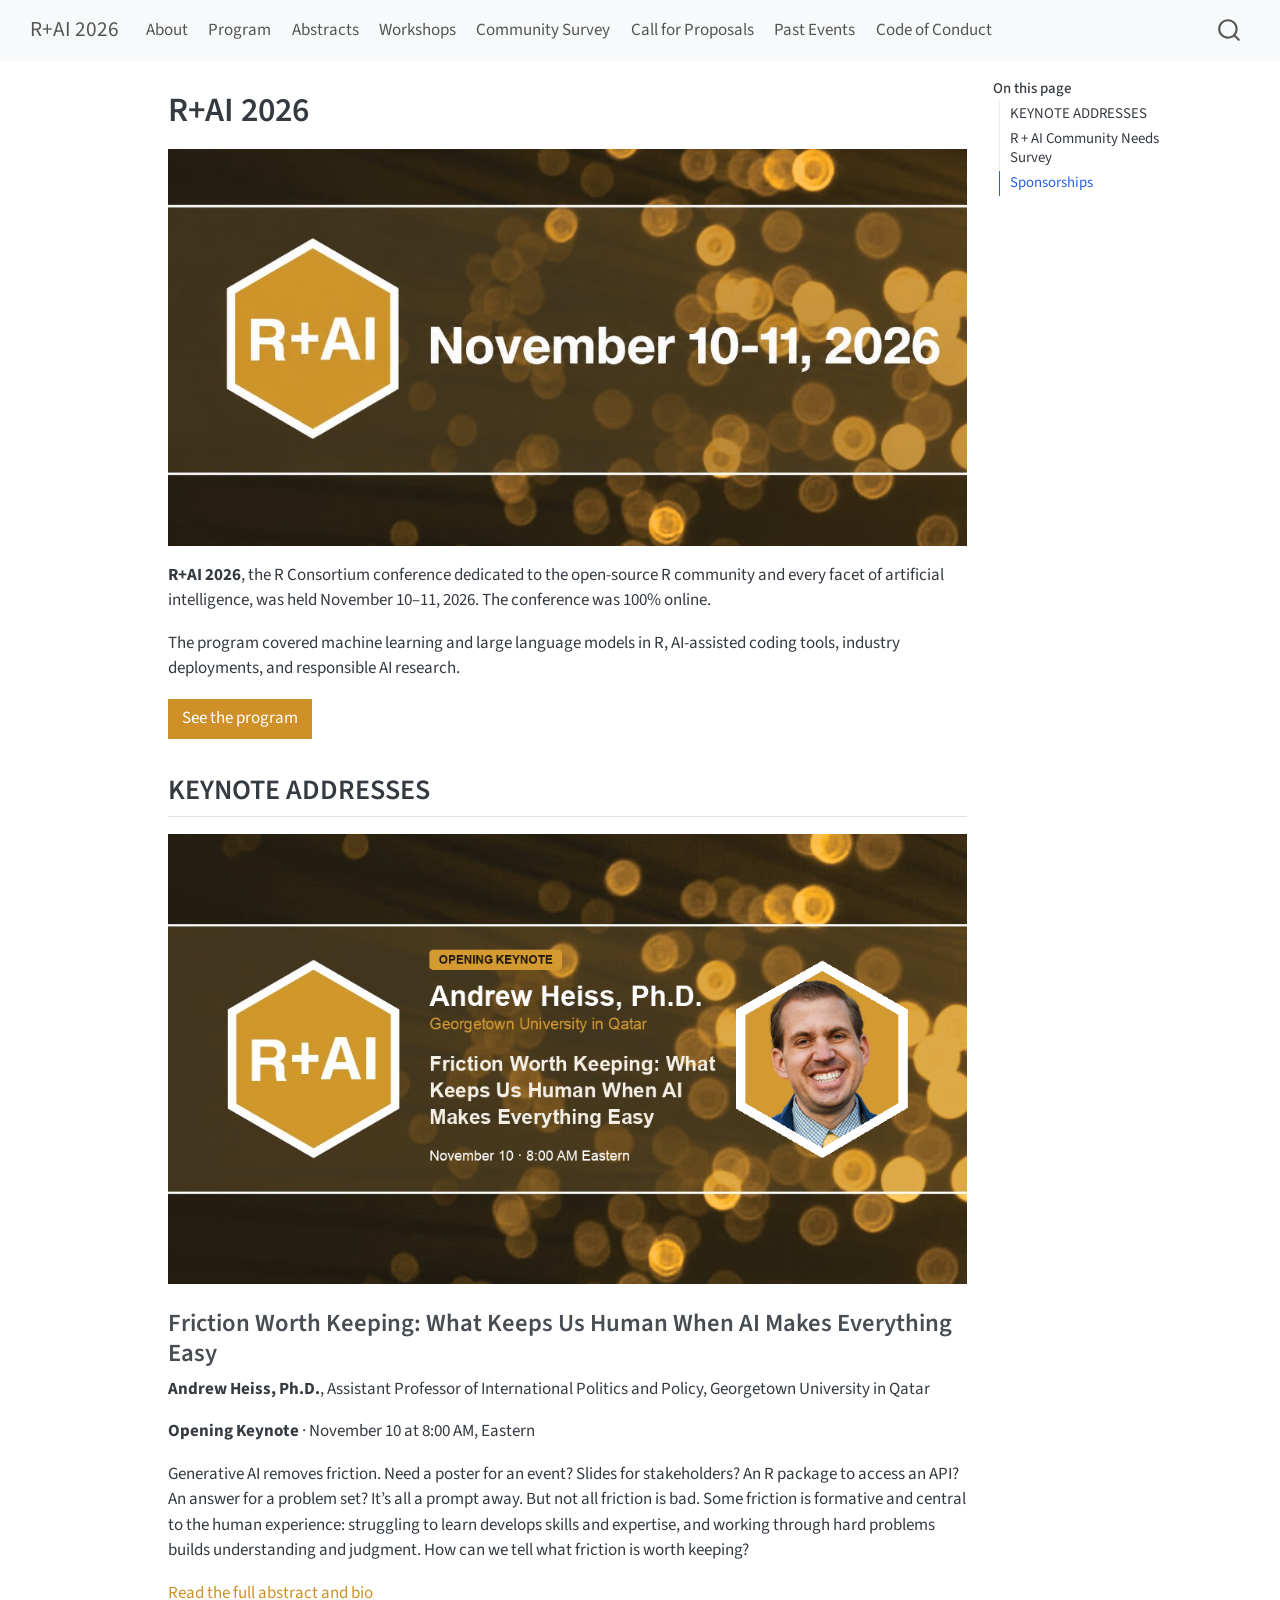
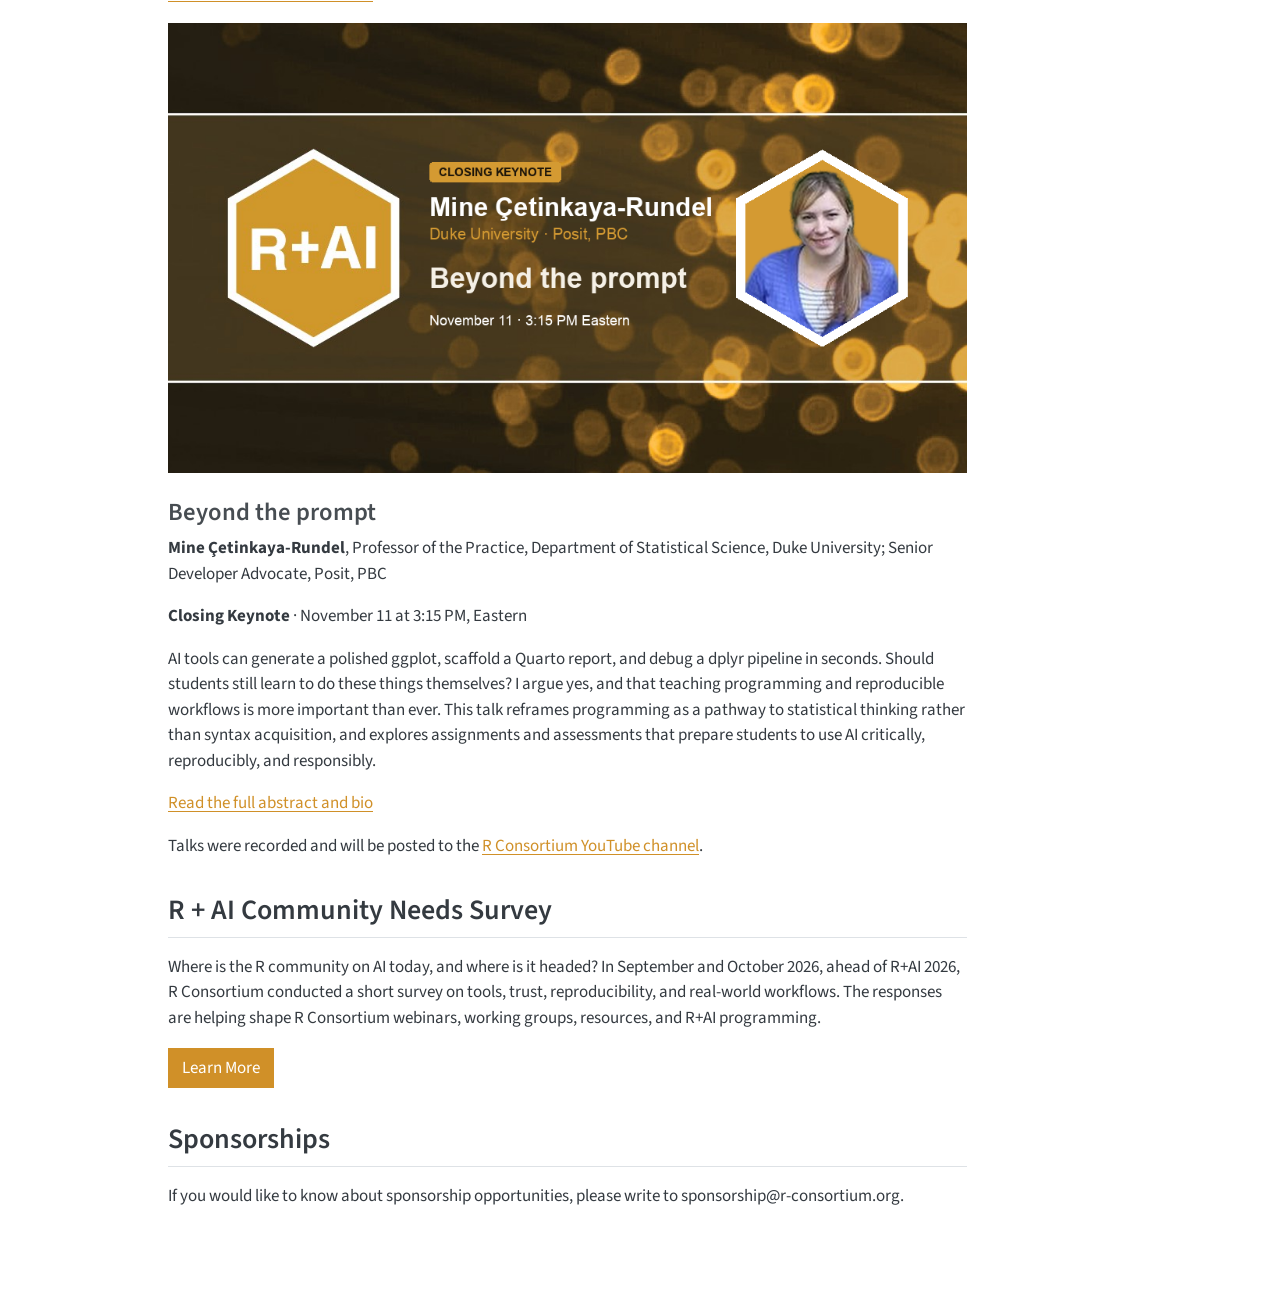
<file: index.html>
<!DOCTYPE html>
<html xmlns="http://www.w3.org/1999/xhtml" lang="en" xml:lang="en"><head>

<meta charset="utf-8">
<meta name="generator" content="quarto-1.11.9">

<meta name="viewport" content="width=device-width, initial-scale=1.0, user-scalable=yes">


<title>R+AI 2026</title>
<style>
/* Default styles provided by pandoc.
** See https://pandoc.org/MANUAL.html#variables-for-html for config info.
*/
span.smallcaps{font-variant: small-caps;}
div.columns{display: flex; gap: 1.5em;}
div.column{flex: auto;}
@media screen {
div.columns{gap: min(4vw, 1.5em);}
div.column{overflow-x: auto;}
}
div.hanging-indent{margin-left: 1.5em; text-indent: -1.5em;}
ul.task-list{list-style: none;}
ul.task-list li input[type="checkbox"] {
  width: 0.8em;
  margin: 0 0.8em 0.2em -1em; /* quarto-specific, see https://github.com/quarto-dev/quarto-cli/issues/4556 */ 
  vertical-align: middle;
}
</style>


<script src="site_libs/quarto-nav/quarto-nav.js"></script>
<script src="site_libs/quarto-nav/headroom.min.js"></script>
<script src="site_libs/clipboard/clipboard.min.js"></script>
<script src="site_libs/quarto-search/autocomplete.umd.js"></script>
<script src="site_libs/quarto-search/fuse.min.js"></script>
<script src="site_libs/quarto-search/quarto-search.js"></script>
<meta name="quarto:offset" content="./">
<link href="./images/favicon.ico" rel="icon">
<script src="site_libs/quarto-html/quarto.js" type="module"></script>
<script src="site_libs/quarto-html/tabsets/tabsets.js" type="module"></script>
<script src="site_libs/quarto-html/scrollable-regions/scrollable-regions.js" type="module"></script>
<script src="site_libs/quarto-html/popper.min.js"></script>
<script src="site_libs/quarto-html/tippy.umd.min.js"></script>
<script src="site_libs/quarto-html/anchor.min.js"></script>
<link href="site_libs/quarto-html/tippy.css" rel="stylesheet">
<link href="site_libs/quarto-html/quarto-syntax-highlighting-63b5708e65d6cd79cd7618c58d0c21e7.css" rel="stylesheet" id="quarto-text-highlighting-styles">
<script src="site_libs/bootstrap/bootstrap.min.js"></script>
<link href="site_libs/bootstrap/bootstrap-icons.css" rel="stylesheet">
<link href="site_libs/bootstrap/bootstrap-8d3ad9c781c51ccd60b292c95058b2c2.min.css" rel="stylesheet" append-hash="true" id="quarto-bootstrap" data-mode="light">
<script id="quarto-search-options" type="application/json">{
  "location": "navbar",
  "copy-button": false,
  "collapse-after": 3,
  "panel-placement": "end",
  "type": "overlay",
  "limit": 50,
  "keyboard-shortcut": [
    "f",
    "/",
    "s"
  ],
  "show-item-context": false,
  "language": {
    "search-no-results-text": "No results",
    "search-matching-documents-text": "matching documents",
    "search-copy-link-title": "Copy link to search",
    "search-hide-matches-text": "Hide additional matches",
    "search-more-match-text": "more match in this document",
    "search-more-matches-text": "more matches in this document",
    "search-clear-button-title": "Clear",
    "search-text-placeholder": "",
    "search-detached-cancel-button-title": "Cancel",
    "search-submit-button-title": "Submit",
    "search-label": "Search"
  }
}</script>
<script async="" src="https://www.googletagmanager.com/gtag/js?id=G-B697SX1BNN"></script>

<script type="text/javascript">

window.dataLayer = window.dataLayer || [];
function gtag(){dataLayer.push(arguments);}
gtag('js', new Date());
gtag('config', 'G-B697SX1BNN', { 'anonymize_ip': true});
</script>


<link rel="stylesheet" href="styles.css">
<meta property="og:title" content="R+AI 2026">
<meta property="og:description" content="">
<meta property="og:image" content="https://rconsortium.github.io/RplusAI_website/images/rplusai-main-images-with-dates.png">
<meta property="og:site_name" content="R+AI 2026">
<meta property="og:image:height" content="509">
<meta property="og:image:width" content="1024">
<meta name="twitter:title" content="R+AI 2026">
<meta name="twitter:description" content="">
<meta name="twitter:image" content="https://rconsortium.github.io/RplusAI_website/images/rplusai-main-images-with-dates.png">
<meta name="twitter:card" content="summary_large_image">
</head>

<body class="nav-fixed quarto-light"><a id="quarto-skip-link" class="visually-hidden-focusable" href="#quarto-document-content">Skip to main content</a>

<div id="quarto-search-results"></div>
  <header id="quarto-header" class="headroom fixed-top">
    <nav class="navbar navbar-expand-lg " data-bs-theme="dark" aria-label="Site">
      <div class="navbar-container container-fluid">
      <div class="navbar-brand-container mx-auto">
    <a class="navbar-brand" href="./index.html">
    <span class="navbar-title">R+AI 2026</span>
    </a>
  </div>
          <button class="navbar-toggler" type="button" data-bs-toggle="collapse" data-bs-target="#navbarCollapse" aria-controls="navbarCollapse" aria-expanded="false" aria-label="Toggle navigation" onclick="if (window.quartoToggleHeadroom) { window.quartoToggleHeadroom(); }">
  <span class="navbar-toggler-icon"></span>
</button>
          <div class="collapse navbar-collapse" id="navbarCollapse">
            <ul class="navbar-nav navbar-nav-scroll me-auto">
  <li class="nav-item">
    <a class="nav-link" href="./about.html"> 
<span class="menu-text">About</span></a>
  </li>  
  <li class="nav-item">
    <a class="nav-link" href="./program.html"> 
<span class="menu-text">Program</span></a>
  </li>  
  <li class="nav-item">
    <a class="nav-link" href="./Abstracts.html"> 
<span class="menu-text">Abstracts</span></a>
  </li>  
  <li class="nav-item">
    <a class="nav-link" href="./workshops.html"> 
<span class="menu-text">Workshops</span></a>
  </li>  
  <li class="nav-item">
    <a class="nav-link" href="./survey.html"> 
<span class="menu-text">Community Survey</span></a>
  </li>  
  <li class="nav-item">
    <a class="nav-link" href="./cfp.html"> 
<span class="menu-text">Call for Proposals</span></a>
  </li>  
  <li class="nav-item">
    <a class="nav-link" href="./Events.html"> 
<span class="menu-text">Past Events</span></a>
  </li>  
  <li class="nav-item">
    <a class="nav-link" href="./attend.html"> 
<span class="menu-text">Code of Conduct</span></a>
  </li>  
</ul>
          </div> <!-- /navcollapse -->
            <div class="quarto-navbar-tools">
</div>
            <div id="quarto-search" class="" title="Search"></div>
      </div> <!-- /container-fluid -->
    </nav>
</header>
<!-- content -->
<div id="quarto-content" class="quarto-container page-columns page-rows-contents page-layout-article page-navbar">
<!-- sidebar -->
<!-- margin-sidebar -->
    <div id="quarto-margin-sidebar" class="sidebar margin-sidebar">
        <nav id="TOC" role="doc-toc" aria-labelledby="toc-title" class="toc-active">
    <h2 id="toc-title">On this page</h2>
   
  <ul>
  <li><a href="#keynote-addresses" id="toc-keynote-addresses" class="nav-link active" data-scroll-target="#keynote-addresses">KEYNOTE ADDRESSES</a>
  <ul class="collapse">
  <li><a href="#friction-worth-keeping-what-keeps-us-human-when-ai-makes-everything-easy" id="toc-friction-worth-keeping-what-keeps-us-human-when-ai-makes-everything-easy" class="nav-link" data-scroll-target="#friction-worth-keeping-what-keeps-us-human-when-ai-makes-everything-easy">Friction Worth Keeping: What Keeps Us Human When AI Makes Everything Easy</a></li>
  <li><a href="#beyond-the-prompt" id="toc-beyond-the-prompt" class="nav-link" data-scroll-target="#beyond-the-prompt">Beyond the prompt</a></li>
  </ul></li>
  <li><a href="#r-ai-community-needs-survey" id="toc-r-ai-community-needs-survey" class="nav-link" data-scroll-target="#r-ai-community-needs-survey">R + AI Community Needs Survey</a></li>
  <li><a href="#sponsorships" id="toc-sponsorships" class="nav-link" data-scroll-target="#sponsorships">Sponsorships</a></li>
  </ul>
</nav>
    </div>
<!-- main -->
<main class="content" id="quarto-document-content" tabindex="-1">

<header id="title-block-header" class="quarto-title-block default">
<div class="quarto-title">
<h1 class="title">R+AI 2026</h1>
</div>



<div class="quarto-title-meta">

    
  
    
  </div>
  


</header>


<p><img src="images/rplusai-main-images-with-dates.png" class="img-fluid"></p>
<p><strong>R+AI 2026</strong>, the R Consortium conference dedicated to the open-source R community and every facet of artificial intelligence, was held November 10–11, 2026. The conference was 100% online.</p>
<p>The program covered machine learning and large language models in R, AI-assisted coding tools, industry deployments, and responsible AI research.</p>
<p><a href="./program.html" class="btn btn-rai-mustard" role="button">See the program</a></p>
<section id="keynote-addresses" class="level2">
<h2 class="anchored" data-anchor-id="keynote-addresses">KEYNOTE ADDRESSES</h2>
<p><a href="./Abstracts.html#andrew-heiss"><img src="images/speaker-cards/andrew-heiss-keynote.png" class="img-fluid" alt="R+AI 2026 Opening Keynote card: Andrew Heiss, Ph.D., Georgetown University in Qatar. Friction Worth Keeping: What Keeps Us Human When AI Makes Everything Easy. November 10, 8:00 AM Eastern."></a></p>
<section id="friction-worth-keeping-what-keeps-us-human-when-ai-makes-everything-easy" class="level3">
<h3 class="anchored" data-anchor-id="friction-worth-keeping-what-keeps-us-human-when-ai-makes-everything-easy">Friction Worth Keeping: What Keeps Us Human When AI Makes Everything Easy</h3>
<p><strong>Andrew Heiss, Ph.D.</strong>, Assistant Professor of International Politics and Policy, Georgetown University in Qatar</p>
<p><strong>Opening Keynote</strong> · November 10 at 8:00 AM, Eastern</p>
<p>Generative AI removes friction. Need a poster for an event? Slides for stakeholders? An R package to access an API? An answer for a problem set? It’s all a prompt away. But not all friction is bad. Some friction is formative and central to the human experience: struggling to learn develops skills and expertise, and working through hard problems builds understanding and judgment. How can we tell what friction is worth keeping?</p>
<p><a href="./Abstracts.html#andrew-heiss">Read the full abstract and bio</a></p>
<p><a href="./Abstracts.html#mine-cetinkaya-rundel"><img src="images/speaker-cards/mine-cetinkaya-rundel-keynote.png" class="img-fluid" alt="R+AI 2026 Closing Keynote card: Mine Çetinkaya-Rundel, Duke University. Beyond the prompt. November 11, 3:15 PM Eastern."></a></p>
</section>
<section id="beyond-the-prompt" class="level3">
<h3 class="anchored" data-anchor-id="beyond-the-prompt">Beyond the prompt</h3>
<p><strong>Mine Çetinkaya-Rundel</strong>, Professor of the Practice, Department of Statistical Science, Duke University; Senior Developer Advocate, Posit, PBC</p>
<p><strong>Closing Keynote</strong> · November 11 at 3:15 PM, Eastern</p>
<p>AI tools can generate a polished ggplot, scaffold a Quarto report, and debug a dplyr pipeline in seconds. Should students still learn to do these things themselves? I argue yes, and that teaching programming and reproducible workflows is more important than ever. This talk reframes programming as a pathway to statistical thinking rather than syntax acquisition, and explores assignments and assessments that prepare students to use AI critically, reproducibly, and responsibly.</p>
<p><a href="./Abstracts.html#mine-cetinkaya-rundel">Read the full abstract and bio</a></p>
<p>Talks were recorded and will be posted to the <a href="https://www.youtube.com/@RConsortium">R Consortium YouTube channel</a>.</p>
</section>
</section>
<section id="r-ai-community-needs-survey" class="level2">
<h2 class="anchored" data-anchor-id="r-ai-community-needs-survey">R + AI Community Needs Survey</h2>
<p>Where is the R community on AI today, and where is it headed? In September and October 2026, ahead of R+AI 2026, R Consortium conducted a short survey on tools, trust, reproducibility, and real-world workflows. The responses are helping shape R Consortium webinars, working groups, resources, and R+AI programming.</p>
<p><a href="./survey.html" class="btn btn-rai-mustard" role="button">Learn More</a></p>
</section>
<section id="sponsorships" class="level2">
<h2 class="anchored" data-anchor-id="sponsorships">Sponsorships</h2>
<p>If you would like to know about sponsorship opportunities, please write to sponsorship@r-consortium.org.</p>


</section>

</main> <!-- /main -->
<script id="quarto-html-after-body" type="application/javascript">
  window.document.addEventListener("DOMContentLoaded", function (event) {
    const icon = "";
    const anchorJS = new window.AnchorJS();
    anchorJS.options = {
      placement: 'right',
      icon: icon
    };
    anchorJS.add('.anchored');
    const isCodeAnnotation = (el) => {
      for (const clz of el.classList) {
        if (clz.startsWith('code-annotation-')) {                     
          return true;
        }
      }
      return false;
    }
    const onCopySuccess = function(e) {
      // button target
      const button = e.trigger;
      // don't keep focus
      button.blur();
      // flash "checked"
      button.classList.add('code-copy-button-checked');
      var currentTitle = button.getAttribute("title");
      button.setAttribute("title", "Copied!");
      let tooltip;
      if (window.bootstrap) {
        button.setAttribute("data-bs-toggle", "tooltip");
        button.setAttribute("data-bs-placement", "left");
        button.setAttribute("data-bs-title", "Copied!");
        tooltip = new bootstrap.Tooltip(button, 
          { trigger: "manual", 
            customClass: "code-copy-button-tooltip",
            offset: [0, -8]});
        tooltip.show();    
      }
      setTimeout(function() {
        if (tooltip) {
          tooltip.hide();
          button.removeAttribute("data-bs-title");
          button.removeAttribute("data-bs-toggle");
          button.removeAttribute("data-bs-placement");
        }
        button.setAttribute("title", currentTitle);
        button.classList.remove('code-copy-button-checked');
      }, 1000);
      // clear code selection
      e.clearSelection();
    }
    const getTextToCopy = function(trigger) {
      const outerScaffold = trigger.parentElement.cloneNode(true);
      const codeEl = outerScaffold.querySelector('code');
      for (const childEl of codeEl.children) {
        if (isCodeAnnotation(childEl)) {
          childEl.remove();
        }
      }
      return codeEl.innerText;
    }
    const clipboard = new window.ClipboardJS('.code-copy-button:not([data-in-quarto-modal])', {
      text: getTextToCopy
    });
    clipboard.on('success', onCopySuccess);
    if (window.document.getElementById('quarto-embedded-source-code-modal')) {
      const clipboardModal = new window.ClipboardJS('.code-copy-button[data-in-quarto-modal]', {
        text: getTextToCopy,
        container: window.document.getElementById('quarto-embedded-source-code-modal')
      });
      clipboardModal.on('success', onCopySuccess);
    }
      var localhostRegex = new RegExp(/^(?:http|https):\/\/localhost\:?[0-9]*\//);
      var mailtoRegex = new RegExp(/^mailto:/);
        var filterRegex = new RegExp("https:\/\/rconsortium\.github\.io\/RplusAI_website\/");
      var isInternal = (href) => {
          return filterRegex.test(href) || localhostRegex.test(href) || mailtoRegex.test(href);
      }
      // Inspect non-navigation links and adorn them if external
      window.quartoDecorateExternalLinks = function (root) {
     var links = (root || window.document).querySelectorAll('a[href]:not(.nav-link):not(.navbar-brand):not(.toc-action):not(.sidebar-link):not(.sidebar-item-toggle):not(.pagination-link):not(.no-external):not([aria-hidden]):not(.dropdown-item):not(.quarto-navigation-tool):not(.about-link)');
      for (var i=0; i<links.length; i++) {
        const link = links[i];
        if (!isInternal(link.href)) {
          // undo the damage that might have been done by quarto-nav.js in the case of
          // links that we want to consider external
          if (link.dataset.originalHref !== undefined) {
            link.href = link.dataset.originalHref;
          }
          if (!link.classList.contains('no-external-icon')) {
          }
        }
      }
      };
      window.quartoDecorateExternalLinks(window.document);
    // Esc closes the popup (WCAG 1.4.13) and focus leaving both trigger and
    // popup closes it (WCAG 2.4.11); tippy handles neither for interactive popups.
    const hideOnEscAndFocusOut = {
      name: 'hideOnEscAndFocusOut',
      defaultValue: true,
      fn(instance) {
        const dismiss = () => {
          // A show scheduled by the trigger delay would otherwise reopen it
          instance.clearDelayTimeouts();
          instance.hide();
        };
        const onKeyDown = (event) => {
          if (event.key !== 'Escape') {
            return;
          }
          // Keep Esc from also reaching page handlers (e.g. reveal.js overview),
          // except an open reveal.js slide menu, which Esc should close too.
          // The menu handles keys only when its keyboard option is on.
          const menuHandlesEsc = window.Reveal?.getPlugin?.('menu')?.isOpen() &&
            window.Reveal.getConfig().menu?.keyboard !== false;
          if (!menuHandlesEsc) {
            event.stopPropagation();
          }
          if (instance.popper.contains(window.document.activeElement)) {
            // Disabled while refocusing so the focus trigger does not reopen it
            instance.disable();
            instance.reference.focus();
            instance.enable();
          }
          dismiss();
        };
        const onFocusOut = (event) => {
          const target = event.relatedTarget;
          if (target && !instance.reference.contains(target) &&
              !instance.popper.contains(target)) {
            dismiss();
          }
        };
        // On the trigger too: a click trigger (code-annotations: select) has no
        // blur handling. Attached for the instance's lifetime so leaving the
        // trigger also cancels a show still pending on the trigger delay.
        instance.reference.addEventListener('focusout', onFocusOut);
        return {
          onShow() {
            window.document.addEventListener('keydown', onKeyDown, true);
            instance.popper.addEventListener('focusout', onFocusOut);
          },
          onHide() {
            window.document.removeEventListener('keydown', onKeyDown, true);
            instance.popper.removeEventListener('focusout', onFocusOut);
          },
          onDestroy() {
            instance.reference.removeEventListener('focusout', onFocusOut);
          },
        };
      },
    };
    function tippyHover(el, contentFn, onTriggerFn, onUntriggerFn) {
      const config = {
        allowHTML: true,
        maxWidth: 500,
        delay: 100,
        arrow: false,
        appendTo: function(el) {
            return el.parentElement;
        },
        interactive: true,
        interactiveBorder: 10,
        theme: 'quarto',
        placement: 'bottom-start',
        plugins: [hideOnEscAndFocusOut],
      };
      if (contentFn) {
        config.content = contentFn;
      }
      if (onTriggerFn) {
        config.onTrigger = onTriggerFn;
      }
      if (onUntriggerFn) {
        config.onUntrigger = onUntriggerFn;
      }
      window.tippy(el, config); 
    }
    const noterefs = window.document.querySelectorAll('a[role="doc-noteref"]');
    for (var i=0; i<noterefs.length; i++) {
      const ref = noterefs[i];
      tippyHover(ref, function() {
        // use id or data attribute instead here
        let href = ref.getAttribute('data-footnote-href') || ref.getAttribute('href');
        try { href = new URL(href).hash; } catch {}
        const id = href.replace(/^#\/?/, "");
        const note = window.document.getElementById(id);
        if (note) {
          return note.innerHTML;
        } else {
          return "";
        }
      });
    }
    const xrefs = window.document.querySelectorAll('a.quarto-xref');
    const processXRef = (id, note) => {
      // Strip column container classes
      const stripColumnClz = (el) => {
        el.classList.remove("page-full", "page-columns");
        if (el.children) {
          for (const child of el.children) {
            stripColumnClz(child);
          }
        }
      }
      stripColumnClz(note)
      if (id === null || id.startsWith('sec-')) {
        // Special case sections, only their first couple elements
        const container = document.createElement("div");
        if (note.children && note.children.length > 2) {
          container.appendChild(note.children[0].cloneNode(true));
          for (let i = 1; i < note.children.length; i++) {
            const child = note.children[i];
            if (child.tagName === "P" && child.innerText === "") {
              continue;
            } else {
              container.appendChild(child.cloneNode(true));
              break;
            }
          }
          if (window.Quarto?.typesetMath) {
            window.Quarto.typesetMath(container);
          }
          return container.innerHTML
        } else {
          if (window.Quarto?.typesetMath) {
            window.Quarto.typesetMath(note);
          }
          return note.innerHTML;
        }
      } else {
        // Remove any anchor links if they are present
        const anchorLink = note.querySelector('a.anchorjs-link');
        if (anchorLink) {
          anchorLink.remove();
        }
        if (window.Quarto?.typesetMath) {
          window.Quarto.typesetMath(note);
        }
        if (note.classList.contains("callout")) {
          return note.outerHTML;
        } else {
          return note.innerHTML;
        }
      }
    }
    for (var i=0; i<xrefs.length; i++) {
      const xref = xrefs[i];
      tippyHover(xref, undefined, function(instance) {
        instance.disable();
        let url = xref.getAttribute('href');
        let hash = undefined; 
        if (url.startsWith('#')) {
          hash = url;
        } else {
          try { hash = new URL(url).hash; } catch {}
        }
        if (hash) {
          const id = hash.replace(/^#\/?/, "");
          const note = window.document.getElementById(id);
          if (note !== null) {
            try {
              const html = processXRef(id, note.cloneNode(true));
              instance.setContent(html);
            } finally {
              instance.enable();
              instance.show();
            }
          } else {
            // See if we can fetch this
            fetch(url.split('#')[0])
            .then(res => res.text())
            .then(html => {
              const parser = new DOMParser();
              const htmlDoc = parser.parseFromString(html, "text/html");
              const note = htmlDoc.getElementById(id);
              if (note !== null) {
                const html = processXRef(id, note);
                instance.setContent(html);
              } 
            }).finally(() => {
              instance.enable();
              instance.show();
            });
          }
        } else {
          // See if we can fetch a full url (with no hash to target)
          // This is a special case and we should probably do some content thinning / targeting
          fetch(url)
          .then(res => res.text())
          .then(html => {
            const parser = new DOMParser();
            const htmlDoc = parser.parseFromString(html, "text/html");
            const note = htmlDoc.querySelector('main.content');
            if (note !== null) {
              // This should only happen for chapter cross references
              // (since there is no id in the URL)
              // remove the first header
              if (note.children.length > 0 && note.children[0].tagName === "HEADER") {
                note.children[0].remove();
              }
              const html = processXRef(null, note);
              instance.setContent(html);
            } 
          }).finally(() => {
            instance.enable();
            instance.show();
          });
        }
      }, function(instance) {
      });
    }
        let selectedAnnoteEl;
        const selectorForAnnotation = ( cell, annotation) => {
          let cellAttr = 'data-code-cell="' + cell + '"';
          let lineAttr = 'data-code-annotation="' +  annotation + '"';
          const selector = 'span[' + cellAttr + '][' + lineAttr + ']';
          return selector;
        }
        const selectCodeLines = (annoteEl) => {
          const doc = window.document;
          const targetCell = annoteEl.getAttribute("data-target-cell");
          const targetAnnotation = annoteEl.getAttribute("data-target-annotation");
          const annoteSpan = window.document.querySelector(selectorForAnnotation(targetCell, targetAnnotation));
          const lines = annoteSpan.getAttribute("data-code-lines").split(",");
          const lineIds = lines.map((line) => {
            return targetCell + "-" + line;
          })
          // Each band is positioned against its own containing block, which is
          // not the offsetParent of the lines, so place it from client rects.
          const placeBand = (band, firstEl, lastEl, codeBlock) => {
            const container = band.offsetParent;
            if (container === null) {
              return;
            }
            const containerRect = container.getBoundingClientRect();
            // Reveal.js scales slides with a transform, so convert client
            // pixels back to the CSS pixels of the container.
            const scale = containerRect.height / container.offsetHeight || 1;
            const firstRect = firstEl.getBoundingClientRect();
            const lastRect = lastEl.getBoundingClientRect();
            const top = (firstRect.top - containerRect.top) / scale - container.clientTop + container.scrollTop;
            const height = (lastRect.bottom - firstRect.top) / scale;
            band.style.top = top - 2 + "px";
            band.style.height = height + 4 + "px";
            if (codeBlock) {
              // Without the copy button wrapper, the containing block is wider
              // than the code block, so span the code block explicitly.
              const blockRect = codeBlock.getBoundingClientRect();
              band.style.left = (blockRect.left - containerRect.left) / scale - container.clientLeft + container.scrollLeft + "px";
              band.style.width = blockRect.width / scale + "px";
            }
          };
          if (lineIds.length > 0) {
            const el = window.document.getElementById(lineIds[0]);
            const lastEl = window.document.getElementById(lineIds[lineIds.length - 1]);
            const parent = el.parentElement.parentElement;
            // cook up a div (if necessary) and position it
            let div = window.document.getElementById("code-annotation-line-highlight");
            if (div === null) {
              div = window.document.createElement("div");
              div.setAttribute("id", "code-annotation-line-highlight");
              div.style.position = 'absolute';
              parent.appendChild(div);
            }
            placeBand(div, el, lastEl, parent.closest("div.sourceCode") || parent);
            let gutterDiv = window.document.getElementById("code-annotation-line-highlight-gutter");
            if (gutterDiv === null) {
              gutterDiv = window.document.createElement("div");
              gutterDiv.setAttribute("id", "code-annotation-line-highlight-gutter");
              gutterDiv.style.position = 'absolute';
              const codeCell = window.document.getElementById(targetCell);
              const gutter = codeCell.querySelector('.code-annotation-gutter');
              gutter.appendChild(gutterDiv);
            }
            placeBand(gutterDiv, el, lastEl);
            selectedAnnoteEl = annoteEl;
          }
        };
        const unselectCodeLines = () => {
          const elementsIds = ["code-annotation-line-highlight", "code-annotation-line-highlight-gutter"];
          elementsIds.forEach((elId) => {
            const div = window.document.getElementById(elId);
            if (div) {
              div.remove();
            }
          });
          selectedAnnoteEl = undefined;
        };
          // Handle positioning of the toggle
      window.addEventListener(
        "resize",
        throttle(() => {
          elRect = undefined;
          if (selectedAnnoteEl) {
            selectCodeLines(selectedAnnoteEl);
          }
        }, 10)
      );
      function throttle(fn, ms) {
      let throttle = false;
      let timer;
        return (...args) => {
          if(!throttle) { // first call gets through
              fn.apply(this, args);
              throttle = true;
          } else { // all the others get throttled
              if(timer) clearTimeout(timer); // cancel #2
              timer = setTimeout(() => {
                fn.apply(this, args);
                timer = throttle = false;
              }, ms);
          }
        };
      }
        // Attach click handler to the DT
        const annoteDls = window.document.querySelectorAll('dt[data-target-cell]');
        for (const annoteDlNode of annoteDls) {
          annoteDlNode.addEventListener('click', (event) => {
            const clickedEl = event.target;
            if (clickedEl !== selectedAnnoteEl) {
              unselectCodeLines();
              const activeEl = window.document.querySelector('dt[data-target-cell].code-annotation-active');
              if (activeEl) {
                activeEl.classList.remove('code-annotation-active');
              }
              selectCodeLines(clickedEl);
              clickedEl.classList.add('code-annotation-active');
            } else {
              // Unselect the line
              unselectCodeLines();
              clickedEl.classList.remove('code-annotation-active');
            }
          });
        }
    const findCites = (el) => {
      const parentEl = el.parentElement;
      if (parentEl) {
        const cites = parentEl.dataset.cites;
        if (cites) {
          return {
            el,
            cites: cites.split(' ')
          };
        } else {
          return findCites(el.parentElement)
        }
      } else {
        return undefined;
      }
    };
    var bibliorefs = window.document.querySelectorAll('a[role="doc-biblioref"]');
    for (var i=0; i<bibliorefs.length; i++) {
      const ref = bibliorefs[i];
      const citeInfo = findCites(ref);
      if (citeInfo) {
        tippyHover(citeInfo.el, function() {
          var popup = window.document.createElement('div');
          citeInfo.cites.forEach(function(cite) {
            var citeDiv = window.document.createElement('div');
            citeDiv.classList.add('hanging-indent');
            citeDiv.classList.add('csl-entry');
            var biblioDiv = window.document.getElementById('ref-' + cite);
            if (biblioDiv) {
              citeDiv.innerHTML = biblioDiv.innerHTML;
            }
            popup.appendChild(citeDiv);
          });
          return popup.innerHTML;
        });
      }
    }
  });
  </script>
  <script type="application/javascript">
  window.quartoScrollableRegionsLabels = {"code":"Scrollable code","output":"Scrollable output"};
  </script>
</div> <!-- /content -->




</body></html>
</file>
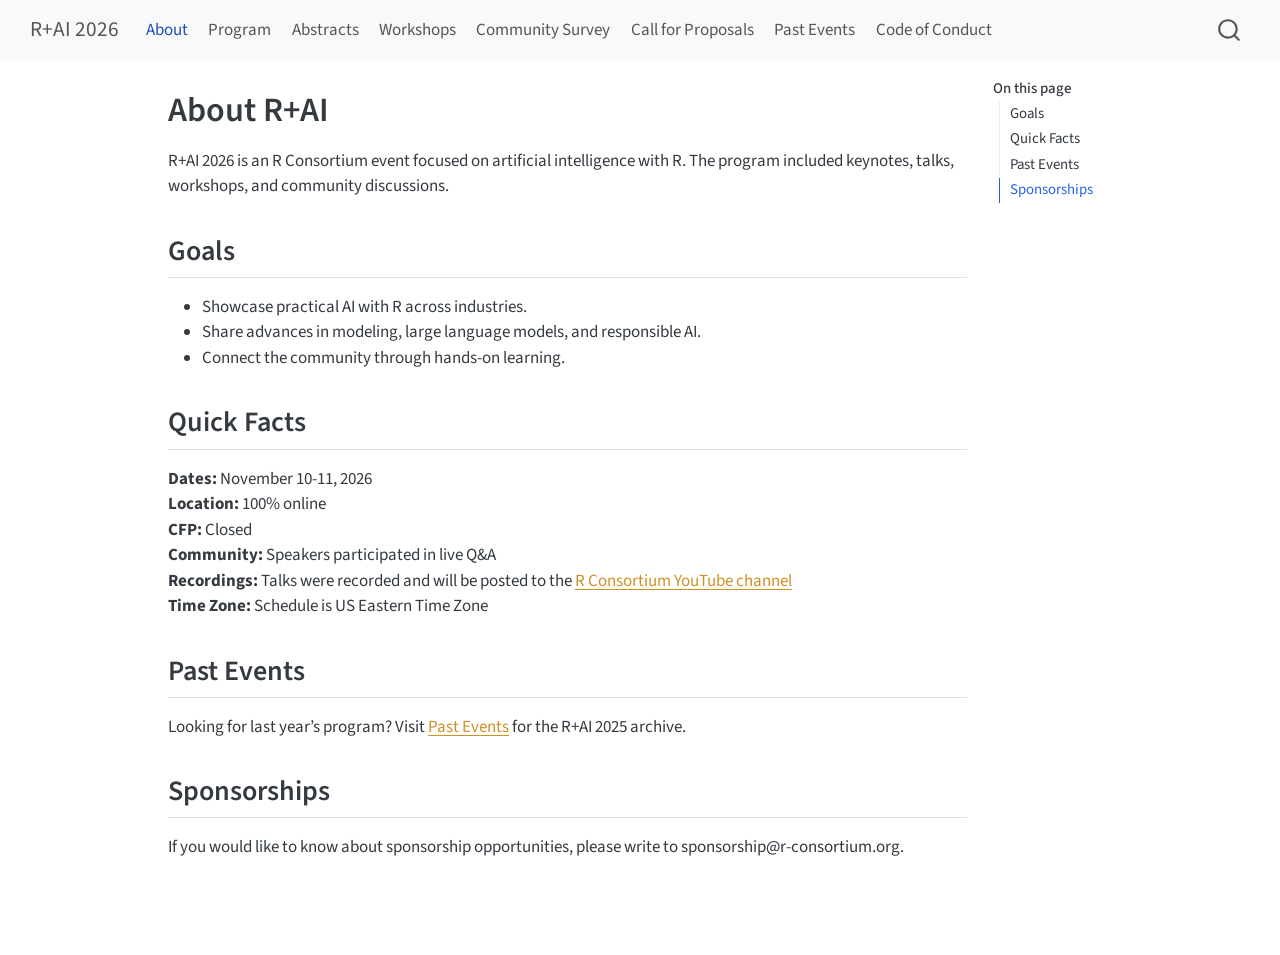
<file: about.html>
<!DOCTYPE html>
<html xmlns="http://www.w3.org/1999/xhtml" lang="en" xml:lang="en"><head>

<meta charset="utf-8">
<meta name="generator" content="quarto-1.11.9">

<meta name="viewport" content="width=device-width, initial-scale=1.0, user-scalable=yes">


<title>About R+AI – R+AI 2026</title>
<style>
/* Default styles provided by pandoc.
** See https://pandoc.org/MANUAL.html#variables-for-html for config info.
*/
span.smallcaps{font-variant: small-caps;}
div.columns{display: flex; gap: 1.5em;}
div.column{flex: auto;}
@media screen {
div.columns{gap: min(4vw, 1.5em);}
div.column{overflow-x: auto;}
}
div.hanging-indent{margin-left: 1.5em; text-indent: -1.5em;}
ul.task-list{list-style: none;}
ul.task-list li input[type="checkbox"] {
  width: 0.8em;
  margin: 0 0.8em 0.2em -1em; /* quarto-specific, see https://github.com/quarto-dev/quarto-cli/issues/4556 */ 
  vertical-align: middle;
}
</style>


<script src="site_libs/quarto-nav/quarto-nav.js"></script>
<script src="site_libs/quarto-nav/headroom.min.js"></script>
<script src="site_libs/clipboard/clipboard.min.js"></script>
<script src="site_libs/quarto-search/autocomplete.umd.js"></script>
<script src="site_libs/quarto-search/fuse.min.js"></script>
<script src="site_libs/quarto-search/quarto-search.js"></script>
<meta name="quarto:offset" content="./">
<link href="./images/favicon.ico" rel="icon">
<script src="site_libs/quarto-html/quarto.js" type="module"></script>
<script src="site_libs/quarto-html/tabsets/tabsets.js" type="module"></script>
<script src="site_libs/quarto-html/scrollable-regions/scrollable-regions.js" type="module"></script>
<script src="site_libs/quarto-html/popper.min.js"></script>
<script src="site_libs/quarto-html/tippy.umd.min.js"></script>
<script src="site_libs/quarto-html/anchor.min.js"></script>
<link href="site_libs/quarto-html/tippy.css" rel="stylesheet">
<link href="site_libs/quarto-html/quarto-syntax-highlighting-63b5708e65d6cd79cd7618c58d0c21e7.css" rel="stylesheet" id="quarto-text-highlighting-styles">
<script src="site_libs/bootstrap/bootstrap.min.js"></script>
<link href="site_libs/bootstrap/bootstrap-icons.css" rel="stylesheet">
<link href="site_libs/bootstrap/bootstrap-8d3ad9c781c51ccd60b292c95058b2c2.min.css" rel="stylesheet" append-hash="true" id="quarto-bootstrap" data-mode="light">
<script id="quarto-search-options" type="application/json">{
  "location": "navbar",
  "copy-button": false,
  "collapse-after": 3,
  "panel-placement": "end",
  "type": "overlay",
  "limit": 50,
  "keyboard-shortcut": [
    "f",
    "/",
    "s"
  ],
  "show-item-context": false,
  "language": {
    "search-no-results-text": "No results",
    "search-matching-documents-text": "matching documents",
    "search-copy-link-title": "Copy link to search",
    "search-hide-matches-text": "Hide additional matches",
    "search-more-match-text": "more match in this document",
    "search-more-matches-text": "more matches in this document",
    "search-clear-button-title": "Clear",
    "search-text-placeholder": "",
    "search-detached-cancel-button-title": "Cancel",
    "search-submit-button-title": "Submit",
    "search-label": "Search"
  }
}</script>
<script async="" src="https://www.googletagmanager.com/gtag/js?id=G-B697SX1BNN"></script>

<script type="text/javascript">

window.dataLayer = window.dataLayer || [];
function gtag(){dataLayer.push(arguments);}
gtag('js', new Date());
gtag('config', 'G-B697SX1BNN', { 'anonymize_ip': true});
</script>


<link rel="stylesheet" href="styles.css">
<meta property="og:title" content="About R+AI – R+AI 2026">
<meta property="og:description" content="">
<meta property="og:image" content="https://rconsortium.github.io/RplusAI_website/images/rplusai-main-images-with-dates.png">
<meta property="og:site_name" content="R+AI 2026">
<meta property="og:image:height" content="509">
<meta property="og:image:width" content="1024">
<meta name="twitter:title" content="About R+AI – R+AI 2026">
<meta name="twitter:description" content="">
<meta name="twitter:image" content="https://rconsortium.github.io/RplusAI_website/images/rplusai-main-images-with-dates.png">
<meta name="twitter:card" content="summary_large_image">
</head>

<body class="nav-fixed quarto-light"><a id="quarto-skip-link" class="visually-hidden-focusable" href="#quarto-document-content">Skip to main content</a>

<div id="quarto-search-results"></div>
  <header id="quarto-header" class="headroom fixed-top">
    <nav class="navbar navbar-expand-lg " data-bs-theme="dark" aria-label="Site">
      <div class="navbar-container container-fluid">
      <div class="navbar-brand-container mx-auto">
    <a class="navbar-brand" href="./index.html">
    <span class="navbar-title">R+AI 2026</span>
    </a>
  </div>
          <button class="navbar-toggler" type="button" data-bs-toggle="collapse" data-bs-target="#navbarCollapse" aria-controls="navbarCollapse" aria-expanded="false" aria-label="Toggle navigation" onclick="if (window.quartoToggleHeadroom) { window.quartoToggleHeadroom(); }">
  <span class="navbar-toggler-icon"></span>
</button>
          <div class="collapse navbar-collapse" id="navbarCollapse">
            <ul class="navbar-nav navbar-nav-scroll me-auto">
  <li class="nav-item">
    <a class="nav-link active" href="./about.html" aria-current="page"> 
<span class="menu-text">About</span></a>
  </li>  
  <li class="nav-item">
    <a class="nav-link" href="./program.html"> 
<span class="menu-text">Program</span></a>
  </li>  
  <li class="nav-item">
    <a class="nav-link" href="./Abstracts.html"> 
<span class="menu-text">Abstracts</span></a>
  </li>  
  <li class="nav-item">
    <a class="nav-link" href="./workshops.html"> 
<span class="menu-text">Workshops</span></a>
  </li>  
  <li class="nav-item">
    <a class="nav-link" href="./survey.html"> 
<span class="menu-text">Community Survey</span></a>
  </li>  
  <li class="nav-item">
    <a class="nav-link" href="./cfp.html"> 
<span class="menu-text">Call for Proposals</span></a>
  </li>  
  <li class="nav-item">
    <a class="nav-link" href="./Events.html"> 
<span class="menu-text">Past Events</span></a>
  </li>  
  <li class="nav-item">
    <a class="nav-link" href="./attend.html"> 
<span class="menu-text">Code of Conduct</span></a>
  </li>  
</ul>
          </div> <!-- /navcollapse -->
            <div class="quarto-navbar-tools">
</div>
            <div id="quarto-search" class="" title="Search"></div>
      </div> <!-- /container-fluid -->
    </nav>
</header>
<!-- content -->
<div id="quarto-content" class="quarto-container page-columns page-rows-contents page-layout-article page-navbar">
<!-- sidebar -->
<!-- margin-sidebar -->
    <div id="quarto-margin-sidebar" class="sidebar margin-sidebar">
        <nav id="TOC" role="doc-toc" aria-labelledby="toc-title" class="toc-active">
    <h2 id="toc-title">On this page</h2>
   
  <ul>
  <li><a href="#goals" id="toc-goals" class="nav-link active" data-scroll-target="#goals">Goals</a></li>
  <li><a href="#quick-facts" id="toc-quick-facts" class="nav-link" data-scroll-target="#quick-facts">Quick Facts</a></li>
  <li><a href="#past-events" id="toc-past-events" class="nav-link" data-scroll-target="#past-events">Past Events</a></li>
  <li><a href="#sponsorships" id="toc-sponsorships" class="nav-link" data-scroll-target="#sponsorships">Sponsorships</a></li>
  </ul>
</nav>
    </div>
<!-- main -->
<main class="content" id="quarto-document-content" tabindex="-1">

<header id="title-block-header" class="quarto-title-block default">
<div class="quarto-title">
<h1 class="title">About R+AI</h1>
</div>



<div class="quarto-title-meta">

    
  
    
  </div>
  


</header>


<p>R+AI 2026 is an R Consortium event focused on artificial intelligence with R. The program included keynotes, talks, workshops, and community discussions.</p>
<section id="goals" class="level2">
<h2 class="anchored" data-anchor-id="goals">Goals</h2>
<ul>
<li>Showcase practical AI with R across industries.</li>
<li>Share advances in modeling, large language models, and responsible AI.</li>
<li>Connect the community through hands-on learning.</li>
</ul>
</section>
<section id="quick-facts" class="level2">
<h2 class="anchored" data-anchor-id="quick-facts">Quick Facts</h2>
<p><strong>Dates:</strong> November 10-11, 2026<br>
<strong>Location:</strong> 100% online<br>
<strong>CFP:</strong> Closed<br>
<strong>Community:</strong> Speakers participated in live Q&amp;A<br>
<strong>Recordings:</strong> Talks were recorded and will be posted to the <a href="https://www.youtube.com/@RConsortium">R Consortium YouTube channel</a><br>
<strong>Time Zone:</strong> Schedule is US Eastern Time Zone</p>
</section>
<section id="past-events" class="level2">
<h2 class="anchored" data-anchor-id="past-events">Past Events</h2>
<p>Looking for last year’s program? Visit <a href="./Events.html">Past Events</a> for the R+AI 2025 archive.</p>
</section>
<section id="sponsorships" class="level2">
<h2 class="anchored" data-anchor-id="sponsorships">Sponsorships</h2>
<p>If you would like to know about sponsorship opportunities, please write to sponsorship@r-consortium.org.</p>


</section>

</main> <!-- /main -->
<script id="quarto-html-after-body" type="application/javascript">
  window.document.addEventListener("DOMContentLoaded", function (event) {
    const icon = "";
    const anchorJS = new window.AnchorJS();
    anchorJS.options = {
      placement: 'right',
      icon: icon
    };
    anchorJS.add('.anchored');
    const isCodeAnnotation = (el) => {
      for (const clz of el.classList) {
        if (clz.startsWith('code-annotation-')) {                     
          return true;
        }
      }
      return false;
    }
    const onCopySuccess = function(e) {
      // button target
      const button = e.trigger;
      // don't keep focus
      button.blur();
      // flash "checked"
      button.classList.add('code-copy-button-checked');
      var currentTitle = button.getAttribute("title");
      button.setAttribute("title", "Copied!");
      let tooltip;
      if (window.bootstrap) {
        button.setAttribute("data-bs-toggle", "tooltip");
        button.setAttribute("data-bs-placement", "left");
        button.setAttribute("data-bs-title", "Copied!");
        tooltip = new bootstrap.Tooltip(button, 
          { trigger: "manual", 
            customClass: "code-copy-button-tooltip",
            offset: [0, -8]});
        tooltip.show();    
      }
      setTimeout(function() {
        if (tooltip) {
          tooltip.hide();
          button.removeAttribute("data-bs-title");
          button.removeAttribute("data-bs-toggle");
          button.removeAttribute("data-bs-placement");
        }
        button.setAttribute("title", currentTitle);
        button.classList.remove('code-copy-button-checked');
      }, 1000);
      // clear code selection
      e.clearSelection();
    }
    const getTextToCopy = function(trigger) {
      const outerScaffold = trigger.parentElement.cloneNode(true);
      const codeEl = outerScaffold.querySelector('code');
      for (const childEl of codeEl.children) {
        if (isCodeAnnotation(childEl)) {
          childEl.remove();
        }
      }
      return codeEl.innerText;
    }
    const clipboard = new window.ClipboardJS('.code-copy-button:not([data-in-quarto-modal])', {
      text: getTextToCopy
    });
    clipboard.on('success', onCopySuccess);
    if (window.document.getElementById('quarto-embedded-source-code-modal')) {
      const clipboardModal = new window.ClipboardJS('.code-copy-button[data-in-quarto-modal]', {
        text: getTextToCopy,
        container: window.document.getElementById('quarto-embedded-source-code-modal')
      });
      clipboardModal.on('success', onCopySuccess);
    }
      var localhostRegex = new RegExp(/^(?:http|https):\/\/localhost\:?[0-9]*\//);
      var mailtoRegex = new RegExp(/^mailto:/);
        var filterRegex = new RegExp("https:\/\/rconsortium\.github\.io\/RplusAI_website\/");
      var isInternal = (href) => {
          return filterRegex.test(href) || localhostRegex.test(href) || mailtoRegex.test(href);
      }
      // Inspect non-navigation links and adorn them if external
      window.quartoDecorateExternalLinks = function (root) {
     var links = (root || window.document).querySelectorAll('a[href]:not(.nav-link):not(.navbar-brand):not(.toc-action):not(.sidebar-link):not(.sidebar-item-toggle):not(.pagination-link):not(.no-external):not([aria-hidden]):not(.dropdown-item):not(.quarto-navigation-tool):not(.about-link)');
      for (var i=0; i<links.length; i++) {
        const link = links[i];
        if (!isInternal(link.href)) {
          // undo the damage that might have been done by quarto-nav.js in the case of
          // links that we want to consider external
          if (link.dataset.originalHref !== undefined) {
            link.href = link.dataset.originalHref;
          }
          if (!link.classList.contains('no-external-icon')) {
          }
        }
      }
      };
      window.quartoDecorateExternalLinks(window.document);
    // Esc closes the popup (WCAG 1.4.13) and focus leaving both trigger and
    // popup closes it (WCAG 2.4.11); tippy handles neither for interactive popups.
    const hideOnEscAndFocusOut = {
      name: 'hideOnEscAndFocusOut',
      defaultValue: true,
      fn(instance) {
        const dismiss = () => {
          // A show scheduled by the trigger delay would otherwise reopen it
          instance.clearDelayTimeouts();
          instance.hide();
        };
        const onKeyDown = (event) => {
          if (event.key !== 'Escape') {
            return;
          }
          // Keep Esc from also reaching page handlers (e.g. reveal.js overview),
          // except an open reveal.js slide menu, which Esc should close too.
          // The menu handles keys only when its keyboard option is on.
          const menuHandlesEsc = window.Reveal?.getPlugin?.('menu')?.isOpen() &&
            window.Reveal.getConfig().menu?.keyboard !== false;
          if (!menuHandlesEsc) {
            event.stopPropagation();
          }
          if (instance.popper.contains(window.document.activeElement)) {
            // Disabled while refocusing so the focus trigger does not reopen it
            instance.disable();
            instance.reference.focus();
            instance.enable();
          }
          dismiss();
        };
        const onFocusOut = (event) => {
          const target = event.relatedTarget;
          if (target && !instance.reference.contains(target) &&
              !instance.popper.contains(target)) {
            dismiss();
          }
        };
        // On the trigger too: a click trigger (code-annotations: select) has no
        // blur handling. Attached for the instance's lifetime so leaving the
        // trigger also cancels a show still pending on the trigger delay.
        instance.reference.addEventListener('focusout', onFocusOut);
        return {
          onShow() {
            window.document.addEventListener('keydown', onKeyDown, true);
            instance.popper.addEventListener('focusout', onFocusOut);
          },
          onHide() {
            window.document.removeEventListener('keydown', onKeyDown, true);
            instance.popper.removeEventListener('focusout', onFocusOut);
          },
          onDestroy() {
            instance.reference.removeEventListener('focusout', onFocusOut);
          },
        };
      },
    };
    function tippyHover(el, contentFn, onTriggerFn, onUntriggerFn) {
      const config = {
        allowHTML: true,
        maxWidth: 500,
        delay: 100,
        arrow: false,
        appendTo: function(el) {
            return el.parentElement;
        },
        interactive: true,
        interactiveBorder: 10,
        theme: 'quarto',
        placement: 'bottom-start',
        plugins: [hideOnEscAndFocusOut],
      };
      if (contentFn) {
        config.content = contentFn;
      }
      if (onTriggerFn) {
        config.onTrigger = onTriggerFn;
      }
      if (onUntriggerFn) {
        config.onUntrigger = onUntriggerFn;
      }
      window.tippy(el, config); 
    }
    const noterefs = window.document.querySelectorAll('a[role="doc-noteref"]');
    for (var i=0; i<noterefs.length; i++) {
      const ref = noterefs[i];
      tippyHover(ref, function() {
        // use id or data attribute instead here
        let href = ref.getAttribute('data-footnote-href') || ref.getAttribute('href');
        try { href = new URL(href).hash; } catch {}
        const id = href.replace(/^#\/?/, "");
        const note = window.document.getElementById(id);
        if (note) {
          return note.innerHTML;
        } else {
          return "";
        }
      });
    }
    const xrefs = window.document.querySelectorAll('a.quarto-xref');
    const processXRef = (id, note) => {
      // Strip column container classes
      const stripColumnClz = (el) => {
        el.classList.remove("page-full", "page-columns");
        if (el.children) {
          for (const child of el.children) {
            stripColumnClz(child);
          }
        }
      }
      stripColumnClz(note)
      if (id === null || id.startsWith('sec-')) {
        // Special case sections, only their first couple elements
        const container = document.createElement("div");
        if (note.children && note.children.length > 2) {
          container.appendChild(note.children[0].cloneNode(true));
          for (let i = 1; i < note.children.length; i++) {
            const child = note.children[i];
            if (child.tagName === "P" && child.innerText === "") {
              continue;
            } else {
              container.appendChild(child.cloneNode(true));
              break;
            }
          }
          if (window.Quarto?.typesetMath) {
            window.Quarto.typesetMath(container);
          }
          return container.innerHTML
        } else {
          if (window.Quarto?.typesetMath) {
            window.Quarto.typesetMath(note);
          }
          return note.innerHTML;
        }
      } else {
        // Remove any anchor links if they are present
        const anchorLink = note.querySelector('a.anchorjs-link');
        if (anchorLink) {
          anchorLink.remove();
        }
        if (window.Quarto?.typesetMath) {
          window.Quarto.typesetMath(note);
        }
        if (note.classList.contains("callout")) {
          return note.outerHTML;
        } else {
          return note.innerHTML;
        }
      }
    }
    for (var i=0; i<xrefs.length; i++) {
      const xref = xrefs[i];
      tippyHover(xref, undefined, function(instance) {
        instance.disable();
        let url = xref.getAttribute('href');
        let hash = undefined; 
        if (url.startsWith('#')) {
          hash = url;
        } else {
          try { hash = new URL(url).hash; } catch {}
        }
        if (hash) {
          const id = hash.replace(/^#\/?/, "");
          const note = window.document.getElementById(id);
          if (note !== null) {
            try {
              const html = processXRef(id, note.cloneNode(true));
              instance.setContent(html);
            } finally {
              instance.enable();
              instance.show();
            }
          } else {
            // See if we can fetch this
            fetch(url.split('#')[0])
            .then(res => res.text())
            .then(html => {
              const parser = new DOMParser();
              const htmlDoc = parser.parseFromString(html, "text/html");
              const note = htmlDoc.getElementById(id);
              if (note !== null) {
                const html = processXRef(id, note);
                instance.setContent(html);
              } 
            }).finally(() => {
              instance.enable();
              instance.show();
            });
          }
        } else {
          // See if we can fetch a full url (with no hash to target)
          // This is a special case and we should probably do some content thinning / targeting
          fetch(url)
          .then(res => res.text())
          .then(html => {
            const parser = new DOMParser();
            const htmlDoc = parser.parseFromString(html, "text/html");
            const note = htmlDoc.querySelector('main.content');
            if (note !== null) {
              // This should only happen for chapter cross references
              // (since there is no id in the URL)
              // remove the first header
              if (note.children.length > 0 && note.children[0].tagName === "HEADER") {
                note.children[0].remove();
              }
              const html = processXRef(null, note);
              instance.setContent(html);
            } 
          }).finally(() => {
            instance.enable();
            instance.show();
          });
        }
      }, function(instance) {
      });
    }
        let selectedAnnoteEl;
        const selectorForAnnotation = ( cell, annotation) => {
          let cellAttr = 'data-code-cell="' + cell + '"';
          let lineAttr = 'data-code-annotation="' +  annotation + '"';
          const selector = 'span[' + cellAttr + '][' + lineAttr + ']';
          return selector;
        }
        const selectCodeLines = (annoteEl) => {
          const doc = window.document;
          const targetCell = annoteEl.getAttribute("data-target-cell");
          const targetAnnotation = annoteEl.getAttribute("data-target-annotation");
          const annoteSpan = window.document.querySelector(selectorForAnnotation(targetCell, targetAnnotation));
          const lines = annoteSpan.getAttribute("data-code-lines").split(",");
          const lineIds = lines.map((line) => {
            return targetCell + "-" + line;
          })
          // Each band is positioned against its own containing block, which is
          // not the offsetParent of the lines, so place it from client rects.
          const placeBand = (band, firstEl, lastEl, codeBlock) => {
            const container = band.offsetParent;
            if (container === null) {
              return;
            }
            const containerRect = container.getBoundingClientRect();
            // Reveal.js scales slides with a transform, so convert client
            // pixels back to the CSS pixels of the container.
            const scale = containerRect.height / container.offsetHeight || 1;
            const firstRect = firstEl.getBoundingClientRect();
            const lastRect = lastEl.getBoundingClientRect();
            const top = (firstRect.top - containerRect.top) / scale - container.clientTop + container.scrollTop;
            const height = (lastRect.bottom - firstRect.top) / scale;
            band.style.top = top - 2 + "px";
            band.style.height = height + 4 + "px";
            if (codeBlock) {
              // Without the copy button wrapper, the containing block is wider
              // than the code block, so span the code block explicitly.
              const blockRect = codeBlock.getBoundingClientRect();
              band.style.left = (blockRect.left - containerRect.left) / scale - container.clientLeft + container.scrollLeft + "px";
              band.style.width = blockRect.width / scale + "px";
            }
          };
          if (lineIds.length > 0) {
            const el = window.document.getElementById(lineIds[0]);
            const lastEl = window.document.getElementById(lineIds[lineIds.length - 1]);
            const parent = el.parentElement.parentElement;
            // cook up a div (if necessary) and position it
            let div = window.document.getElementById("code-annotation-line-highlight");
            if (div === null) {
              div = window.document.createElement("div");
              div.setAttribute("id", "code-annotation-line-highlight");
              div.style.position = 'absolute';
              parent.appendChild(div);
            }
            placeBand(div, el, lastEl, parent.closest("div.sourceCode") || parent);
            let gutterDiv = window.document.getElementById("code-annotation-line-highlight-gutter");
            if (gutterDiv === null) {
              gutterDiv = window.document.createElement("div");
              gutterDiv.setAttribute("id", "code-annotation-line-highlight-gutter");
              gutterDiv.style.position = 'absolute';
              const codeCell = window.document.getElementById(targetCell);
              const gutter = codeCell.querySelector('.code-annotation-gutter');
              gutter.appendChild(gutterDiv);
            }
            placeBand(gutterDiv, el, lastEl);
            selectedAnnoteEl = annoteEl;
          }
        };
        const unselectCodeLines = () => {
          const elementsIds = ["code-annotation-line-highlight", "code-annotation-line-highlight-gutter"];
          elementsIds.forEach((elId) => {
            const div = window.document.getElementById(elId);
            if (div) {
              div.remove();
            }
          });
          selectedAnnoteEl = undefined;
        };
          // Handle positioning of the toggle
      window.addEventListener(
        "resize",
        throttle(() => {
          elRect = undefined;
          if (selectedAnnoteEl) {
            selectCodeLines(selectedAnnoteEl);
          }
        }, 10)
      );
      function throttle(fn, ms) {
      let throttle = false;
      let timer;
        return (...args) => {
          if(!throttle) { // first call gets through
              fn.apply(this, args);
              throttle = true;
          } else { // all the others get throttled
              if(timer) clearTimeout(timer); // cancel #2
              timer = setTimeout(() => {
                fn.apply(this, args);
                timer = throttle = false;
              }, ms);
          }
        };
      }
        // Attach click handler to the DT
        const annoteDls = window.document.querySelectorAll('dt[data-target-cell]');
        for (const annoteDlNode of annoteDls) {
          annoteDlNode.addEventListener('click', (event) => {
            const clickedEl = event.target;
            if (clickedEl !== selectedAnnoteEl) {
              unselectCodeLines();
              const activeEl = window.document.querySelector('dt[data-target-cell].code-annotation-active');
              if (activeEl) {
                activeEl.classList.remove('code-annotation-active');
              }
              selectCodeLines(clickedEl);
              clickedEl.classList.add('code-annotation-active');
            } else {
              // Unselect the line
              unselectCodeLines();
              clickedEl.classList.remove('code-annotation-active');
            }
          });
        }
    const findCites = (el) => {
      const parentEl = el.parentElement;
      if (parentEl) {
        const cites = parentEl.dataset.cites;
        if (cites) {
          return {
            el,
            cites: cites.split(' ')
          };
        } else {
          return findCites(el.parentElement)
        }
      } else {
        return undefined;
      }
    };
    var bibliorefs = window.document.querySelectorAll('a[role="doc-biblioref"]');
    for (var i=0; i<bibliorefs.length; i++) {
      const ref = bibliorefs[i];
      const citeInfo = findCites(ref);
      if (citeInfo) {
        tippyHover(citeInfo.el, function() {
          var popup = window.document.createElement('div');
          citeInfo.cites.forEach(function(cite) {
            var citeDiv = window.document.createElement('div');
            citeDiv.classList.add('hanging-indent');
            citeDiv.classList.add('csl-entry');
            var biblioDiv = window.document.getElementById('ref-' + cite);
            if (biblioDiv) {
              citeDiv.innerHTML = biblioDiv.innerHTML;
            }
            popup.appendChild(citeDiv);
          });
          return popup.innerHTML;
        });
      }
    }
  });
  </script>
  <script type="application/javascript">
  window.quartoScrollableRegionsLabels = {"code":"Scrollable code","output":"Scrollable output"};
  </script>
</div> <!-- /content -->




</body></html>
</file>
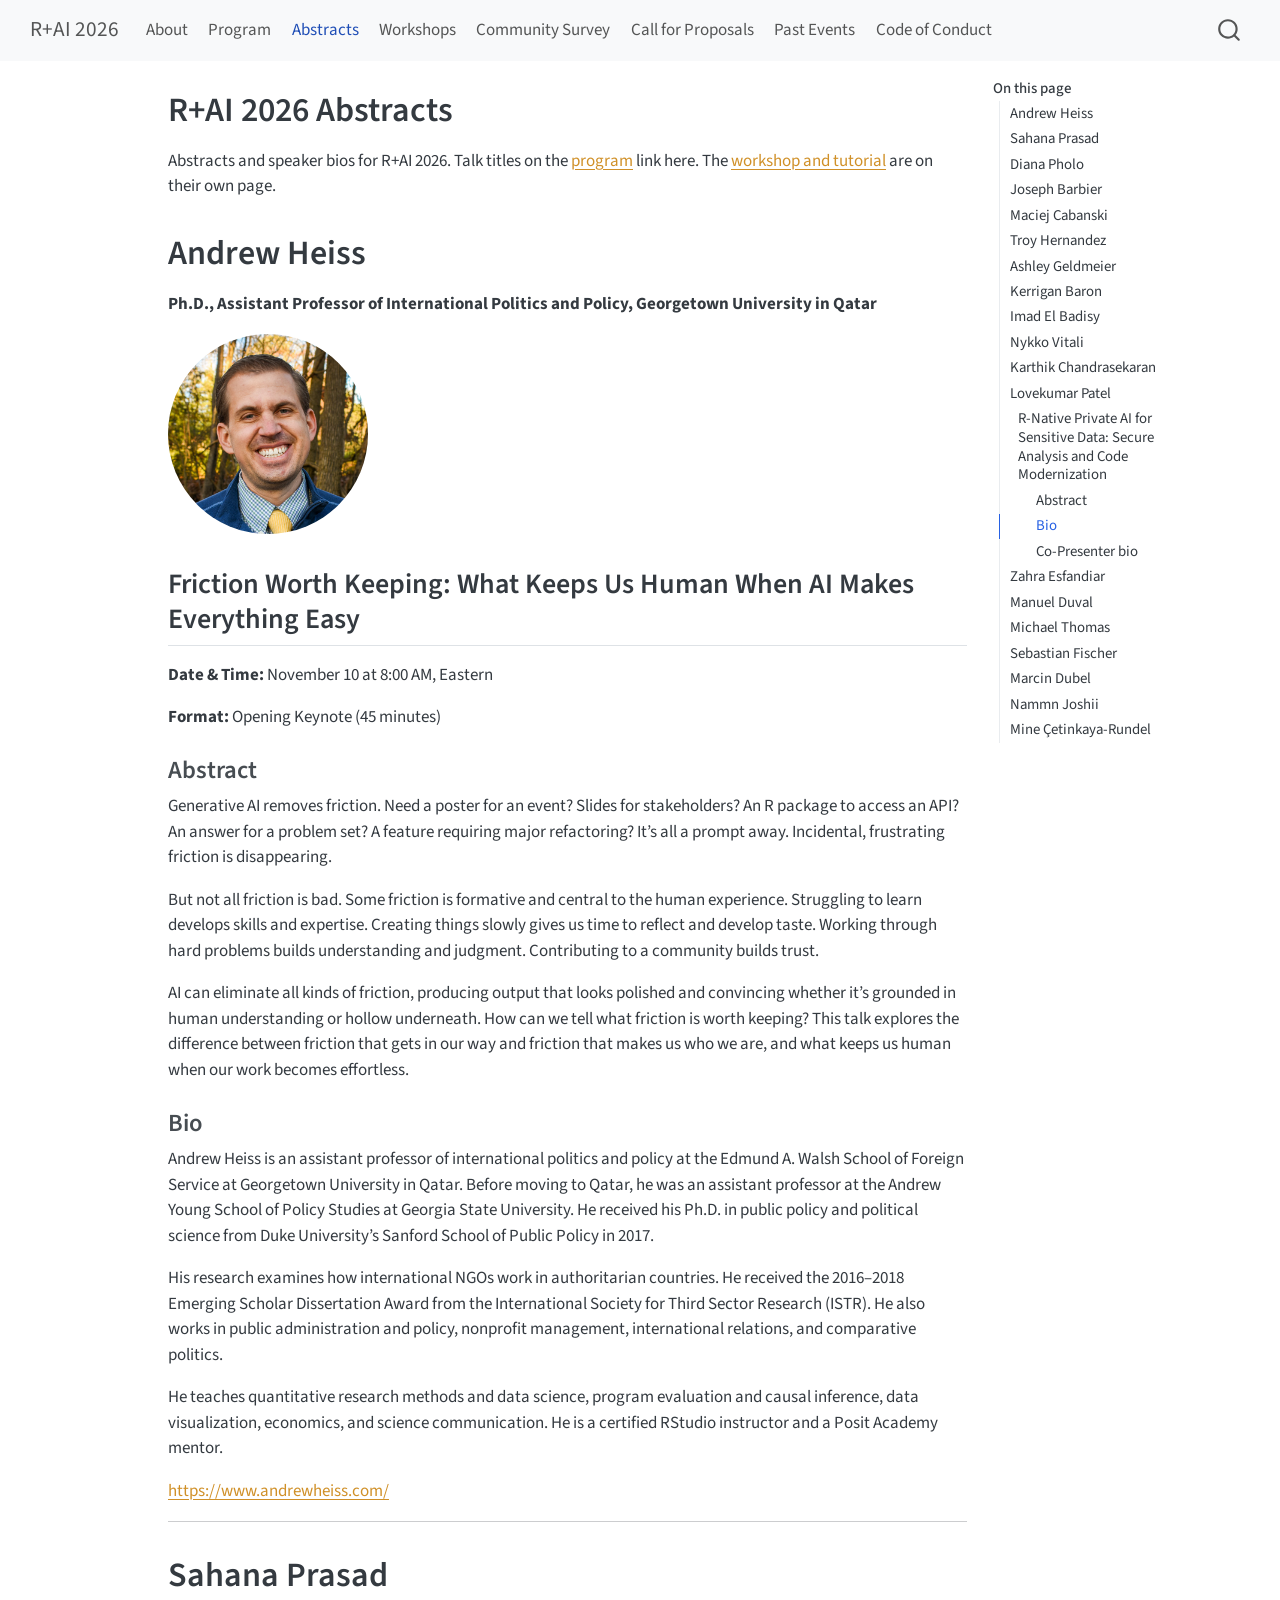
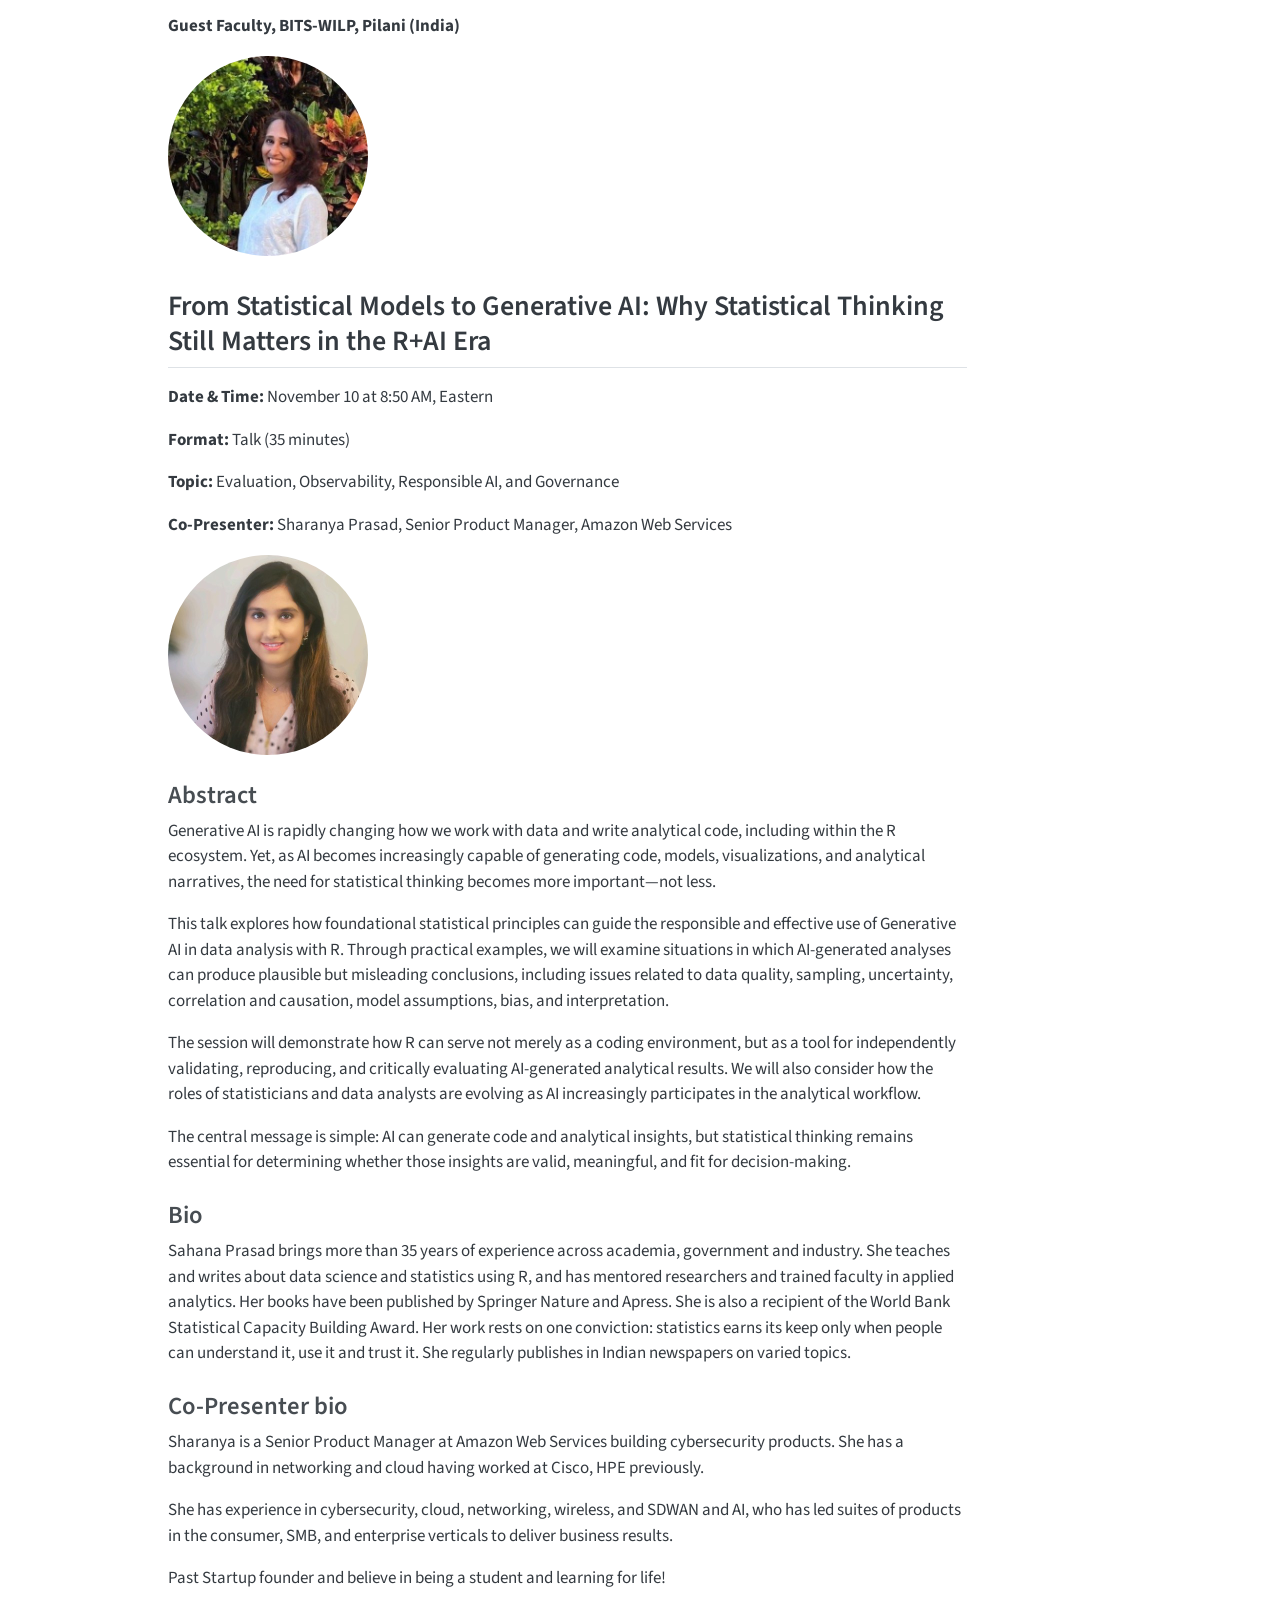
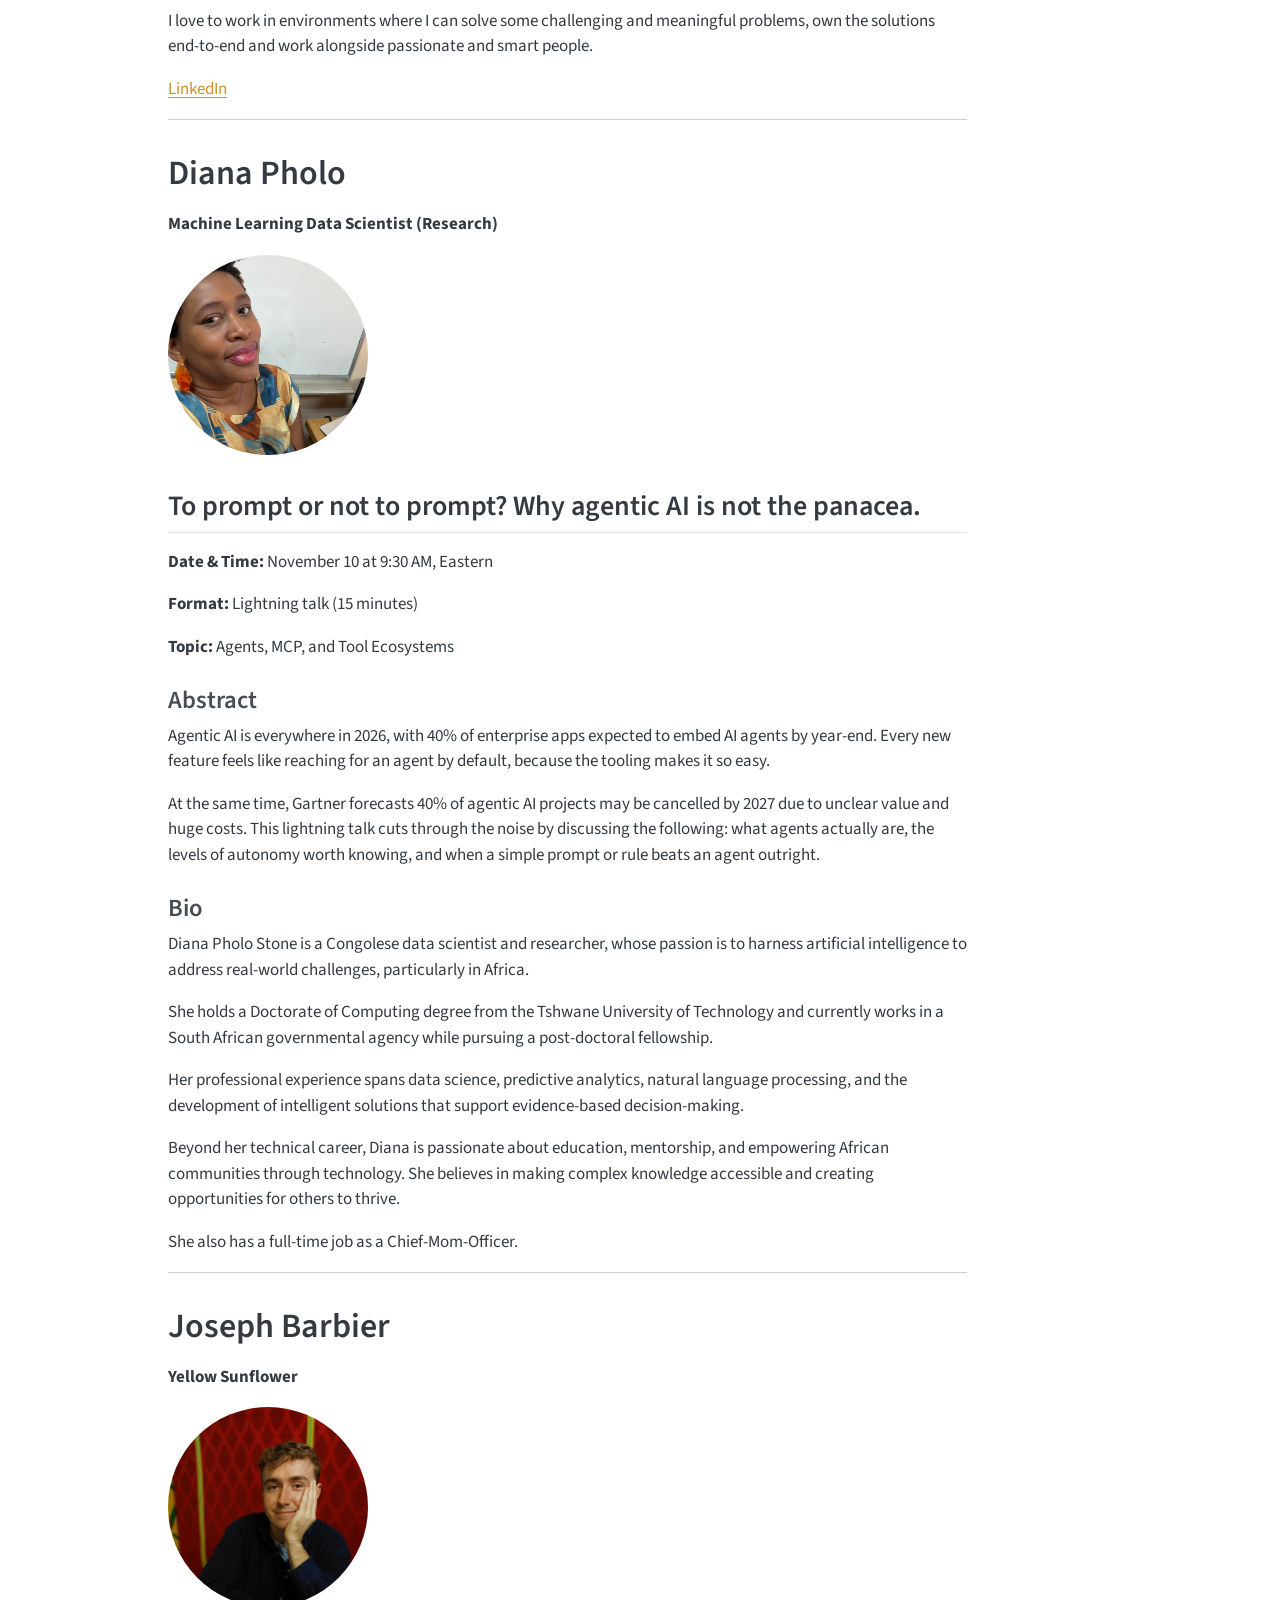
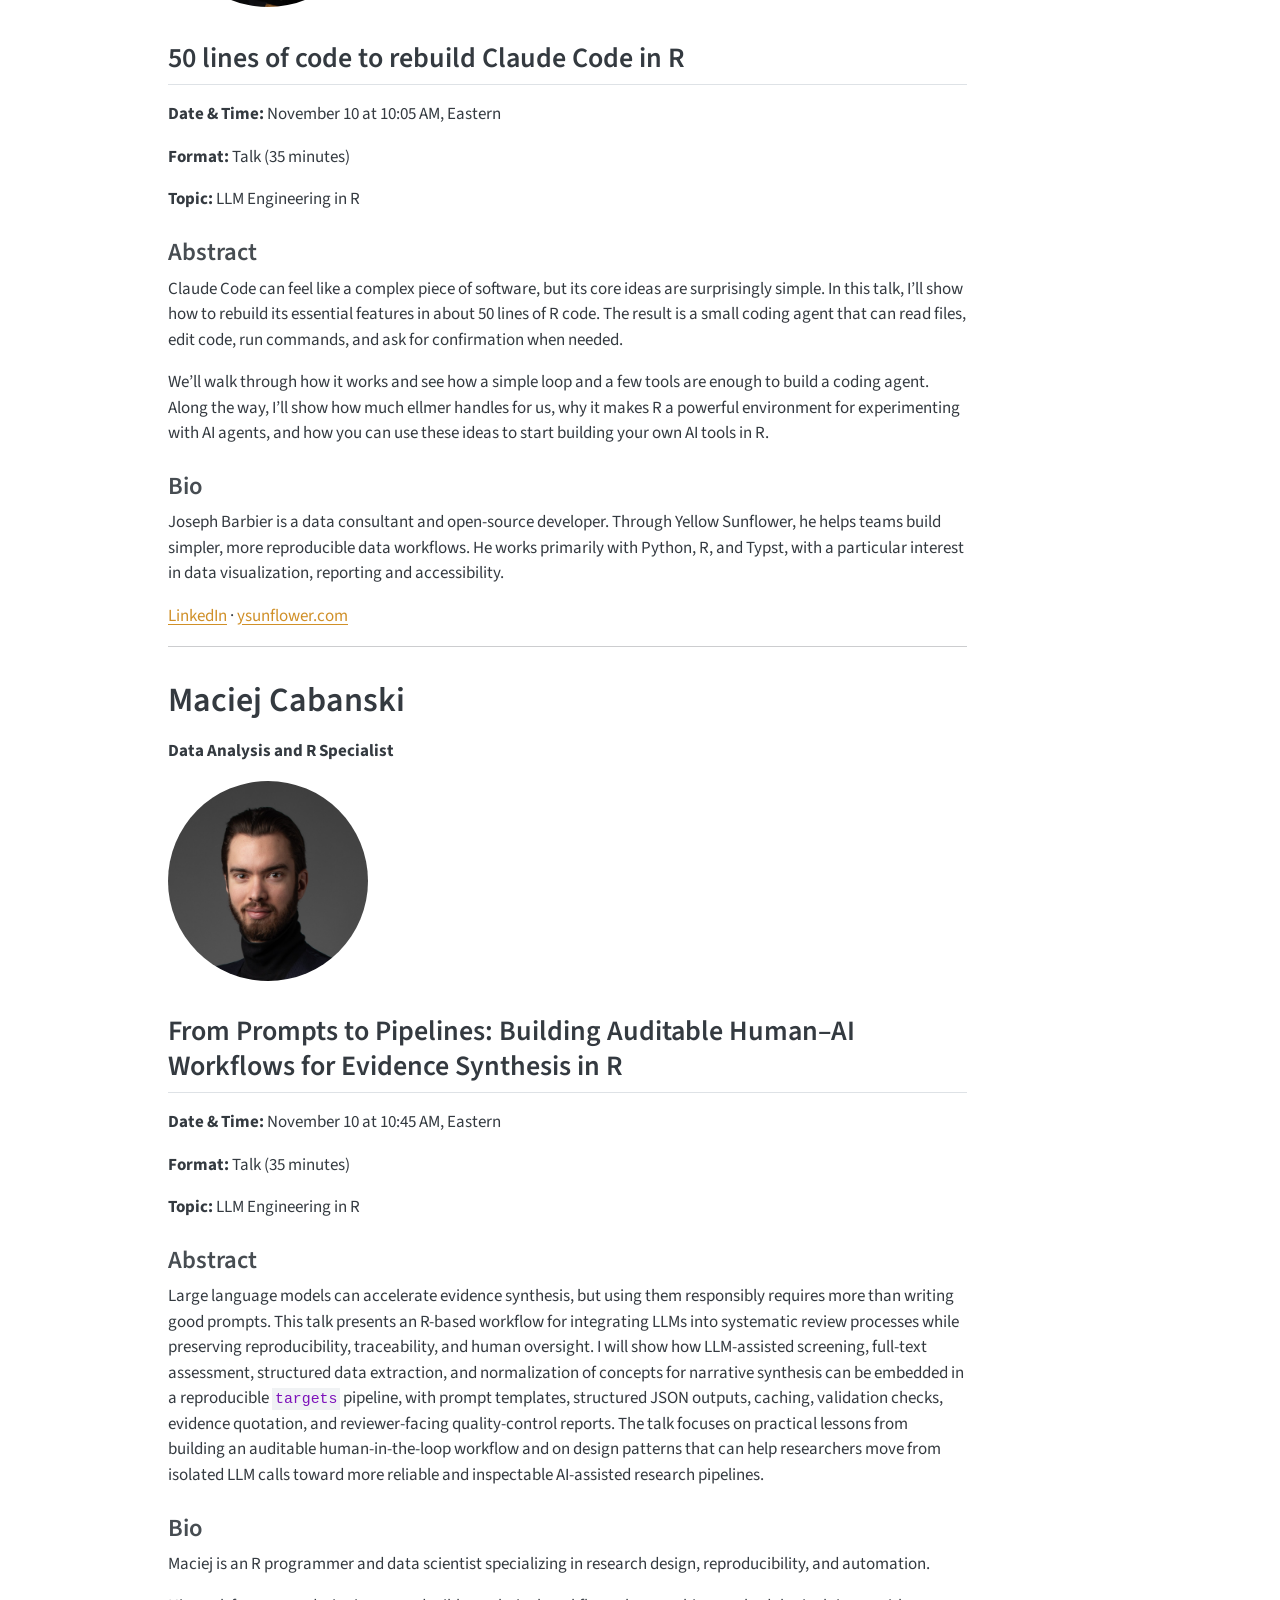
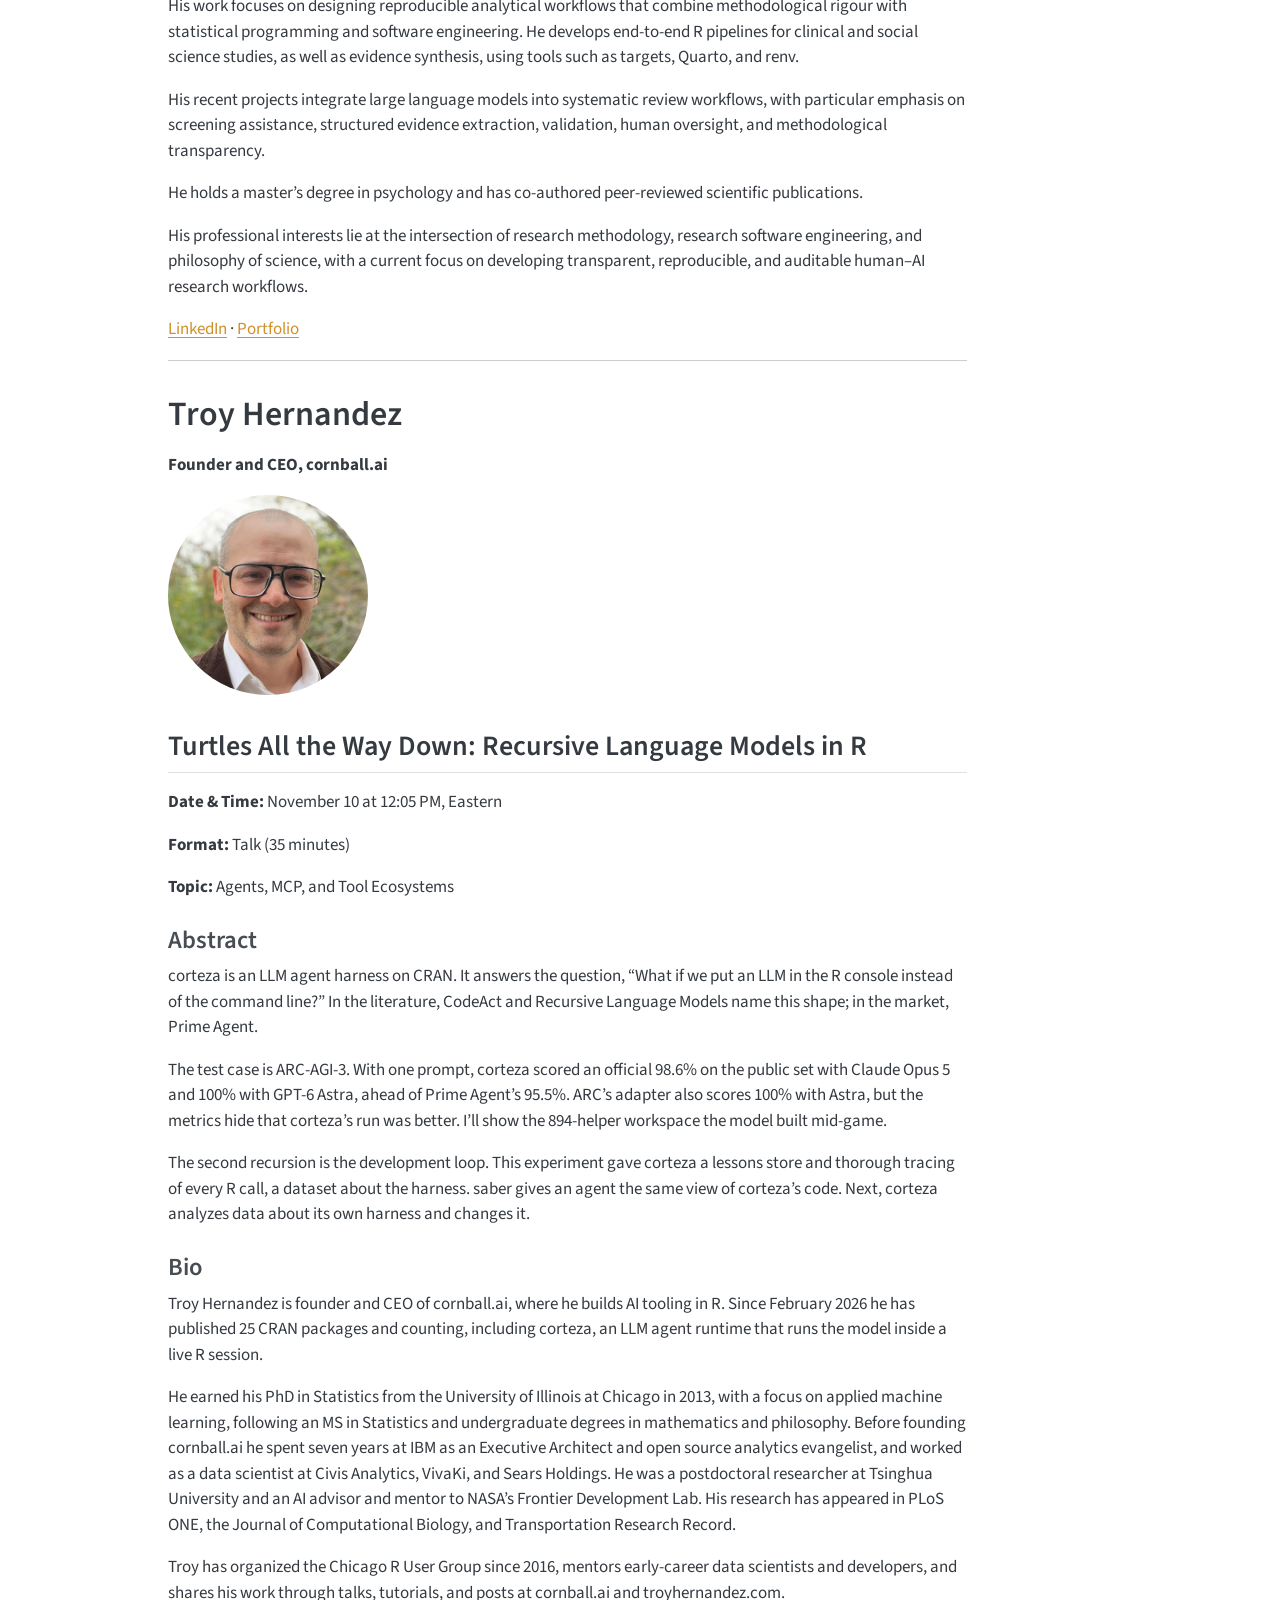
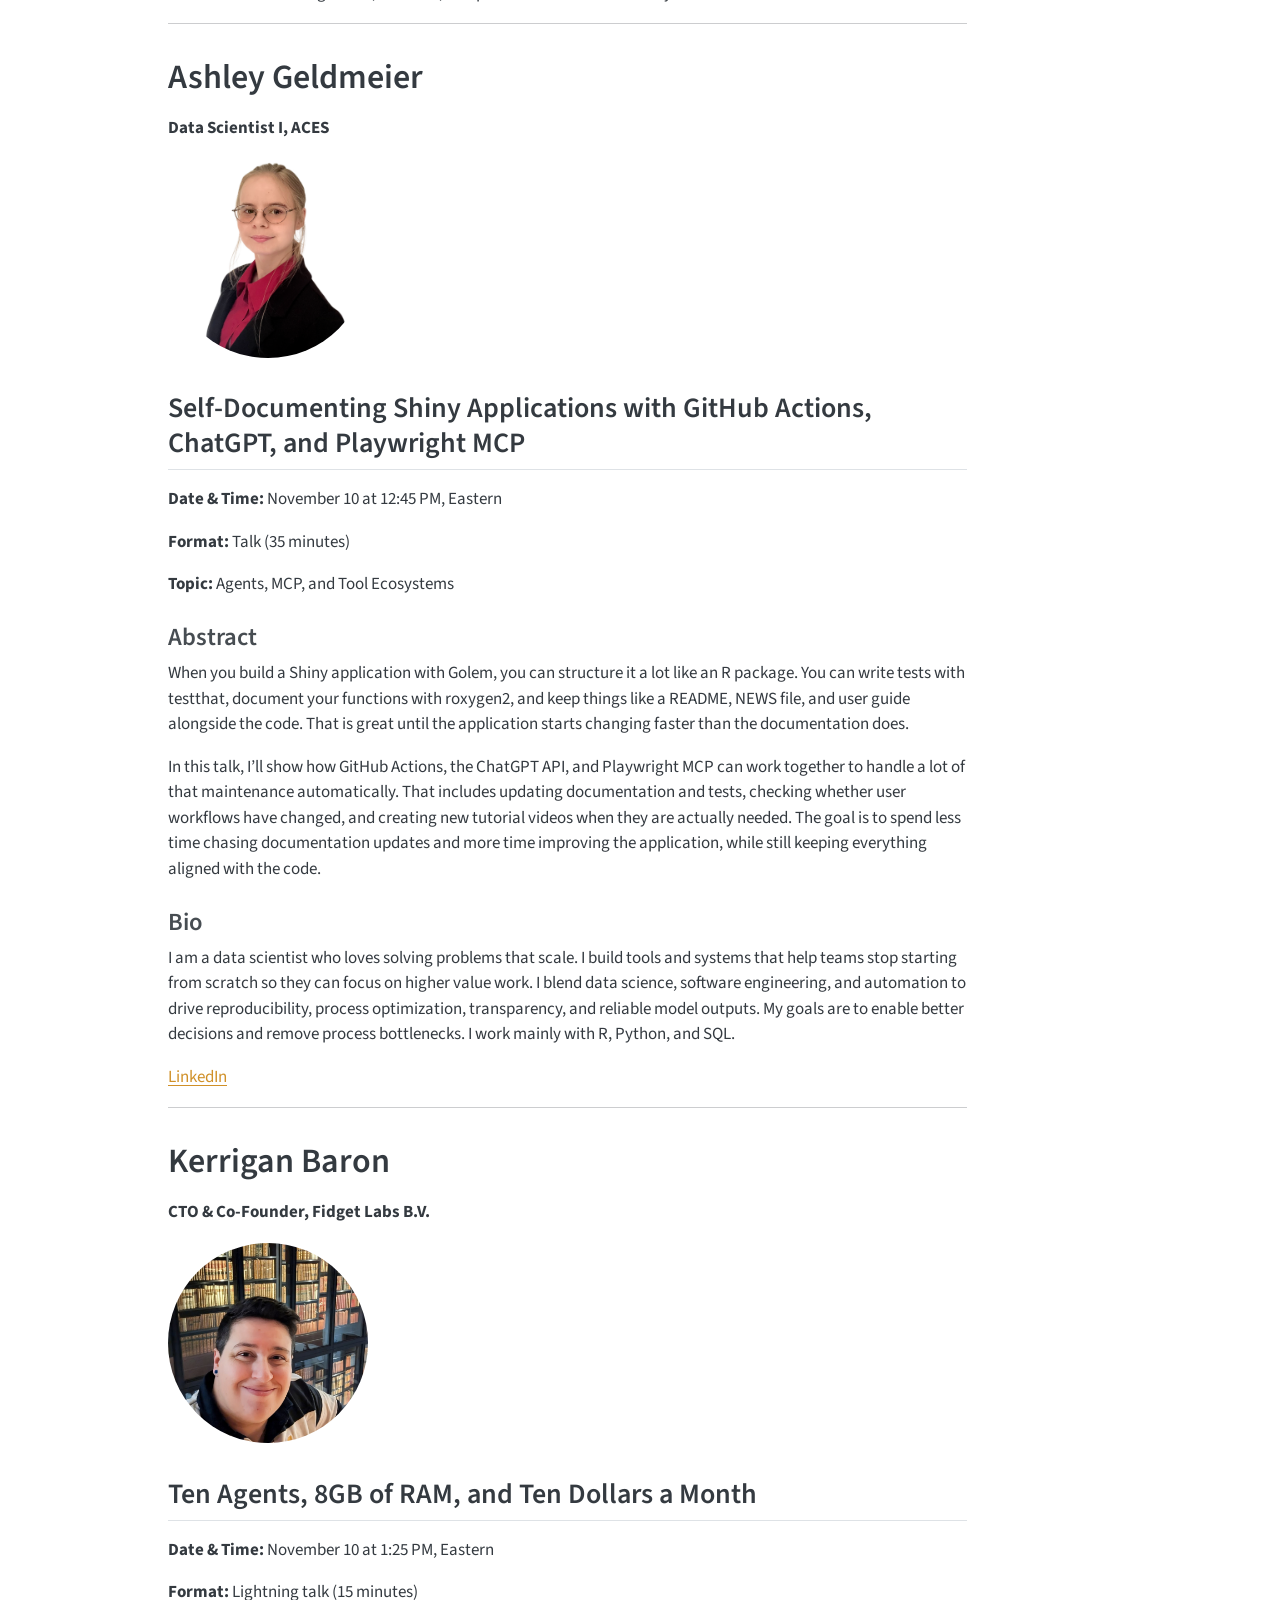
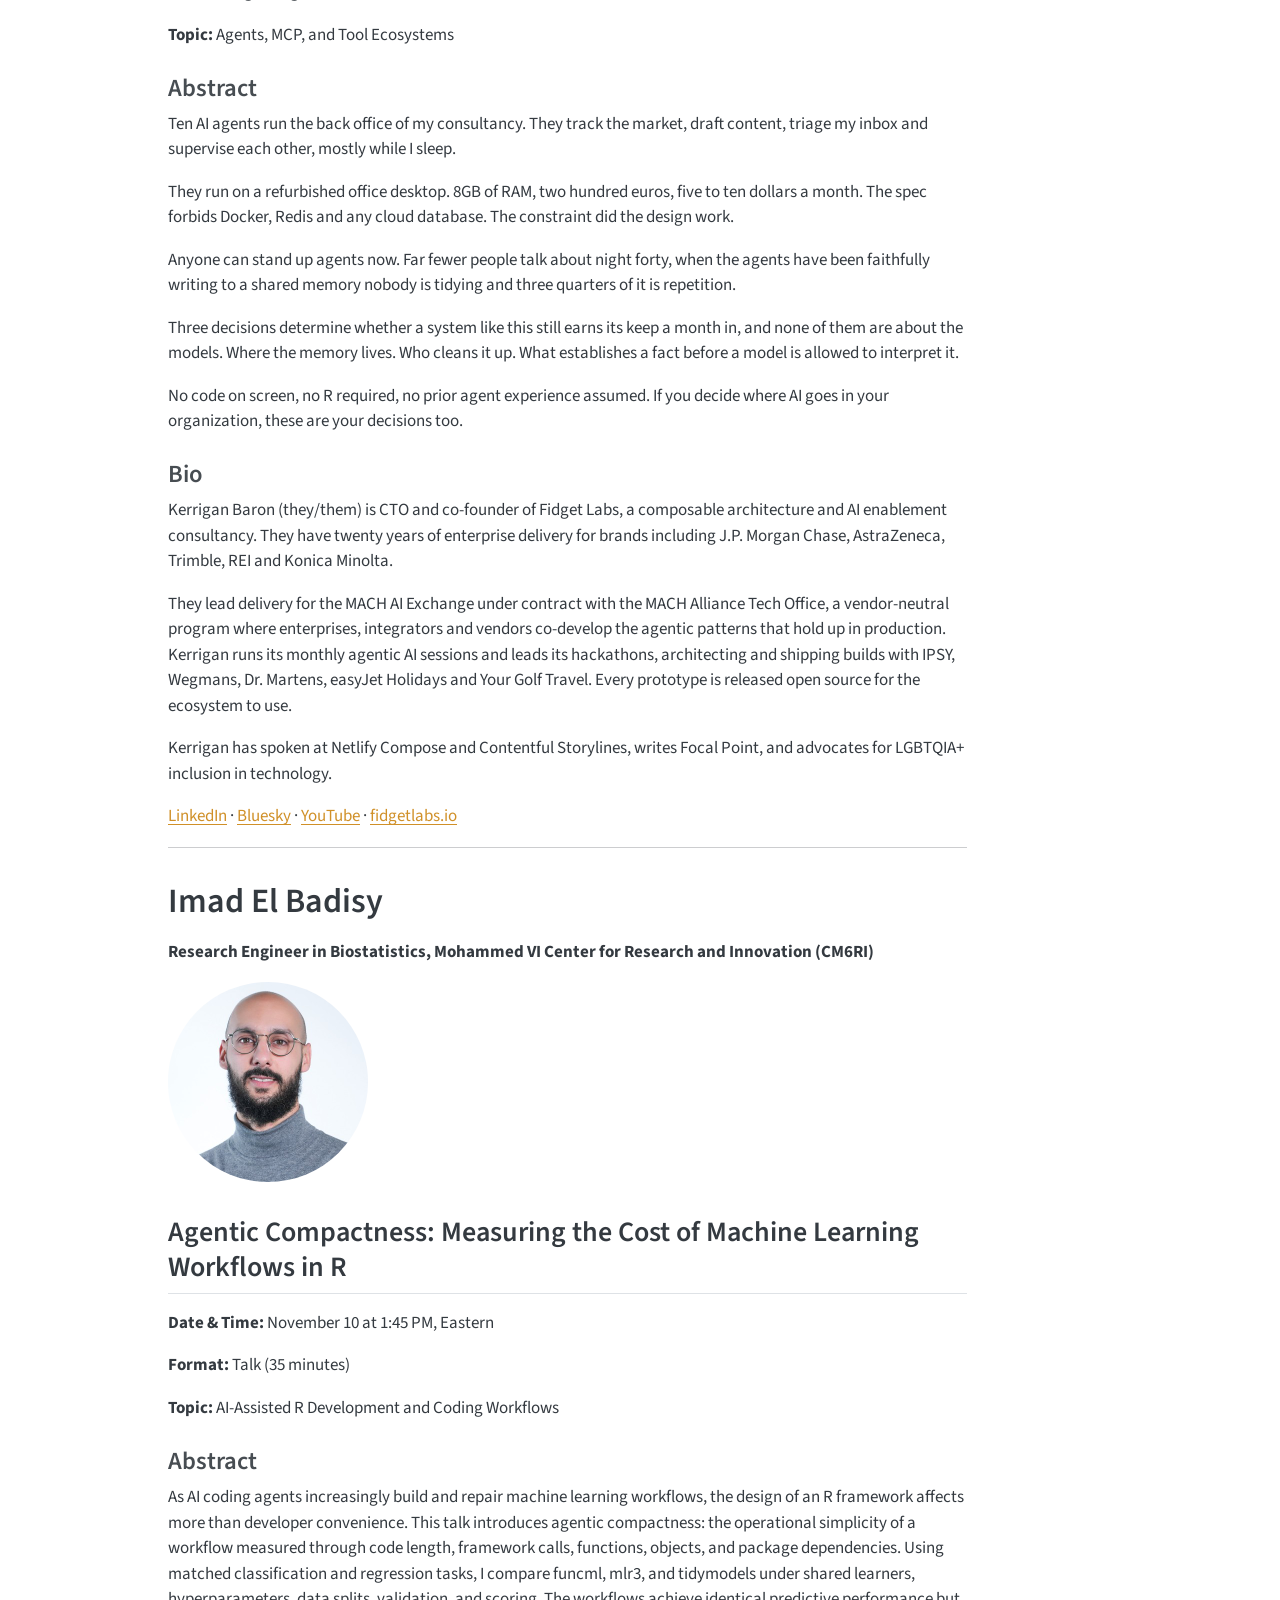
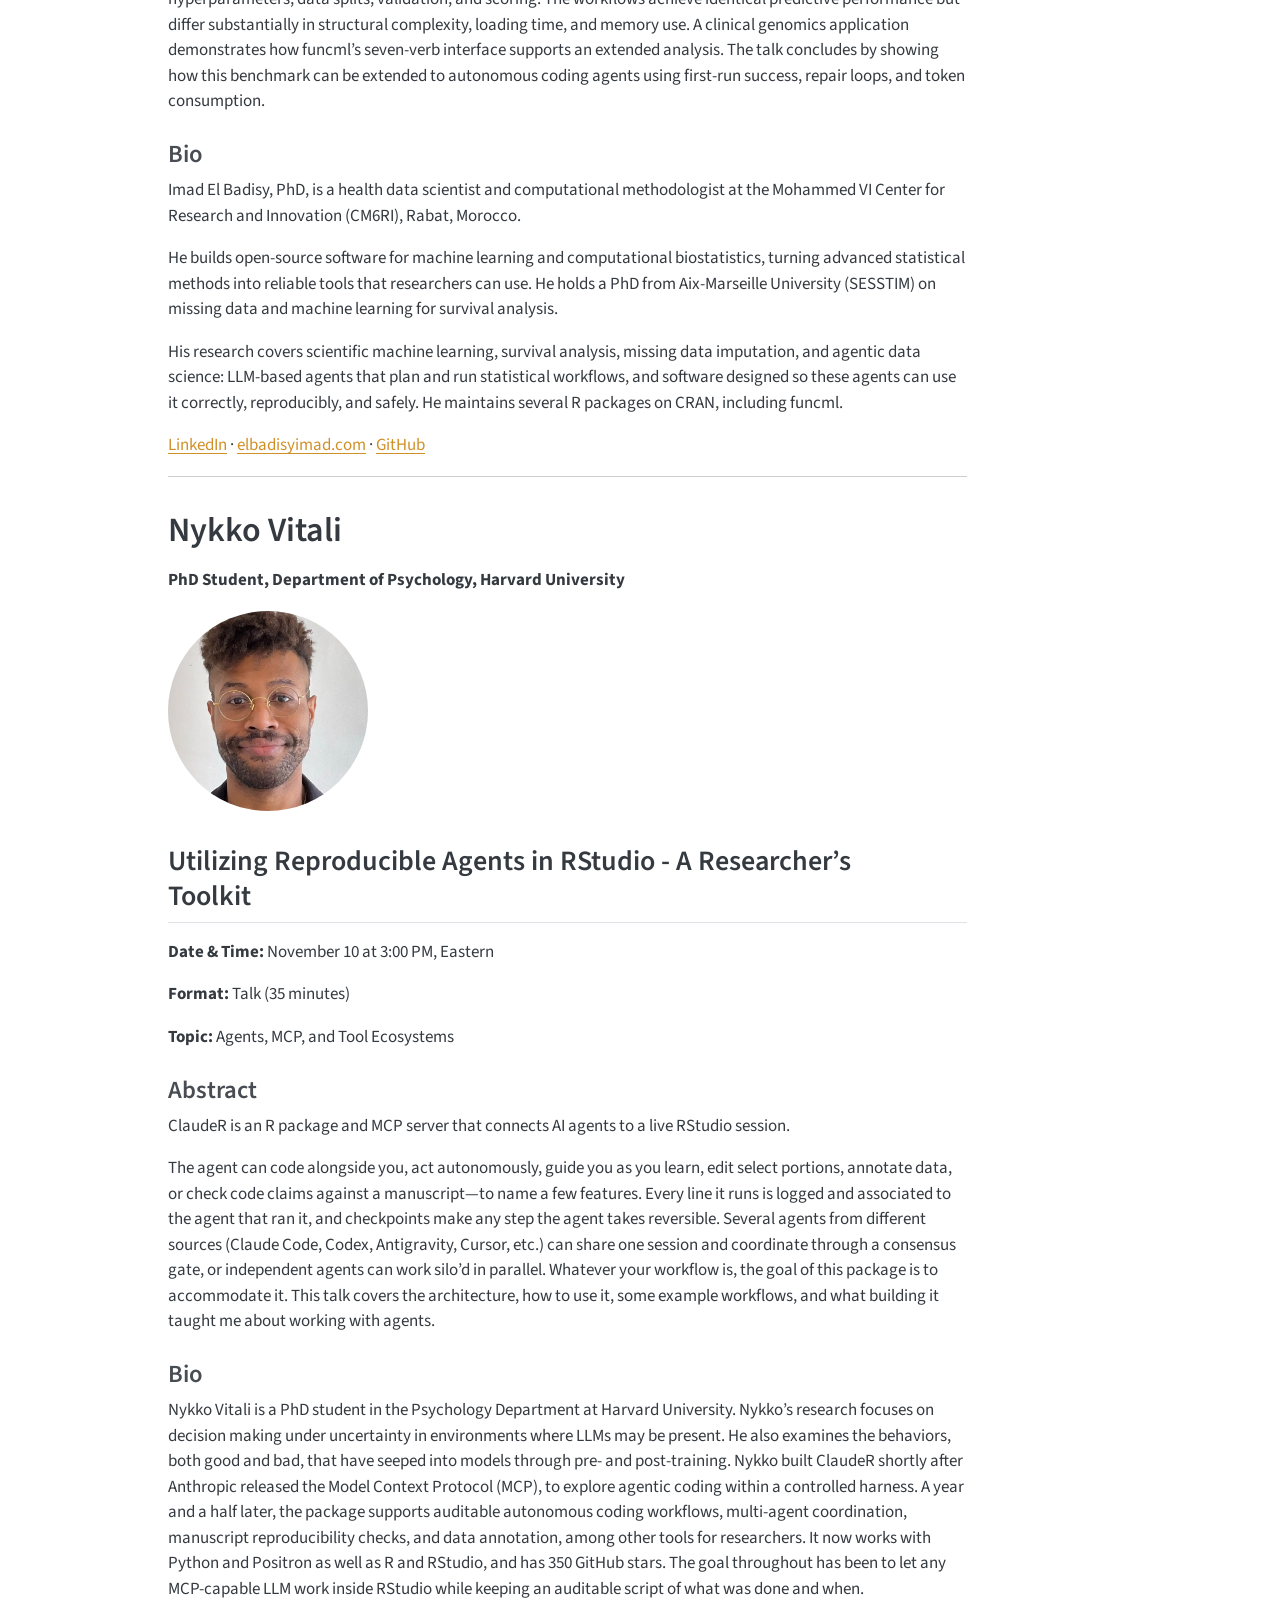
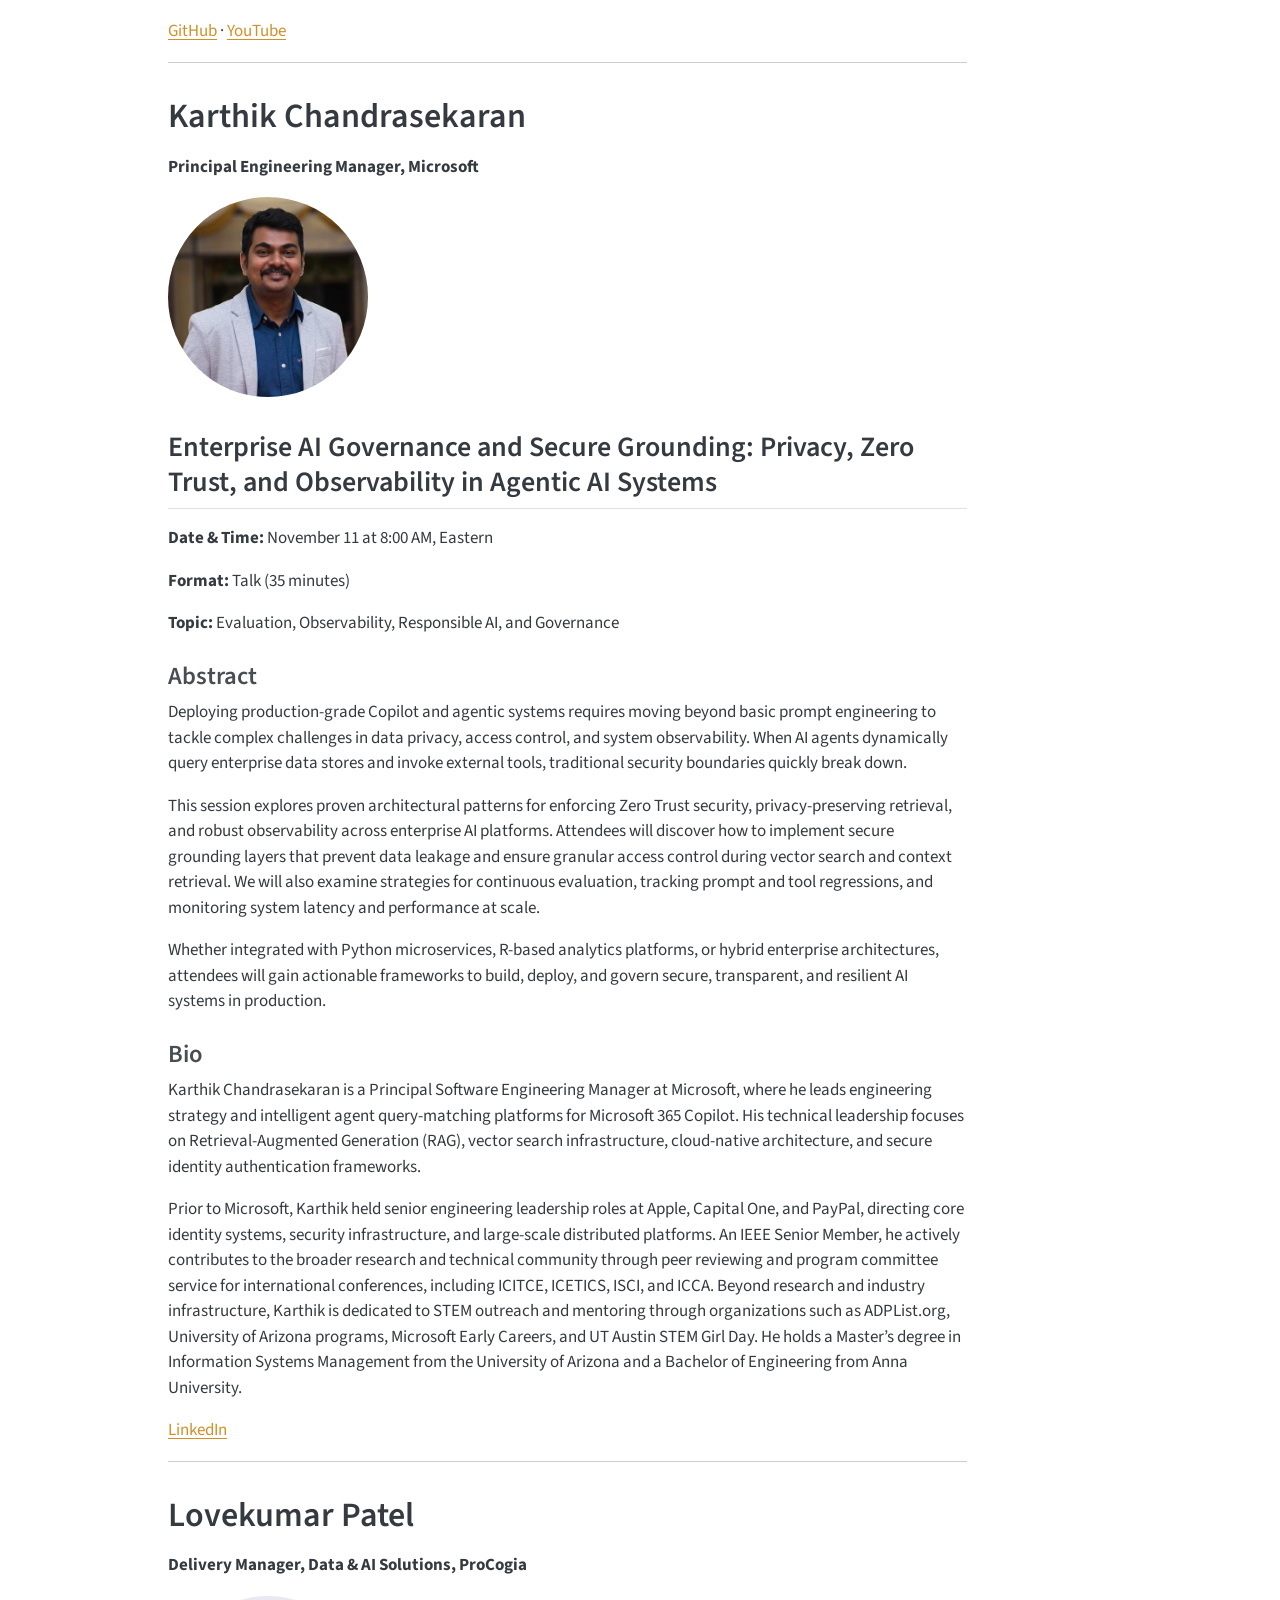
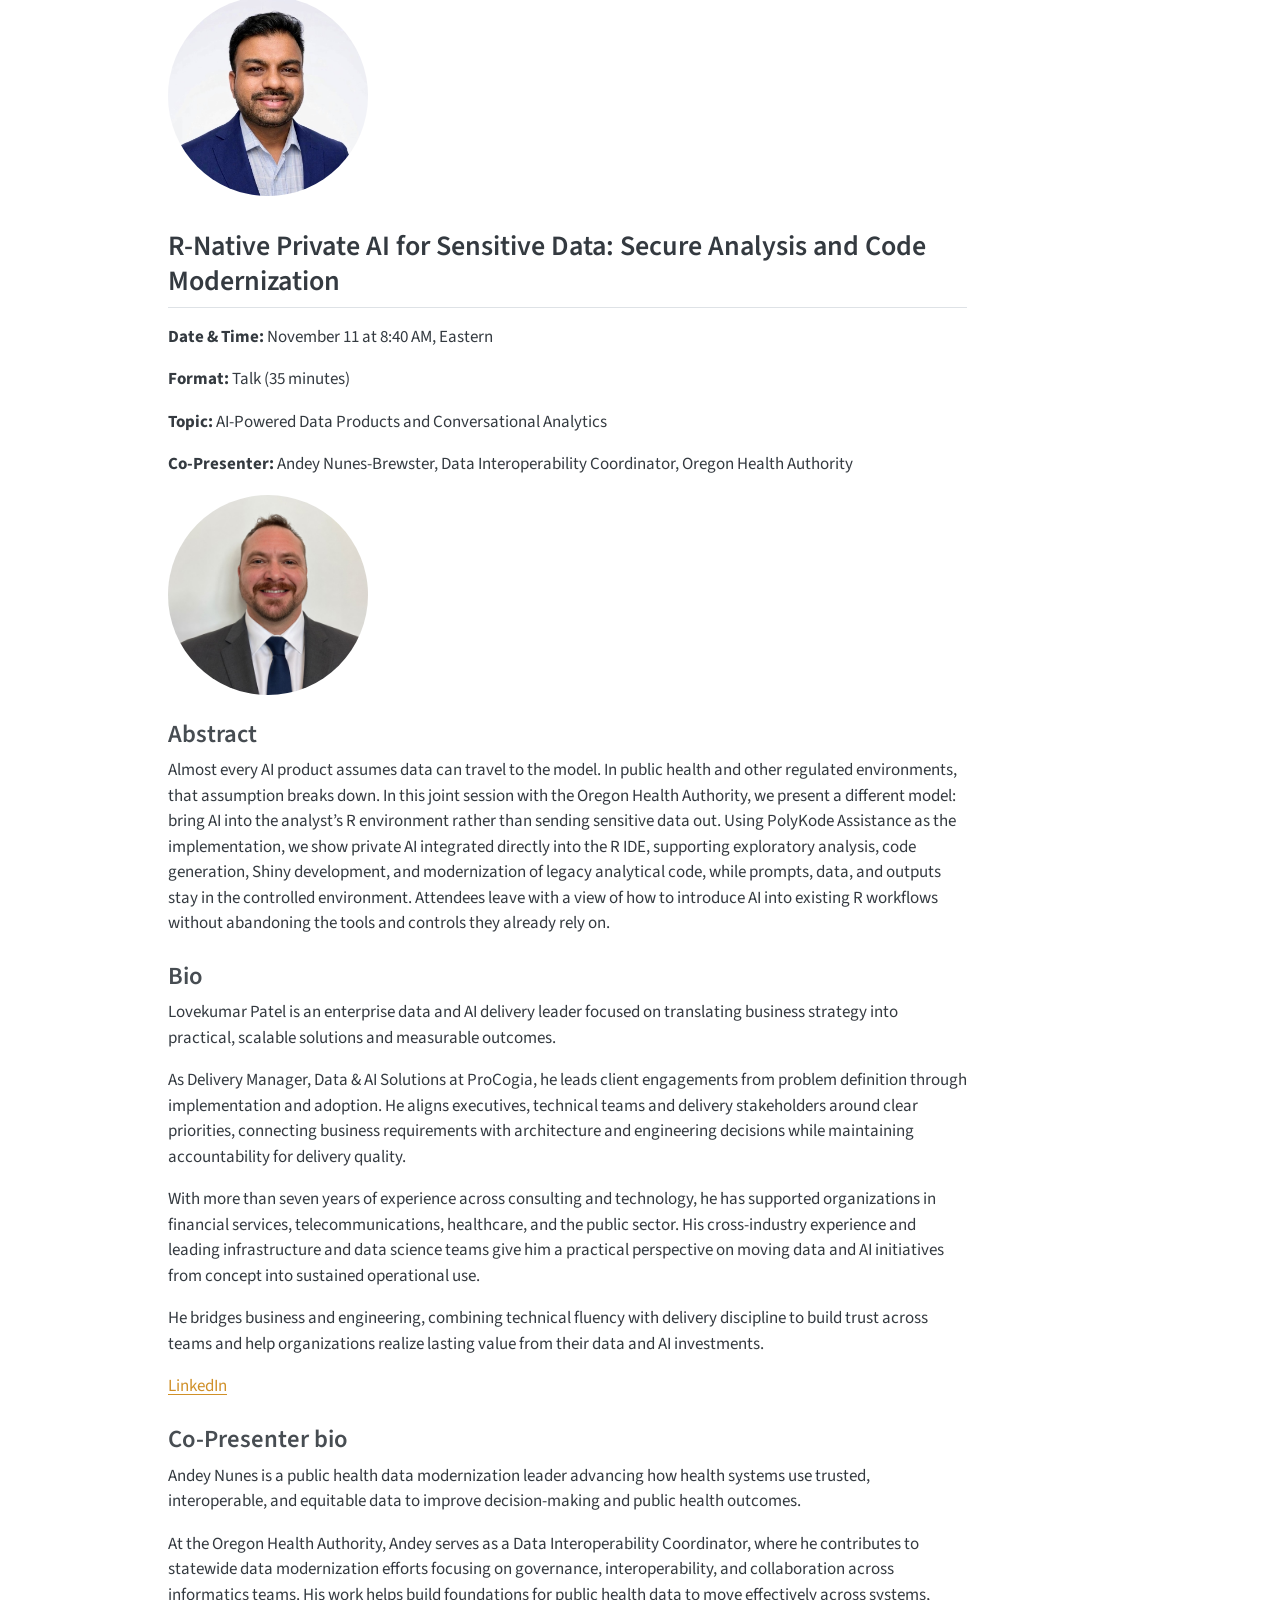
<file: Abstracts.html>
<!DOCTYPE html>
<html xmlns="http://www.w3.org/1999/xhtml" lang="en" xml:lang="en"><head>

<meta charset="utf-8">
<meta name="generator" content="quarto-1.11.9">

<meta name="viewport" content="width=device-width, initial-scale=1.0, user-scalable=yes">


<title>R+AI 2026 Abstracts – R+AI 2026</title>
<style>
/* Default styles provided by pandoc.
** See https://pandoc.org/MANUAL.html#variables-for-html for config info.
*/
span.smallcaps{font-variant: small-caps;}
div.columns{display: flex; gap: 1.5em;}
div.column{flex: auto;}
@media screen {
div.columns{gap: min(4vw, 1.5em);}
div.column{overflow-x: auto;}
}
div.hanging-indent{margin-left: 1.5em; text-indent: -1.5em;}
ul.task-list{list-style: none;}
ul.task-list li input[type="checkbox"] {
  width: 0.8em;
  margin: 0 0.8em 0.2em -1em; /* quarto-specific, see https://github.com/quarto-dev/quarto-cli/issues/4556 */ 
  vertical-align: middle;
}
</style>


<script src="site_libs/quarto-nav/quarto-nav.js"></script>
<script src="site_libs/quarto-nav/headroom.min.js"></script>
<script src="site_libs/clipboard/clipboard.min.js"></script>
<script src="site_libs/quarto-search/autocomplete.umd.js"></script>
<script src="site_libs/quarto-search/fuse.min.js"></script>
<script src="site_libs/quarto-search/quarto-search.js"></script>
<meta name="quarto:offset" content="./">
<link href="./images/favicon.ico" rel="icon">
<script src="site_libs/quarto-html/quarto.js" type="module"></script>
<script src="site_libs/quarto-html/tabsets/tabsets.js" type="module"></script>
<script src="site_libs/quarto-html/scrollable-regions/scrollable-regions.js" type="module"></script>
<script src="site_libs/quarto-html/popper.min.js"></script>
<script src="site_libs/quarto-html/tippy.umd.min.js"></script>
<script src="site_libs/quarto-html/anchor.min.js"></script>
<link href="site_libs/quarto-html/tippy.css" rel="stylesheet">
<link href="site_libs/quarto-html/quarto-syntax-highlighting-63b5708e65d6cd79cd7618c58d0c21e7.css" rel="stylesheet" id="quarto-text-highlighting-styles">
<script src="site_libs/bootstrap/bootstrap.min.js"></script>
<link href="site_libs/bootstrap/bootstrap-icons.css" rel="stylesheet">
<link href="site_libs/bootstrap/bootstrap-8d3ad9c781c51ccd60b292c95058b2c2.min.css" rel="stylesheet" append-hash="true" id="quarto-bootstrap" data-mode="light">
<script id="quarto-search-options" type="application/json">{
  "location": "navbar",
  "copy-button": false,
  "collapse-after": 3,
  "panel-placement": "end",
  "type": "overlay",
  "limit": 50,
  "keyboard-shortcut": [
    "f",
    "/",
    "s"
  ],
  "show-item-context": false,
  "language": {
    "search-no-results-text": "No results",
    "search-matching-documents-text": "matching documents",
    "search-copy-link-title": "Copy link to search",
    "search-hide-matches-text": "Hide additional matches",
    "search-more-match-text": "more match in this document",
    "search-more-matches-text": "more matches in this document",
    "search-clear-button-title": "Clear",
    "search-text-placeholder": "",
    "search-detached-cancel-button-title": "Cancel",
    "search-submit-button-title": "Submit",
    "search-label": "Search"
  }
}</script>
<script async="" src="https://www.googletagmanager.com/gtag/js?id=G-B697SX1BNN"></script>

<script type="text/javascript">

window.dataLayer = window.dataLayer || [];
function gtag(){dataLayer.push(arguments);}
gtag('js', new Date());
gtag('config', 'G-B697SX1BNN', { 'anonymize_ip': true});
</script>


<link rel="stylesheet" href="styles.css">
<meta property="og:title" content="R+AI 2026 Abstracts – R+AI 2026">
<meta property="og:description" content="">
<meta property="og:image" content="https://rconsortium.github.io/RplusAI_website/images/andrew-heiss.jpg">
<meta property="og:site_name" content="R+AI 2026">
<meta property="og:image:height" content="1000">
<meta property="og:image:width" content="667">
<meta name="twitter:title" content="R+AI 2026 Abstracts – R+AI 2026">
<meta name="twitter:description" content="">
<meta name="twitter:image" content="https://rconsortium.github.io/RplusAI_website/images/andrew-heiss.jpg">
<meta name="twitter:card" content="summary_large_image">
</head>

<body class="nav-fixed quarto-light"><a id="quarto-skip-link" class="visually-hidden-focusable" href="#quarto-document-content">Skip to main content</a>

<div id="quarto-search-results"></div>
  <header id="quarto-header" class="headroom fixed-top">
    <nav class="navbar navbar-expand-lg " data-bs-theme="dark" aria-label="Site">
      <div class="navbar-container container-fluid">
      <div class="navbar-brand-container mx-auto">
    <a class="navbar-brand" href="./index.html">
    <span class="navbar-title">R+AI 2026</span>
    </a>
  </div>
          <button class="navbar-toggler" type="button" data-bs-toggle="collapse" data-bs-target="#navbarCollapse" aria-controls="navbarCollapse" aria-expanded="false" aria-label="Toggle navigation" onclick="if (window.quartoToggleHeadroom) { window.quartoToggleHeadroom(); }">
  <span class="navbar-toggler-icon"></span>
</button>
          <div class="collapse navbar-collapse" id="navbarCollapse">
            <ul class="navbar-nav navbar-nav-scroll me-auto">
  <li class="nav-item">
    <a class="nav-link" href="./about.html"> 
<span class="menu-text">About</span></a>
  </li>  
  <li class="nav-item">
    <a class="nav-link" href="./program.html"> 
<span class="menu-text">Program</span></a>
  </li>  
  <li class="nav-item">
    <a class="nav-link active" href="./Abstracts.html" aria-current="page"> 
<span class="menu-text">Abstracts</span></a>
  </li>  
  <li class="nav-item">
    <a class="nav-link" href="./workshops.html"> 
<span class="menu-text">Workshops</span></a>
  </li>  
  <li class="nav-item">
    <a class="nav-link" href="./survey.html"> 
<span class="menu-text">Community Survey</span></a>
  </li>  
  <li class="nav-item">
    <a class="nav-link" href="./cfp.html"> 
<span class="menu-text">Call for Proposals</span></a>
  </li>  
  <li class="nav-item">
    <a class="nav-link" href="./Events.html"> 
<span class="menu-text">Past Events</span></a>
  </li>  
  <li class="nav-item">
    <a class="nav-link" href="./attend.html"> 
<span class="menu-text">Code of Conduct</span></a>
  </li>  
</ul>
          </div> <!-- /navcollapse -->
            <div class="quarto-navbar-tools">
</div>
            <div id="quarto-search" class="" title="Search"></div>
      </div> <!-- /container-fluid -->
    </nav>
</header>
<!-- content -->
<div id="quarto-content" class="quarto-container page-columns page-rows-contents page-layout-article page-navbar">
<!-- sidebar -->
<!-- margin-sidebar -->
    <div id="quarto-margin-sidebar" class="sidebar margin-sidebar">
        <nav id="TOC" role="doc-toc" aria-labelledby="toc-title" class="toc-active">
    <h2 id="toc-title">On this page</h2>
   
  <ul>
  <li><a href="#andrew-heiss" id="toc-andrew-heiss" class="nav-link active" data-scroll-target="#andrew-heiss">Andrew Heiss</a>
  <ul class="collapse">
  <li><a href="#friction-worth-keeping-what-keeps-us-human-when-ai-makes-everything-easy" id="toc-friction-worth-keeping-what-keeps-us-human-when-ai-makes-everything-easy" class="nav-link" data-scroll-target="#friction-worth-keeping-what-keeps-us-human-when-ai-makes-everything-easy">Friction Worth Keeping: What Keeps Us Human When AI Makes Everything Easy</a>
  <ul class="collapse">
  <li><a href="#abstract" id="toc-abstract" class="nav-link" data-scroll-target="#abstract">Abstract</a></li>
  <li><a href="#bio" id="toc-bio" class="nav-link" data-scroll-target="#bio">Bio</a></li>
  </ul></li>
  </ul></li>
  <li><a href="#sahana-prasad" id="toc-sahana-prasad" class="nav-link" data-scroll-target="#sahana-prasad">Sahana Prasad</a>
  <ul class="collapse">
  <li><a href="#from-statistical-models-to-generative-ai-why-statistical-thinking-still-matters-in-the-rai-era" id="toc-from-statistical-models-to-generative-ai-why-statistical-thinking-still-matters-in-the-rai-era" class="nav-link" data-scroll-target="#from-statistical-models-to-generative-ai-why-statistical-thinking-still-matters-in-the-rai-era">From Statistical Models to Generative AI: Why Statistical Thinking Still Matters in the R+AI Era</a>
  <ul class="collapse">
  <li><a href="#abstract-1" id="toc-abstract-1" class="nav-link" data-scroll-target="#abstract-1">Abstract</a></li>
  <li><a href="#bio-1" id="toc-bio-1" class="nav-link" data-scroll-target="#bio-1">Bio</a></li>
  <li><a href="#co-presenter-bio" id="toc-co-presenter-bio" class="nav-link" data-scroll-target="#co-presenter-bio">Co-Presenter bio</a></li>
  </ul></li>
  </ul></li>
  <li><a href="#diana-pholo" id="toc-diana-pholo" class="nav-link" data-scroll-target="#diana-pholo">Diana Pholo</a>
  <ul class="collapse">
  <li><a href="#to-prompt-or-not-to-prompt-why-agentic-ai-is-not-the-panacea." id="toc-to-prompt-or-not-to-prompt-why-agentic-ai-is-not-the-panacea." class="nav-link" data-scroll-target="#to-prompt-or-not-to-prompt-why-agentic-ai-is-not-the-panacea.">To prompt or not to prompt? Why agentic AI is not the panacea.</a>
  <ul class="collapse">
  <li><a href="#abstract-2" id="toc-abstract-2" class="nav-link" data-scroll-target="#abstract-2">Abstract</a></li>
  <li><a href="#bio-2" id="toc-bio-2" class="nav-link" data-scroll-target="#bio-2">Bio</a></li>
  </ul></li>
  </ul></li>
  <li><a href="#joseph-barbier" id="toc-joseph-barbier" class="nav-link" data-scroll-target="#joseph-barbier">Joseph Barbier</a>
  <ul class="collapse">
  <li><a href="#lines-of-code-to-rebuild-claude-code-in-r" id="toc-lines-of-code-to-rebuild-claude-code-in-r" class="nav-link" data-scroll-target="#lines-of-code-to-rebuild-claude-code-in-r">50 lines of code to rebuild Claude Code in R</a>
  <ul class="collapse">
  <li><a href="#abstract-3" id="toc-abstract-3" class="nav-link" data-scroll-target="#abstract-3">Abstract</a></li>
  <li><a href="#bio-3" id="toc-bio-3" class="nav-link" data-scroll-target="#bio-3">Bio</a></li>
  </ul></li>
  </ul></li>
  <li><a href="#maciej-cabanski" id="toc-maciej-cabanski" class="nav-link" data-scroll-target="#maciej-cabanski">Maciej Cabanski</a>
  <ul class="collapse">
  <li><a href="#from-prompts-to-pipelines-building-auditable-humanai-workflows-for-evidence-synthesis-in-r" id="toc-from-prompts-to-pipelines-building-auditable-humanai-workflows-for-evidence-synthesis-in-r" class="nav-link" data-scroll-target="#from-prompts-to-pipelines-building-auditable-humanai-workflows-for-evidence-synthesis-in-r">From Prompts to Pipelines: Building Auditable Human–AI Workflows for Evidence Synthesis in R</a>
  <ul class="collapse">
  <li><a href="#abstract-4" id="toc-abstract-4" class="nav-link" data-scroll-target="#abstract-4">Abstract</a></li>
  <li><a href="#bio-4" id="toc-bio-4" class="nav-link" data-scroll-target="#bio-4">Bio</a></li>
  </ul></li>
  </ul></li>
  <li><a href="#troy-hernandez" id="toc-troy-hernandez" class="nav-link" data-scroll-target="#troy-hernandez">Troy Hernandez</a>
  <ul class="collapse">
  <li><a href="#turtles-all-the-way-down-recursive-language-models-in-r" id="toc-turtles-all-the-way-down-recursive-language-models-in-r" class="nav-link" data-scroll-target="#turtles-all-the-way-down-recursive-language-models-in-r">Turtles All the Way Down: Recursive Language Models in R</a>
  <ul class="collapse">
  <li><a href="#abstract-5" id="toc-abstract-5" class="nav-link" data-scroll-target="#abstract-5">Abstract</a></li>
  <li><a href="#bio-5" id="toc-bio-5" class="nav-link" data-scroll-target="#bio-5">Bio</a></li>
  </ul></li>
  </ul></li>
  <li><a href="#ashley-geldmeier" id="toc-ashley-geldmeier" class="nav-link" data-scroll-target="#ashley-geldmeier">Ashley Geldmeier</a>
  <ul class="collapse">
  <li><a href="#self-documenting-shiny-applications-with-github-actions-chatgpt-and-playwright-mcp" id="toc-self-documenting-shiny-applications-with-github-actions-chatgpt-and-playwright-mcp" class="nav-link" data-scroll-target="#self-documenting-shiny-applications-with-github-actions-chatgpt-and-playwright-mcp">Self-Documenting Shiny Applications with GitHub Actions, ChatGPT, and Playwright MCP</a>
  <ul class="collapse">
  <li><a href="#abstract-6" id="toc-abstract-6" class="nav-link" data-scroll-target="#abstract-6">Abstract</a></li>
  <li><a href="#bio-6" id="toc-bio-6" class="nav-link" data-scroll-target="#bio-6">Bio</a></li>
  </ul></li>
  </ul></li>
  <li><a href="#kerrigan-baron" id="toc-kerrigan-baron" class="nav-link" data-scroll-target="#kerrigan-baron">Kerrigan Baron</a>
  <ul class="collapse">
  <li><a href="#ten-agents-8gb-of-ram-and-ten-dollars-a-month" id="toc-ten-agents-8gb-of-ram-and-ten-dollars-a-month" class="nav-link" data-scroll-target="#ten-agents-8gb-of-ram-and-ten-dollars-a-month">Ten Agents, 8GB of RAM, and Ten Dollars a Month</a>
  <ul class="collapse">
  <li><a href="#abstract-7" id="toc-abstract-7" class="nav-link" data-scroll-target="#abstract-7">Abstract</a></li>
  <li><a href="#bio-7" id="toc-bio-7" class="nav-link" data-scroll-target="#bio-7">Bio</a></li>
  </ul></li>
  </ul></li>
  <li><a href="#imad-el-badisy" id="toc-imad-el-badisy" class="nav-link" data-scroll-target="#imad-el-badisy">Imad El Badisy</a>
  <ul class="collapse">
  <li><a href="#agentic-compactness-measuring-the-cost-of-machine-learning-workflows-in-r" id="toc-agentic-compactness-measuring-the-cost-of-machine-learning-workflows-in-r" class="nav-link" data-scroll-target="#agentic-compactness-measuring-the-cost-of-machine-learning-workflows-in-r">Agentic Compactness: Measuring the Cost of Machine Learning Workflows in R</a>
  <ul class="collapse">
  <li><a href="#abstract-8" id="toc-abstract-8" class="nav-link" data-scroll-target="#abstract-8">Abstract</a></li>
  <li><a href="#bio-8" id="toc-bio-8" class="nav-link" data-scroll-target="#bio-8">Bio</a></li>
  </ul></li>
  </ul></li>
  <li><a href="#nykko-vitali" id="toc-nykko-vitali" class="nav-link" data-scroll-target="#nykko-vitali">Nykko Vitali</a>
  <ul class="collapse">
  <li><a href="#utilizing-reproducible-agents-in-rstudio---a-researchers-toolkit" id="toc-utilizing-reproducible-agents-in-rstudio---a-researchers-toolkit" class="nav-link" data-scroll-target="#utilizing-reproducible-agents-in-rstudio---a-researchers-toolkit">Utilizing Reproducible Agents in RStudio - A Researcher’s Toolkit</a>
  <ul class="collapse">
  <li><a href="#abstract-9" id="toc-abstract-9" class="nav-link" data-scroll-target="#abstract-9">Abstract</a></li>
  <li><a href="#bio-9" id="toc-bio-9" class="nav-link" data-scroll-target="#bio-9">Bio</a></li>
  </ul></li>
  </ul></li>
  <li><a href="#karthik-chandrasekaran" id="toc-karthik-chandrasekaran" class="nav-link" data-scroll-target="#karthik-chandrasekaran">Karthik Chandrasekaran</a>
  <ul class="collapse">
  <li><a href="#enterprise-ai-governance-and-secure-grounding-privacy-zero-trust-and-observability-in-agentic-ai-systems" id="toc-enterprise-ai-governance-and-secure-grounding-privacy-zero-trust-and-observability-in-agentic-ai-systems" class="nav-link" data-scroll-target="#enterprise-ai-governance-and-secure-grounding-privacy-zero-trust-and-observability-in-agentic-ai-systems">Enterprise AI Governance and Secure Grounding: Privacy, Zero Trust, and Observability in Agentic AI Systems</a>
  <ul class="collapse">
  <li><a href="#abstract-10" id="toc-abstract-10" class="nav-link" data-scroll-target="#abstract-10">Abstract</a></li>
  <li><a href="#bio-10" id="toc-bio-10" class="nav-link" data-scroll-target="#bio-10">Bio</a></li>
  </ul></li>
  </ul></li>
  <li><a href="#lovekumar-patel" id="toc-lovekumar-patel" class="nav-link" data-scroll-target="#lovekumar-patel">Lovekumar Patel</a>
  <ul class="collapse">
  <li><a href="#r-native-private-ai-for-sensitive-data-secure-analysis-and-code-modernization" id="toc-r-native-private-ai-for-sensitive-data-secure-analysis-and-code-modernization" class="nav-link" data-scroll-target="#r-native-private-ai-for-sensitive-data-secure-analysis-and-code-modernization">R-Native Private AI for Sensitive Data: Secure Analysis and Code Modernization</a>
  <ul class="collapse">
  <li><a href="#abstract-11" id="toc-abstract-11" class="nav-link" data-scroll-target="#abstract-11">Abstract</a></li>
  <li><a href="#bio-11" id="toc-bio-11" class="nav-link" data-scroll-target="#bio-11">Bio</a></li>
  <li><a href="#co-presenter-bio-1" id="toc-co-presenter-bio-1" class="nav-link" data-scroll-target="#co-presenter-bio-1">Co-Presenter bio</a></li>
  </ul></li>
  </ul></li>
  <li><a href="#zahra-esfandiar" id="toc-zahra-esfandiar" class="nav-link" data-scroll-target="#zahra-esfandiar">Zahra Esfandiar</a>
  <ul class="collapse">
  <li><a href="#survsure-building-an-evidence-grounded-verified-ai-copilot-for-survival-analysis-in-r-shiny" id="toc-survsure-building-an-evidence-grounded-verified-ai-copilot-for-survival-analysis-in-r-shiny" class="nav-link" data-scroll-target="#survsure-building-an-evidence-grounded-verified-ai-copilot-for-survival-analysis-in-r-shiny">SurvSure: Building an Evidence-Grounded, Verified AI Copilot for Survival Analysis in R Shiny</a>
  <ul class="collapse">
  <li><a href="#abstract-12" id="toc-abstract-12" class="nav-link" data-scroll-target="#abstract-12">Abstract</a></li>
  <li><a href="#bio-12" id="toc-bio-12" class="nav-link" data-scroll-target="#bio-12">Bio</a></li>
  </ul></li>
  </ul></li>
  <li><a href="#manuel-duval" id="toc-manuel-duval" class="nav-link" data-scroll-target="#manuel-duval">Manuel Duval</a>
  <ul class="collapse">
  <li><a href="#standardizing-molecular-diagnostic-metadata-an-automated-workflow-mapping-fda-cleared-naat-assays-to-pathogen-taxonomy" id="toc-standardizing-molecular-diagnostic-metadata-an-automated-workflow-mapping-fda-cleared-naat-assays-to-pathogen-taxonomy" class="nav-link" data-scroll-target="#standardizing-molecular-diagnostic-metadata-an-automated-workflow-mapping-fda-cleared-naat-assays-to-pathogen-taxonomy">Standardizing Molecular Diagnostic Metadata: An Automated Workflow Mapping FDA-Cleared NAAT Assays to Pathogen Taxonomy</a>
  <ul class="collapse">
  <li><a href="#abstract-13" id="toc-abstract-13" class="nav-link" data-scroll-target="#abstract-13">Abstract</a></li>
  <li><a href="#bio-13" id="toc-bio-13" class="nav-link" data-scroll-target="#bio-13">Bio</a></li>
  </ul></li>
  </ul></li>
  <li><a href="#michael-thomas" id="toc-michael-thomas" class="nav-link" data-scroll-target="#michael-thomas">Michael Thomas</a>
  <ul class="collapse">
  <li><a href="#two-languages-one-conversation-an-llm-powered-r-shiny-app-served-by-a-python-api" id="toc-two-languages-one-conversation-an-llm-powered-r-shiny-app-served-by-a-python-api" class="nav-link" data-scroll-target="#two-languages-one-conversation-an-llm-powered-r-shiny-app-served-by-a-python-api">Two Languages, One Conversation: An LLM-Powered R Shiny App served by a Python API</a>
  <ul class="collapse">
  <li><a href="#abstract-14" id="toc-abstract-14" class="nav-link" data-scroll-target="#abstract-14">Abstract</a></li>
  <li><a href="#bio-14" id="toc-bio-14" class="nav-link" data-scroll-target="#bio-14">Bio</a></li>
  </ul></li>
  </ul></li>
  <li><a href="#sebastian-fischer" id="toc-sebastian-fischer" class="nav-link" data-scroll-target="#sebastian-fischer">Sebastian Fischer</a>
  <ul class="collapse">
  <li><a href="#anvl---accelerated-array-computing-for-r" id="toc-anvl---accelerated-array-computing-for-r" class="nav-link" data-scroll-target="#anvl---accelerated-array-computing-for-r">anvl - Accelerated array computing for R</a>
  <ul class="collapse">
  <li><a href="#abstract-15" id="toc-abstract-15" class="nav-link" data-scroll-target="#abstract-15">Abstract</a></li>
  <li><a href="#bio-15" id="toc-bio-15" class="nav-link" data-scroll-target="#bio-15">Bio</a></li>
  </ul></li>
  </ul></li>
  <li><a href="#marcin-dubel" id="toc-marcin-dubel" class="nav-link" data-scroll-target="#marcin-dubel">Marcin Dubel</a>
  <ul class="collapse">
  <li><a href="#keep-your-r-workflow-in-the-big-ai-picture" id="toc-keep-your-r-workflow-in-the-big-ai-picture" class="nav-link" data-scroll-target="#keep-your-r-workflow-in-the-big-ai-picture">Keep your R workflow in the big AI picture</a>
  <ul class="collapse">
  <li><a href="#abstract-16" id="toc-abstract-16" class="nav-link" data-scroll-target="#abstract-16">Abstract</a></li>
  <li><a href="#bio-16" id="toc-bio-16" class="nav-link" data-scroll-target="#bio-16">Bio</a></li>
  </ul></li>
  </ul></li>
  <li><a href="#nammn-joshii" id="toc-nammn-joshii" class="nav-link" data-scroll-target="#nammn-joshii">Nammn Joshii</a>
  <ul class="collapse">
  <li><a href="#from-experimentation-to-trusted-production-a-practical-framework-for-rai-in-regulated-industries" id="toc-from-experimentation-to-trusted-production-a-practical-framework-for-rai-in-regulated-industries" class="nav-link" data-scroll-target="#from-experimentation-to-trusted-production-a-practical-framework-for-rai-in-regulated-industries">From Experimentation to Trusted Production: A Practical Framework for R+AI in Regulated Industries</a>
  <ul class="collapse">
  <li><a href="#abstract-17" id="toc-abstract-17" class="nav-link" data-scroll-target="#abstract-17">Abstract</a></li>
  <li><a href="#bio-17" id="toc-bio-17" class="nav-link" data-scroll-target="#bio-17">Bio</a></li>
  </ul></li>
  </ul></li>
  <li><a href="#mine-cetinkaya-rundel" id="toc-mine-cetinkaya-rundel" class="nav-link" data-scroll-target="#mine-cetinkaya-rundel">Mine Çetinkaya-Rundel</a>
  <ul class="collapse">
  <li><a href="#beyond-the-prompt" id="toc-beyond-the-prompt" class="nav-link" data-scroll-target="#beyond-the-prompt">Beyond the prompt</a>
  <ul class="collapse">
  <li><a href="#abstract-18" id="toc-abstract-18" class="nav-link" data-scroll-target="#abstract-18">Abstract</a></li>
  <li><a href="#bio-18" id="toc-bio-18" class="nav-link" data-scroll-target="#bio-18">Bio</a></li>
  </ul></li>
  </ul></li>
  </ul>
</nav>
    </div>
<!-- main -->
<main class="content" id="quarto-document-content" tabindex="-1">

<header id="title-block-header" class="quarto-title-block default">
<div class="quarto-title">
<h1 class="title">R+AI 2026 Abstracts</h1>
</div>



<div class="quarto-title-meta">

    
  
    
  </div>
  


</header>


<p>Abstracts and speaker bios for R+AI 2026. Talk titles on the <a href="./program.html">program</a> link here. The <a href="./workshops.html">workshop and tutorial</a> are on their own page.</p>
<section id="andrew-heiss" class="level1">
<h1>Andrew Heiss</h1>
<p><strong>Ph.D., Assistant Professor of International Politics and Policy, Georgetown University in Qatar</strong></p>
<p><img src="images/andrew-heiss.jpg" class="img-fluid" style="border-radius: 50%; width: 200px; height: 200px; object-fit: cover; object-position: center 15%;"></p>
<section id="friction-worth-keeping-what-keeps-us-human-when-ai-makes-everything-easy" class="level2">
<h2 class="anchored" data-anchor-id="friction-worth-keeping-what-keeps-us-human-when-ai-makes-everything-easy">Friction Worth Keeping: What Keeps Us Human When AI Makes Everything Easy</h2>
<p><strong>Date &amp; Time:</strong> November 10 at 8:00 AM, Eastern</p>
<p><strong>Format:</strong> Opening Keynote (45 minutes)</p>
<section id="abstract" class="level3">
<h3 class="anchored" data-anchor-id="abstract">Abstract</h3>
<p>Generative AI removes friction. Need a poster for an event? Slides for stakeholders? An R package to access an API? An answer for a problem set? A feature requiring major refactoring? It’s all a prompt away. Incidental, frustrating friction is disappearing.</p>
<p>But not all friction is bad. Some friction is formative and central to the human experience. Struggling to learn develops skills and expertise. Creating things slowly gives us time to reflect and develop taste. Working through hard problems builds understanding and judgment. Contributing to a community builds trust.</p>
<p>AI can eliminate all kinds of friction, producing output that looks polished and convincing whether it’s grounded in human understanding or hollow underneath. How can we tell what friction is worth keeping? This talk explores the difference between friction that gets in our way and friction that makes us who we are, and what keeps us human when our work becomes effortless.</p>
</section>
<section id="bio" class="level3">
<h3 class="anchored" data-anchor-id="bio">Bio</h3>
<p>Andrew Heiss is an assistant professor of international politics and policy at the Edmund A. Walsh School of Foreign Service at Georgetown University in Qatar. Before moving to Qatar, he was an assistant professor at the Andrew Young School of Policy Studies at Georgia State University. He received his Ph.D.&nbsp;in public policy and political science from Duke University’s Sanford School of Public Policy in 2017.</p>
<p>His research examines how international NGOs work in authoritarian countries. He received the 2016–2018 Emerging Scholar Dissertation Award from the International Society for Third Sector Research (ISTR). He also works in public administration and policy, nonprofit management, international relations, and comparative politics.</p>
<p>He teaches quantitative research methods and data science, program evaluation and causal inference, data visualization, economics, and science communication. He is a certified RStudio instructor and a Posit Academy mentor.</p>
<p><a href="https://www.andrewheiss.com/">https://www.andrewheiss.com/</a></p>
<hr>
</section>
</section>
</section>
<section id="sahana-prasad" class="level1">
<h1>Sahana Prasad</h1>
<p><strong>Guest Faculty, BITS-WILP, Pilani (India)</strong></p>
<p><img src="images/sahana-prasad.jpg" class="img-fluid" style="border-radius: 50%; width: 200px; height: 200px; object-fit: cover;"></p>
<section id="from-statistical-models-to-generative-ai-why-statistical-thinking-still-matters-in-the-rai-era" class="level2">
<h2 class="anchored" data-anchor-id="from-statistical-models-to-generative-ai-why-statistical-thinking-still-matters-in-the-rai-era">From Statistical Models to Generative AI: Why Statistical Thinking Still Matters in the R+AI Era</h2>
<p><strong>Date &amp; Time:</strong> November 10 at 8:50 AM, Eastern</p>
<p><strong>Format:</strong> Talk (35 minutes)</p>
<p><strong>Topic:</strong> Evaluation, Observability, Responsible AI, and Governance</p>
<p><strong>Co-Presenter:</strong> Sharanya Prasad, Senior Product Manager, Amazon Web Services</p>
<p><img src="images/sharanya-prasad.jpg" class="img-fluid" style="border-radius: 50%; width: 200px; height: 200px; object-fit: cover;"></p>
<section id="abstract-1" class="level3">
<h3 class="anchored" data-anchor-id="abstract-1">Abstract</h3>
<p>Generative AI is rapidly changing how we work with data and write analytical code, including within the R ecosystem. Yet, as AI becomes increasingly capable of generating code, models, visualizations, and analytical narratives, the need for statistical thinking becomes more important—not less.</p>
<p>This talk explores how foundational statistical principles can guide the responsible and effective use of Generative AI in data analysis with R. Through practical examples, we will examine situations in which AI-generated analyses can produce plausible but misleading conclusions, including issues related to data quality, sampling, uncertainty, correlation and causation, model assumptions, bias, and interpretation.</p>
<p>The session will demonstrate how R can serve not merely as a coding environment, but as a tool for independently validating, reproducing, and critically evaluating AI-generated analytical results. We will also consider how the roles of statisticians and data analysts are evolving as AI increasingly participates in the analytical workflow.</p>
<p>The central message is simple: AI can generate code and analytical insights, but statistical thinking remains essential for determining whether those insights are valid, meaningful, and fit for decision-making.</p>
</section>
<section id="bio-1" class="level3">
<h3 class="anchored" data-anchor-id="bio-1">Bio</h3>
<p>Sahana Prasad brings more than 35 years of experience across academia, government and industry. She teaches and writes about data science and statistics using R, and has mentored researchers and trained faculty in applied analytics. Her books have been published by Springer Nature and Apress. She is also a recipient of the World Bank Statistical Capacity Building Award. Her work rests on one conviction: statistics earns its keep only when people can understand it, use it and trust it. She regularly publishes in Indian newspapers on varied topics.</p>
</section>
<section id="co-presenter-bio" class="level3">
<h3 class="anchored" data-anchor-id="co-presenter-bio">Co-Presenter bio</h3>
<p>Sharanya is a Senior Product Manager at Amazon Web Services building cybersecurity products. She has a background in networking and cloud having worked at Cisco, HPE previously.</p>
<p>She has experience in cybersecurity, cloud, networking, wireless, and SDWAN and AI, who has led suites of products in the consumer, SMB, and enterprise verticals to deliver business results.</p>
<p>Past Startup founder and believe in being a student and learning for life!</p>
<p>I love to work in environments where I can solve some challenging and meaningful problems, own the solutions end-to-end and work alongside passionate and smart people.</p>
<p><a href="https://www.linkedin.com/in/sharanyavprasad/">LinkedIn</a></p>
<hr>
</section>
</section>
</section>
<section id="diana-pholo" class="level1">
<h1>Diana Pholo</h1>
<p><strong>Machine Learning Data Scientist (Research)</strong></p>
<p><img src="images/diana-pholo.jpg" class="img-fluid" style="border-radius: 50%; width: 200px; height: 200px; object-fit: cover; object-position: 42% 18%;"></p>
<section id="to-prompt-or-not-to-prompt-why-agentic-ai-is-not-the-panacea." class="level2">
<h2 class="anchored" data-anchor-id="to-prompt-or-not-to-prompt-why-agentic-ai-is-not-the-panacea.">To prompt or not to prompt? Why agentic AI is not the panacea.</h2>
<p><strong>Date &amp; Time:</strong> November 10 at 9:30 AM, Eastern</p>
<p><strong>Format:</strong> Lightning talk (15 minutes)</p>
<p><strong>Topic:</strong> Agents, MCP, and Tool Ecosystems</p>
<section id="abstract-2" class="level3">
<h3 class="anchored" data-anchor-id="abstract-2">Abstract</h3>
<p>Agentic AI is everywhere in 2026, with 40% of enterprise apps expected to embed AI agents by year-end. Every new feature feels like reaching for an agent by default, because the tooling makes it so easy.</p>
<p>At the same time, Gartner forecasts 40% of agentic AI projects may be cancelled by 2027 due to unclear value and huge costs. This lightning talk cuts through the noise by discussing the following: what agents actually are, the levels of autonomy worth knowing, and when a simple prompt or rule beats an agent outright.</p>
</section>
<section id="bio-2" class="level3">
<h3 class="anchored" data-anchor-id="bio-2">Bio</h3>
<p>Diana Pholo Stone is a Congolese data scientist and researcher, whose passion is to harness artificial intelligence to address real-world challenges, particularly in Africa.</p>
<p>She holds a Doctorate of Computing degree from the Tshwane University of Technology and currently works in a South African governmental agency while pursuing a post-doctoral fellowship.</p>
<p>Her professional experience spans data science, predictive analytics, natural language processing, and the development of intelligent solutions that support evidence-based decision-making.</p>
<p>Beyond her technical career, Diana is passionate about education, mentorship, and empowering African communities through technology. She believes in making complex knowledge accessible and creating opportunities for others to thrive.</p>
<p>She also has a full-time job as a Chief-Mom-Officer.</p>
<hr>
</section>
</section>
</section>
<section id="joseph-barbier" class="level1">
<h1>Joseph Barbier</h1>
<p><strong>Yellow Sunflower</strong></p>
<p><img src="images/joseph-barbier.jpg" class="img-fluid" style="border-radius: 50%; width: 200px; height: 200px; object-fit: cover;"></p>
<section id="lines-of-code-to-rebuild-claude-code-in-r" class="level2">
<h2 class="anchored" data-anchor-id="lines-of-code-to-rebuild-claude-code-in-r">50 lines of code to rebuild Claude Code in R</h2>
<p><strong>Date &amp; Time:</strong> November 10 at 10:05 AM, Eastern</p>
<p><strong>Format:</strong> Talk (35 minutes)</p>
<p><strong>Topic:</strong> LLM Engineering in R</p>
<section id="abstract-3" class="level3">
<h3 class="anchored" data-anchor-id="abstract-3">Abstract</h3>
<p>Claude Code can feel like a complex piece of software, but its core ideas are surprisingly simple. In this talk, I’ll show how to rebuild its essential features in about 50 lines of R code. The result is a small coding agent that can read files, edit code, run commands, and ask for confirmation when needed.</p>
<p>We’ll walk through how it works and see how a simple loop and a few tools are enough to build a coding agent. Along the way, I’ll show how much ellmer handles for us, why it makes R a powerful environment for experimenting with AI agents, and how you can use these ideas to start building your own AI tools in R.</p>
</section>
<section id="bio-3" class="level3">
<h3 class="anchored" data-anchor-id="bio-3">Bio</h3>
<p>Joseph Barbier is a data consultant and open-source developer. Through Yellow Sunflower, he helps teams build simpler, more reproducible data workflows. He works primarily with Python, R, and Typst, with a particular interest in data visualization, reporting and accessibility.</p>
<p><a href="https://www.linkedin.com/in/joseph-barbier-4ab531224/">LinkedIn</a> · <a href="https://ysunflower.com/">ysunflower.com</a></p>
<hr>
</section>
</section>
</section>
<section id="maciej-cabanski" class="level1">
<h1>Maciej Cabanski</h1>
<p><strong>Data Analysis and R Specialist</strong></p>
<p><img src="images/maciej-cabanski.jpg" class="img-fluid" style="border-radius: 50%; width: 200px; height: 200px; object-fit: cover; object-position: center 30%;"></p>
<section id="from-prompts-to-pipelines-building-auditable-humanai-workflows-for-evidence-synthesis-in-r" class="level2">
<h2 class="anchored" data-anchor-id="from-prompts-to-pipelines-building-auditable-humanai-workflows-for-evidence-synthesis-in-r">From Prompts to Pipelines: Building Auditable Human–AI Workflows for Evidence Synthesis in R</h2>
<p><strong>Date &amp; Time:</strong> November 10 at 10:45 AM, Eastern</p>
<p><strong>Format:</strong> Talk (35 minutes)</p>
<p><strong>Topic:</strong> LLM Engineering in R</p>
<section id="abstract-4" class="level3">
<h3 class="anchored" data-anchor-id="abstract-4">Abstract</h3>
<p>Large language models can accelerate evidence synthesis, but using them responsibly requires more than writing good prompts. This talk presents an R-based workflow for integrating LLMs into systematic review processes while preserving reproducibility, traceability, and human oversight. I will show how LLM-assisted screening, full-text assessment, structured data extraction, and normalization of concepts for narrative synthesis can be embedded in a reproducible <code>targets</code> pipeline, with prompt templates, structured JSON outputs, caching, validation checks, evidence quotation, and reviewer-facing quality-control reports. The talk focuses on practical lessons from building an auditable human-in-the-loop workflow and on design patterns that can help researchers move from isolated LLM calls toward more reliable and inspectable AI-assisted research pipelines.</p>
</section>
<section id="bio-4" class="level3">
<h3 class="anchored" data-anchor-id="bio-4">Bio</h3>
<p>Maciej is an R programmer and data scientist specializing in research design, reproducibility, and automation.</p>
<p>His work focuses on designing reproducible analytical workflows that combine methodological rigour with statistical programming and software engineering. He develops end-to-end R pipelines for clinical and social science studies, as well as evidence synthesis, using tools such as targets, Quarto, and renv.</p>
<p>His recent projects integrate large language models into systematic review workflows, with particular emphasis on screening assistance, structured evidence extraction, validation, human oversight, and methodological transparency.</p>
<p>He holds a master’s degree in psychology and has co-authored peer-reviewed scientific publications.</p>
<p>His professional interests lie at the intersection of research methodology, research software engineering, and philosophy of science, with a current focus on developing transparent, reproducible, and auditable human–AI research workflows.</p>
<p><a href="https://www.linkedin.com/in/caban8/">LinkedIn</a> · <a href="https://maciej.cabanski.pl/portfolio.html">Portfolio</a></p>
<hr>
</section>
</section>
</section>
<section id="troy-hernandez" class="level1">
<h1>Troy Hernandez</h1>
<p><strong>Founder and CEO, cornball.ai</strong></p>
<p><img src="images/troy-hernandez.jpg" class="img-fluid" style="border-radius: 50%; width: 200px; height: 200px; object-fit: cover; object-position: center top;"></p>
<section id="turtles-all-the-way-down-recursive-language-models-in-r" class="level2">
<h2 class="anchored" data-anchor-id="turtles-all-the-way-down-recursive-language-models-in-r">Turtles All the Way Down: Recursive Language Models in R</h2>
<p><strong>Date &amp; Time:</strong> November 10 at 12:05 PM, Eastern</p>
<p><strong>Format:</strong> Talk (35 minutes)</p>
<p><strong>Topic:</strong> Agents, MCP, and Tool Ecosystems</p>
<section id="abstract-5" class="level3">
<h3 class="anchored" data-anchor-id="abstract-5">Abstract</h3>
<p>corteza is an LLM agent harness on CRAN. It answers the question, “What if we put an LLM in the R console instead of the command line?” In the literature, CodeAct and Recursive Language Models name this shape; in the market, Prime Agent.</p>
<p>The test case is ARC-AGI-3. With one prompt, corteza scored an official 98.6% on the public set with Claude Opus 5 and 100% with GPT-6 Astra, ahead of Prime Agent’s 95.5%. ARC’s adapter also scores 100% with Astra, but the metrics hide that corteza’s run was better. I’ll show the 894-helper workspace the model built mid-game.</p>
<p>The second recursion is the development loop. This experiment gave corteza a lessons store and thorough tracing of every R call, a dataset about the harness. saber gives an agent the same view of corteza’s code. Next, corteza analyzes data about its own harness and changes it.</p>
</section>
<section id="bio-5" class="level3">
<h3 class="anchored" data-anchor-id="bio-5">Bio</h3>
<p>Troy Hernandez is founder and CEO of cornball.ai, where he builds AI tooling in R. Since February 2026 he has published 25 CRAN packages and counting, including corteza, an LLM agent runtime that runs the model inside a live R session.</p>
<p>He earned his PhD in Statistics from the University of Illinois at Chicago in 2013, with a focus on applied machine learning, following an MS in Statistics and undergraduate degrees in mathematics and philosophy. Before founding cornball.ai he spent seven years at IBM as an Executive Architect and open source analytics evangelist, and worked as a data scientist at Civis Analytics, VivaKi, and Sears Holdings. He was a postdoctoral researcher at Tsinghua University and an AI advisor and mentor to NASA’s Frontier Development Lab. His research has appeared in PLoS ONE, the Journal of Computational Biology, and Transportation Research Record.</p>
<p>Troy has organized the Chicago R User Group since 2016, mentors early-career data scientists and developers, and shares his work through talks, tutorials, and posts at cornball.ai and troyhernandez.com.</p>
<hr>
</section>
</section>
</section>
<section id="ashley-geldmeier" class="level1">
<h1>Ashley Geldmeier</h1>
<p><strong>Data Scientist I, ACES</strong></p>
<p><img src="images/ashley-geldmeier.jpg" class="img-fluid" style="border-radius: 50%; width: 200px; height: 200px; object-fit: cover; object-position: center 15%;"></p>
<section id="self-documenting-shiny-applications-with-github-actions-chatgpt-and-playwright-mcp" class="level2">
<h2 class="anchored" data-anchor-id="self-documenting-shiny-applications-with-github-actions-chatgpt-and-playwright-mcp">Self-Documenting Shiny Applications with GitHub Actions, ChatGPT, and Playwright MCP</h2>
<p><strong>Date &amp; Time:</strong> November 10 at 12:45 PM, Eastern</p>
<p><strong>Format:</strong> Talk (35 minutes)</p>
<p><strong>Topic:</strong> Agents, MCP, and Tool Ecosystems</p>
<section id="abstract-6" class="level3">
<h3 class="anchored" data-anchor-id="abstract-6">Abstract</h3>
<p>When you build a Shiny application with Golem, you can structure it a lot like an R package. You can write tests with testthat, document your functions with roxygen2, and keep things like a README, NEWS file, and user guide alongside the code. That is great until the application starts changing faster than the documentation does.</p>
<p>In this talk, I’ll show how GitHub Actions, the ChatGPT API, and Playwright MCP can work together to handle a lot of that maintenance automatically. That includes updating documentation and tests, checking whether user workflows have changed, and creating new tutorial videos when they are actually needed. The goal is to spend less time chasing documentation updates and more time improving the application, while still keeping everything aligned with the code.</p>
</section>
<section id="bio-6" class="level3">
<h3 class="anchored" data-anchor-id="bio-6">Bio</h3>
<p>I am a data scientist who loves solving problems that scale. I build tools and systems that help teams stop starting from scratch so they can focus on higher value work. I blend data science, software engineering, and automation to drive reproducibility, process optimization, transparency, and reliable model outputs. My goals are to enable better decisions and remove process bottlenecks. I work mainly with R, Python, and SQL.</p>
<p><a href="https://www.linkedin.com/in/ashley-geldmeier/">LinkedIn</a></p>
<hr>
</section>
</section>
</section>
<section id="kerrigan-baron" class="level1">
<h1>Kerrigan Baron</h1>
<p><strong>CTO &amp; Co-Founder, Fidget Labs B.V.</strong></p>
<p><img src="images/kerrigan-baron.jpg" class="img-fluid" style="border-radius: 50%; width: 200px; height: 200px; object-fit: cover; object-position: center 22%;"></p>
<section id="ten-agents-8gb-of-ram-and-ten-dollars-a-month" class="level2">
<h2 class="anchored" data-anchor-id="ten-agents-8gb-of-ram-and-ten-dollars-a-month">Ten Agents, 8GB of RAM, and Ten Dollars a Month</h2>
<p><strong>Date &amp; Time:</strong> November 10 at 1:25 PM, Eastern</p>
<p><strong>Format:</strong> Lightning talk (15 minutes)</p>
<p><strong>Topic:</strong> Agents, MCP, and Tool Ecosystems</p>
<section id="abstract-7" class="level3">
<h3 class="anchored" data-anchor-id="abstract-7">Abstract</h3>
<p>Ten AI agents run the back office of my consultancy. They track the market, draft content, triage my inbox and supervise each other, mostly while I sleep.</p>
<p>They run on a refurbished office desktop. 8GB of RAM, two hundred euros, five to ten dollars a month. The spec forbids Docker, Redis and any cloud database. The constraint did the design work.</p>
<p>Anyone can stand up agents now. Far fewer people talk about night forty, when the agents have been faithfully writing to a shared memory nobody is tidying and three quarters of it is repetition.</p>
<p>Three decisions determine whether a system like this still earns its keep a month in, and none of them are about the models. Where the memory lives. Who cleans it up. What establishes a fact before a model is allowed to interpret it.</p>
<p>No code on screen, no R required, no prior agent experience assumed. If you decide where AI goes in your organization, these are your decisions too.</p>
</section>
<section id="bio-7" class="level3">
<h3 class="anchored" data-anchor-id="bio-7">Bio</h3>
<p>Kerrigan Baron (they/them) is CTO and co-founder of Fidget Labs, a composable architecture and AI enablement consultancy. They have twenty years of enterprise delivery for brands including J.P. Morgan Chase, AstraZeneca, Trimble, REI and Konica Minolta.</p>
<p>They lead delivery for the MACH AI Exchange under contract with the MACH Alliance Tech Office, a vendor-neutral program where enterprises, integrators and vendors co-develop the agentic patterns that hold up in production. Kerrigan runs its monthly agentic AI sessions and leads its hackathons, architecting and shipping builds with IPSY, Wegmans, Dr.&nbsp;Martens, easyJet Holidays and Your Golf Travel. Every prototype is released open source for the ecosystem to use.</p>
<p>Kerrigan has spoken at Netlify Compose and Contentful Storylines, writes Focal Point, and advocates for LGBTQIA+ inclusion in technology.</p>
<p><a href="https://www.linkedin.com/in/kerriganbaron/">LinkedIn</a> · <a href="https://bsky.app/profile/fidgetlabs.bsky.social">Bluesky</a> · <a href="https://www.youtube.com/@FidgetLabsio">YouTube</a> · <a href="https://fidgetlabs.io/">fidgetlabs.io</a></p>
<hr>
</section>
</section>
</section>
<section id="imad-el-badisy" class="level1">
<h1>Imad El Badisy</h1>
<p><strong>Research Engineer in Biostatistics, Mohammed VI Center for Research and Innovation (CM6RI)</strong></p>
<p><img src="images/imad-el-badisy.jpg" class="img-fluid" style="border-radius: 50%; width: 200px; height: 200px; object-fit: cover;"></p>
<section id="agentic-compactness-measuring-the-cost-of-machine-learning-workflows-in-r" class="level2">
<h2 class="anchored" data-anchor-id="agentic-compactness-measuring-the-cost-of-machine-learning-workflows-in-r">Agentic Compactness: Measuring the Cost of Machine Learning Workflows in R</h2>
<p><strong>Date &amp; Time:</strong> November 10 at 1:45 PM, Eastern</p>
<p><strong>Format:</strong> Talk (35 minutes)</p>
<p><strong>Topic:</strong> AI-Assisted R Development and Coding Workflows</p>
<section id="abstract-8" class="level3">
<h3 class="anchored" data-anchor-id="abstract-8">Abstract</h3>
<p>As AI coding agents increasingly build and repair machine learning workflows, the design of an R framework affects more than developer convenience. This talk introduces agentic compactness: the operational simplicity of a workflow measured through code length, framework calls, functions, objects, and package dependencies. Using matched classification and regression tasks, I compare funcml, mlr3, and tidymodels under shared learners, hyperparameters, data splits, validation, and scoring. The workflows achieve identical predictive performance but differ substantially in structural complexity, loading time, and memory use. A clinical genomics application demonstrates how funcml’s seven-verb interface supports an extended analysis. The talk concludes by showing how this benchmark can be extended to autonomous coding agents using first-run success, repair loops, and token consumption.</p>
</section>
<section id="bio-8" class="level3">
<h3 class="anchored" data-anchor-id="bio-8">Bio</h3>
<p>Imad El Badisy, PhD, is a health data scientist and computational methodologist at the Mohammed VI Center for Research and Innovation (CM6RI), Rabat, Morocco.</p>
<p>He builds open-source software for machine learning and computational biostatistics, turning advanced statistical methods into reliable tools that researchers can use. He holds a PhD from Aix-Marseille University (SESSTIM) on missing data and machine learning for survival analysis.</p>
<p>His research covers scientific machine learning, survival analysis, missing data imputation, and agentic data science: LLM-based agents that plan and run statistical workflows, and software designed so these agents can use it correctly, reproducibly, and safely. He maintains several R packages on CRAN, including funcml.</p>
<p><a href="https://www.linkedin.com/in/imad-el-badisy-360018281/">LinkedIn</a> · <a href="https://elbadisyimad.com">elbadisyimad.com</a> · <a href="https://github.com/ielbadisy">GitHub</a></p>
<hr>
</section>
</section>
</section>
<section id="nykko-vitali" class="level1">
<h1>Nykko Vitali</h1>
<p><strong>PhD Student, Department of Psychology, Harvard University</strong></p>
<p><img src="images/nykko-vitali.jpg" class="img-fluid" style="border-radius: 50%; width: 200px; height: 200px; object-fit: cover; object-position: center 22%;"></p>
<section id="utilizing-reproducible-agents-in-rstudio---a-researchers-toolkit" class="level2">
<h2 class="anchored" data-anchor-id="utilizing-reproducible-agents-in-rstudio---a-researchers-toolkit">Utilizing Reproducible Agents in RStudio - A Researcher’s Toolkit</h2>
<p><strong>Date &amp; Time:</strong> November 10 at 3:00 PM, Eastern</p>
<p><strong>Format:</strong> Talk (35 minutes)</p>
<p><strong>Topic:</strong> Agents, MCP, and Tool Ecosystems</p>
<section id="abstract-9" class="level3">
<h3 class="anchored" data-anchor-id="abstract-9">Abstract</h3>
<p>ClaudeR is an R package and MCP server that connects AI agents to a live RStudio session.</p>
<p>The agent can code alongside you, act autonomously, guide you as you learn, edit select portions, annotate data, or check code claims against a manuscript—to name a few features. Every line it runs is logged and associated to the agent that ran it, and checkpoints make any step the agent takes reversible. Several agents from different sources (Claude Code, Codex, Antigravity, Cursor, etc.) can share one session and coordinate through a consensus gate, or independent agents can work silo’d in parallel. Whatever your workflow is, the goal of this package is to accommodate it. This talk covers the architecture, how to use it, some example workflows, and what building it taught me about working with agents.</p>
</section>
<section id="bio-9" class="level3">
<h3 class="anchored" data-anchor-id="bio-9">Bio</h3>
<p>Nykko Vitali is a PhD student in the Psychology Department at Harvard University. Nykko’s research focuses on decision making under uncertainty in environments where LLMs may be present. He also examines the behaviors, both good and bad, that have seeped into models through pre- and post-training. Nykko built ClaudeR shortly after Anthropic released the Model Context Protocol (MCP), to explore agentic coding within a controlled harness. A year and a half later, the package supports auditable autonomous coding workflows, multi-agent coordination, manuscript reproducibility checks, and data annotation, among other tools for researchers. It now works with Python and Positron as well as R and RStudio, and has 350 GitHub stars. The goal throughout has been to let any MCP-capable LLM work inside RStudio while keeping an auditable script of what was done and when.</p>
<p><a href="https://github.com/IMNMV/ClaudeR">GitHub</a> · <a href="https://www.youtube.com/watch?v=KSKcuxRSZDY">YouTube</a></p>
<hr>
</section>
</section>
</section>
<section id="karthik-chandrasekaran" class="level1">
<h1>Karthik Chandrasekaran</h1>
<p><strong>Principal Engineering Manager, Microsoft</strong></p>
<p><img src="images/karthik-chandrasekaran.jpg" class="img-fluid" style="border-radius: 50%; width: 200px; height: 200px; object-fit: cover;"></p>
<section id="enterprise-ai-governance-and-secure-grounding-privacy-zero-trust-and-observability-in-agentic-ai-systems" class="level2">
<h2 class="anchored" data-anchor-id="enterprise-ai-governance-and-secure-grounding-privacy-zero-trust-and-observability-in-agentic-ai-systems">Enterprise AI Governance and Secure Grounding: Privacy, Zero Trust, and Observability in Agentic AI Systems</h2>
<p><strong>Date &amp; Time:</strong> November 11 at 8:00 AM, Eastern</p>
<p><strong>Format:</strong> Talk (35 minutes)</p>
<p><strong>Topic:</strong> Evaluation, Observability, Responsible AI, and Governance</p>
<section id="abstract-10" class="level3">
<h3 class="anchored" data-anchor-id="abstract-10">Abstract</h3>
<p>Deploying production-grade Copilot and agentic systems requires moving beyond basic prompt engineering to tackle complex challenges in data privacy, access control, and system observability. When AI agents dynamically query enterprise data stores and invoke external tools, traditional security boundaries quickly break down.</p>
<p>This session explores proven architectural patterns for enforcing Zero Trust security, privacy-preserving retrieval, and robust observability across enterprise AI platforms. Attendees will discover how to implement secure grounding layers that prevent data leakage and ensure granular access control during vector search and context retrieval. We will also examine strategies for continuous evaluation, tracking prompt and tool regressions, and monitoring system latency and performance at scale.</p>
<p>Whether integrated with Python microservices, R-based analytics platforms, or hybrid enterprise architectures, attendees will gain actionable frameworks to build, deploy, and govern secure, transparent, and resilient AI systems in production.</p>
</section>
<section id="bio-10" class="level3">
<h3 class="anchored" data-anchor-id="bio-10">Bio</h3>
<p>Karthik Chandrasekaran is a Principal Software Engineering Manager at Microsoft, where he leads engineering strategy and intelligent agent query-matching platforms for Microsoft 365 Copilot. His technical leadership focuses on Retrieval-Augmented Generation (RAG), vector search infrastructure, cloud-native architecture, and secure identity authentication frameworks.</p>
<p>Prior to Microsoft, Karthik held senior engineering leadership roles at Apple, Capital One, and PayPal, directing core identity systems, security infrastructure, and large-scale distributed platforms. An IEEE Senior Member, he actively contributes to the broader research and technical community through peer reviewing and program committee service for international conferences, including ICITCE, ICETICS, ISCI, and ICCA. Beyond research and industry infrastructure, Karthik is dedicated to STEM outreach and mentoring through organizations such as ADPList.org, University of Arizona programs, Microsoft Early Careers, and UT Austin STEM Girl Day. He holds a Master’s degree in Information Systems Management from the University of Arizona and a Bachelor of Engineering from Anna University.</p>
<p><a href="https://www.linkedin.com/in/tokarthikc/">LinkedIn</a></p>
<hr>
</section>
</section>
</section>
<section id="lovekumar-patel" class="level1">
<h1>Lovekumar Patel</h1>
<p><strong>Delivery Manager, Data &amp; AI Solutions, ProCogia</strong></p>
<p><img src="images/lovekumar-patel.jpg" class="img-fluid" style="border-radius: 50%; width: 200px; height: 200px; object-fit: cover; object-position: center 22%;"></p>
<section id="r-native-private-ai-for-sensitive-data-secure-analysis-and-code-modernization" class="level2">
<h2 class="anchored" data-anchor-id="r-native-private-ai-for-sensitive-data-secure-analysis-and-code-modernization">R-Native Private AI for Sensitive Data: Secure Analysis and Code Modernization</h2>
<p><strong>Date &amp; Time:</strong> November 11 at 8:40 AM, Eastern</p>
<p><strong>Format:</strong> Talk (35 minutes)</p>
<p><strong>Topic:</strong> AI-Powered Data Products and Conversational Analytics</p>
<p><strong>Co-Presenter:</strong> Andey Nunes-Brewster, Data Interoperability Coordinator, Oregon Health Authority</p>
<p><img src="images/andey-nunes-brewster.jpg" class="img-fluid" style="border-radius: 50%; width: 200px; height: 200px; object-fit: cover;"></p>
<section id="abstract-11" class="level3">
<h3 class="anchored" data-anchor-id="abstract-11">Abstract</h3>
<p>Almost every AI product assumes data can travel to the model. In public health and other regulated environments, that assumption breaks down. In this joint session with the Oregon Health Authority, we present a different model: bring AI into the analyst’s R environment rather than sending sensitive data out. Using PolyKode Assistance as the implementation, we show private AI integrated directly into the R IDE, supporting exploratory analysis, code generation, Shiny development, and modernization of legacy analytical code, while prompts, data, and outputs stay in the controlled environment. Attendees leave with a view of how to introduce AI into existing R workflows without abandoning the tools and controls they already rely on.</p>
</section>
<section id="bio-11" class="level3">
<h3 class="anchored" data-anchor-id="bio-11">Bio</h3>
<p>Lovekumar Patel is an enterprise data and AI delivery leader focused on translating business strategy into practical, scalable solutions and measurable outcomes.</p>
<p>As Delivery Manager, Data &amp; AI Solutions at ProCogia, he leads client engagements from problem definition through implementation and adoption. He aligns executives, technical teams and delivery stakeholders around clear priorities, connecting business requirements with architecture and engineering decisions while maintaining accountability for delivery quality.</p>
<p>With more than seven years of experience across consulting and technology, he has supported organizations in financial services, telecommunications, healthcare, and the public sector. His cross-industry experience and leading infrastructure and data science teams give him a practical perspective on moving data and AI initiatives from concept into sustained operational use.</p>
<p>He bridges business and engineering, combining technical fluency with delivery discipline to build trust across teams and help organizations realize lasting value from their data and AI investments.</p>
<p><a href="https://www.linkedin.com/in/lovekumar-patel/">LinkedIn</a></p>
</section>
<section id="co-presenter-bio-1" class="level3">
<h3 class="anchored" data-anchor-id="co-presenter-bio-1">Co-Presenter bio</h3>
<p>Andey Nunes is a public health data modernization leader advancing how health systems use trusted, interoperable, and equitable data to improve decision-making and public health outcomes.</p>
<p>At the Oregon Health Authority, Andey serves as a Data Interoperability Coordinator, where he contributes to statewide data modernization efforts focusing on governance, interoperability, and collaboration across informatics teams. His work helps build foundations for public health data to move effectively across systems, organizations, and analytical environments.</p>
<p>Previously, as a Data Equity Research Analyst, Andey supported analytical processes, business rules, data quality controls, and governance practices for Oregon’s REALD and SOGI data systems, enabling more responsible use of demographic data to identify and address inequitable health outcomes.</p>
<p>With a background in systems science and environmental science, Andey brings a systems-thinking approach to public health analytics, connecting data governance, interoperability, equity, and analytics to help shape a connected, trusted, and actionable public health data ecosystem.</p>
<p><a href="https://www.linkedin.com/in/andey-nunes-brewster-7b83b410/">LinkedIn</a></p>
<hr>
</section>
</section>
</section>
<section id="zahra-esfandiar" class="level1">
<h1>Zahra Esfandiar</h1>
<p><strong>Strategic Analysis Specialist, Saman Electronic Payment (SEP)</strong></p>
<p><img src="images/zahra-esfandiar.jpg" class="img-fluid" style="border-radius: 50%; width: 200px; height: 200px; object-fit: cover;"></p>
<p><em>Please note: This session has been cancelled due to unforeseen circumstances. We apologize for the inconvenience.</em></p>
<section id="survsure-building-an-evidence-grounded-verified-ai-copilot-for-survival-analysis-in-r-shiny" class="level2">
<h2 class="anchored" data-anchor-id="survsure-building-an-evidence-grounded-verified-ai-copilot-for-survival-analysis-in-r-shiny">SurvSure: Building an Evidence-Grounded, Verified AI Copilot for Survival Analysis in R Shiny</h2>
<p><strong>Date &amp; Time:</strong> November 11 at 9:20 AM, Eastern</p>
<p><strong>Format:</strong> Talk (35 minutes)</p>
<p><strong>Topic:</strong> AI-Powered Data Products and Conversational Analytics</p>
<section id="abstract-12" class="level3">
<h3 class="anchored" data-anchor-id="abstract-12">Abstract</h3>
<p>SurvSure is an evidence-grounded and verification-oriented AI copilot for survival analysis built in R Shiny. The system is designed to move beyond generic AI-generated statistical advice by combining structured survival-analysis workflows with model diagnostics, validation, reproducibility checks, and evidence-based recommendations. The presentation will demonstrate how SurvSure integrates statistical reasoning with AI assistance across key stages of survival modelling, including data assessment, model selection, assumption checking, performance evaluation, and interpretation. The broader goal is to explore how AI can support statisticians and applied researchers while maintaining methodological transparency, reproducibility, and human oversight.</p>
</section>
<section id="bio-12" class="level3">
<h3 class="anchored" data-anchor-id="bio-12">Bio</h3>
<p>Zahra Esfandiar is a statistics researcher whose work focuses on survival analysis, statistical machine learning, and the development of reliable data-driven tools for biomedical and real-world applications. Her research explores both traditional and modern survival modelling approaches, including Cox-based models, machine learning methods, deep survival models, and generative approaches. She is particularly interested in reproducible statistical workflows, model evaluation, and the integration of artificial intelligence with rigorous statistical methodology. She is the developer of SurvSure, an R Shiny-based evidence-grounded AI copilot designed to support survival analysis through structured modelling, diagnostics, validation, and transparent statistical reasoning.</p>
<p><a href="https://www.linkedin.com/in/zahra-esfandiar/">LinkedIn</a> · <a href="https://github.com/Zahra-Esfandiar">GitHub</a></p>
<hr>
</section>
</section>
</section>
<section id="manuel-duval" class="level1">
<h1>Manuel Duval</h1>
<p><strong>Scientist, double-strand LLC</strong></p>
<p><img src="images/manuel-duval.jpg" class="img-fluid" style="border-radius: 50%; width: 200px; height: 200px; object-fit: cover;"></p>
<section id="standardizing-molecular-diagnostic-metadata-an-automated-workflow-mapping-fda-cleared-naat-assays-to-pathogen-taxonomy" class="level2">
<h2 class="anchored" data-anchor-id="standardizing-molecular-diagnostic-metadata-an-automated-workflow-mapping-fda-cleared-naat-assays-to-pathogen-taxonomy">Standardizing Molecular Diagnostic Metadata: An Automated Workflow Mapping FDA-Cleared NAAT Assays to Pathogen Taxonomy</h2>
<p><strong>Date &amp; Time:</strong> November 11 at 10:15 AM, Eastern</p>
<p><strong>Format:</strong> Lightning talk (15 minutes)</p>
<p><strong>Topic:</strong> AI-Assisted R Development and Coding Workflows</p>
<section id="abstract-13" class="level3">
<h3 class="anchored" data-anchor-id="abstract-13">Abstract</h3>
<p>The primary objective of the IVD microbial NAAT registry workflow was to bridge the gap between unstructured FDA regulatory labels and validated taxonomic names. Developing this resource required synthesizing expertise across three distinct layers: (i) clinical diagnostics, (ii) pathogen nomenclature, and (iii) bioinformatic search patterns. The resulting mapping was constructed through targeted data normalization steps—ultimately generating a pathogen_synonyms index that successfully translates human-readable clinical text into machine-readable biological identifiers.</p>
</section>
<section id="bio-13" class="level3">
<h3 class="anchored" data-anchor-id="bio-13">Bio</h3>
<p>I am a bioinformatics scientist practicing in life science R&amp;D across oncology and infectious disease diagnostics. My work centers on translational pipeline development, genomic data integration, and predictive modeling for biomarker discovery and clinical stratification. I apply R and its ecosystem of packages and data science communication solutions as my primary environment for statistical modeling, multivariate analysis, and open science tool development—authoring custom algorithms, reproducible pipelines, and interactive Shiny applications to streamline high-throughput molecular data processing. My research focuses on translating complex multi-omic datasets into validated, clinically actionable diagnostics to address unmet medical needs in patient care.</p>
<p><a href="https://github.com/ManuelXDuval">GitHub</a> · <a href="https://x.com/doublestrandllc">X</a></p>
<hr>
</section>
</section>
</section>
<section id="michael-thomas" class="level1">
<h1>Michael Thomas</h1>
<p><strong>Chief Data Scientist, Ketchbrook Analytics</strong></p>
<p><img src="images/michael-thomas.jpg" class="img-fluid" style="border-radius: 50%; width: 200px; height: 200px; object-fit: cover;"></p>
<section id="two-languages-one-conversation-an-llm-powered-r-shiny-app-served-by-a-python-api" class="level2">
<h2 class="anchored" data-anchor-id="two-languages-one-conversation-an-llm-powered-r-shiny-app-served-by-a-python-api">Two Languages, One Conversation: An LLM-Powered R Shiny App served by a Python API</h2>
<p><strong>Date &amp; Time:</strong> November 11 at 10:35 AM, Eastern</p>
<p><strong>Format:</strong> Talk (35 minutes)</p>
<p><strong>Topic:</strong> AI-Powered Data Products and Conversational Analytics</p>
<section id="abstract-14" class="level3">
<h3 class="anchored" data-anchor-id="abstract-14">Abstract</h3>
<p>At Ketchbrook Analytics, we’ve built a financial analysis dashboard that allows users to “Chat” with their data in R Shiny. The LLM agent behind it is built in Python. They meet in exactly one place: a streaming API endpoint.</p>
<p>On the Python side, a custom agent explores a curated data catalog, writes SQL, and even reads its own errors and retries.</p>
<p>On the R side, Shiny consumes the API response stream, using <code>ExtendedTask</code> and {future} so the app stays responsive while the model thinks. The user receives a neat data table, a summary analysis, and a custom chart that’s relevant to their prompt.</p>
<p>We’ll cover the “gotchas” we ran into, including how we handled streaming responses with {httr2}, efficiently served custom charts, and cut input costs by 59% through clever caching. The audience will leave with valuable tips and tricks for building an LLM-powered Shiny app.</p>
</section>
<section id="bio-14" class="level3">
<h3 class="anchored" data-anchor-id="bio-14">Bio</h3>
<p>Michael Thomas is the Chief Data Scientist at Ketchbrook Analytics, an international data science consulting firm. He holds a Bachelor’s Degree in Accounting and Mathematics from Stonehill College, and a Master’s Degree in Business Intelligence &amp; Analytics from Saint Joseph’s University. He specializes in credit risk modeling and is passionate about bringing strong software development practices to his work. He is highly versed in the R, Python, and SQL programming languages, and holds a certification from RStudio (now Posit) in Data Science Education.</p>
<p><a href="https://www.linkedin.com/in/michaeljthomas2/">LinkedIn</a> · <a href="https://bsky.app/profile/mike-thomas.bsky.social">Bluesky</a> · <a href="https://www.ketchbrookanalytics.com">ketchbrookanalytics.com</a></p>
<hr>
</section>
</section>
</section>
<section id="sebastian-fischer" class="level1">
<h1>Sebastian Fischer</h1>
<p><strong>PhD Student, LMU Munich, Munich Center for Machine Learning (MCML)</strong></p>
<p><img src="images/sebastian-fischer.jpg" class="img-fluid" style="border-radius: 50%; width: 200px; height: 200px; object-fit: cover;"></p>
<section id="anvl---accelerated-array-computing-for-r" class="level2">
<h2 class="anchored" data-anchor-id="anvl---accelerated-array-computing-for-r">anvl - Accelerated array computing for R</h2>
<p><strong>Date &amp; Time:</strong> November 11 at 11:55 AM, Eastern</p>
<p><strong>Format:</strong> Talk (35 minutes)</p>
<p><strong>Topic:</strong> Machine Learning, Deep Learning, and Multimodal AI in R</p>
<section id="abstract-15" class="level3">
<h3 class="anchored" data-anchor-id="abstract-15">Abstract</h3>
<p>The {anvl} package is an accelerated array computation framework that brings the same JIT compilation and automatic differentiation technology behind modern deep learning to the R community.</p>
<p>Similar to JAX in Python, users write array programs in plain R, which {anvl} compiles under the hood to optimized machine code using the OpenXLA compiler stack that also underpins frameworks such as TensorFlow and PyTorch/XLA.</p>
</section>
<section id="bio-15" class="level3">
<h3 class="anchored" data-anchor-id="bio-15">Bio</h3>
<p>Sebastian Fischer is a PhD Student at LMU Munich. He is a core developer of the mlr3 machine learning framework and is developing anvl, an accelerated array computing framework for R.</p>
<hr>
</section>
</section>
</section>
<section id="marcin-dubel" class="level1">
<h1>Marcin Dubel</h1>
<p><strong>Head of Technology, Appsilon</strong></p>
<p><img src="images/marcin-dubel.jpg" class="img-fluid" style="border-radius: 50%; width: 200px; height: 200px; object-fit: cover; object-position: center 18%;"></p>
<section id="keep-your-r-workflow-in-the-big-ai-picture" class="level2">
<h2 class="anchored" data-anchor-id="keep-your-r-workflow-in-the-big-ai-picture">Keep your R workflow in the big AI picture</h2>
<p><strong>Date &amp; Time:</strong> November 11 at 1:55 PM, Eastern</p>
<p><strong>Format:</strong> Talk (35 minutes)</p>
<p><strong>Topic:</strong> Agents, MCP, and Tool Ecosystems</p>
<section id="abstract-16" class="level3">
<h3 class="anchored" data-anchor-id="abstract-16">Abstract</h3>
<p>In the era of AI, R users might feel worry to be left behind. With Mediforce, Appsilon’s open source solution for agentic workflows, we treat all scripts with the same respect. Add your R based analysis to the bigger workflow that includes human actions, other tech stack scripts, with the AI agents on top. Control the execution environment, as well as business approval roles. Audit every action. All the ways to contribute to automation and efficiency.</p>
</section>
<section id="bio-16" class="level3">
<h3 class="anchored" data-anchor-id="bio-16">Bio</h3>
<p>Head of Technology at Appsilon, where I’m responsible for engineering excellence, AI innovation, including the Mediforce implementation. I manage the quality of the solutions we deliver to enterprise clients.</p>
<p>I bring 10+ years of hands-on software engineering experience supporting that leadership. A recognized Shiny expert and winner of the 2021 RStudio Shiny Contest Grand Prize, I have deep expertise in R, Shiny, and data visualization. I started with the academic background in statistics and software engineering.</p>
<p>As a member of the Pharmaverse Council, I focus on the Future Focus pillar: exploring how AI and emerging technologies can fill gaps in open-source tooling for clinical trials.</p>
<p>I’m also an active voice in the community, speaking regularly at conferences on Shiny, AI adoption, and building analytical tools that are both powerful and intuitive.</p>
<p><a href="https://www.linkedin.com/in/marcindubel/">LinkedIn</a></p>
<hr>
</section>
</section>
</section>
<section id="nammn-joshii" class="level1">
<h1>Nammn Joshii</h1>
<p><strong>Director, AI Innovation and Delivery, ProCogia</strong></p>
<p><img src="images/nammn-joshii.jpg" class="img-fluid" style="border-radius: 50%; width: 200px; height: 200px; object-fit: cover;"></p>
<section id="from-experimentation-to-trusted-production-a-practical-framework-for-rai-in-regulated-industries" class="level2">
<h2 class="anchored" data-anchor-id="from-experimentation-to-trusted-production-a-practical-framework-for-rai-in-regulated-industries">From Experimentation to Trusted Production: A Practical Framework for R+AI in Regulated Industries</h2>
<p><strong>Date &amp; Time:</strong> November 11 at 2:35 PM, Eastern</p>
<p><strong>Format:</strong> Talk (35 minutes)</p>
<p><strong>Topic:</strong> Production AI and Industry Case Studies</p>
<section id="abstract-17" class="level3">
<h3 class="anchored" data-anchor-id="abstract-17">Abstract</h3>
<p>How do you move an R+AI workflow from a successful experiment into something a regulated organization can actually trust and operate in production? This talk presents a practical, reusable framework for preserving traceability, governance, reproducibility, and control as AI moves into higher-consequence workflows. We will use a deployment spectrum, from public AI services and enterprise APIs through private cloud, on-premises, and air-gapped environments, to show the trade-offs across control, speed, complexity, and cost. The goal is not maximum sovereignty, but choosing the level of control that matches the workload’s risk, value, and scale. Drawing on lessons from regulated analytics modernization and real production workflows, we will show how model selection, evaluation, observability, guardrails, validation, and human oversight fit together in practice. Attendees will leave with a reusable framework and readiness checklist for deciding what to control, validate, monitor, and govern before scaling R+AI.</p>
</section>
<section id="bio-17" class="level3">
<h3 class="anchored" data-anchor-id="bio-17">Bio</h3>
<p>Nammn Joshii is Director, AI Innovation and Delivery at ProCogia, where he leads enterprise data and AI transformation, strategic client engagements, and consulting delivery. He advises executives on translating AI, data, and technology strategy into scalable operating models and production-ready solutions that improve performance, reduce costs, and accelerate growth. With 13+ years of experience across technology and transformation, Nammn combines strategic perspective with hands-on delivery experience to help organizations navigate complex, technology-led change and move AI from experimentation into trusted enterprise use.</p>
<p><a href="https://www.linkedin.com/in/nammnjoshii/">LinkedIn</a></p>
<hr>
</section>
</section>
</section>
<section id="mine-cetinkaya-rundel" class="level1">
<h1>Mine Çetinkaya-Rundel</h1>
<p><strong>Professor of the Practice, Department of Statistical Science, Duke University; Senior Developer Advocate, Posit, PBC</strong></p>
<p><img src="images/mine-cetinkaya-rundel.jpg" class="img-fluid" style="border-radius: 50%; width: 200px; height: 200px; object-fit: cover;"></p>
<section id="beyond-the-prompt" class="level2">
<h2 class="anchored" data-anchor-id="beyond-the-prompt">Beyond the prompt</h2>
<p><strong>Date &amp; Time:</strong> November 11 at 3:15 PM, Eastern</p>
<p><strong>Format:</strong> Closing Keynote (45 minutes)</p>
<section id="abstract-18" class="level3">
<h3 class="anchored" data-anchor-id="abstract-18">Abstract</h3>
<p>AI tools can generate a polished ggplot, scaffold a Quarto report, and debug a dplyr pipeline in seconds. Should students still learn to do these things themselves? I argue yes—and that teaching programming and reproducible workflows is more important than ever. When AI produces plausible code freely, students must be able to assess whether it works as intended, recognize when an analysis quietly goes wrong, and structure their work so every step can be verified. Programming also teaches students to think with data: to ask sharper questions, understand what data can and cannot answer, and reason rigorously about uncertainty and models. Drawing on experience designing introductory data science courses, this talk reframes programming as a pathway to statistical thinking rather than syntax acquisition. Through concrete examples, it explores assignments and assessments that reward genuine understanding and prepare students to use AI critically, reproducibly, and responsibly.</p>
</section>
<section id="bio-18" class="level3">
<h3 class="anchored" data-anchor-id="bio-18">Bio</h3>
<p>Mine Çetinkaya-Rundel is Professor of the Practice in the Department of Statistical Science at Duke University and Senior Developer Advocate at Posit, PBC, as well as an affiliated faculty member in the Computational Media, Arts, and Cultures program at Duke University. Her work is dedicated to advancing innovation in statistics and data science pedagogy, focusing particularly on computing, reproducible research, student-centered learning, and open-source education. She emphasizes integrating computation into the undergraduate statistics curriculum, employing reproducible research methodologies, and analyzing real and complex datasets.</p>
<p><a href="https://www.linkedin.com/in/minec/">LinkedIn</a> · <a href="https://fosstodon.org/@minecr">Mastodon</a> · <a href="https://bsky.app/profile/minecr.bsky.social">Bluesky</a></p>


</section>
</section>
</section>

</main> <!-- /main -->
<script id="quarto-html-after-body" type="application/javascript">
  window.document.addEventListener("DOMContentLoaded", function (event) {
    const icon = "";
    const anchorJS = new window.AnchorJS();
    anchorJS.options = {
      placement: 'right',
      icon: icon
    };
    anchorJS.add('.anchored');
    const isCodeAnnotation = (el) => {
      for (const clz of el.classList) {
        if (clz.startsWith('code-annotation-')) {                     
          return true;
        }
      }
      return false;
    }
    const onCopySuccess = function(e) {
      // button target
      const button = e.trigger;
      // don't keep focus
      button.blur();
      // flash "checked"
      button.classList.add('code-copy-button-checked');
      var currentTitle = button.getAttribute("title");
      button.setAttribute("title", "Copied!");
      let tooltip;
      if (window.bootstrap) {
        button.setAttribute("data-bs-toggle", "tooltip");
        button.setAttribute("data-bs-placement", "left");
        button.setAttribute("data-bs-title", "Copied!");
        tooltip = new bootstrap.Tooltip(button, 
          { trigger: "manual", 
            customClass: "code-copy-button-tooltip",
            offset: [0, -8]});
        tooltip.show();    
      }
      setTimeout(function() {
        if (tooltip) {
          tooltip.hide();
          button.removeAttribute("data-bs-title");
          button.removeAttribute("data-bs-toggle");
          button.removeAttribute("data-bs-placement");
        }
        button.setAttribute("title", currentTitle);
        button.classList.remove('code-copy-button-checked');
      }, 1000);
      // clear code selection
      e.clearSelection();
    }
    const getTextToCopy = function(trigger) {
      const outerScaffold = trigger.parentElement.cloneNode(true);
      const codeEl = outerScaffold.querySelector('code');
      for (const childEl of codeEl.children) {
        if (isCodeAnnotation(childEl)) {
          childEl.remove();
        }
      }
      return codeEl.innerText;
    }
    const clipboard = new window.ClipboardJS('.code-copy-button:not([data-in-quarto-modal])', {
      text: getTextToCopy
    });
    clipboard.on('success', onCopySuccess);
    if (window.document.getElementById('quarto-embedded-source-code-modal')) {
      const clipboardModal = new window.ClipboardJS('.code-copy-button[data-in-quarto-modal]', {
        text: getTextToCopy,
        container: window.document.getElementById('quarto-embedded-source-code-modal')
      });
      clipboardModal.on('success', onCopySuccess);
    }
      var localhostRegex = new RegExp(/^(?:http|https):\/\/localhost\:?[0-9]*\//);
      var mailtoRegex = new RegExp(/^mailto:/);
        var filterRegex = new RegExp("https:\/\/rconsortium\.github\.io\/RplusAI_website\/");
      var isInternal = (href) => {
          return filterRegex.test(href) || localhostRegex.test(href) || mailtoRegex.test(href);
      }
      // Inspect non-navigation links and adorn them if external
      window.quartoDecorateExternalLinks = function (root) {
     var links = (root || window.document).querySelectorAll('a[href]:not(.nav-link):not(.navbar-brand):not(.toc-action):not(.sidebar-link):not(.sidebar-item-toggle):not(.pagination-link):not(.no-external):not([aria-hidden]):not(.dropdown-item):not(.quarto-navigation-tool):not(.about-link)');
      for (var i=0; i<links.length; i++) {
        const link = links[i];
        if (!isInternal(link.href)) {
          // undo the damage that might have been done by quarto-nav.js in the case of
          // links that we want to consider external
          if (link.dataset.originalHref !== undefined) {
            link.href = link.dataset.originalHref;
          }
          if (!link.classList.contains('no-external-icon')) {
          }
        }
      }
      };
      window.quartoDecorateExternalLinks(window.document);
    // Esc closes the popup (WCAG 1.4.13) and focus leaving both trigger and
    // popup closes it (WCAG 2.4.11); tippy handles neither for interactive popups.
    const hideOnEscAndFocusOut = {
      name: 'hideOnEscAndFocusOut',
      defaultValue: true,
      fn(instance) {
        const dismiss = () => {
          // A show scheduled by the trigger delay would otherwise reopen it
          instance.clearDelayTimeouts();
          instance.hide();
        };
        const onKeyDown = (event) => {
          if (event.key !== 'Escape') {
            return;
          }
          // Keep Esc from also reaching page handlers (e.g. reveal.js overview),
          // except an open reveal.js slide menu, which Esc should close too.
          // The menu handles keys only when its keyboard option is on.
          const menuHandlesEsc = window.Reveal?.getPlugin?.('menu')?.isOpen() &&
            window.Reveal.getConfig().menu?.keyboard !== false;
          if (!menuHandlesEsc) {
            event.stopPropagation();
          }
          if (instance.popper.contains(window.document.activeElement)) {
            // Disabled while refocusing so the focus trigger does not reopen it
            instance.disable();
            instance.reference.focus();
            instance.enable();
          }
          dismiss();
        };
        const onFocusOut = (event) => {
          const target = event.relatedTarget;
          if (target && !instance.reference.contains(target) &&
              !instance.popper.contains(target)) {
            dismiss();
          }
        };
        // On the trigger too: a click trigger (code-annotations: select) has no
        // blur handling. Attached for the instance's lifetime so leaving the
        // trigger also cancels a show still pending on the trigger delay.
        instance.reference.addEventListener('focusout', onFocusOut);
        return {
          onShow() {
            window.document.addEventListener('keydown', onKeyDown, true);
            instance.popper.addEventListener('focusout', onFocusOut);
          },
          onHide() {
            window.document.removeEventListener('keydown', onKeyDown, true);
            instance.popper.removeEventListener('focusout', onFocusOut);
          },
          onDestroy() {
            instance.reference.removeEventListener('focusout', onFocusOut);
          },
        };
      },
    };
    function tippyHover(el, contentFn, onTriggerFn, onUntriggerFn) {
      const config = {
        allowHTML: true,
        maxWidth: 500,
        delay: 100,
        arrow: false,
        appendTo: function(el) {
            return el.parentElement;
        },
        interactive: true,
        interactiveBorder: 10,
        theme: 'quarto',
        placement: 'bottom-start',
        plugins: [hideOnEscAndFocusOut],
      };
      if (contentFn) {
        config.content = contentFn;
      }
      if (onTriggerFn) {
        config.onTrigger = onTriggerFn;
      }
      if (onUntriggerFn) {
        config.onUntrigger = onUntriggerFn;
      }
      window.tippy(el, config); 
    }
    const noterefs = window.document.querySelectorAll('a[role="doc-noteref"]');
    for (var i=0; i<noterefs.length; i++) {
      const ref = noterefs[i];
      tippyHover(ref, function() {
        // use id or data attribute instead here
        let href = ref.getAttribute('data-footnote-href') || ref.getAttribute('href');
        try { href = new URL(href).hash; } catch {}
        const id = href.replace(/^#\/?/, "");
        const note = window.document.getElementById(id);
        if (note) {
          return note.innerHTML;
        } else {
          return "";
        }
      });
    }
    const xrefs = window.document.querySelectorAll('a.quarto-xref');
    const processXRef = (id, note) => {
      // Strip column container classes
      const stripColumnClz = (el) => {
        el.classList.remove("page-full", "page-columns");
        if (el.children) {
          for (const child of el.children) {
            stripColumnClz(child);
          }
        }
      }
      stripColumnClz(note)
      if (id === null || id.startsWith('sec-')) {
        // Special case sections, only their first couple elements
        const container = document.createElement("div");
        if (note.children && note.children.length > 2) {
          container.appendChild(note.children[0].cloneNode(true));
          for (let i = 1; i < note.children.length; i++) {
            const child = note.children[i];
            if (child.tagName === "P" && child.innerText === "") {
              continue;
            } else {
              container.appendChild(child.cloneNode(true));
              break;
            }
          }
          if (window.Quarto?.typesetMath) {
            window.Quarto.typesetMath(container);
          }
          return container.innerHTML
        } else {
          if (window.Quarto?.typesetMath) {
            window.Quarto.typesetMath(note);
          }
          return note.innerHTML;
        }
      } else {
        // Remove any anchor links if they are present
        const anchorLink = note.querySelector('a.anchorjs-link');
        if (anchorLink) {
          anchorLink.remove();
        }
        if (window.Quarto?.typesetMath) {
          window.Quarto.typesetMath(note);
        }
        if (note.classList.contains("callout")) {
          return note.outerHTML;
        } else {
          return note.innerHTML;
        }
      }
    }
    for (var i=0; i<xrefs.length; i++) {
      const xref = xrefs[i];
      tippyHover(xref, undefined, function(instance) {
        instance.disable();
        let url = xref.getAttribute('href');
        let hash = undefined; 
        if (url.startsWith('#')) {
          hash = url;
        } else {
          try { hash = new URL(url).hash; } catch {}
        }
        if (hash) {
          const id = hash.replace(/^#\/?/, "");
          const note = window.document.getElementById(id);
          if (note !== null) {
            try {
              const html = processXRef(id, note.cloneNode(true));
              instance.setContent(html);
            } finally {
              instance.enable();
              instance.show();
            }
          } else {
            // See if we can fetch this
            fetch(url.split('#')[0])
            .then(res => res.text())
            .then(html => {
              const parser = new DOMParser();
              const htmlDoc = parser.parseFromString(html, "text/html");
              const note = htmlDoc.getElementById(id);
              if (note !== null) {
                const html = processXRef(id, note);
                instance.setContent(html);
              } 
            }).finally(() => {
              instance.enable();
              instance.show();
            });
          }
        } else {
          // See if we can fetch a full url (with no hash to target)
          // This is a special case and we should probably do some content thinning / targeting
          fetch(url)
          .then(res => res.text())
          .then(html => {
            const parser = new DOMParser();
            const htmlDoc = parser.parseFromString(html, "text/html");
            const note = htmlDoc.querySelector('main.content');
            if (note !== null) {
              // This should only happen for chapter cross references
              // (since there is no id in the URL)
              // remove the first header
              if (note.children.length > 0 && note.children[0].tagName === "HEADER") {
                note.children[0].remove();
              }
              const html = processXRef(null, note);
              instance.setContent(html);
            } 
          }).finally(() => {
            instance.enable();
            instance.show();
          });
        }
      }, function(instance) {
      });
    }
        let selectedAnnoteEl;
        const selectorForAnnotation = ( cell, annotation) => {
          let cellAttr = 'data-code-cell="' + cell + '"';
          let lineAttr = 'data-code-annotation="' +  annotation + '"';
          const selector = 'span[' + cellAttr + '][' + lineAttr + ']';
          return selector;
        }
        const selectCodeLines = (annoteEl) => {
          const doc = window.document;
          const targetCell = annoteEl.getAttribute("data-target-cell");
          const targetAnnotation = annoteEl.getAttribute("data-target-annotation");
          const annoteSpan = window.document.querySelector(selectorForAnnotation(targetCell, targetAnnotation));
          const lines = annoteSpan.getAttribute("data-code-lines").split(",");
          const lineIds = lines.map((line) => {
            return targetCell + "-" + line;
          })
          // Each band is positioned against its own containing block, which is
          // not the offsetParent of the lines, so place it from client rects.
          const placeBand = (band, firstEl, lastEl, codeBlock) => {
            const container = band.offsetParent;
            if (container === null) {
              return;
            }
            const containerRect = container.getBoundingClientRect();
            // Reveal.js scales slides with a transform, so convert client
            // pixels back to the CSS pixels of the container.
            const scale = containerRect.height / container.offsetHeight || 1;
            const firstRect = firstEl.getBoundingClientRect();
            const lastRect = lastEl.getBoundingClientRect();
            const top = (firstRect.top - containerRect.top) / scale - container.clientTop + container.scrollTop;
            const height = (lastRect.bottom - firstRect.top) / scale;
            band.style.top = top - 2 + "px";
            band.style.height = height + 4 + "px";
            if (codeBlock) {
              // Without the copy button wrapper, the containing block is wider
              // than the code block, so span the code block explicitly.
              const blockRect = codeBlock.getBoundingClientRect();
              band.style.left = (blockRect.left - containerRect.left) / scale - container.clientLeft + container.scrollLeft + "px";
              band.style.width = blockRect.width / scale + "px";
            }
          };
          if (lineIds.length > 0) {
            const el = window.document.getElementById(lineIds[0]);
            const lastEl = window.document.getElementById(lineIds[lineIds.length - 1]);
            const parent = el.parentElement.parentElement;
            // cook up a div (if necessary) and position it
            let div = window.document.getElementById("code-annotation-line-highlight");
            if (div === null) {
              div = window.document.createElement("div");
              div.setAttribute("id", "code-annotation-line-highlight");
              div.style.position = 'absolute';
              parent.appendChild(div);
            }
            placeBand(div, el, lastEl, parent.closest("div.sourceCode") || parent);
            let gutterDiv = window.document.getElementById("code-annotation-line-highlight-gutter");
            if (gutterDiv === null) {
              gutterDiv = window.document.createElement("div");
              gutterDiv.setAttribute("id", "code-annotation-line-highlight-gutter");
              gutterDiv.style.position = 'absolute';
              const codeCell = window.document.getElementById(targetCell);
              const gutter = codeCell.querySelector('.code-annotation-gutter');
              gutter.appendChild(gutterDiv);
            }
            placeBand(gutterDiv, el, lastEl);
            selectedAnnoteEl = annoteEl;
          }
        };
        const unselectCodeLines = () => {
          const elementsIds = ["code-annotation-line-highlight", "code-annotation-line-highlight-gutter"];
          elementsIds.forEach((elId) => {
            const div = window.document.getElementById(elId);
            if (div) {
              div.remove();
            }
          });
          selectedAnnoteEl = undefined;
        };
          // Handle positioning of the toggle
      window.addEventListener(
        "resize",
        throttle(() => {
          elRect = undefined;
          if (selectedAnnoteEl) {
            selectCodeLines(selectedAnnoteEl);
          }
        }, 10)
      );
      function throttle(fn, ms) {
      let throttle = false;
      let timer;
        return (...args) => {
          if(!throttle) { // first call gets through
              fn.apply(this, args);
              throttle = true;
          } else { // all the others get throttled
              if(timer) clearTimeout(timer); // cancel #2
              timer = setTimeout(() => {
                fn.apply(this, args);
                timer = throttle = false;
              }, ms);
          }
        };
      }
        // Attach click handler to the DT
        const annoteDls = window.document.querySelectorAll('dt[data-target-cell]');
        for (const annoteDlNode of annoteDls) {
          annoteDlNode.addEventListener('click', (event) => {
            const clickedEl = event.target;
            if (clickedEl !== selectedAnnoteEl) {
              unselectCodeLines();
              const activeEl = window.document.querySelector('dt[data-target-cell].code-annotation-active');
              if (activeEl) {
                activeEl.classList.remove('code-annotation-active');
              }
              selectCodeLines(clickedEl);
              clickedEl.classList.add('code-annotation-active');
            } else {
              // Unselect the line
              unselectCodeLines();
              clickedEl.classList.remove('code-annotation-active');
            }
          });
        }
    const findCites = (el) => {
      const parentEl = el.parentElement;
      if (parentEl) {
        const cites = parentEl.dataset.cites;
        if (cites) {
          return {
            el,
            cites: cites.split(' ')
          };
        } else {
          return findCites(el.parentElement)
        }
      } else {
        return undefined;
      }
    };
    var bibliorefs = window.document.querySelectorAll('a[role="doc-biblioref"]');
    for (var i=0; i<bibliorefs.length; i++) {
      const ref = bibliorefs[i];
      const citeInfo = findCites(ref);
      if (citeInfo) {
        tippyHover(citeInfo.el, function() {
          var popup = window.document.createElement('div');
          citeInfo.cites.forEach(function(cite) {
            var citeDiv = window.document.createElement('div');
            citeDiv.classList.add('hanging-indent');
            citeDiv.classList.add('csl-entry');
            var biblioDiv = window.document.getElementById('ref-' + cite);
            if (biblioDiv) {
              citeDiv.innerHTML = biblioDiv.innerHTML;
            }
            popup.appendChild(citeDiv);
          });
          return popup.innerHTML;
        });
      }
    }
  });
  </script>
  <script type="application/javascript">
  window.quartoScrollableRegionsLabels = {"code":"Scrollable code","output":"Scrollable output"};
  </script>
</div> <!-- /content -->




</body></html>
</file>
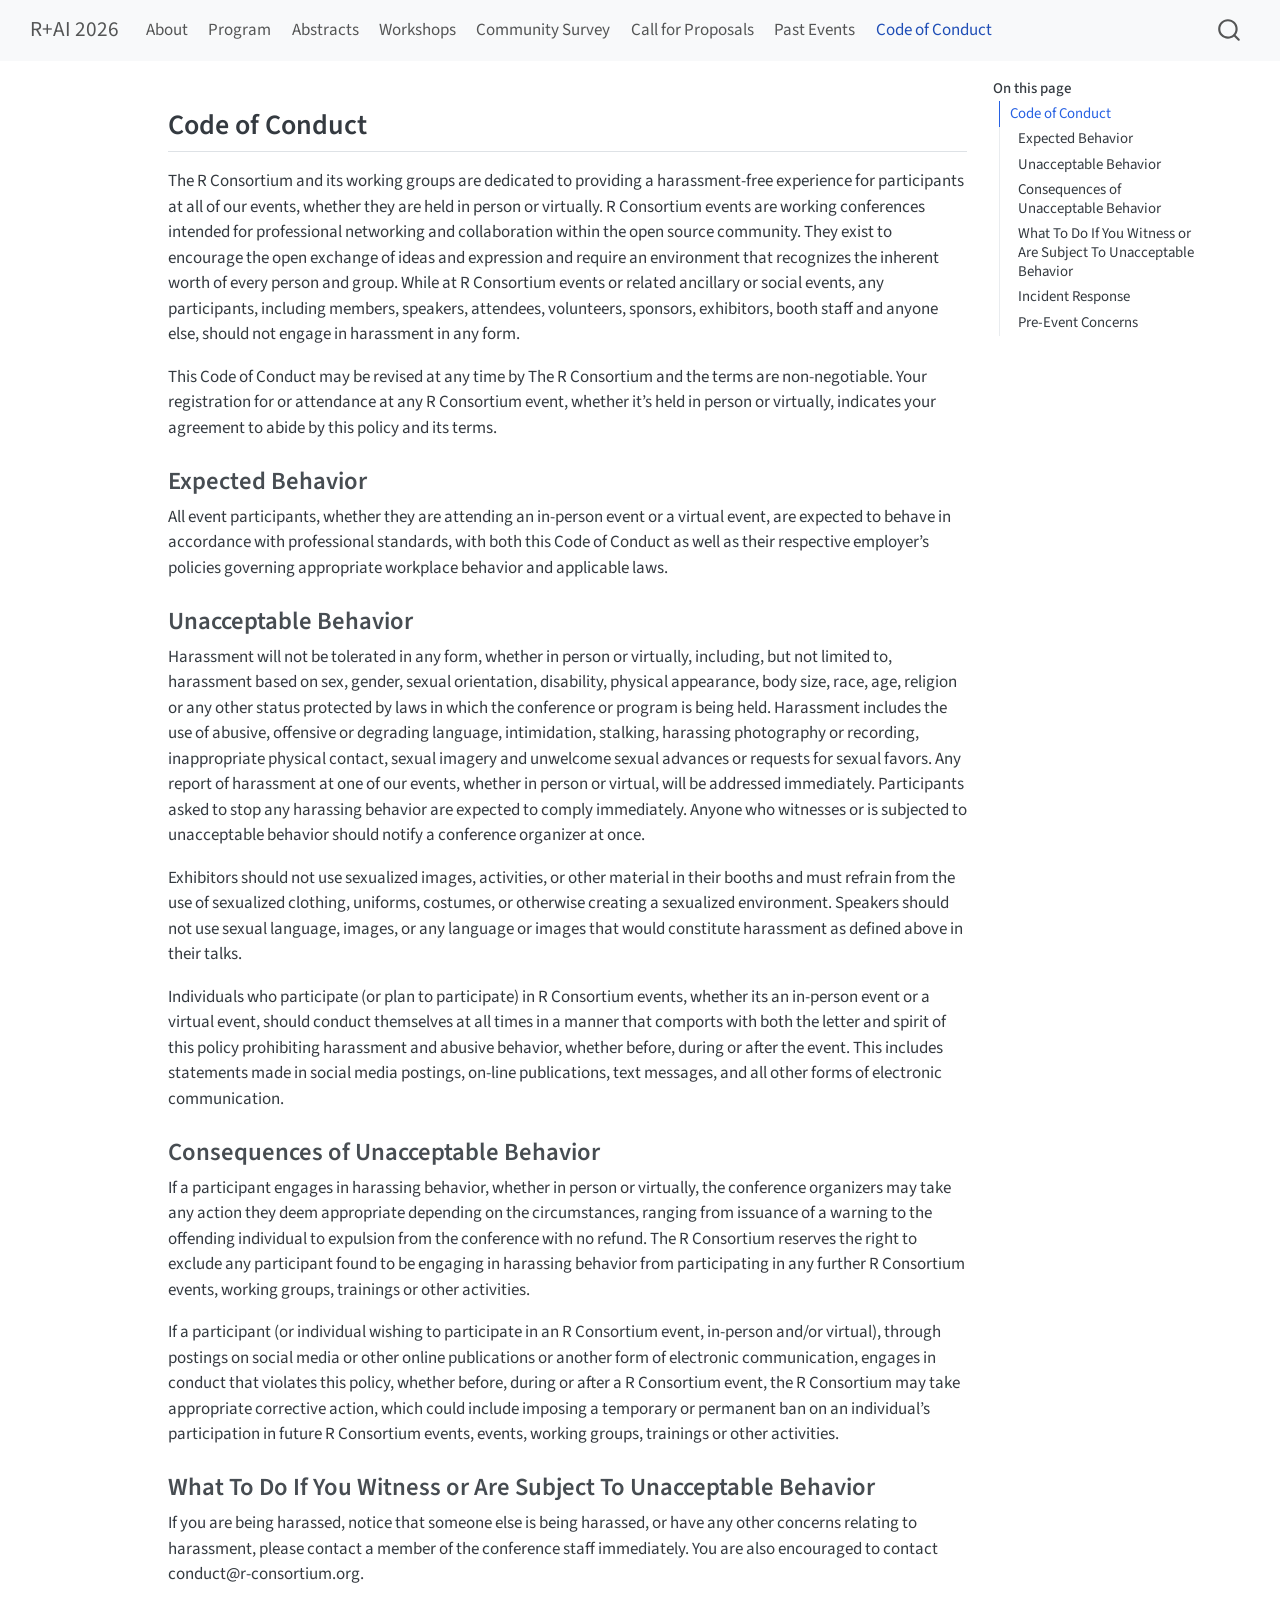
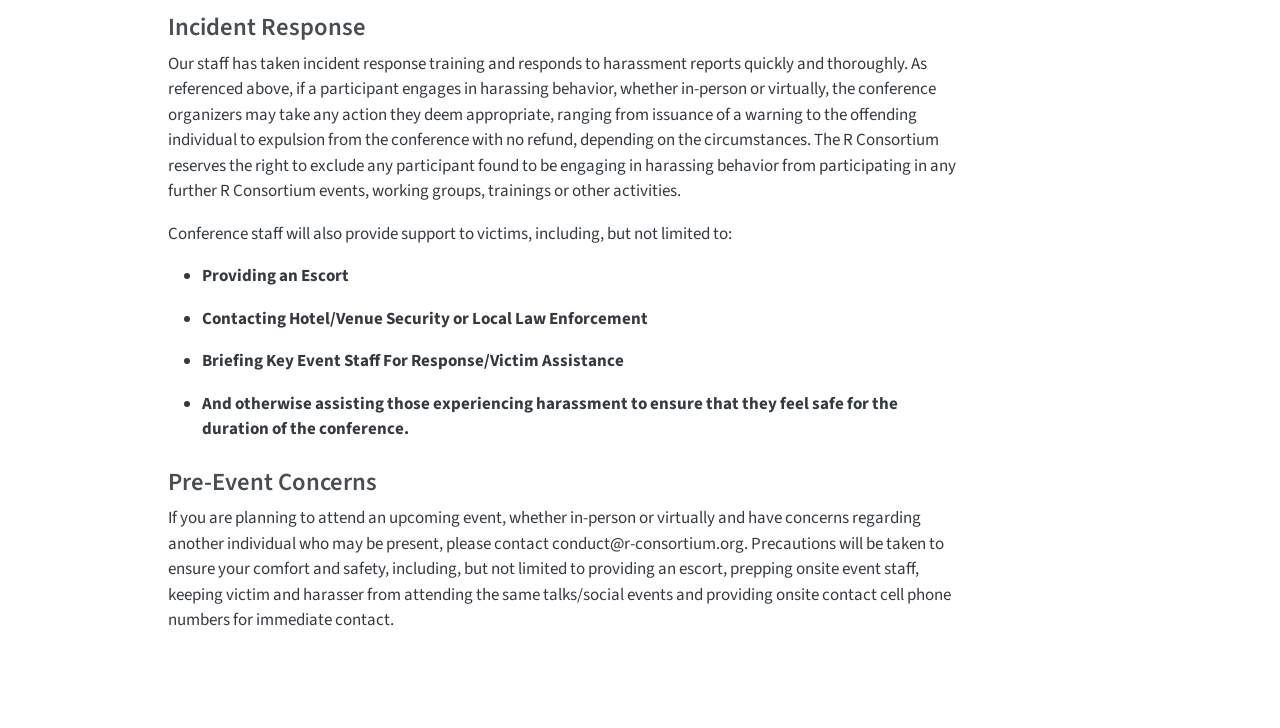
<file: attend.html>
<!DOCTYPE html>
<html xmlns="http://www.w3.org/1999/xhtml" lang="en" xml:lang="en"><head>

<meta charset="utf-8">
<meta name="generator" content="quarto-1.11.9">

<meta name="viewport" content="width=device-width, initial-scale=1.0, user-scalable=yes">


<title>attend – R+AI 2026</title>
<style>
/* Default styles provided by pandoc.
** See https://pandoc.org/MANUAL.html#variables-for-html for config info.
*/
span.smallcaps{font-variant: small-caps;}
div.columns{display: flex; gap: 1.5em;}
div.column{flex: auto;}
@media screen {
div.columns{gap: min(4vw, 1.5em);}
div.column{overflow-x: auto;}
}
div.hanging-indent{margin-left: 1.5em; text-indent: -1.5em;}
ul.task-list{list-style: none;}
ul.task-list li input[type="checkbox"] {
  width: 0.8em;
  margin: 0 0.8em 0.2em -1em; /* quarto-specific, see https://github.com/quarto-dev/quarto-cli/issues/4556 */ 
  vertical-align: middle;
}
</style>


<script src="site_libs/quarto-nav/quarto-nav.js"></script>
<script src="site_libs/quarto-nav/headroom.min.js"></script>
<script src="site_libs/clipboard/clipboard.min.js"></script>
<script src="site_libs/quarto-search/autocomplete.umd.js"></script>
<script src="site_libs/quarto-search/fuse.min.js"></script>
<script src="site_libs/quarto-search/quarto-search.js"></script>
<meta name="quarto:offset" content="./">
<link href="./images/favicon.ico" rel="icon">
<script src="site_libs/quarto-html/quarto.js" type="module"></script>
<script src="site_libs/quarto-html/tabsets/tabsets.js" type="module"></script>
<script src="site_libs/quarto-html/scrollable-regions/scrollable-regions.js" type="module"></script>
<script src="site_libs/quarto-html/popper.min.js"></script>
<script src="site_libs/quarto-html/tippy.umd.min.js"></script>
<script src="site_libs/quarto-html/anchor.min.js"></script>
<link href="site_libs/quarto-html/tippy.css" rel="stylesheet">
<link href="site_libs/quarto-html/quarto-syntax-highlighting-63b5708e65d6cd79cd7618c58d0c21e7.css" rel="stylesheet" id="quarto-text-highlighting-styles">
<script src="site_libs/bootstrap/bootstrap.min.js"></script>
<link href="site_libs/bootstrap/bootstrap-icons.css" rel="stylesheet">
<link href="site_libs/bootstrap/bootstrap-8d3ad9c781c51ccd60b292c95058b2c2.min.css" rel="stylesheet" append-hash="true" id="quarto-bootstrap" data-mode="light">
<script id="quarto-search-options" type="application/json">{
  "location": "navbar",
  "copy-button": false,
  "collapse-after": 3,
  "panel-placement": "end",
  "type": "overlay",
  "limit": 50,
  "keyboard-shortcut": [
    "f",
    "/",
    "s"
  ],
  "show-item-context": false,
  "language": {
    "search-no-results-text": "No results",
    "search-matching-documents-text": "matching documents",
    "search-copy-link-title": "Copy link to search",
    "search-hide-matches-text": "Hide additional matches",
    "search-more-match-text": "more match in this document",
    "search-more-matches-text": "more matches in this document",
    "search-clear-button-title": "Clear",
    "search-text-placeholder": "",
    "search-detached-cancel-button-title": "Cancel",
    "search-submit-button-title": "Submit",
    "search-label": "Search"
  }
}</script>
<script async="" src="https://www.googletagmanager.com/gtag/js?id=G-B697SX1BNN"></script>

<script type="text/javascript">

window.dataLayer = window.dataLayer || [];
function gtag(){dataLayer.push(arguments);}
gtag('js', new Date());
gtag('config', 'G-B697SX1BNN', { 'anonymize_ip': true});
</script>


<link rel="stylesheet" href="styles.css">
<meta property="og:title" content="R+AI 2026">
<meta property="og:description" content="">
<meta property="og:image" content="https://rconsortium.github.io/RplusAI_website/images/rplusai-main-images-with-dates.png">
<meta property="og:site_name" content="R+AI 2026">
<meta property="og:image:height" content="509">
<meta property="og:image:width" content="1024">
<meta name="twitter:title" content="R+AI 2026">
<meta name="twitter:description" content="">
<meta name="twitter:image" content="https://rconsortium.github.io/RplusAI_website/images/rplusai-main-images-with-dates.png">
<meta name="twitter:card" content="summary_large_image">
</head>

<body class="nav-fixed quarto-light"><a id="quarto-skip-link" class="visually-hidden-focusable" href="#quarto-document-content">Skip to main content</a>

<div id="quarto-search-results"></div>
  <header id="quarto-header" class="headroom fixed-top">
    <nav class="navbar navbar-expand-lg " data-bs-theme="dark" aria-label="Site">
      <div class="navbar-container container-fluid">
      <div class="navbar-brand-container mx-auto">
    <a class="navbar-brand" href="./index.html">
    <span class="navbar-title">R+AI 2026</span>
    </a>
  </div>
          <button class="navbar-toggler" type="button" data-bs-toggle="collapse" data-bs-target="#navbarCollapse" aria-controls="navbarCollapse" aria-expanded="false" aria-label="Toggle navigation" onclick="if (window.quartoToggleHeadroom) { window.quartoToggleHeadroom(); }">
  <span class="navbar-toggler-icon"></span>
</button>
          <div class="collapse navbar-collapse" id="navbarCollapse">
            <ul class="navbar-nav navbar-nav-scroll me-auto">
  <li class="nav-item">
    <a class="nav-link" href="./about.html"> 
<span class="menu-text">About</span></a>
  </li>  
  <li class="nav-item">
    <a class="nav-link" href="./program.html"> 
<span class="menu-text">Program</span></a>
  </li>  
  <li class="nav-item">
    <a class="nav-link" href="./Abstracts.html"> 
<span class="menu-text">Abstracts</span></a>
  </li>  
  <li class="nav-item">
    <a class="nav-link" href="./workshops.html"> 
<span class="menu-text">Workshops</span></a>
  </li>  
  <li class="nav-item">
    <a class="nav-link" href="./survey.html"> 
<span class="menu-text">Community Survey</span></a>
  </li>  
  <li class="nav-item">
    <a class="nav-link" href="./cfp.html"> 
<span class="menu-text">Call for Proposals</span></a>
  </li>  
  <li class="nav-item">
    <a class="nav-link" href="./Events.html"> 
<span class="menu-text">Past Events</span></a>
  </li>  
  <li class="nav-item">
    <a class="nav-link active" href="./attend.html" aria-current="page"> 
<span class="menu-text">Code of Conduct</span></a>
  </li>  
</ul>
          </div> <!-- /navcollapse -->
            <div class="quarto-navbar-tools">
</div>
            <div id="quarto-search" class="" title="Search"></div>
      </div> <!-- /container-fluid -->
    </nav>
</header>
<!-- content -->
<div id="quarto-content" class="quarto-container page-columns page-rows-contents page-layout-article page-navbar">
<!-- sidebar -->
<!-- margin-sidebar -->
    <div id="quarto-margin-sidebar" class="sidebar margin-sidebar">
        <nav id="TOC" role="doc-toc" aria-labelledby="toc-title" class="toc-active">
    <h2 id="toc-title">On this page</h2>
   
  <ul>
  <li><a href="#code-of-conduct" id="toc-code-of-conduct" class="nav-link active" data-scroll-target="#code-of-conduct">Code of Conduct</a>
  <ul class="collapse">
  <li><a href="#expected-behavior" id="toc-expected-behavior" class="nav-link" data-scroll-target="#expected-behavior">Expected Behavior</a></li>
  <li><a href="#unacceptable-behavior" id="toc-unacceptable-behavior" class="nav-link" data-scroll-target="#unacceptable-behavior">Unacceptable Behavior</a></li>
  <li><a href="#consequences-of-unacceptable-behavior" id="toc-consequences-of-unacceptable-behavior" class="nav-link" data-scroll-target="#consequences-of-unacceptable-behavior">Consequences of Unacceptable Behavior</a></li>
  <li><a href="#what-to-do-if-you-witness-or-are-subject-to-unacceptable-behavior" id="toc-what-to-do-if-you-witness-or-are-subject-to-unacceptable-behavior" class="nav-link" data-scroll-target="#what-to-do-if-you-witness-or-are-subject-to-unacceptable-behavior">What To Do If You Witness or Are Subject To Unacceptable Behavior</a></li>
  <li><a href="#incident-response" id="toc-incident-response" class="nav-link" data-scroll-target="#incident-response">Incident Response</a></li>
  <li><a href="#pre-event-concerns" id="toc-pre-event-concerns" class="nav-link" data-scroll-target="#pre-event-concerns">Pre-Event Concerns</a></li>
  </ul></li>
  </ul>
</nav>
    </div>
<!-- main -->
<main class="content" id="quarto-document-content" tabindex="-1"><header id="title-block-header" class="quarto-title-block"></header>




<section id="code-of-conduct" class="level2">
<h2 class="anchored" data-anchor-id="code-of-conduct">Code of Conduct</h2>
<p>The R Consortium and its working groups are dedicated to providing a harassment-free experience for participants at all of our events, whether they are held in person or virtually. R Consortium events are working conferences intended for professional networking and collaboration within the open source community. They exist to encourage the open exchange of ideas and expression and require an environment that recognizes the inherent worth of every person and group. While at R Consortium events or related ancillary or social events, any participants, including members, speakers, attendees, volunteers, sponsors, exhibitors, booth staff and anyone else, should not engage in harassment in any form.</p>
<p>This Code of Conduct may be revised at any time by The R Consortium and the terms are non-negotiable. Your registration for or attendance at any R Consortium event, whether it’s held in person or virtually, indicates your agreement to abide by this policy and its terms.</p>
<section id="expected-behavior" class="level3">
<h3 class="anchored" data-anchor-id="expected-behavior">Expected Behavior</h3>
<p>All event participants, whether they are attending an in-person event or a virtual event, are expected to behave in accordance with professional standards, with both this Code of Conduct as well as their respective employer’s policies governing appropriate workplace behavior and applicable laws.</p>
</section>
<section id="unacceptable-behavior" class="level3">
<h3 class="anchored" data-anchor-id="unacceptable-behavior">Unacceptable Behavior</h3>
<p>Harassment will not be tolerated in any form, whether in person or virtually, including, but not limited to, harassment based on sex, gender, sexual orientation, disability, physical appearance, body size, race, age, religion or any other status protected by laws in which the conference or program is being held. Harassment includes the use of abusive, offensive or degrading language, intimidation, stalking, harassing photography or recording, inappropriate physical contact, sexual imagery and unwelcome sexual advances or requests for sexual favors. Any report of harassment at one of our events, whether in person or virtual, will be addressed immediately. Participants asked to stop any harassing behavior are expected to comply immediately. Anyone who witnesses or is subjected to unacceptable behavior should notify a conference organizer at once.</p>
<p>Exhibitors should not use sexualized images, activities, or other material in their booths and must refrain from the use of sexualized clothing, uniforms, costumes, or otherwise creating a sexualized environment. Speakers should not use sexual language, images, or any language or images that would constitute harassment as defined above in their talks.</p>
<p>Individuals who participate (or plan to participate) in R Consortium events, whether its an in-person event or a virtual event, should conduct themselves at all times in a manner that comports with both the letter and spirit of this policy prohibiting harassment and abusive behavior, whether before, during or after the event. This includes statements made in social media postings, on-line publications, text messages, and all other forms of electronic communication.</p>
</section>
<section id="consequences-of-unacceptable-behavior" class="level3">
<h3 class="anchored" data-anchor-id="consequences-of-unacceptable-behavior">Consequences of Unacceptable Behavior</h3>
<p>If a participant engages in harassing behavior, whether in person or virtually, the conference organizers may take any action they deem appropriate depending on the circumstances, ranging from issuance of a warning to the offending individual to expulsion from the conference with no refund. The R Consortium reserves the right to exclude any participant found to be engaging in harassing behavior from participating in any further R Consortium events, working groups, trainings or other activities.</p>
<p>If a participant (or individual wishing to participate in an R Consortium event, in-person and/or virtual), through postings on social media or other online publications or another form of electronic communication, engages in conduct that violates this policy, whether before, during or after a R Consortium event, the R Consortium may take appropriate corrective action, which could include imposing a temporary or permanent ban on an individual’s participation in future R Consortium events, events, working groups, trainings or other activities.</p>
</section>
<section id="what-to-do-if-you-witness-or-are-subject-to-unacceptable-behavior" class="level3">
<h3 class="anchored" data-anchor-id="what-to-do-if-you-witness-or-are-subject-to-unacceptable-behavior">What To Do If You Witness or Are Subject To Unacceptable Behavior</h3>
<p>If you are being harassed, notice that someone else is being harassed, or have any other concerns relating to harassment, please contact a member of the conference staff immediately. You are also encouraged to contact conduct@r-consortium.org.</p>
</section>
<section id="incident-response" class="level3">
<h3 class="anchored" data-anchor-id="incident-response">Incident Response</h3>
<p>Our staff has taken incident response training and responds to harassment reports quickly and thoroughly. As referenced above, if a participant engages in harassing behavior, whether in-person or virtually, the conference organizers may take any action they deem appropriate, ranging from issuance of a warning to the offending individual to expulsion from the conference with no refund, depending on the circumstances. The R Consortium reserves the right to exclude any participant found to be engaging in harassing behavior from participating in any further R Consortium events, working groups, trainings or other activities.</p>
<p>Conference staff will also provide support to victims, including, but not limited to:</p>
<ul>
<li><p><strong>Providing an Escort</strong></p></li>
<li><p><strong>Contacting Hotel/Venue Security or Local Law Enforcement</strong></p></li>
<li><p><strong>Briefing Key Event Staff For Response/Victim Assistance</strong></p></li>
<li><p><strong>And otherwise assisting those experiencing harassment to ensure that they feel safe for the duration of the conference.</strong></p></li>
</ul>
</section>
<section id="pre-event-concerns" class="level3">
<h3 class="anchored" data-anchor-id="pre-event-concerns">Pre-Event Concerns</h3>
<p>If you are planning to attend an upcoming event, whether in-person or virtually and have concerns regarding another individual who may be present, please contact conduct@r-consortium.org. Precautions will be taken to ensure your comfort and safety, including, but not limited to providing an escort, prepping onsite event staff, keeping victim and harasser from attending the same talks/social events and providing onsite contact cell phone numbers for immediate contact.</p>


</section>
</section>

</main> <!-- /main -->
<script id="quarto-html-after-body" type="application/javascript">
  window.document.addEventListener("DOMContentLoaded", function (event) {
    const icon = "";
    const anchorJS = new window.AnchorJS();
    anchorJS.options = {
      placement: 'right',
      icon: icon
    };
    anchorJS.add('.anchored');
    const isCodeAnnotation = (el) => {
      for (const clz of el.classList) {
        if (clz.startsWith('code-annotation-')) {                     
          return true;
        }
      }
      return false;
    }
    const onCopySuccess = function(e) {
      // button target
      const button = e.trigger;
      // don't keep focus
      button.blur();
      // flash "checked"
      button.classList.add('code-copy-button-checked');
      var currentTitle = button.getAttribute("title");
      button.setAttribute("title", "Copied!");
      let tooltip;
      if (window.bootstrap) {
        button.setAttribute("data-bs-toggle", "tooltip");
        button.setAttribute("data-bs-placement", "left");
        button.setAttribute("data-bs-title", "Copied!");
        tooltip = new bootstrap.Tooltip(button, 
          { trigger: "manual", 
            customClass: "code-copy-button-tooltip",
            offset: [0, -8]});
        tooltip.show();    
      }
      setTimeout(function() {
        if (tooltip) {
          tooltip.hide();
          button.removeAttribute("data-bs-title");
          button.removeAttribute("data-bs-toggle");
          button.removeAttribute("data-bs-placement");
        }
        button.setAttribute("title", currentTitle);
        button.classList.remove('code-copy-button-checked');
      }, 1000);
      // clear code selection
      e.clearSelection();
    }
    const getTextToCopy = function(trigger) {
      const outerScaffold = trigger.parentElement.cloneNode(true);
      const codeEl = outerScaffold.querySelector('code');
      for (const childEl of codeEl.children) {
        if (isCodeAnnotation(childEl)) {
          childEl.remove();
        }
      }
      return codeEl.innerText;
    }
    const clipboard = new window.ClipboardJS('.code-copy-button:not([data-in-quarto-modal])', {
      text: getTextToCopy
    });
    clipboard.on('success', onCopySuccess);
    if (window.document.getElementById('quarto-embedded-source-code-modal')) {
      const clipboardModal = new window.ClipboardJS('.code-copy-button[data-in-quarto-modal]', {
        text: getTextToCopy,
        container: window.document.getElementById('quarto-embedded-source-code-modal')
      });
      clipboardModal.on('success', onCopySuccess);
    }
      var localhostRegex = new RegExp(/^(?:http|https):\/\/localhost\:?[0-9]*\//);
      var mailtoRegex = new RegExp(/^mailto:/);
        var filterRegex = new RegExp("https:\/\/rconsortium\.github\.io\/RplusAI_website\/");
      var isInternal = (href) => {
          return filterRegex.test(href) || localhostRegex.test(href) || mailtoRegex.test(href);
      }
      // Inspect non-navigation links and adorn them if external
      window.quartoDecorateExternalLinks = function (root) {
     var links = (root || window.document).querySelectorAll('a[href]:not(.nav-link):not(.navbar-brand):not(.toc-action):not(.sidebar-link):not(.sidebar-item-toggle):not(.pagination-link):not(.no-external):not([aria-hidden]):not(.dropdown-item):not(.quarto-navigation-tool):not(.about-link)');
      for (var i=0; i<links.length; i++) {
        const link = links[i];
        if (!isInternal(link.href)) {
          // undo the damage that might have been done by quarto-nav.js in the case of
          // links that we want to consider external
          if (link.dataset.originalHref !== undefined) {
            link.href = link.dataset.originalHref;
          }
          if (!link.classList.contains('no-external-icon')) {
          }
        }
      }
      };
      window.quartoDecorateExternalLinks(window.document);
    // Esc closes the popup (WCAG 1.4.13) and focus leaving both trigger and
    // popup closes it (WCAG 2.4.11); tippy handles neither for interactive popups.
    const hideOnEscAndFocusOut = {
      name: 'hideOnEscAndFocusOut',
      defaultValue: true,
      fn(instance) {
        const dismiss = () => {
          // A show scheduled by the trigger delay would otherwise reopen it
          instance.clearDelayTimeouts();
          instance.hide();
        };
        const onKeyDown = (event) => {
          if (event.key !== 'Escape') {
            return;
          }
          // Keep Esc from also reaching page handlers (e.g. reveal.js overview),
          // except an open reveal.js slide menu, which Esc should close too.
          // The menu handles keys only when its keyboard option is on.
          const menuHandlesEsc = window.Reveal?.getPlugin?.('menu')?.isOpen() &&
            window.Reveal.getConfig().menu?.keyboard !== false;
          if (!menuHandlesEsc) {
            event.stopPropagation();
          }
          if (instance.popper.contains(window.document.activeElement)) {
            // Disabled while refocusing so the focus trigger does not reopen it
            instance.disable();
            instance.reference.focus();
            instance.enable();
          }
          dismiss();
        };
        const onFocusOut = (event) => {
          const target = event.relatedTarget;
          if (target && !instance.reference.contains(target) &&
              !instance.popper.contains(target)) {
            dismiss();
          }
        };
        // On the trigger too: a click trigger (code-annotations: select) has no
        // blur handling. Attached for the instance's lifetime so leaving the
        // trigger also cancels a show still pending on the trigger delay.
        instance.reference.addEventListener('focusout', onFocusOut);
        return {
          onShow() {
            window.document.addEventListener('keydown', onKeyDown, true);
            instance.popper.addEventListener('focusout', onFocusOut);
          },
          onHide() {
            window.document.removeEventListener('keydown', onKeyDown, true);
            instance.popper.removeEventListener('focusout', onFocusOut);
          },
          onDestroy() {
            instance.reference.removeEventListener('focusout', onFocusOut);
          },
        };
      },
    };
    function tippyHover(el, contentFn, onTriggerFn, onUntriggerFn) {
      const config = {
        allowHTML: true,
        maxWidth: 500,
        delay: 100,
        arrow: false,
        appendTo: function(el) {
            return el.parentElement;
        },
        interactive: true,
        interactiveBorder: 10,
        theme: 'quarto',
        placement: 'bottom-start',
        plugins: [hideOnEscAndFocusOut],
      };
      if (contentFn) {
        config.content = contentFn;
      }
      if (onTriggerFn) {
        config.onTrigger = onTriggerFn;
      }
      if (onUntriggerFn) {
        config.onUntrigger = onUntriggerFn;
      }
      window.tippy(el, config); 
    }
    const noterefs = window.document.querySelectorAll('a[role="doc-noteref"]');
    for (var i=0; i<noterefs.length; i++) {
      const ref = noterefs[i];
      tippyHover(ref, function() {
        // use id or data attribute instead here
        let href = ref.getAttribute('data-footnote-href') || ref.getAttribute('href');
        try { href = new URL(href).hash; } catch {}
        const id = href.replace(/^#\/?/, "");
        const note = window.document.getElementById(id);
        if (note) {
          return note.innerHTML;
        } else {
          return "";
        }
      });
    }
    const xrefs = window.document.querySelectorAll('a.quarto-xref');
    const processXRef = (id, note) => {
      // Strip column container classes
      const stripColumnClz = (el) => {
        el.classList.remove("page-full", "page-columns");
        if (el.children) {
          for (const child of el.children) {
            stripColumnClz(child);
          }
        }
      }
      stripColumnClz(note)
      if (id === null || id.startsWith('sec-')) {
        // Special case sections, only their first couple elements
        const container = document.createElement("div");
        if (note.children && note.children.length > 2) {
          container.appendChild(note.children[0].cloneNode(true));
          for (let i = 1; i < note.children.length; i++) {
            const child = note.children[i];
            if (child.tagName === "P" && child.innerText === "") {
              continue;
            } else {
              container.appendChild(child.cloneNode(true));
              break;
            }
          }
          if (window.Quarto?.typesetMath) {
            window.Quarto.typesetMath(container);
          }
          return container.innerHTML
        } else {
          if (window.Quarto?.typesetMath) {
            window.Quarto.typesetMath(note);
          }
          return note.innerHTML;
        }
      } else {
        // Remove any anchor links if they are present
        const anchorLink = note.querySelector('a.anchorjs-link');
        if (anchorLink) {
          anchorLink.remove();
        }
        if (window.Quarto?.typesetMath) {
          window.Quarto.typesetMath(note);
        }
        if (note.classList.contains("callout")) {
          return note.outerHTML;
        } else {
          return note.innerHTML;
        }
      }
    }
    for (var i=0; i<xrefs.length; i++) {
      const xref = xrefs[i];
      tippyHover(xref, undefined, function(instance) {
        instance.disable();
        let url = xref.getAttribute('href');
        let hash = undefined; 
        if (url.startsWith('#')) {
          hash = url;
        } else {
          try { hash = new URL(url).hash; } catch {}
        }
        if (hash) {
          const id = hash.replace(/^#\/?/, "");
          const note = window.document.getElementById(id);
          if (note !== null) {
            try {
              const html = processXRef(id, note.cloneNode(true));
              instance.setContent(html);
            } finally {
              instance.enable();
              instance.show();
            }
          } else {
            // See if we can fetch this
            fetch(url.split('#')[0])
            .then(res => res.text())
            .then(html => {
              const parser = new DOMParser();
              const htmlDoc = parser.parseFromString(html, "text/html");
              const note = htmlDoc.getElementById(id);
              if (note !== null) {
                const html = processXRef(id, note);
                instance.setContent(html);
              } 
            }).finally(() => {
              instance.enable();
              instance.show();
            });
          }
        } else {
          // See if we can fetch a full url (with no hash to target)
          // This is a special case and we should probably do some content thinning / targeting
          fetch(url)
          .then(res => res.text())
          .then(html => {
            const parser = new DOMParser();
            const htmlDoc = parser.parseFromString(html, "text/html");
            const note = htmlDoc.querySelector('main.content');
            if (note !== null) {
              // This should only happen for chapter cross references
              // (since there is no id in the URL)
              // remove the first header
              if (note.children.length > 0 && note.children[0].tagName === "HEADER") {
                note.children[0].remove();
              }
              const html = processXRef(null, note);
              instance.setContent(html);
            } 
          }).finally(() => {
            instance.enable();
            instance.show();
          });
        }
      }, function(instance) {
      });
    }
        let selectedAnnoteEl;
        const selectorForAnnotation = ( cell, annotation) => {
          let cellAttr = 'data-code-cell="' + cell + '"';
          let lineAttr = 'data-code-annotation="' +  annotation + '"';
          const selector = 'span[' + cellAttr + '][' + lineAttr + ']';
          return selector;
        }
        const selectCodeLines = (annoteEl) => {
          const doc = window.document;
          const targetCell = annoteEl.getAttribute("data-target-cell");
          const targetAnnotation = annoteEl.getAttribute("data-target-annotation");
          const annoteSpan = window.document.querySelector(selectorForAnnotation(targetCell, targetAnnotation));
          const lines = annoteSpan.getAttribute("data-code-lines").split(",");
          const lineIds = lines.map((line) => {
            return targetCell + "-" + line;
          })
          // Each band is positioned against its own containing block, which is
          // not the offsetParent of the lines, so place it from client rects.
          const placeBand = (band, firstEl, lastEl, codeBlock) => {
            const container = band.offsetParent;
            if (container === null) {
              return;
            }
            const containerRect = container.getBoundingClientRect();
            // Reveal.js scales slides with a transform, so convert client
            // pixels back to the CSS pixels of the container.
            const scale = containerRect.height / container.offsetHeight || 1;
            const firstRect = firstEl.getBoundingClientRect();
            const lastRect = lastEl.getBoundingClientRect();
            const top = (firstRect.top - containerRect.top) / scale - container.clientTop + container.scrollTop;
            const height = (lastRect.bottom - firstRect.top) / scale;
            band.style.top = top - 2 + "px";
            band.style.height = height + 4 + "px";
            if (codeBlock) {
              // Without the copy button wrapper, the containing block is wider
              // than the code block, so span the code block explicitly.
              const blockRect = codeBlock.getBoundingClientRect();
              band.style.left = (blockRect.left - containerRect.left) / scale - container.clientLeft + container.scrollLeft + "px";
              band.style.width = blockRect.width / scale + "px";
            }
          };
          if (lineIds.length > 0) {
            const el = window.document.getElementById(lineIds[0]);
            const lastEl = window.document.getElementById(lineIds[lineIds.length - 1]);
            const parent = el.parentElement.parentElement;
            // cook up a div (if necessary) and position it
            let div = window.document.getElementById("code-annotation-line-highlight");
            if (div === null) {
              div = window.document.createElement("div");
              div.setAttribute("id", "code-annotation-line-highlight");
              div.style.position = 'absolute';
              parent.appendChild(div);
            }
            placeBand(div, el, lastEl, parent.closest("div.sourceCode") || parent);
            let gutterDiv = window.document.getElementById("code-annotation-line-highlight-gutter");
            if (gutterDiv === null) {
              gutterDiv = window.document.createElement("div");
              gutterDiv.setAttribute("id", "code-annotation-line-highlight-gutter");
              gutterDiv.style.position = 'absolute';
              const codeCell = window.document.getElementById(targetCell);
              const gutter = codeCell.querySelector('.code-annotation-gutter');
              gutter.appendChild(gutterDiv);
            }
            placeBand(gutterDiv, el, lastEl);
            selectedAnnoteEl = annoteEl;
          }
        };
        const unselectCodeLines = () => {
          const elementsIds = ["code-annotation-line-highlight", "code-annotation-line-highlight-gutter"];
          elementsIds.forEach((elId) => {
            const div = window.document.getElementById(elId);
            if (div) {
              div.remove();
            }
          });
          selectedAnnoteEl = undefined;
        };
          // Handle positioning of the toggle
      window.addEventListener(
        "resize",
        throttle(() => {
          elRect = undefined;
          if (selectedAnnoteEl) {
            selectCodeLines(selectedAnnoteEl);
          }
        }, 10)
      );
      function throttle(fn, ms) {
      let throttle = false;
      let timer;
        return (...args) => {
          if(!throttle) { // first call gets through
              fn.apply(this, args);
              throttle = true;
          } else { // all the others get throttled
              if(timer) clearTimeout(timer); // cancel #2
              timer = setTimeout(() => {
                fn.apply(this, args);
                timer = throttle = false;
              }, ms);
          }
        };
      }
        // Attach click handler to the DT
        const annoteDls = window.document.querySelectorAll('dt[data-target-cell]');
        for (const annoteDlNode of annoteDls) {
          annoteDlNode.addEventListener('click', (event) => {
            const clickedEl = event.target;
            if (clickedEl !== selectedAnnoteEl) {
              unselectCodeLines();
              const activeEl = window.document.querySelector('dt[data-target-cell].code-annotation-active');
              if (activeEl) {
                activeEl.classList.remove('code-annotation-active');
              }
              selectCodeLines(clickedEl);
              clickedEl.classList.add('code-annotation-active');
            } else {
              // Unselect the line
              unselectCodeLines();
              clickedEl.classList.remove('code-annotation-active');
            }
          });
        }
    const findCites = (el) => {
      const parentEl = el.parentElement;
      if (parentEl) {
        const cites = parentEl.dataset.cites;
        if (cites) {
          return {
            el,
            cites: cites.split(' ')
          };
        } else {
          return findCites(el.parentElement)
        }
      } else {
        return undefined;
      }
    };
    var bibliorefs = window.document.querySelectorAll('a[role="doc-biblioref"]');
    for (var i=0; i<bibliorefs.length; i++) {
      const ref = bibliorefs[i];
      const citeInfo = findCites(ref);
      if (citeInfo) {
        tippyHover(citeInfo.el, function() {
          var popup = window.document.createElement('div');
          citeInfo.cites.forEach(function(cite) {
            var citeDiv = window.document.createElement('div');
            citeDiv.classList.add('hanging-indent');
            citeDiv.classList.add('csl-entry');
            var biblioDiv = window.document.getElementById('ref-' + cite);
            if (biblioDiv) {
              citeDiv.innerHTML = biblioDiv.innerHTML;
            }
            popup.appendChild(citeDiv);
          });
          return popup.innerHTML;
        });
      }
    }
  });
  </script>
  <script type="application/javascript">
  window.quartoScrollableRegionsLabels = {"code":"Scrollable code","output":"Scrollable output"};
  </script>
</div> <!-- /content -->




</body></html>
</file>
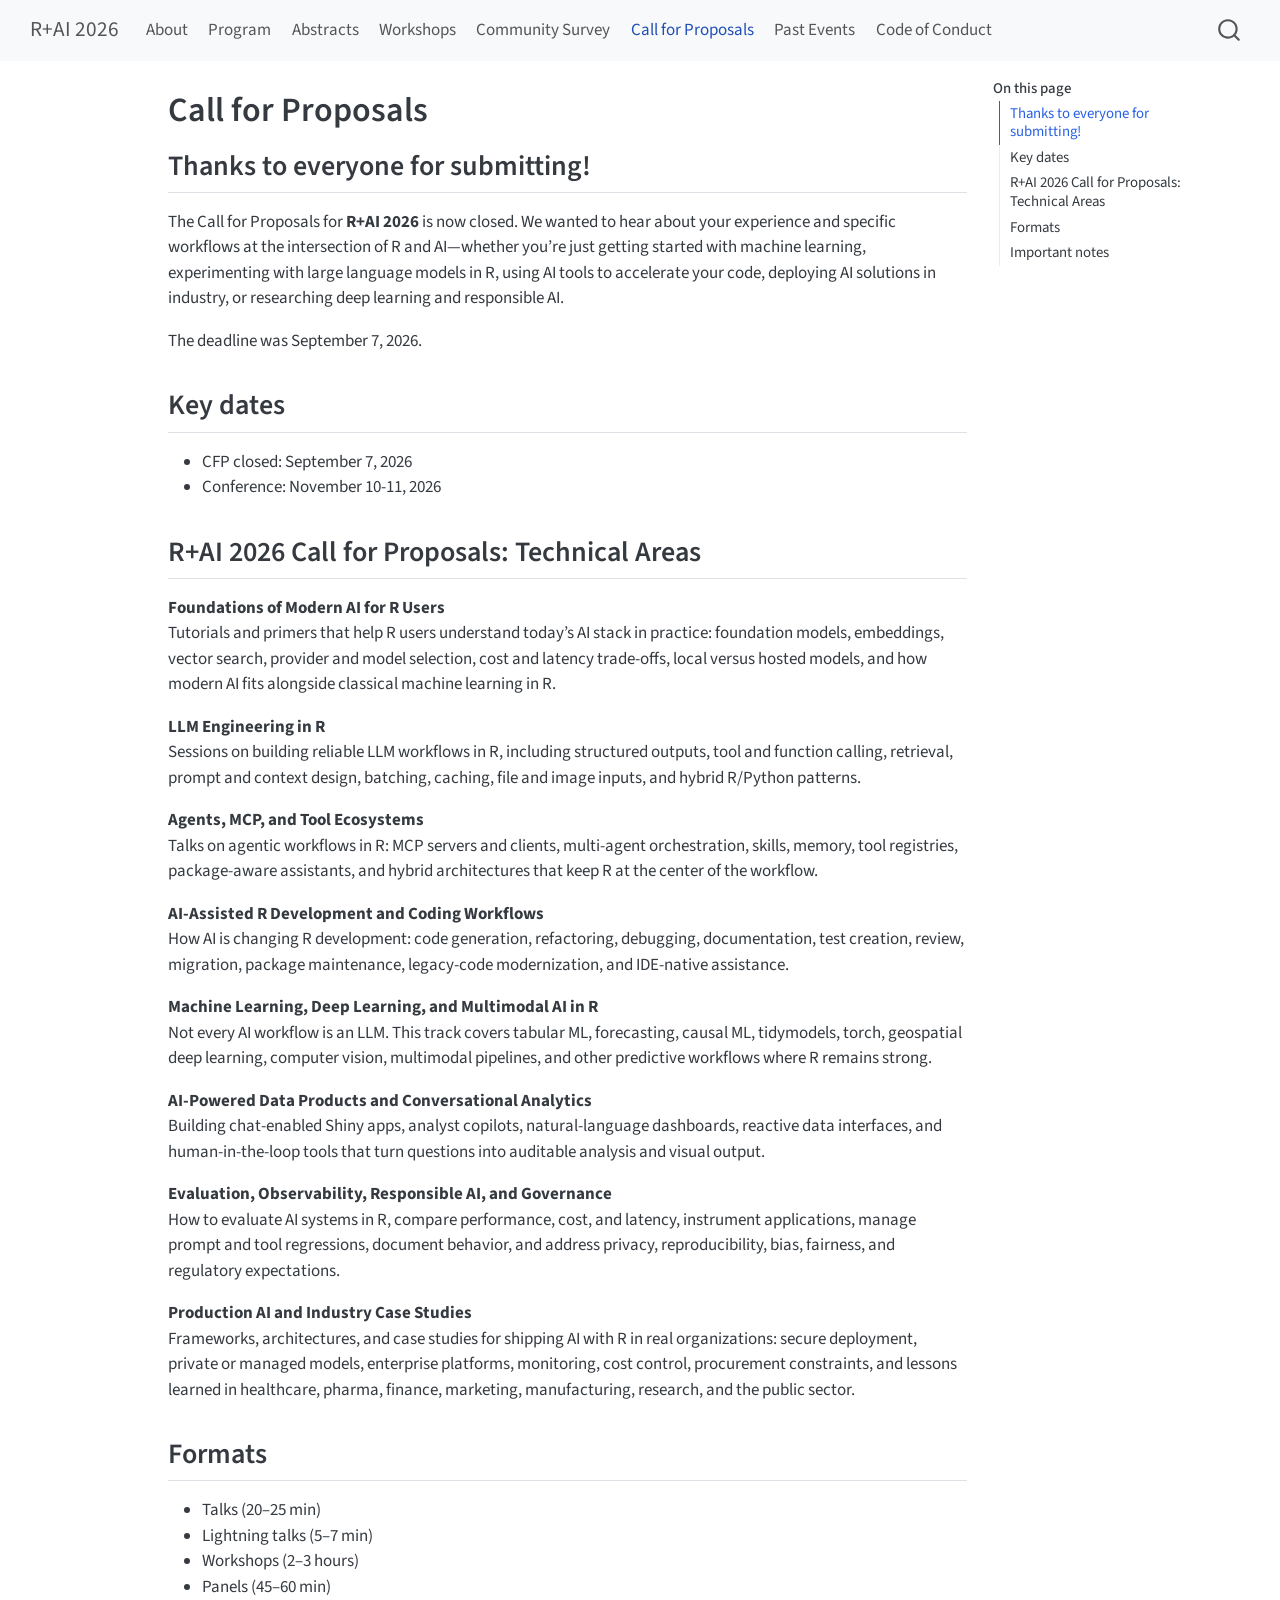
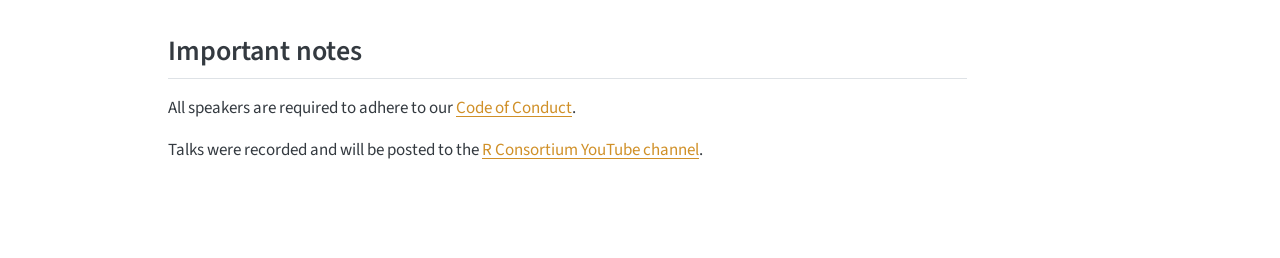
<file: cfp.html>
<!DOCTYPE html>
<html xmlns="http://www.w3.org/1999/xhtml" lang="en" xml:lang="en"><head>

<meta charset="utf-8">
<meta name="generator" content="quarto-1.11.9">

<meta name="viewport" content="width=device-width, initial-scale=1.0, user-scalable=yes">


<title>Call for Proposals – R+AI 2026</title>
<style>
/* Default styles provided by pandoc.
** See https://pandoc.org/MANUAL.html#variables-for-html for config info.
*/
span.smallcaps{font-variant: small-caps;}
div.columns{display: flex; gap: 1.5em;}
div.column{flex: auto;}
@media screen {
div.columns{gap: min(4vw, 1.5em);}
div.column{overflow-x: auto;}
}
div.hanging-indent{margin-left: 1.5em; text-indent: -1.5em;}
ul.task-list{list-style: none;}
ul.task-list li input[type="checkbox"] {
  width: 0.8em;
  margin: 0 0.8em 0.2em -1em; /* quarto-specific, see https://github.com/quarto-dev/quarto-cli/issues/4556 */ 
  vertical-align: middle;
}
</style>


<script src="site_libs/quarto-nav/quarto-nav.js"></script>
<script src="site_libs/quarto-nav/headroom.min.js"></script>
<script src="site_libs/clipboard/clipboard.min.js"></script>
<script src="site_libs/quarto-search/autocomplete.umd.js"></script>
<script src="site_libs/quarto-search/fuse.min.js"></script>
<script src="site_libs/quarto-search/quarto-search.js"></script>
<meta name="quarto:offset" content="./">
<link href="./images/favicon.ico" rel="icon">
<script src="site_libs/quarto-html/quarto.js" type="module"></script>
<script src="site_libs/quarto-html/tabsets/tabsets.js" type="module"></script>
<script src="site_libs/quarto-html/scrollable-regions/scrollable-regions.js" type="module"></script>
<script src="site_libs/quarto-html/popper.min.js"></script>
<script src="site_libs/quarto-html/tippy.umd.min.js"></script>
<script src="site_libs/quarto-html/anchor.min.js"></script>
<link href="site_libs/quarto-html/tippy.css" rel="stylesheet">
<link href="site_libs/quarto-html/quarto-syntax-highlighting-63b5708e65d6cd79cd7618c58d0c21e7.css" rel="stylesheet" id="quarto-text-highlighting-styles">
<script src="site_libs/bootstrap/bootstrap.min.js"></script>
<link href="site_libs/bootstrap/bootstrap-icons.css" rel="stylesheet">
<link href="site_libs/bootstrap/bootstrap-8d3ad9c781c51ccd60b292c95058b2c2.min.css" rel="stylesheet" append-hash="true" id="quarto-bootstrap" data-mode="light">
<script id="quarto-search-options" type="application/json">{
  "location": "navbar",
  "copy-button": false,
  "collapse-after": 3,
  "panel-placement": "end",
  "type": "overlay",
  "limit": 50,
  "keyboard-shortcut": [
    "f",
    "/",
    "s"
  ],
  "show-item-context": false,
  "language": {
    "search-no-results-text": "No results",
    "search-matching-documents-text": "matching documents",
    "search-copy-link-title": "Copy link to search",
    "search-hide-matches-text": "Hide additional matches",
    "search-more-match-text": "more match in this document",
    "search-more-matches-text": "more matches in this document",
    "search-clear-button-title": "Clear",
    "search-text-placeholder": "",
    "search-detached-cancel-button-title": "Cancel",
    "search-submit-button-title": "Submit",
    "search-label": "Search"
  }
}</script>
<script async="" src="https://www.googletagmanager.com/gtag/js?id=G-B697SX1BNN"></script>

<script type="text/javascript">

window.dataLayer = window.dataLayer || [];
function gtag(){dataLayer.push(arguments);}
gtag('js', new Date());
gtag('config', 'G-B697SX1BNN', { 'anonymize_ip': true});
</script>


<link rel="stylesheet" href="styles.css">
<meta property="og:title" content="Call for Proposals – R+AI 2026">
<meta property="og:description" content="">
<meta property="og:image" content="https://rconsortium.github.io/RplusAI_website/images/rplusai-main-images-with-dates.png">
<meta property="og:site_name" content="R+AI 2026">
<meta property="og:image:height" content="509">
<meta property="og:image:width" content="1024">
<meta name="twitter:title" content="Call for Proposals – R+AI 2026">
<meta name="twitter:description" content="">
<meta name="twitter:image" content="https://rconsortium.github.io/RplusAI_website/images/rplusai-main-images-with-dates.png">
<meta name="twitter:card" content="summary_large_image">
</head>

<body class="nav-fixed quarto-light"><a id="quarto-skip-link" class="visually-hidden-focusable" href="#quarto-document-content">Skip to main content</a>

<div id="quarto-search-results"></div>
  <header id="quarto-header" class="headroom fixed-top">
    <nav class="navbar navbar-expand-lg " data-bs-theme="dark" aria-label="Site">
      <div class="navbar-container container-fluid">
      <div class="navbar-brand-container mx-auto">
    <a class="navbar-brand" href="./index.html">
    <span class="navbar-title">R+AI 2026</span>
    </a>
  </div>
          <button class="navbar-toggler" type="button" data-bs-toggle="collapse" data-bs-target="#navbarCollapse" aria-controls="navbarCollapse" aria-expanded="false" aria-label="Toggle navigation" onclick="if (window.quartoToggleHeadroom) { window.quartoToggleHeadroom(); }">
  <span class="navbar-toggler-icon"></span>
</button>
          <div class="collapse navbar-collapse" id="navbarCollapse">
            <ul class="navbar-nav navbar-nav-scroll me-auto">
  <li class="nav-item">
    <a class="nav-link" href="./about.html"> 
<span class="menu-text">About</span></a>
  </li>  
  <li class="nav-item">
    <a class="nav-link" href="./program.html"> 
<span class="menu-text">Program</span></a>
  </li>  
  <li class="nav-item">
    <a class="nav-link" href="./Abstracts.html"> 
<span class="menu-text">Abstracts</span></a>
  </li>  
  <li class="nav-item">
    <a class="nav-link" href="./workshops.html"> 
<span class="menu-text">Workshops</span></a>
  </li>  
  <li class="nav-item">
    <a class="nav-link" href="./survey.html"> 
<span class="menu-text">Community Survey</span></a>
  </li>  
  <li class="nav-item">
    <a class="nav-link active" href="./cfp.html" aria-current="page"> 
<span class="menu-text">Call for Proposals</span></a>
  </li>  
  <li class="nav-item">
    <a class="nav-link" href="./Events.html"> 
<span class="menu-text">Past Events</span></a>
  </li>  
  <li class="nav-item">
    <a class="nav-link" href="./attend.html"> 
<span class="menu-text">Code of Conduct</span></a>
  </li>  
</ul>
          </div> <!-- /navcollapse -->
            <div class="quarto-navbar-tools">
</div>
            <div id="quarto-search" class="" title="Search"></div>
      </div> <!-- /container-fluid -->
    </nav>
</header>
<!-- content -->
<div id="quarto-content" class="quarto-container page-columns page-rows-contents page-layout-article page-navbar">
<!-- sidebar -->
<!-- margin-sidebar -->
    <div id="quarto-margin-sidebar" class="sidebar margin-sidebar">
        <nav id="TOC" role="doc-toc" aria-labelledby="toc-title" class="toc-active">
    <h2 id="toc-title">On this page</h2>
   
  <ul>
  <li><a href="#thanks-to-everyone-for-submitting" id="toc-thanks-to-everyone-for-submitting" class="nav-link active" data-scroll-target="#thanks-to-everyone-for-submitting">Thanks to everyone for submitting!</a></li>
  <li><a href="#key-dates" id="toc-key-dates" class="nav-link" data-scroll-target="#key-dates">Key dates</a></li>
  <li><a href="#rai-2026-call-for-proposals-technical-areas" id="toc-rai-2026-call-for-proposals-technical-areas" class="nav-link" data-scroll-target="#rai-2026-call-for-proposals-technical-areas">R+AI 2026 Call for Proposals: Technical Areas</a></li>
  <li><a href="#formats" id="toc-formats" class="nav-link" data-scroll-target="#formats">Formats</a></li>
  <li><a href="#important-notes" id="toc-important-notes" class="nav-link" data-scroll-target="#important-notes">Important notes</a></li>
  </ul>
</nav>
    </div>
<!-- main -->
<main class="content" id="quarto-document-content" tabindex="-1">

<header id="title-block-header" class="quarto-title-block default">
<div class="quarto-title">
<h1 class="title">Call for Proposals</h1>
</div>



<div class="quarto-title-meta">

    
  
    
  </div>
  


</header>


<section id="thanks-to-everyone-for-submitting" class="level2">
<h2 class="anchored" data-anchor-id="thanks-to-everyone-for-submitting">Thanks to everyone for submitting!</h2>
<p>The Call for Proposals for <strong>R+AI 2026</strong> is now closed. We wanted to hear about your experience and specific workflows at the intersection of R and AI—whether you’re just getting started with machine learning, experimenting with large language models in R, using AI tools to accelerate your code, deploying AI solutions in industry, or researching deep learning and responsible AI.</p>
<p>The deadline was September 7, 2026.</p>
</section>
<section id="key-dates" class="level2">
<h2 class="anchored" data-anchor-id="key-dates">Key dates</h2>
<ul>
<li>CFP closed: September 7, 2026<br>
</li>
<li>Conference: November 10-11, 2026</li>
</ul>
</section>
<section id="rai-2026-call-for-proposals-technical-areas" class="level2">
<h2 class="anchored" data-anchor-id="rai-2026-call-for-proposals-technical-areas">R+AI 2026 Call for Proposals: Technical Areas</h2>
<p><strong>Foundations of Modern AI for R Users</strong><br>
Tutorials and primers that help R users understand today’s AI stack in practice: foundation models, embeddings, vector search, provider and model selection, cost and latency trade-offs, local versus hosted models, and how modern AI fits alongside classical machine learning in R.</p>
<p><strong>LLM Engineering in R</strong><br>
Sessions on building reliable LLM workflows in R, including structured outputs, tool and function calling, retrieval, prompt and context design, batching, caching, file and image inputs, and hybrid R/Python patterns.</p>
<p><strong>Agents, MCP, and Tool Ecosystems</strong><br>
Talks on agentic workflows in R: MCP servers and clients, multi-agent orchestration, skills, memory, tool registries, package-aware assistants, and hybrid architectures that keep R at the center of the workflow.</p>
<p><strong>AI-Assisted R Development and Coding Workflows</strong><br>
How AI is changing R development: code generation, refactoring, debugging, documentation, test creation, review, migration, package maintenance, legacy-code modernization, and IDE-native assistance.</p>
<p><strong>Machine Learning, Deep Learning, and Multimodal AI in R</strong><br>
Not every AI workflow is an LLM. This track covers tabular ML, forecasting, causal ML, tidymodels, torch, geospatial deep learning, computer vision, multimodal pipelines, and other predictive workflows where R remains strong.</p>
<p><strong>AI-Powered Data Products and Conversational Analytics</strong><br>
Building chat-enabled Shiny apps, analyst copilots, natural-language dashboards, reactive data interfaces, and human-in-the-loop tools that turn questions into auditable analysis and visual output.</p>
<p><strong>Evaluation, Observability, Responsible AI, and Governance</strong><br>
How to evaluate AI systems in R, compare performance, cost, and latency, instrument applications, manage prompt and tool regressions, document behavior, and address privacy, reproducibility, bias, fairness, and regulatory expectations.</p>
<p><strong>Production AI and Industry Case Studies</strong><br>
Frameworks, architectures, and case studies for shipping AI with R in real organizations: secure deployment, private or managed models, enterprise platforms, monitoring, cost control, procurement constraints, and lessons learned in healthcare, pharma, finance, marketing, manufacturing, research, and the public sector.</p>
</section>
<section id="formats" class="level2">
<h2 class="anchored" data-anchor-id="formats">Formats</h2>
<ul>
<li>Talks (20–25 min)<br>
</li>
<li>Lightning talks (5–7 min)<br>
</li>
<li>Workshops (2–3 hours)<br>
</li>
<li>Panels (45–60 min)</li>
</ul>
</section>
<section id="important-notes" class="level2">
<h2 class="anchored" data-anchor-id="important-notes">Important notes</h2>
<p>All speakers are required to adhere to our <a href="./attend.html">Code of Conduct</a>.</p>
<p>Talks were recorded and will be posted to the <a href="https://www.youtube.com/@RConsortium">R Consortium YouTube channel</a>.</p>


</section>

</main> <!-- /main -->
<script id="quarto-html-after-body" type="application/javascript">
  window.document.addEventListener("DOMContentLoaded", function (event) {
    const icon = "";
    const anchorJS = new window.AnchorJS();
    anchorJS.options = {
      placement: 'right',
      icon: icon
    };
    anchorJS.add('.anchored');
    const isCodeAnnotation = (el) => {
      for (const clz of el.classList) {
        if (clz.startsWith('code-annotation-')) {                     
          return true;
        }
      }
      return false;
    }
    const onCopySuccess = function(e) {
      // button target
      const button = e.trigger;
      // don't keep focus
      button.blur();
      // flash "checked"
      button.classList.add('code-copy-button-checked');
      var currentTitle = button.getAttribute("title");
      button.setAttribute("title", "Copied!");
      let tooltip;
      if (window.bootstrap) {
        button.setAttribute("data-bs-toggle", "tooltip");
        button.setAttribute("data-bs-placement", "left");
        button.setAttribute("data-bs-title", "Copied!");
        tooltip = new bootstrap.Tooltip(button, 
          { trigger: "manual", 
            customClass: "code-copy-button-tooltip",
            offset: [0, -8]});
        tooltip.show();    
      }
      setTimeout(function() {
        if (tooltip) {
          tooltip.hide();
          button.removeAttribute("data-bs-title");
          button.removeAttribute("data-bs-toggle");
          button.removeAttribute("data-bs-placement");
        }
        button.setAttribute("title", currentTitle);
        button.classList.remove('code-copy-button-checked');
      }, 1000);
      // clear code selection
      e.clearSelection();
    }
    const getTextToCopy = function(trigger) {
      const outerScaffold = trigger.parentElement.cloneNode(true);
      const codeEl = outerScaffold.querySelector('code');
      for (const childEl of codeEl.children) {
        if (isCodeAnnotation(childEl)) {
          childEl.remove();
        }
      }
      return codeEl.innerText;
    }
    const clipboard = new window.ClipboardJS('.code-copy-button:not([data-in-quarto-modal])', {
      text: getTextToCopy
    });
    clipboard.on('success', onCopySuccess);
    if (window.document.getElementById('quarto-embedded-source-code-modal')) {
      const clipboardModal = new window.ClipboardJS('.code-copy-button[data-in-quarto-modal]', {
        text: getTextToCopy,
        container: window.document.getElementById('quarto-embedded-source-code-modal')
      });
      clipboardModal.on('success', onCopySuccess);
    }
      var localhostRegex = new RegExp(/^(?:http|https):\/\/localhost\:?[0-9]*\//);
      var mailtoRegex = new RegExp(/^mailto:/);
        var filterRegex = new RegExp("https:\/\/rconsortium\.github\.io\/RplusAI_website\/");
      var isInternal = (href) => {
          return filterRegex.test(href) || localhostRegex.test(href) || mailtoRegex.test(href);
      }
      // Inspect non-navigation links and adorn them if external
      window.quartoDecorateExternalLinks = function (root) {
     var links = (root || window.document).querySelectorAll('a[href]:not(.nav-link):not(.navbar-brand):not(.toc-action):not(.sidebar-link):not(.sidebar-item-toggle):not(.pagination-link):not(.no-external):not([aria-hidden]):not(.dropdown-item):not(.quarto-navigation-tool):not(.about-link)');
      for (var i=0; i<links.length; i++) {
        const link = links[i];
        if (!isInternal(link.href)) {
          // undo the damage that might have been done by quarto-nav.js in the case of
          // links that we want to consider external
          if (link.dataset.originalHref !== undefined) {
            link.href = link.dataset.originalHref;
          }
          if (!link.classList.contains('no-external-icon')) {
          }
        }
      }
      };
      window.quartoDecorateExternalLinks(window.document);
    // Esc closes the popup (WCAG 1.4.13) and focus leaving both trigger and
    // popup closes it (WCAG 2.4.11); tippy handles neither for interactive popups.
    const hideOnEscAndFocusOut = {
      name: 'hideOnEscAndFocusOut',
      defaultValue: true,
      fn(instance) {
        const dismiss = () => {
          // A show scheduled by the trigger delay would otherwise reopen it
          instance.clearDelayTimeouts();
          instance.hide();
        };
        const onKeyDown = (event) => {
          if (event.key !== 'Escape') {
            return;
          }
          // Keep Esc from also reaching page handlers (e.g. reveal.js overview),
          // except an open reveal.js slide menu, which Esc should close too.
          // The menu handles keys only when its keyboard option is on.
          const menuHandlesEsc = window.Reveal?.getPlugin?.('menu')?.isOpen() &&
            window.Reveal.getConfig().menu?.keyboard !== false;
          if (!menuHandlesEsc) {
            event.stopPropagation();
          }
          if (instance.popper.contains(window.document.activeElement)) {
            // Disabled while refocusing so the focus trigger does not reopen it
            instance.disable();
            instance.reference.focus();
            instance.enable();
          }
          dismiss();
        };
        const onFocusOut = (event) => {
          const target = event.relatedTarget;
          if (target && !instance.reference.contains(target) &&
              !instance.popper.contains(target)) {
            dismiss();
          }
        };
        // On the trigger too: a click trigger (code-annotations: select) has no
        // blur handling. Attached for the instance's lifetime so leaving the
        // trigger also cancels a show still pending on the trigger delay.
        instance.reference.addEventListener('focusout', onFocusOut);
        return {
          onShow() {
            window.document.addEventListener('keydown', onKeyDown, true);
            instance.popper.addEventListener('focusout', onFocusOut);
          },
          onHide() {
            window.document.removeEventListener('keydown', onKeyDown, true);
            instance.popper.removeEventListener('focusout', onFocusOut);
          },
          onDestroy() {
            instance.reference.removeEventListener('focusout', onFocusOut);
          },
        };
      },
    };
    function tippyHover(el, contentFn, onTriggerFn, onUntriggerFn) {
      const config = {
        allowHTML: true,
        maxWidth: 500,
        delay: 100,
        arrow: false,
        appendTo: function(el) {
            return el.parentElement;
        },
        interactive: true,
        interactiveBorder: 10,
        theme: 'quarto',
        placement: 'bottom-start',
        plugins: [hideOnEscAndFocusOut],
      };
      if (contentFn) {
        config.content = contentFn;
      }
      if (onTriggerFn) {
        config.onTrigger = onTriggerFn;
      }
      if (onUntriggerFn) {
        config.onUntrigger = onUntriggerFn;
      }
      window.tippy(el, config); 
    }
    const noterefs = window.document.querySelectorAll('a[role="doc-noteref"]');
    for (var i=0; i<noterefs.length; i++) {
      const ref = noterefs[i];
      tippyHover(ref, function() {
        // use id or data attribute instead here
        let href = ref.getAttribute('data-footnote-href') || ref.getAttribute('href');
        try { href = new URL(href).hash; } catch {}
        const id = href.replace(/^#\/?/, "");
        const note = window.document.getElementById(id);
        if (note) {
          return note.innerHTML;
        } else {
          return "";
        }
      });
    }
    const xrefs = window.document.querySelectorAll('a.quarto-xref');
    const processXRef = (id, note) => {
      // Strip column container classes
      const stripColumnClz = (el) => {
        el.classList.remove("page-full", "page-columns");
        if (el.children) {
          for (const child of el.children) {
            stripColumnClz(child);
          }
        }
      }
      stripColumnClz(note)
      if (id === null || id.startsWith('sec-')) {
        // Special case sections, only their first couple elements
        const container = document.createElement("div");
        if (note.children && note.children.length > 2) {
          container.appendChild(note.children[0].cloneNode(true));
          for (let i = 1; i < note.children.length; i++) {
            const child = note.children[i];
            if (child.tagName === "P" && child.innerText === "") {
              continue;
            } else {
              container.appendChild(child.cloneNode(true));
              break;
            }
          }
          if (window.Quarto?.typesetMath) {
            window.Quarto.typesetMath(container);
          }
          return container.innerHTML
        } else {
          if (window.Quarto?.typesetMath) {
            window.Quarto.typesetMath(note);
          }
          return note.innerHTML;
        }
      } else {
        // Remove any anchor links if they are present
        const anchorLink = note.querySelector('a.anchorjs-link');
        if (anchorLink) {
          anchorLink.remove();
        }
        if (window.Quarto?.typesetMath) {
          window.Quarto.typesetMath(note);
        }
        if (note.classList.contains("callout")) {
          return note.outerHTML;
        } else {
          return note.innerHTML;
        }
      }
    }
    for (var i=0; i<xrefs.length; i++) {
      const xref = xrefs[i];
      tippyHover(xref, undefined, function(instance) {
        instance.disable();
        let url = xref.getAttribute('href');
        let hash = undefined; 
        if (url.startsWith('#')) {
          hash = url;
        } else {
          try { hash = new URL(url).hash; } catch {}
        }
        if (hash) {
          const id = hash.replace(/^#\/?/, "");
          const note = window.document.getElementById(id);
          if (note !== null) {
            try {
              const html = processXRef(id, note.cloneNode(true));
              instance.setContent(html);
            } finally {
              instance.enable();
              instance.show();
            }
          } else {
            // See if we can fetch this
            fetch(url.split('#')[0])
            .then(res => res.text())
            .then(html => {
              const parser = new DOMParser();
              const htmlDoc = parser.parseFromString(html, "text/html");
              const note = htmlDoc.getElementById(id);
              if (note !== null) {
                const html = processXRef(id, note);
                instance.setContent(html);
              } 
            }).finally(() => {
              instance.enable();
              instance.show();
            });
          }
        } else {
          // See if we can fetch a full url (with no hash to target)
          // This is a special case and we should probably do some content thinning / targeting
          fetch(url)
          .then(res => res.text())
          .then(html => {
            const parser = new DOMParser();
            const htmlDoc = parser.parseFromString(html, "text/html");
            const note = htmlDoc.querySelector('main.content');
            if (note !== null) {
              // This should only happen for chapter cross references
              // (since there is no id in the URL)
              // remove the first header
              if (note.children.length > 0 && note.children[0].tagName === "HEADER") {
                note.children[0].remove();
              }
              const html = processXRef(null, note);
              instance.setContent(html);
            } 
          }).finally(() => {
            instance.enable();
            instance.show();
          });
        }
      }, function(instance) {
      });
    }
        let selectedAnnoteEl;
        const selectorForAnnotation = ( cell, annotation) => {
          let cellAttr = 'data-code-cell="' + cell + '"';
          let lineAttr = 'data-code-annotation="' +  annotation + '"';
          const selector = 'span[' + cellAttr + '][' + lineAttr + ']';
          return selector;
        }
        const selectCodeLines = (annoteEl) => {
          const doc = window.document;
          const targetCell = annoteEl.getAttribute("data-target-cell");
          const targetAnnotation = annoteEl.getAttribute("data-target-annotation");
          const annoteSpan = window.document.querySelector(selectorForAnnotation(targetCell, targetAnnotation));
          const lines = annoteSpan.getAttribute("data-code-lines").split(",");
          const lineIds = lines.map((line) => {
            return targetCell + "-" + line;
          })
          // Each band is positioned against its own containing block, which is
          // not the offsetParent of the lines, so place it from client rects.
          const placeBand = (band, firstEl, lastEl, codeBlock) => {
            const container = band.offsetParent;
            if (container === null) {
              return;
            }
            const containerRect = container.getBoundingClientRect();
            // Reveal.js scales slides with a transform, so convert client
            // pixels back to the CSS pixels of the container.
            const scale = containerRect.height / container.offsetHeight || 1;
            const firstRect = firstEl.getBoundingClientRect();
            const lastRect = lastEl.getBoundingClientRect();
            const top = (firstRect.top - containerRect.top) / scale - container.clientTop + container.scrollTop;
            const height = (lastRect.bottom - firstRect.top) / scale;
            band.style.top = top - 2 + "px";
            band.style.height = height + 4 + "px";
            if (codeBlock) {
              // Without the copy button wrapper, the containing block is wider
              // than the code block, so span the code block explicitly.
              const blockRect = codeBlock.getBoundingClientRect();
              band.style.left = (blockRect.left - containerRect.left) / scale - container.clientLeft + container.scrollLeft + "px";
              band.style.width = blockRect.width / scale + "px";
            }
          };
          if (lineIds.length > 0) {
            const el = window.document.getElementById(lineIds[0]);
            const lastEl = window.document.getElementById(lineIds[lineIds.length - 1]);
            const parent = el.parentElement.parentElement;
            // cook up a div (if necessary) and position it
            let div = window.document.getElementById("code-annotation-line-highlight");
            if (div === null) {
              div = window.document.createElement("div");
              div.setAttribute("id", "code-annotation-line-highlight");
              div.style.position = 'absolute';
              parent.appendChild(div);
            }
            placeBand(div, el, lastEl, parent.closest("div.sourceCode") || parent);
            let gutterDiv = window.document.getElementById("code-annotation-line-highlight-gutter");
            if (gutterDiv === null) {
              gutterDiv = window.document.createElement("div");
              gutterDiv.setAttribute("id", "code-annotation-line-highlight-gutter");
              gutterDiv.style.position = 'absolute';
              const codeCell = window.document.getElementById(targetCell);
              const gutter = codeCell.querySelector('.code-annotation-gutter');
              gutter.appendChild(gutterDiv);
            }
            placeBand(gutterDiv, el, lastEl);
            selectedAnnoteEl = annoteEl;
          }
        };
        const unselectCodeLines = () => {
          const elementsIds = ["code-annotation-line-highlight", "code-annotation-line-highlight-gutter"];
          elementsIds.forEach((elId) => {
            const div = window.document.getElementById(elId);
            if (div) {
              div.remove();
            }
          });
          selectedAnnoteEl = undefined;
        };
          // Handle positioning of the toggle
      window.addEventListener(
        "resize",
        throttle(() => {
          elRect = undefined;
          if (selectedAnnoteEl) {
            selectCodeLines(selectedAnnoteEl);
          }
        }, 10)
      );
      function throttle(fn, ms) {
      let throttle = false;
      let timer;
        return (...args) => {
          if(!throttle) { // first call gets through
              fn.apply(this, args);
              throttle = true;
          } else { // all the others get throttled
              if(timer) clearTimeout(timer); // cancel #2
              timer = setTimeout(() => {
                fn.apply(this, args);
                timer = throttle = false;
              }, ms);
          }
        };
      }
        // Attach click handler to the DT
        const annoteDls = window.document.querySelectorAll('dt[data-target-cell]');
        for (const annoteDlNode of annoteDls) {
          annoteDlNode.addEventListener('click', (event) => {
            const clickedEl = event.target;
            if (clickedEl !== selectedAnnoteEl) {
              unselectCodeLines();
              const activeEl = window.document.querySelector('dt[data-target-cell].code-annotation-active');
              if (activeEl) {
                activeEl.classList.remove('code-annotation-active');
              }
              selectCodeLines(clickedEl);
              clickedEl.classList.add('code-annotation-active');
            } else {
              // Unselect the line
              unselectCodeLines();
              clickedEl.classList.remove('code-annotation-active');
            }
          });
        }
    const findCites = (el) => {
      const parentEl = el.parentElement;
      if (parentEl) {
        const cites = parentEl.dataset.cites;
        if (cites) {
          return {
            el,
            cites: cites.split(' ')
          };
        } else {
          return findCites(el.parentElement)
        }
      } else {
        return undefined;
      }
    };
    var bibliorefs = window.document.querySelectorAll('a[role="doc-biblioref"]');
    for (var i=0; i<bibliorefs.length; i++) {
      const ref = bibliorefs[i];
      const citeInfo = findCites(ref);
      if (citeInfo) {
        tippyHover(citeInfo.el, function() {
          var popup = window.document.createElement('div');
          citeInfo.cites.forEach(function(cite) {
            var citeDiv = window.document.createElement('div');
            citeDiv.classList.add('hanging-indent');
            citeDiv.classList.add('csl-entry');
            var biblioDiv = window.document.getElementById('ref-' + cite);
            if (biblioDiv) {
              citeDiv.innerHTML = biblioDiv.innerHTML;
            }
            popup.appendChild(citeDiv);
          });
          return popup.innerHTML;
        });
      }
    }
  });
  </script>
  <script type="application/javascript">
  window.quartoScrollableRegionsLabels = {"code":"Scrollable code","output":"Scrollable output"};
  </script>
</div> <!-- /content -->




</body></html>
</file>
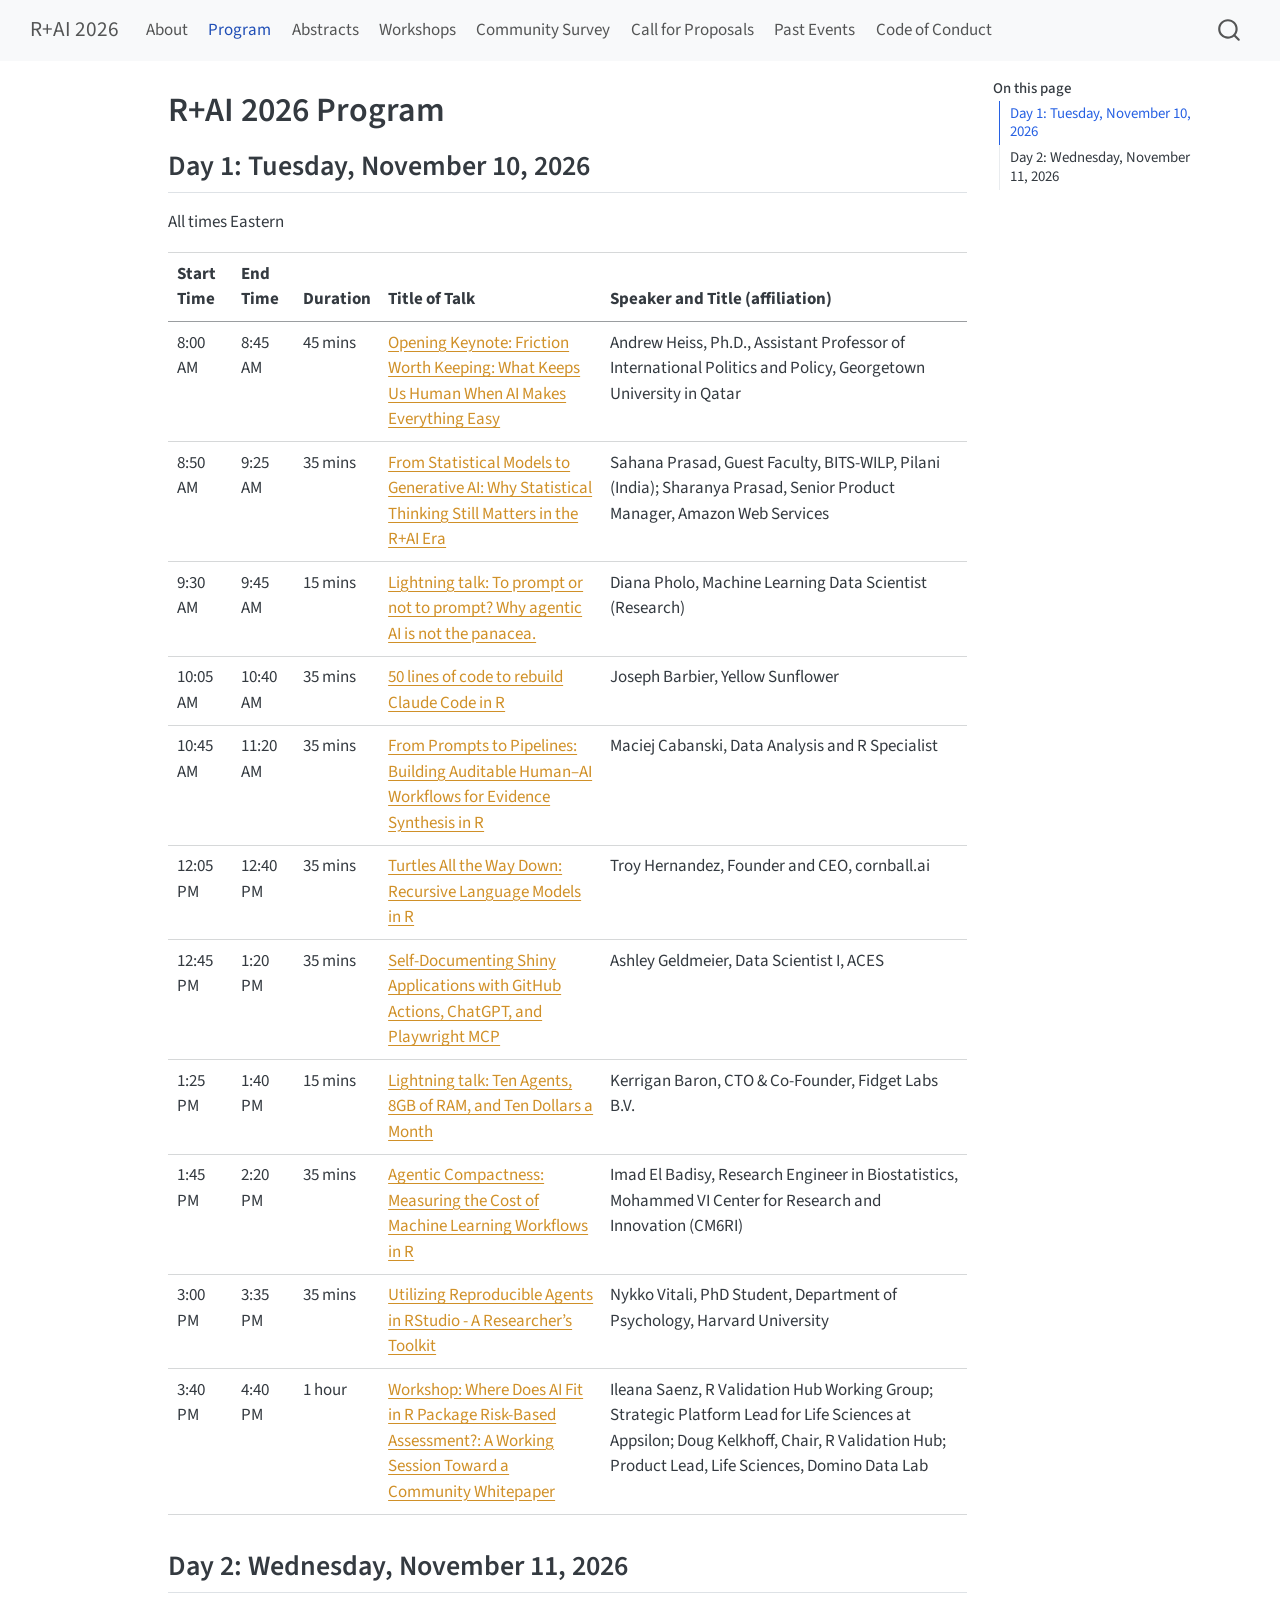
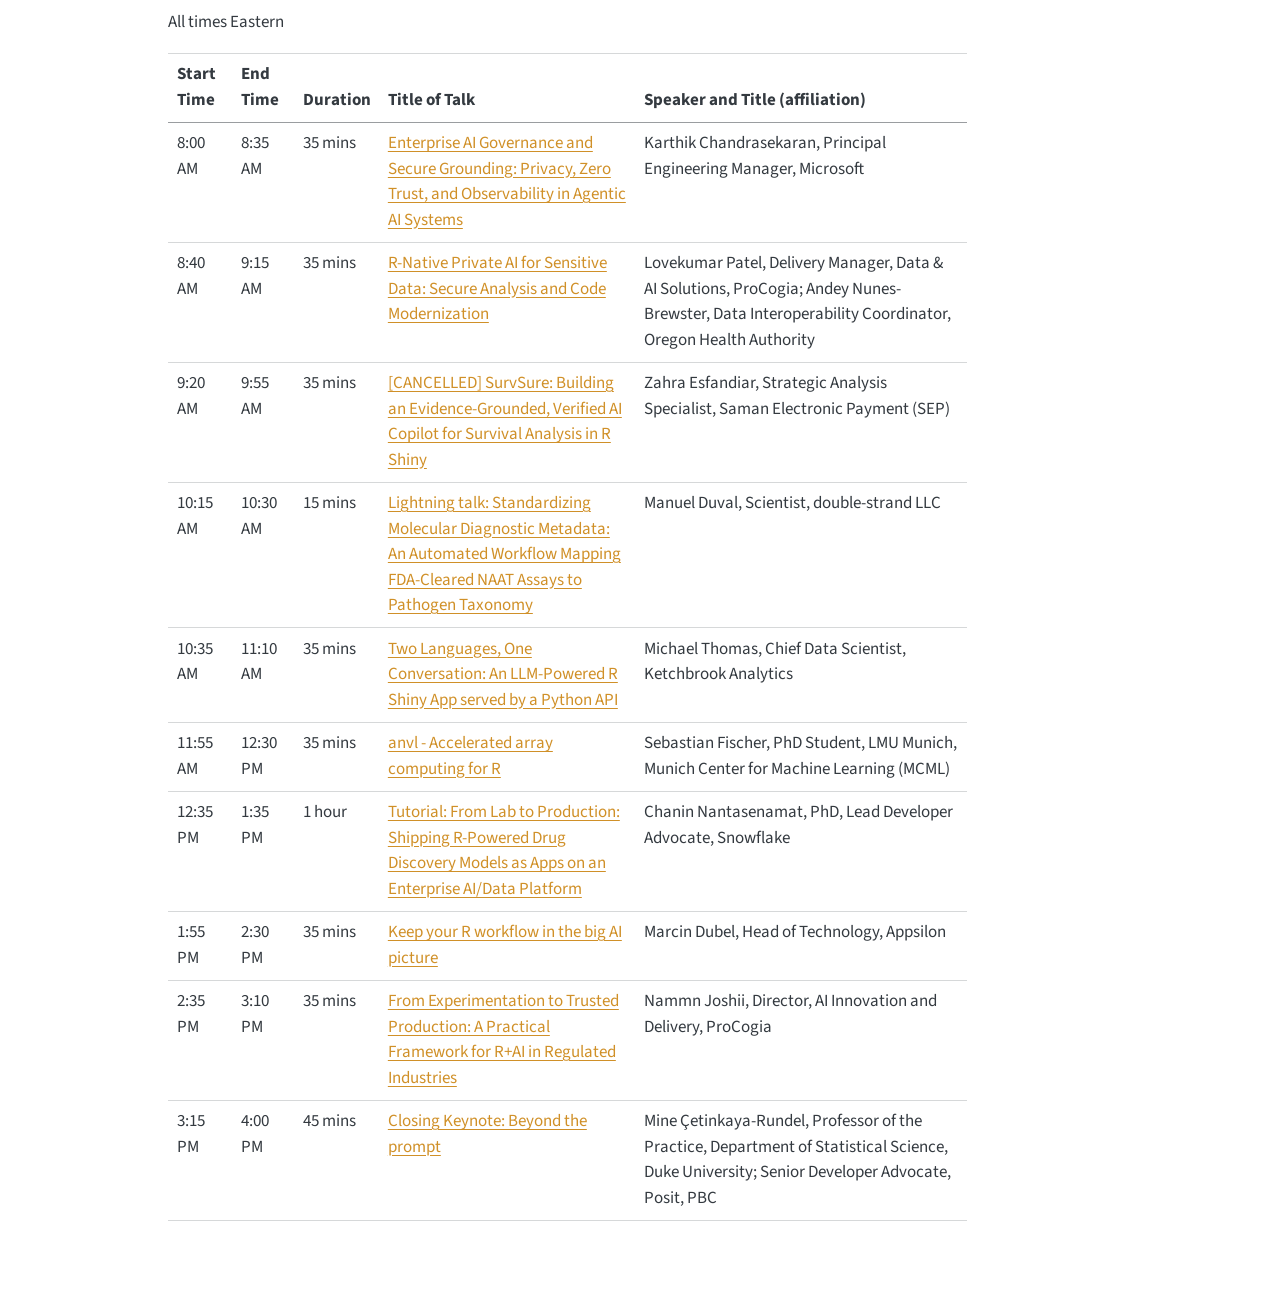
<file: program.html>
<!DOCTYPE html>
<html xmlns="http://www.w3.org/1999/xhtml" lang="en" xml:lang="en"><head>

<meta charset="utf-8">
<meta name="generator" content="quarto-1.11.9">

<meta name="viewport" content="width=device-width, initial-scale=1.0, user-scalable=yes">


<title>R+AI 2026 Program – R+AI 2026</title>
<style>
/* Default styles provided by pandoc.
** See https://pandoc.org/MANUAL.html#variables-for-html for config info.
*/
span.smallcaps{font-variant: small-caps;}
div.columns{display: flex; gap: 1.5em;}
div.column{flex: auto;}
@media screen {
div.columns{gap: min(4vw, 1.5em);}
div.column{overflow-x: auto;}
}
div.hanging-indent{margin-left: 1.5em; text-indent: -1.5em;}
ul.task-list{list-style: none;}
ul.task-list li input[type="checkbox"] {
  width: 0.8em;
  margin: 0 0.8em 0.2em -1em; /* quarto-specific, see https://github.com/quarto-dev/quarto-cli/issues/4556 */ 
  vertical-align: middle;
}
</style>


<script src="site_libs/quarto-nav/quarto-nav.js"></script>
<script src="site_libs/quarto-nav/headroom.min.js"></script>
<script src="site_libs/clipboard/clipboard.min.js"></script>
<script src="site_libs/quarto-search/autocomplete.umd.js"></script>
<script src="site_libs/quarto-search/fuse.min.js"></script>
<script src="site_libs/quarto-search/quarto-search.js"></script>
<meta name="quarto:offset" content="./">
<link href="./images/favicon.ico" rel="icon">
<script src="site_libs/quarto-html/quarto.js" type="module"></script>
<script src="site_libs/quarto-html/tabsets/tabsets.js" type="module"></script>
<script src="site_libs/quarto-html/scrollable-regions/scrollable-regions.js" type="module"></script>
<script src="site_libs/quarto-html/popper.min.js"></script>
<script src="site_libs/quarto-html/tippy.umd.min.js"></script>
<script src="site_libs/quarto-html/anchor.min.js"></script>
<link href="site_libs/quarto-html/tippy.css" rel="stylesheet">
<link href="site_libs/quarto-html/quarto-syntax-highlighting-63b5708e65d6cd79cd7618c58d0c21e7.css" rel="stylesheet" id="quarto-text-highlighting-styles">
<script src="site_libs/bootstrap/bootstrap.min.js"></script>
<link href="site_libs/bootstrap/bootstrap-icons.css" rel="stylesheet">
<link href="site_libs/bootstrap/bootstrap-8d3ad9c781c51ccd60b292c95058b2c2.min.css" rel="stylesheet" append-hash="true" id="quarto-bootstrap" data-mode="light">
<script id="quarto-search-options" type="application/json">{
  "location": "navbar",
  "copy-button": false,
  "collapse-after": 3,
  "panel-placement": "end",
  "type": "overlay",
  "limit": 50,
  "keyboard-shortcut": [
    "f",
    "/",
    "s"
  ],
  "show-item-context": false,
  "language": {
    "search-no-results-text": "No results",
    "search-matching-documents-text": "matching documents",
    "search-copy-link-title": "Copy link to search",
    "search-hide-matches-text": "Hide additional matches",
    "search-more-match-text": "more match in this document",
    "search-more-matches-text": "more matches in this document",
    "search-clear-button-title": "Clear",
    "search-text-placeholder": "",
    "search-detached-cancel-button-title": "Cancel",
    "search-submit-button-title": "Submit",
    "search-label": "Search"
  }
}</script>
<script async="" src="https://www.googletagmanager.com/gtag/js?id=G-B697SX1BNN"></script>

<script type="text/javascript">

window.dataLayer = window.dataLayer || [];
function gtag(){dataLayer.push(arguments);}
gtag('js', new Date());
gtag('config', 'G-B697SX1BNN', { 'anonymize_ip': true});
</script>


<link rel="stylesheet" href="styles.css">
<meta property="og:title" content="R+AI 2026 Program – R+AI 2026">
<meta property="og:description" content="">
<meta property="og:image" content="https://rconsortium.github.io/RplusAI_website/images/rplusai-main-images-with-dates.png">
<meta property="og:site_name" content="R+AI 2026">
<meta property="og:image:height" content="509">
<meta property="og:image:width" content="1024">
<meta name="twitter:title" content="R+AI 2026 Program – R+AI 2026">
<meta name="twitter:description" content="">
<meta name="twitter:image" content="https://rconsortium.github.io/RplusAI_website/images/rplusai-main-images-with-dates.png">
<meta name="twitter:card" content="summary_large_image">
</head>

<body class="nav-fixed quarto-light"><a id="quarto-skip-link" class="visually-hidden-focusable" href="#quarto-document-content">Skip to main content</a>

<div id="quarto-search-results"></div>
  <header id="quarto-header" class="headroom fixed-top">
    <nav class="navbar navbar-expand-lg " data-bs-theme="dark" aria-label="Site">
      <div class="navbar-container container-fluid">
      <div class="navbar-brand-container mx-auto">
    <a class="navbar-brand" href="./index.html">
    <span class="navbar-title">R+AI 2026</span>
    </a>
  </div>
          <button class="navbar-toggler" type="button" data-bs-toggle="collapse" data-bs-target="#navbarCollapse" aria-controls="navbarCollapse" aria-expanded="false" aria-label="Toggle navigation" onclick="if (window.quartoToggleHeadroom) { window.quartoToggleHeadroom(); }">
  <span class="navbar-toggler-icon"></span>
</button>
          <div class="collapse navbar-collapse" id="navbarCollapse">
            <ul class="navbar-nav navbar-nav-scroll me-auto">
  <li class="nav-item">
    <a class="nav-link" href="./about.html"> 
<span class="menu-text">About</span></a>
  </li>  
  <li class="nav-item">
    <a class="nav-link active" href="./program.html" aria-current="page"> 
<span class="menu-text">Program</span></a>
  </li>  
  <li class="nav-item">
    <a class="nav-link" href="./Abstracts.html"> 
<span class="menu-text">Abstracts</span></a>
  </li>  
  <li class="nav-item">
    <a class="nav-link" href="./workshops.html"> 
<span class="menu-text">Workshops</span></a>
  </li>  
  <li class="nav-item">
    <a class="nav-link" href="./survey.html"> 
<span class="menu-text">Community Survey</span></a>
  </li>  
  <li class="nav-item">
    <a class="nav-link" href="./cfp.html"> 
<span class="menu-text">Call for Proposals</span></a>
  </li>  
  <li class="nav-item">
    <a class="nav-link" href="./Events.html"> 
<span class="menu-text">Past Events</span></a>
  </li>  
  <li class="nav-item">
    <a class="nav-link" href="./attend.html"> 
<span class="menu-text">Code of Conduct</span></a>
  </li>  
</ul>
          </div> <!-- /navcollapse -->
            <div class="quarto-navbar-tools">
</div>
            <div id="quarto-search" class="" title="Search"></div>
      </div> <!-- /container-fluid -->
    </nav>
</header>
<!-- content -->
<div id="quarto-content" class="quarto-container page-columns page-rows-contents page-layout-article page-navbar">
<!-- sidebar -->
<!-- margin-sidebar -->
    <div id="quarto-margin-sidebar" class="sidebar margin-sidebar">
        <nav id="TOC" role="doc-toc" aria-labelledby="toc-title" class="toc-active">
    <h2 id="toc-title">On this page</h2>
   
  <ul>
  <li><a href="#day-1-tuesday-november-10-2026" id="toc-day-1-tuesday-november-10-2026" class="nav-link active" data-scroll-target="#day-1-tuesday-november-10-2026">Day 1: Tuesday, November 10, 2026</a></li>
  <li><a href="#day-2-wednesday-november-11-2026" id="toc-day-2-wednesday-november-11-2026" class="nav-link" data-scroll-target="#day-2-wednesday-november-11-2026">Day 2: Wednesday, November 11, 2026</a></li>
  </ul>
</nav>
    </div>
<!-- main -->
<main class="content" id="quarto-document-content" tabindex="-1">

<header id="title-block-header" class="quarto-title-block default">
<div class="quarto-title">
<h1 class="title">R+AI 2026 Program</h1>
</div>



<div class="quarto-title-meta">

    
  
    
  </div>
  


</header>


<section id="day-1-tuesday-november-10-2026" class="level2">
<h2 class="anchored" data-anchor-id="day-1-tuesday-november-10-2026">Day 1: Tuesday, November 10, 2026</h2>
<p>All times Eastern</p>
<table class="caption-top table">
<thead>
<tr class="header">
<th>Start Time</th>
<th>End Time</th>
<th>Duration</th>
<th>Title of Talk</th>
<th>Speaker and Title (affiliation)</th>
</tr>
</thead>
<tbody>
<tr class="odd">
<td>8:00 AM</td>
<td>8:45 AM</td>
<td>45 mins</td>
<td><a href="./Abstracts.html#andrew-heiss">Opening Keynote: Friction Worth Keeping: What Keeps Us Human When AI Makes Everything Easy</a></td>
<td>Andrew Heiss, Ph.D., Assistant Professor of International Politics and Policy, Georgetown University in Qatar</td>
</tr>
<tr class="even">
<td>8:50 AM</td>
<td>9:25 AM</td>
<td>35 mins</td>
<td><a href="./Abstracts.html#sahana-prasad">From Statistical Models to Generative AI: Why Statistical Thinking Still Matters in the R+AI Era</a></td>
<td>Sahana Prasad, Guest Faculty, BITS-WILP, Pilani (India); Sharanya Prasad, Senior Product Manager, Amazon Web Services</td>
</tr>
<tr class="odd">
<td>9:30 AM</td>
<td>9:45 AM</td>
<td>15 mins</td>
<td><a href="./Abstracts.html#diana-pholo">Lightning talk: To prompt or not to prompt? Why agentic AI is not the panacea.</a></td>
<td>Diana Pholo, Machine Learning Data Scientist (Research)</td>
</tr>
<tr class="even">
<td>10:05 AM</td>
<td>10:40 AM</td>
<td>35 mins</td>
<td><a href="./Abstracts.html#joseph-barbier">50 lines of code to rebuild Claude Code in R</a></td>
<td>Joseph Barbier, Yellow Sunflower</td>
</tr>
<tr class="odd">
<td>10:45 AM</td>
<td>11:20 AM</td>
<td>35 mins</td>
<td><a href="./Abstracts.html#maciej-cabanski">From Prompts to Pipelines: Building Auditable Human–AI Workflows for Evidence Synthesis in R</a></td>
<td>Maciej Cabanski, Data Analysis and R Specialist</td>
</tr>
<tr class="even">
<td>12:05 PM</td>
<td>12:40 PM</td>
<td>35 mins</td>
<td><a href="./Abstracts.html#troy-hernandez">Turtles All the Way Down: Recursive Language Models in R</a></td>
<td>Troy Hernandez, Founder and CEO, cornball.ai</td>
</tr>
<tr class="odd">
<td>12:45 PM</td>
<td>1:20 PM</td>
<td>35 mins</td>
<td><a href="./Abstracts.html#ashley-geldmeier">Self-Documenting Shiny Applications with GitHub Actions, ChatGPT, and Playwright MCP</a></td>
<td>Ashley Geldmeier, Data Scientist I, ACES</td>
</tr>
<tr class="even">
<td>1:25 PM</td>
<td>1:40 PM</td>
<td>15 mins</td>
<td><a href="./Abstracts.html#kerrigan-baron">Lightning talk: Ten Agents, 8GB of RAM, and Ten Dollars a Month</a></td>
<td>Kerrigan Baron, CTO &amp; Co-Founder, Fidget Labs B.V.</td>
</tr>
<tr class="odd">
<td>1:45 PM</td>
<td>2:20 PM</td>
<td>35 mins</td>
<td><a href="./Abstracts.html#imad-el-badisy">Agentic Compactness: Measuring the Cost of Machine Learning Workflows in R</a></td>
<td>Imad El Badisy, Research Engineer in Biostatistics, Mohammed VI Center for Research and Innovation (CM6RI)</td>
</tr>
<tr class="even">
<td>3:00 PM</td>
<td>3:35 PM</td>
<td>35 mins</td>
<td><a href="./Abstracts.html#nykko-vitali">Utilizing Reproducible Agents in RStudio - A Researcher’s Toolkit</a></td>
<td>Nykko Vitali, PhD Student, Department of Psychology, Harvard University</td>
</tr>
<tr class="odd">
<td>3:40 PM</td>
<td>4:40 PM</td>
<td>1 hour</td>
<td><a href="./workshops.html#where-does-ai-fit">Workshop: Where Does AI Fit in R Package Risk-Based Assessment?: A Working Session Toward a Community Whitepaper</a></td>
<td>Ileana Saenz, R Validation Hub Working Group; Strategic Platform Lead for Life Sciences at Appsilon; Doug Kelkhoff, Chair, R Validation Hub; Product Lead, Life Sciences, Domino Data Lab</td>
</tr>
</tbody>
</table>
</section>
<section id="day-2-wednesday-november-11-2026" class="level2">
<h2 class="anchored" data-anchor-id="day-2-wednesday-november-11-2026">Day 2: Wednesday, November 11, 2026</h2>
<p>All times Eastern</p>
<table class="caption-top table">
<thead>
<tr class="header">
<th>Start Time</th>
<th>End Time</th>
<th>Duration</th>
<th>Title of Talk</th>
<th>Speaker and Title (affiliation)</th>
</tr>
</thead>
<tbody>
<tr class="odd">
<td>8:00 AM</td>
<td>8:35 AM</td>
<td>35 mins</td>
<td><a href="./Abstracts.html#karthik-chandrasekaran">Enterprise AI Governance and Secure Grounding: Privacy, Zero Trust, and Observability in Agentic AI Systems</a></td>
<td>Karthik Chandrasekaran, Principal Engineering Manager, Microsoft</td>
</tr>
<tr class="even">
<td>8:40 AM</td>
<td>9:15 AM</td>
<td>35 mins</td>
<td><a href="./Abstracts.html#lovekumar-patel">R-Native Private AI for Sensitive Data: Secure Analysis and Code Modernization</a></td>
<td>Lovekumar Patel, Delivery Manager, Data &amp; AI Solutions, ProCogia; Andey Nunes-Brewster, Data Interoperability Coordinator, Oregon Health Authority</td>
</tr>
<tr class="odd">
<td>9:20 AM</td>
<td>9:55 AM</td>
<td>35 mins</td>
<td><a href="./Abstracts.html#zahra-esfandiar">[CANCELLED] SurvSure: Building an Evidence-Grounded, Verified AI Copilot for Survival Analysis in R Shiny</a></td>
<td>Zahra Esfandiar, Strategic Analysis Specialist, Saman Electronic Payment (SEP)</td>
</tr>
<tr class="even">
<td>10:15 AM</td>
<td>10:30 AM</td>
<td>15 mins</td>
<td><a href="./Abstracts.html#manuel-duval">Lightning talk: Standardizing Molecular Diagnostic Metadata: An Automated Workflow Mapping FDA-Cleared NAAT Assays to Pathogen Taxonomy</a></td>
<td>Manuel Duval, Scientist, double-strand LLC</td>
</tr>
<tr class="odd">
<td>10:35 AM</td>
<td>11:10 AM</td>
<td>35 mins</td>
<td><a href="./Abstracts.html#michael-thomas">Two Languages, One Conversation: An LLM-Powered R Shiny App served by a Python API</a></td>
<td>Michael Thomas, Chief Data Scientist, Ketchbrook Analytics</td>
</tr>
<tr class="even">
<td>11:55 AM</td>
<td>12:30 PM</td>
<td>35 mins</td>
<td><a href="./Abstracts.html#sebastian-fischer">anvl - Accelerated array computing for R</a></td>
<td>Sebastian Fischer, PhD Student, LMU Munich, Munich Center for Machine Learning (MCML)</td>
</tr>
<tr class="odd">
<td>12:35 PM</td>
<td>1:35 PM</td>
<td>1 hour</td>
<td><a href="./workshops.html#from-lab-to-production">Tutorial: From Lab to Production: Shipping R-Powered Drug Discovery Models as Apps on an Enterprise AI/Data Platform</a></td>
<td>Chanin Nantasenamat, PhD, Lead Developer Advocate, Snowflake</td>
</tr>
<tr class="even">
<td>1:55 PM</td>
<td>2:30 PM</td>
<td>35 mins</td>
<td><a href="./Abstracts.html#marcin-dubel">Keep your R workflow in the big AI picture</a></td>
<td>Marcin Dubel, Head of Technology, Appsilon</td>
</tr>
<tr class="odd">
<td>2:35 PM</td>
<td>3:10 PM</td>
<td>35 mins</td>
<td><a href="./Abstracts.html#nammn-joshii">From Experimentation to Trusted Production: A Practical Framework for R+AI in Regulated Industries</a></td>
<td>Nammn Joshii, Director, AI Innovation and Delivery, ProCogia</td>
</tr>
<tr class="even">
<td>3:15 PM</td>
<td>4:00 PM</td>
<td>45 mins</td>
<td><a href="./Abstracts.html#mine-cetinkaya-rundel">Closing Keynote: Beyond the prompt</a></td>
<td>Mine Çetinkaya-Rundel, Professor of the Practice, Department of Statistical Science, Duke University; Senior Developer Advocate, Posit, PBC</td>
</tr>
</tbody>
</table>


</section>

</main> <!-- /main -->
<script id="quarto-html-after-body" type="application/javascript">
  window.document.addEventListener("DOMContentLoaded", function (event) {
    const icon = "";
    const anchorJS = new window.AnchorJS();
    anchorJS.options = {
      placement: 'right',
      icon: icon
    };
    anchorJS.add('.anchored');
    const isCodeAnnotation = (el) => {
      for (const clz of el.classList) {
        if (clz.startsWith('code-annotation-')) {                     
          return true;
        }
      }
      return false;
    }
    const onCopySuccess = function(e) {
      // button target
      const button = e.trigger;
      // don't keep focus
      button.blur();
      // flash "checked"
      button.classList.add('code-copy-button-checked');
      var currentTitle = button.getAttribute("title");
      button.setAttribute("title", "Copied!");
      let tooltip;
      if (window.bootstrap) {
        button.setAttribute("data-bs-toggle", "tooltip");
        button.setAttribute("data-bs-placement", "left");
        button.setAttribute("data-bs-title", "Copied!");
        tooltip = new bootstrap.Tooltip(button, 
          { trigger: "manual", 
            customClass: "code-copy-button-tooltip",
            offset: [0, -8]});
        tooltip.show();    
      }
      setTimeout(function() {
        if (tooltip) {
          tooltip.hide();
          button.removeAttribute("data-bs-title");
          button.removeAttribute("data-bs-toggle");
          button.removeAttribute("data-bs-placement");
        }
        button.setAttribute("title", currentTitle);
        button.classList.remove('code-copy-button-checked');
      }, 1000);
      // clear code selection
      e.clearSelection();
    }
    const getTextToCopy = function(trigger) {
      const outerScaffold = trigger.parentElement.cloneNode(true);
      const codeEl = outerScaffold.querySelector('code');
      for (const childEl of codeEl.children) {
        if (isCodeAnnotation(childEl)) {
          childEl.remove();
        }
      }
      return codeEl.innerText;
    }
    const clipboard = new window.ClipboardJS('.code-copy-button:not([data-in-quarto-modal])', {
      text: getTextToCopy
    });
    clipboard.on('success', onCopySuccess);
    if (window.document.getElementById('quarto-embedded-source-code-modal')) {
      const clipboardModal = new window.ClipboardJS('.code-copy-button[data-in-quarto-modal]', {
        text: getTextToCopy,
        container: window.document.getElementById('quarto-embedded-source-code-modal')
      });
      clipboardModal.on('success', onCopySuccess);
    }
      var localhostRegex = new RegExp(/^(?:http|https):\/\/localhost\:?[0-9]*\//);
      var mailtoRegex = new RegExp(/^mailto:/);
        var filterRegex = new RegExp("https:\/\/rconsortium\.github\.io\/RplusAI_website\/");
      var isInternal = (href) => {
          return filterRegex.test(href) || localhostRegex.test(href) || mailtoRegex.test(href);
      }
      // Inspect non-navigation links and adorn them if external
      window.quartoDecorateExternalLinks = function (root) {
     var links = (root || window.document).querySelectorAll('a[href]:not(.nav-link):not(.navbar-brand):not(.toc-action):not(.sidebar-link):not(.sidebar-item-toggle):not(.pagination-link):not(.no-external):not([aria-hidden]):not(.dropdown-item):not(.quarto-navigation-tool):not(.about-link)');
      for (var i=0; i<links.length; i++) {
        const link = links[i];
        if (!isInternal(link.href)) {
          // undo the damage that might have been done by quarto-nav.js in the case of
          // links that we want to consider external
          if (link.dataset.originalHref !== undefined) {
            link.href = link.dataset.originalHref;
          }
          if (!link.classList.contains('no-external-icon')) {
          }
        }
      }
      };
      window.quartoDecorateExternalLinks(window.document);
    // Esc closes the popup (WCAG 1.4.13) and focus leaving both trigger and
    // popup closes it (WCAG 2.4.11); tippy handles neither for interactive popups.
    const hideOnEscAndFocusOut = {
      name: 'hideOnEscAndFocusOut',
      defaultValue: true,
      fn(instance) {
        const dismiss = () => {
          // A show scheduled by the trigger delay would otherwise reopen it
          instance.clearDelayTimeouts();
          instance.hide();
        };
        const onKeyDown = (event) => {
          if (event.key !== 'Escape') {
            return;
          }
          // Keep Esc from also reaching page handlers (e.g. reveal.js overview),
          // except an open reveal.js slide menu, which Esc should close too.
          // The menu handles keys only when its keyboard option is on.
          const menuHandlesEsc = window.Reveal?.getPlugin?.('menu')?.isOpen() &&
            window.Reveal.getConfig().menu?.keyboard !== false;
          if (!menuHandlesEsc) {
            event.stopPropagation();
          }
          if (instance.popper.contains(window.document.activeElement)) {
            // Disabled while refocusing so the focus trigger does not reopen it
            instance.disable();
            instance.reference.focus();
            instance.enable();
          }
          dismiss();
        };
        const onFocusOut = (event) => {
          const target = event.relatedTarget;
          if (target && !instance.reference.contains(target) &&
              !instance.popper.contains(target)) {
            dismiss();
          }
        };
        // On the trigger too: a click trigger (code-annotations: select) has no
        // blur handling. Attached for the instance's lifetime so leaving the
        // trigger also cancels a show still pending on the trigger delay.
        instance.reference.addEventListener('focusout', onFocusOut);
        return {
          onShow() {
            window.document.addEventListener('keydown', onKeyDown, true);
            instance.popper.addEventListener('focusout', onFocusOut);
          },
          onHide() {
            window.document.removeEventListener('keydown', onKeyDown, true);
            instance.popper.removeEventListener('focusout', onFocusOut);
          },
          onDestroy() {
            instance.reference.removeEventListener('focusout', onFocusOut);
          },
        };
      },
    };
    function tippyHover(el, contentFn, onTriggerFn, onUntriggerFn) {
      const config = {
        allowHTML: true,
        maxWidth: 500,
        delay: 100,
        arrow: false,
        appendTo: function(el) {
            return el.parentElement;
        },
        interactive: true,
        interactiveBorder: 10,
        theme: 'quarto',
        placement: 'bottom-start',
        plugins: [hideOnEscAndFocusOut],
      };
      if (contentFn) {
        config.content = contentFn;
      }
      if (onTriggerFn) {
        config.onTrigger = onTriggerFn;
      }
      if (onUntriggerFn) {
        config.onUntrigger = onUntriggerFn;
      }
      window.tippy(el, config); 
    }
    const noterefs = window.document.querySelectorAll('a[role="doc-noteref"]');
    for (var i=0; i<noterefs.length; i++) {
      const ref = noterefs[i];
      tippyHover(ref, function() {
        // use id or data attribute instead here
        let href = ref.getAttribute('data-footnote-href') || ref.getAttribute('href');
        try { href = new URL(href).hash; } catch {}
        const id = href.replace(/^#\/?/, "");
        const note = window.document.getElementById(id);
        if (note) {
          return note.innerHTML;
        } else {
          return "";
        }
      });
    }
    const xrefs = window.document.querySelectorAll('a.quarto-xref');
    const processXRef = (id, note) => {
      // Strip column container classes
      const stripColumnClz = (el) => {
        el.classList.remove("page-full", "page-columns");
        if (el.children) {
          for (const child of el.children) {
            stripColumnClz(child);
          }
        }
      }
      stripColumnClz(note)
      if (id === null || id.startsWith('sec-')) {
        // Special case sections, only their first couple elements
        const container = document.createElement("div");
        if (note.children && note.children.length > 2) {
          container.appendChild(note.children[0].cloneNode(true));
          for (let i = 1; i < note.children.length; i++) {
            const child = note.children[i];
            if (child.tagName === "P" && child.innerText === "") {
              continue;
            } else {
              container.appendChild(child.cloneNode(true));
              break;
            }
          }
          if (window.Quarto?.typesetMath) {
            window.Quarto.typesetMath(container);
          }
          return container.innerHTML
        } else {
          if (window.Quarto?.typesetMath) {
            window.Quarto.typesetMath(note);
          }
          return note.innerHTML;
        }
      } else {
        // Remove any anchor links if they are present
        const anchorLink = note.querySelector('a.anchorjs-link');
        if (anchorLink) {
          anchorLink.remove();
        }
        if (window.Quarto?.typesetMath) {
          window.Quarto.typesetMath(note);
        }
        if (note.classList.contains("callout")) {
          return note.outerHTML;
        } else {
          return note.innerHTML;
        }
      }
    }
    for (var i=0; i<xrefs.length; i++) {
      const xref = xrefs[i];
      tippyHover(xref, undefined, function(instance) {
        instance.disable();
        let url = xref.getAttribute('href');
        let hash = undefined; 
        if (url.startsWith('#')) {
          hash = url;
        } else {
          try { hash = new URL(url).hash; } catch {}
        }
        if (hash) {
          const id = hash.replace(/^#\/?/, "");
          const note = window.document.getElementById(id);
          if (note !== null) {
            try {
              const html = processXRef(id, note.cloneNode(true));
              instance.setContent(html);
            } finally {
              instance.enable();
              instance.show();
            }
          } else {
            // See if we can fetch this
            fetch(url.split('#')[0])
            .then(res => res.text())
            .then(html => {
              const parser = new DOMParser();
              const htmlDoc = parser.parseFromString(html, "text/html");
              const note = htmlDoc.getElementById(id);
              if (note !== null) {
                const html = processXRef(id, note);
                instance.setContent(html);
              } 
            }).finally(() => {
              instance.enable();
              instance.show();
            });
          }
        } else {
          // See if we can fetch a full url (with no hash to target)
          // This is a special case and we should probably do some content thinning / targeting
          fetch(url)
          .then(res => res.text())
          .then(html => {
            const parser = new DOMParser();
            const htmlDoc = parser.parseFromString(html, "text/html");
            const note = htmlDoc.querySelector('main.content');
            if (note !== null) {
              // This should only happen for chapter cross references
              // (since there is no id in the URL)
              // remove the first header
              if (note.children.length > 0 && note.children[0].tagName === "HEADER") {
                note.children[0].remove();
              }
              const html = processXRef(null, note);
              instance.setContent(html);
            } 
          }).finally(() => {
            instance.enable();
            instance.show();
          });
        }
      }, function(instance) {
      });
    }
        let selectedAnnoteEl;
        const selectorForAnnotation = ( cell, annotation) => {
          let cellAttr = 'data-code-cell="' + cell + '"';
          let lineAttr = 'data-code-annotation="' +  annotation + '"';
          const selector = 'span[' + cellAttr + '][' + lineAttr + ']';
          return selector;
        }
        const selectCodeLines = (annoteEl) => {
          const doc = window.document;
          const targetCell = annoteEl.getAttribute("data-target-cell");
          const targetAnnotation = annoteEl.getAttribute("data-target-annotation");
          const annoteSpan = window.document.querySelector(selectorForAnnotation(targetCell, targetAnnotation));
          const lines = annoteSpan.getAttribute("data-code-lines").split(",");
          const lineIds = lines.map((line) => {
            return targetCell + "-" + line;
          })
          // Each band is positioned against its own containing block, which is
          // not the offsetParent of the lines, so place it from client rects.
          const placeBand = (band, firstEl, lastEl, codeBlock) => {
            const container = band.offsetParent;
            if (container === null) {
              return;
            }
            const containerRect = container.getBoundingClientRect();
            // Reveal.js scales slides with a transform, so convert client
            // pixels back to the CSS pixels of the container.
            const scale = containerRect.height / container.offsetHeight || 1;
            const firstRect = firstEl.getBoundingClientRect();
            const lastRect = lastEl.getBoundingClientRect();
            const top = (firstRect.top - containerRect.top) / scale - container.clientTop + container.scrollTop;
            const height = (lastRect.bottom - firstRect.top) / scale;
            band.style.top = top - 2 + "px";
            band.style.height = height + 4 + "px";
            if (codeBlock) {
              // Without the copy button wrapper, the containing block is wider
              // than the code block, so span the code block explicitly.
              const blockRect = codeBlock.getBoundingClientRect();
              band.style.left = (blockRect.left - containerRect.left) / scale - container.clientLeft + container.scrollLeft + "px";
              band.style.width = blockRect.width / scale + "px";
            }
          };
          if (lineIds.length > 0) {
            const el = window.document.getElementById(lineIds[0]);
            const lastEl = window.document.getElementById(lineIds[lineIds.length - 1]);
            const parent = el.parentElement.parentElement;
            // cook up a div (if necessary) and position it
            let div = window.document.getElementById("code-annotation-line-highlight");
            if (div === null) {
              div = window.document.createElement("div");
              div.setAttribute("id", "code-annotation-line-highlight");
              div.style.position = 'absolute';
              parent.appendChild(div);
            }
            placeBand(div, el, lastEl, parent.closest("div.sourceCode") || parent);
            let gutterDiv = window.document.getElementById("code-annotation-line-highlight-gutter");
            if (gutterDiv === null) {
              gutterDiv = window.document.createElement("div");
              gutterDiv.setAttribute("id", "code-annotation-line-highlight-gutter");
              gutterDiv.style.position = 'absolute';
              const codeCell = window.document.getElementById(targetCell);
              const gutter = codeCell.querySelector('.code-annotation-gutter');
              gutter.appendChild(gutterDiv);
            }
            placeBand(gutterDiv, el, lastEl);
            selectedAnnoteEl = annoteEl;
          }
        };
        const unselectCodeLines = () => {
          const elementsIds = ["code-annotation-line-highlight", "code-annotation-line-highlight-gutter"];
          elementsIds.forEach((elId) => {
            const div = window.document.getElementById(elId);
            if (div) {
              div.remove();
            }
          });
          selectedAnnoteEl = undefined;
        };
          // Handle positioning of the toggle
      window.addEventListener(
        "resize",
        throttle(() => {
          elRect = undefined;
          if (selectedAnnoteEl) {
            selectCodeLines(selectedAnnoteEl);
          }
        }, 10)
      );
      function throttle(fn, ms) {
      let throttle = false;
      let timer;
        return (...args) => {
          if(!throttle) { // first call gets through
              fn.apply(this, args);
              throttle = true;
          } else { // all the others get throttled
              if(timer) clearTimeout(timer); // cancel #2
              timer = setTimeout(() => {
                fn.apply(this, args);
                timer = throttle = false;
              }, ms);
          }
        };
      }
        // Attach click handler to the DT
        const annoteDls = window.document.querySelectorAll('dt[data-target-cell]');
        for (const annoteDlNode of annoteDls) {
          annoteDlNode.addEventListener('click', (event) => {
            const clickedEl = event.target;
            if (clickedEl !== selectedAnnoteEl) {
              unselectCodeLines();
              const activeEl = window.document.querySelector('dt[data-target-cell].code-annotation-active');
              if (activeEl) {
                activeEl.classList.remove('code-annotation-active');
              }
              selectCodeLines(clickedEl);
              clickedEl.classList.add('code-annotation-active');
            } else {
              // Unselect the line
              unselectCodeLines();
              clickedEl.classList.remove('code-annotation-active');
            }
          });
        }
    const findCites = (el) => {
      const parentEl = el.parentElement;
      if (parentEl) {
        const cites = parentEl.dataset.cites;
        if (cites) {
          return {
            el,
            cites: cites.split(' ')
          };
        } else {
          return findCites(el.parentElement)
        }
      } else {
        return undefined;
      }
    };
    var bibliorefs = window.document.querySelectorAll('a[role="doc-biblioref"]');
    for (var i=0; i<bibliorefs.length; i++) {
      const ref = bibliorefs[i];
      const citeInfo = findCites(ref);
      if (citeInfo) {
        tippyHover(citeInfo.el, function() {
          var popup = window.document.createElement('div');
          citeInfo.cites.forEach(function(cite) {
            var citeDiv = window.document.createElement('div');
            citeDiv.classList.add('hanging-indent');
            citeDiv.classList.add('csl-entry');
            var biblioDiv = window.document.getElementById('ref-' + cite);
            if (biblioDiv) {
              citeDiv.innerHTML = biblioDiv.innerHTML;
            }
            popup.appendChild(citeDiv);
          });
          return popup.innerHTML;
        });
      }
    }
  });
  </script>
  <script type="application/javascript">
  window.quartoScrollableRegionsLabels = {"code":"Scrollable code","output":"Scrollable output"};
  </script>
</div> <!-- /content -->




</body></html>
</file>
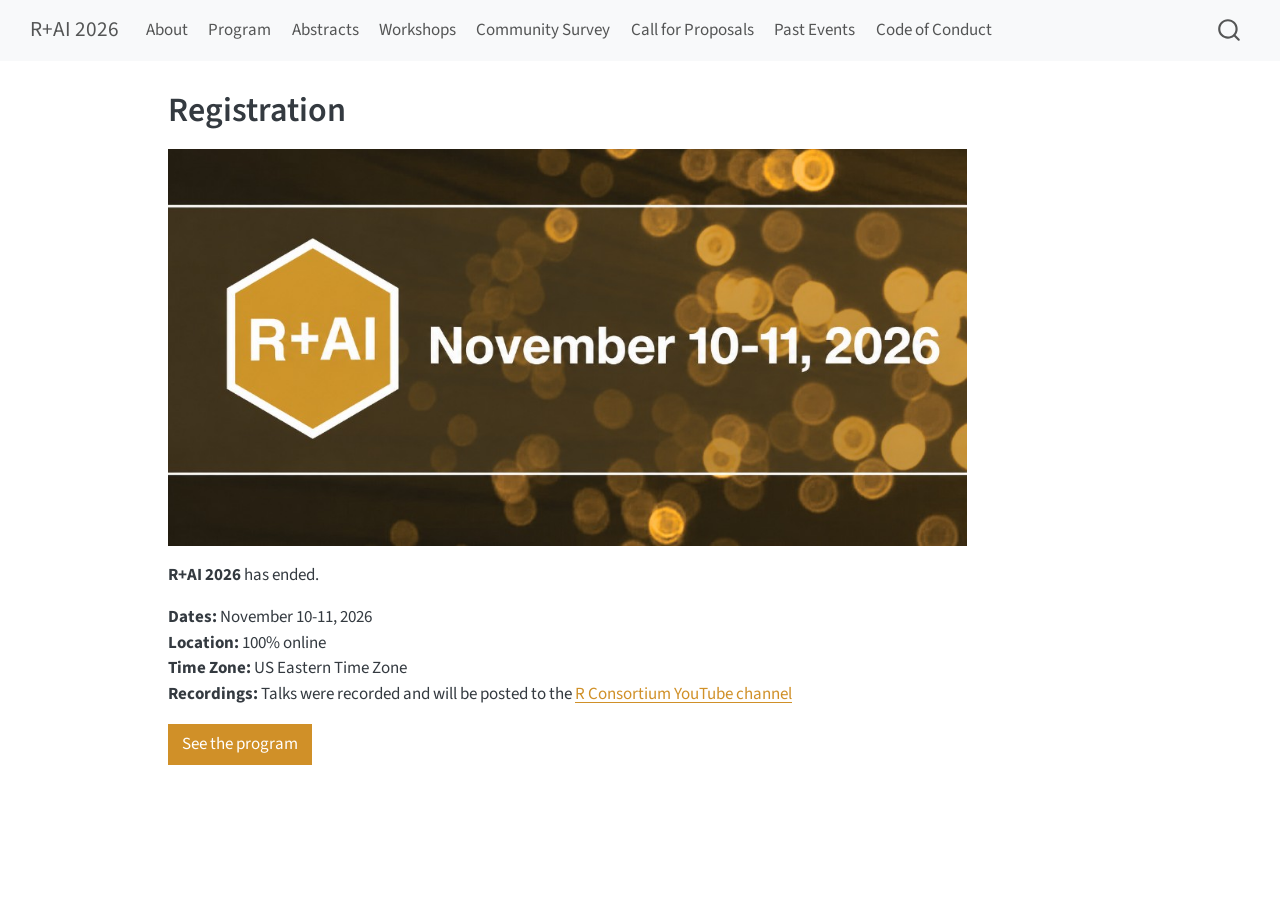
<file: registration.html>
<!DOCTYPE html>
<html xmlns="http://www.w3.org/1999/xhtml" lang="en" xml:lang="en"><head>

<meta charset="utf-8">
<meta name="generator" content="quarto-1.11.9">

<meta name="viewport" content="width=device-width, initial-scale=1.0, user-scalable=yes">


<title>Registration – R+AI 2026</title>
<style>
/* Default styles provided by pandoc.
** See https://pandoc.org/MANUAL.html#variables-for-html for config info.
*/
span.smallcaps{font-variant: small-caps;}
div.columns{display: flex; gap: 1.5em;}
div.column{flex: auto;}
@media screen {
div.columns{gap: min(4vw, 1.5em);}
div.column{overflow-x: auto;}
}
div.hanging-indent{margin-left: 1.5em; text-indent: -1.5em;}
ul.task-list{list-style: none;}
ul.task-list li input[type="checkbox"] {
  width: 0.8em;
  margin: 0 0.8em 0.2em -1em; /* quarto-specific, see https://github.com/quarto-dev/quarto-cli/issues/4556 */ 
  vertical-align: middle;
}
</style>


<script src="site_libs/quarto-nav/quarto-nav.js"></script>
<script src="site_libs/quarto-nav/headroom.min.js"></script>
<script src="site_libs/clipboard/clipboard.min.js"></script>
<script src="site_libs/quarto-search/autocomplete.umd.js"></script>
<script src="site_libs/quarto-search/fuse.min.js"></script>
<script src="site_libs/quarto-search/quarto-search.js"></script>
<meta name="quarto:offset" content="./">
<link href="./images/favicon.ico" rel="icon">
<script src="site_libs/quarto-html/quarto.js" type="module"></script>
<script src="site_libs/quarto-html/tabsets/tabsets.js" type="module"></script>
<script src="site_libs/quarto-html/scrollable-regions/scrollable-regions.js" type="module"></script>
<script src="site_libs/quarto-html/popper.min.js"></script>
<script src="site_libs/quarto-html/tippy.umd.min.js"></script>
<script src="site_libs/quarto-html/anchor.min.js"></script>
<link href="site_libs/quarto-html/tippy.css" rel="stylesheet">
<link href="site_libs/quarto-html/quarto-syntax-highlighting-63b5708e65d6cd79cd7618c58d0c21e7.css" rel="stylesheet" id="quarto-text-highlighting-styles">
<script src="site_libs/bootstrap/bootstrap.min.js"></script>
<link href="site_libs/bootstrap/bootstrap-icons.css" rel="stylesheet">
<link href="site_libs/bootstrap/bootstrap-8d3ad9c781c51ccd60b292c95058b2c2.min.css" rel="stylesheet" append-hash="true" id="quarto-bootstrap" data-mode="light">
<script id="quarto-search-options" type="application/json">{
  "location": "navbar",
  "copy-button": false,
  "collapse-after": 3,
  "panel-placement": "end",
  "type": "overlay",
  "limit": 50,
  "keyboard-shortcut": [
    "f",
    "/",
    "s"
  ],
  "show-item-context": false,
  "language": {
    "search-no-results-text": "No results",
    "search-matching-documents-text": "matching documents",
    "search-copy-link-title": "Copy link to search",
    "search-hide-matches-text": "Hide additional matches",
    "search-more-match-text": "more match in this document",
    "search-more-matches-text": "more matches in this document",
    "search-clear-button-title": "Clear",
    "search-text-placeholder": "",
    "search-detached-cancel-button-title": "Cancel",
    "search-submit-button-title": "Submit",
    "search-label": "Search"
  }
}</script>
<script async="" src="https://www.googletagmanager.com/gtag/js?id=G-B697SX1BNN"></script>

<script type="text/javascript">

window.dataLayer = window.dataLayer || [];
function gtag(){dataLayer.push(arguments);}
gtag('js', new Date());
gtag('config', 'G-B697SX1BNN', { 'anonymize_ip': true});
</script>


<link rel="stylesheet" href="styles.css">
<meta property="og:title" content="Registration – R+AI 2026">
<meta property="og:description" content="">
<meta property="og:image" content="https://rconsortium.github.io/RplusAI_website/images/rplusai-main-images-with-dates.png">
<meta property="og:site_name" content="R+AI 2026">
<meta property="og:image:height" content="509">
<meta property="og:image:width" content="1024">
<meta name="twitter:title" content="Registration – R+AI 2026">
<meta name="twitter:description" content="">
<meta name="twitter:image" content="https://rconsortium.github.io/RplusAI_website/images/rplusai-main-images-with-dates.png">
<meta name="twitter:card" content="summary_large_image">
</head>

<body class="nav-fixed quarto-light"><a id="quarto-skip-link" class="visually-hidden-focusable" href="#quarto-document-content">Skip to main content</a>

<div id="quarto-search-results"></div>
  <header id="quarto-header" class="headroom fixed-top">
    <nav class="navbar navbar-expand-lg " data-bs-theme="dark" aria-label="Site">
      <div class="navbar-container container-fluid">
      <div class="navbar-brand-container mx-auto">
    <a class="navbar-brand" href="./index.html">
    <span class="navbar-title">R+AI 2026</span>
    </a>
  </div>
          <button class="navbar-toggler" type="button" data-bs-toggle="collapse" data-bs-target="#navbarCollapse" aria-controls="navbarCollapse" aria-expanded="false" aria-label="Toggle navigation" onclick="if (window.quartoToggleHeadroom) { window.quartoToggleHeadroom(); }">
  <span class="navbar-toggler-icon"></span>
</button>
          <div class="collapse navbar-collapse" id="navbarCollapse">
            <ul class="navbar-nav navbar-nav-scroll me-auto">
  <li class="nav-item">
    <a class="nav-link" href="./about.html"> 
<span class="menu-text">About</span></a>
  </li>  
  <li class="nav-item">
    <a class="nav-link" href="./program.html"> 
<span class="menu-text">Program</span></a>
  </li>  
  <li class="nav-item">
    <a class="nav-link" href="./Abstracts.html"> 
<span class="menu-text">Abstracts</span></a>
  </li>  
  <li class="nav-item">
    <a class="nav-link" href="./workshops.html"> 
<span class="menu-text">Workshops</span></a>
  </li>  
  <li class="nav-item">
    <a class="nav-link" href="./survey.html"> 
<span class="menu-text">Community Survey</span></a>
  </li>  
  <li class="nav-item">
    <a class="nav-link" href="./cfp.html"> 
<span class="menu-text">Call for Proposals</span></a>
  </li>  
  <li class="nav-item">
    <a class="nav-link" href="./Events.html"> 
<span class="menu-text">Past Events</span></a>
  </li>  
  <li class="nav-item">
    <a class="nav-link" href="./attend.html"> 
<span class="menu-text">Code of Conduct</span></a>
  </li>  
</ul>
          </div> <!-- /navcollapse -->
            <div class="quarto-navbar-tools">
</div>
            <div id="quarto-search" class="" title="Search"></div>
      </div> <!-- /container-fluid -->
    </nav>
</header>
<!-- content -->
<div id="quarto-content" class="quarto-container page-columns page-rows-contents page-layout-article page-navbar">
<!-- sidebar -->
<!-- margin-sidebar -->
    <div id="quarto-margin-sidebar" class="sidebar margin-sidebar zindex-bottom">
        
    </div>
<!-- main -->
<main class="content" id="quarto-document-content" tabindex="-1">

<header id="title-block-header" class="quarto-title-block default">
<div class="quarto-title">
<h1 class="title">Registration</h1>
</div>



<div class="quarto-title-meta">

    
  
    
  </div>
  


</header>


<p><img src="images/rplusai-main-images-with-dates.png" class="img-fluid"></p>
<p><strong>R+AI 2026</strong> has ended.</p>
<p><strong>Dates:</strong> November 10-11, 2026<br>
<strong>Location:</strong> 100% online<br>
<strong>Time Zone:</strong> US Eastern Time Zone<br>
<strong>Recordings:</strong> Talks were recorded and will be posted to the <a href="https://www.youtube.com/@RConsortium">R Consortium YouTube channel</a></p>
<p><a href="./program.html" class="btn btn-rai-mustard" role="button">See the program</a></p>



</main> <!-- /main -->
<script id="quarto-html-after-body" type="application/javascript">
  window.document.addEventListener("DOMContentLoaded", function (event) {
    const icon = "";
    const anchorJS = new window.AnchorJS();
    anchorJS.options = {
      placement: 'right',
      icon: icon
    };
    anchorJS.add('.anchored');
    const isCodeAnnotation = (el) => {
      for (const clz of el.classList) {
        if (clz.startsWith('code-annotation-')) {                     
          return true;
        }
      }
      return false;
    }
    const onCopySuccess = function(e) {
      // button target
      const button = e.trigger;
      // don't keep focus
      button.blur();
      // flash "checked"
      button.classList.add('code-copy-button-checked');
      var currentTitle = button.getAttribute("title");
      button.setAttribute("title", "Copied!");
      let tooltip;
      if (window.bootstrap) {
        button.setAttribute("data-bs-toggle", "tooltip");
        button.setAttribute("data-bs-placement", "left");
        button.setAttribute("data-bs-title", "Copied!");
        tooltip = new bootstrap.Tooltip(button, 
          { trigger: "manual", 
            customClass: "code-copy-button-tooltip",
            offset: [0, -8]});
        tooltip.show();    
      }
      setTimeout(function() {
        if (tooltip) {
          tooltip.hide();
          button.removeAttribute("data-bs-title");
          button.removeAttribute("data-bs-toggle");
          button.removeAttribute("data-bs-placement");
        }
        button.setAttribute("title", currentTitle);
        button.classList.remove('code-copy-button-checked');
      }, 1000);
      // clear code selection
      e.clearSelection();
    }
    const getTextToCopy = function(trigger) {
      const outerScaffold = trigger.parentElement.cloneNode(true);
      const codeEl = outerScaffold.querySelector('code');
      for (const childEl of codeEl.children) {
        if (isCodeAnnotation(childEl)) {
          childEl.remove();
        }
      }
      return codeEl.innerText;
    }
    const clipboard = new window.ClipboardJS('.code-copy-button:not([data-in-quarto-modal])', {
      text: getTextToCopy
    });
    clipboard.on('success', onCopySuccess);
    if (window.document.getElementById('quarto-embedded-source-code-modal')) {
      const clipboardModal = new window.ClipboardJS('.code-copy-button[data-in-quarto-modal]', {
        text: getTextToCopy,
        container: window.document.getElementById('quarto-embedded-source-code-modal')
      });
      clipboardModal.on('success', onCopySuccess);
    }
      var localhostRegex = new RegExp(/^(?:http|https):\/\/localhost\:?[0-9]*\//);
      var mailtoRegex = new RegExp(/^mailto:/);
        var filterRegex = new RegExp("https:\/\/rconsortium\.github\.io\/RplusAI_website\/");
      var isInternal = (href) => {
          return filterRegex.test(href) || localhostRegex.test(href) || mailtoRegex.test(href);
      }
      // Inspect non-navigation links and adorn them if external
      window.quartoDecorateExternalLinks = function (root) {
     var links = (root || window.document).querySelectorAll('a[href]:not(.nav-link):not(.navbar-brand):not(.toc-action):not(.sidebar-link):not(.sidebar-item-toggle):not(.pagination-link):not(.no-external):not([aria-hidden]):not(.dropdown-item):not(.quarto-navigation-tool):not(.about-link)');
      for (var i=0; i<links.length; i++) {
        const link = links[i];
        if (!isInternal(link.href)) {
          // undo the damage that might have been done by quarto-nav.js in the case of
          // links that we want to consider external
          if (link.dataset.originalHref !== undefined) {
            link.href = link.dataset.originalHref;
          }
          if (!link.classList.contains('no-external-icon')) {
          }
        }
      }
      };
      window.quartoDecorateExternalLinks(window.document);
    // Esc closes the popup (WCAG 1.4.13) and focus leaving both trigger and
    // popup closes it (WCAG 2.4.11); tippy handles neither for interactive popups.
    const hideOnEscAndFocusOut = {
      name: 'hideOnEscAndFocusOut',
      defaultValue: true,
      fn(instance) {
        const dismiss = () => {
          // A show scheduled by the trigger delay would otherwise reopen it
          instance.clearDelayTimeouts();
          instance.hide();
        };
        const onKeyDown = (event) => {
          if (event.key !== 'Escape') {
            return;
          }
          // Keep Esc from also reaching page handlers (e.g. reveal.js overview),
          // except an open reveal.js slide menu, which Esc should close too.
          // The menu handles keys only when its keyboard option is on.
          const menuHandlesEsc = window.Reveal?.getPlugin?.('menu')?.isOpen() &&
            window.Reveal.getConfig().menu?.keyboard !== false;
          if (!menuHandlesEsc) {
            event.stopPropagation();
          }
          if (instance.popper.contains(window.document.activeElement)) {
            // Disabled while refocusing so the focus trigger does not reopen it
            instance.disable();
            instance.reference.focus();
            instance.enable();
          }
          dismiss();
        };
        const onFocusOut = (event) => {
          const target = event.relatedTarget;
          if (target && !instance.reference.contains(target) &&
              !instance.popper.contains(target)) {
            dismiss();
          }
        };
        // On the trigger too: a click trigger (code-annotations: select) has no
        // blur handling. Attached for the instance's lifetime so leaving the
        // trigger also cancels a show still pending on the trigger delay.
        instance.reference.addEventListener('focusout', onFocusOut);
        return {
          onShow() {
            window.document.addEventListener('keydown', onKeyDown, true);
            instance.popper.addEventListener('focusout', onFocusOut);
          },
          onHide() {
            window.document.removeEventListener('keydown', onKeyDown, true);
            instance.popper.removeEventListener('focusout', onFocusOut);
          },
          onDestroy() {
            instance.reference.removeEventListener('focusout', onFocusOut);
          },
        };
      },
    };
    function tippyHover(el, contentFn, onTriggerFn, onUntriggerFn) {
      const config = {
        allowHTML: true,
        maxWidth: 500,
        delay: 100,
        arrow: false,
        appendTo: function(el) {
            return el.parentElement;
        },
        interactive: true,
        interactiveBorder: 10,
        theme: 'quarto',
        placement: 'bottom-start',
        plugins: [hideOnEscAndFocusOut],
      };
      if (contentFn) {
        config.content = contentFn;
      }
      if (onTriggerFn) {
        config.onTrigger = onTriggerFn;
      }
      if (onUntriggerFn) {
        config.onUntrigger = onUntriggerFn;
      }
      window.tippy(el, config); 
    }
    const noterefs = window.document.querySelectorAll('a[role="doc-noteref"]');
    for (var i=0; i<noterefs.length; i++) {
      const ref = noterefs[i];
      tippyHover(ref, function() {
        // use id or data attribute instead here
        let href = ref.getAttribute('data-footnote-href') || ref.getAttribute('href');
        try { href = new URL(href).hash; } catch {}
        const id = href.replace(/^#\/?/, "");
        const note = window.document.getElementById(id);
        if (note) {
          return note.innerHTML;
        } else {
          return "";
        }
      });
    }
    const xrefs = window.document.querySelectorAll('a.quarto-xref');
    const processXRef = (id, note) => {
      // Strip column container classes
      const stripColumnClz = (el) => {
        el.classList.remove("page-full", "page-columns");
        if (el.children) {
          for (const child of el.children) {
            stripColumnClz(child);
          }
        }
      }
      stripColumnClz(note)
      if (id === null || id.startsWith('sec-')) {
        // Special case sections, only their first couple elements
        const container = document.createElement("div");
        if (note.children && note.children.length > 2) {
          container.appendChild(note.children[0].cloneNode(true));
          for (let i = 1; i < note.children.length; i++) {
            const child = note.children[i];
            if (child.tagName === "P" && child.innerText === "") {
              continue;
            } else {
              container.appendChild(child.cloneNode(true));
              break;
            }
          }
          if (window.Quarto?.typesetMath) {
            window.Quarto.typesetMath(container);
          }
          return container.innerHTML
        } else {
          if (window.Quarto?.typesetMath) {
            window.Quarto.typesetMath(note);
          }
          return note.innerHTML;
        }
      } else {
        // Remove any anchor links if they are present
        const anchorLink = note.querySelector('a.anchorjs-link');
        if (anchorLink) {
          anchorLink.remove();
        }
        if (window.Quarto?.typesetMath) {
          window.Quarto.typesetMath(note);
        }
        if (note.classList.contains("callout")) {
          return note.outerHTML;
        } else {
          return note.innerHTML;
        }
      }
    }
    for (var i=0; i<xrefs.length; i++) {
      const xref = xrefs[i];
      tippyHover(xref, undefined, function(instance) {
        instance.disable();
        let url = xref.getAttribute('href');
        let hash = undefined; 
        if (url.startsWith('#')) {
          hash = url;
        } else {
          try { hash = new URL(url).hash; } catch {}
        }
        if (hash) {
          const id = hash.replace(/^#\/?/, "");
          const note = window.document.getElementById(id);
          if (note !== null) {
            try {
              const html = processXRef(id, note.cloneNode(true));
              instance.setContent(html);
            } finally {
              instance.enable();
              instance.show();
            }
          } else {
            // See if we can fetch this
            fetch(url.split('#')[0])
            .then(res => res.text())
            .then(html => {
              const parser = new DOMParser();
              const htmlDoc = parser.parseFromString(html, "text/html");
              const note = htmlDoc.getElementById(id);
              if (note !== null) {
                const html = processXRef(id, note);
                instance.setContent(html);
              } 
            }).finally(() => {
              instance.enable();
              instance.show();
            });
          }
        } else {
          // See if we can fetch a full url (with no hash to target)
          // This is a special case and we should probably do some content thinning / targeting
          fetch(url)
          .then(res => res.text())
          .then(html => {
            const parser = new DOMParser();
            const htmlDoc = parser.parseFromString(html, "text/html");
            const note = htmlDoc.querySelector('main.content');
            if (note !== null) {
              // This should only happen for chapter cross references
              // (since there is no id in the URL)
              // remove the first header
              if (note.children.length > 0 && note.children[0].tagName === "HEADER") {
                note.children[0].remove();
              }
              const html = processXRef(null, note);
              instance.setContent(html);
            } 
          }).finally(() => {
            instance.enable();
            instance.show();
          });
        }
      }, function(instance) {
      });
    }
        let selectedAnnoteEl;
        const selectorForAnnotation = ( cell, annotation) => {
          let cellAttr = 'data-code-cell="' + cell + '"';
          let lineAttr = 'data-code-annotation="' +  annotation + '"';
          const selector = 'span[' + cellAttr + '][' + lineAttr + ']';
          return selector;
        }
        const selectCodeLines = (annoteEl) => {
          const doc = window.document;
          const targetCell = annoteEl.getAttribute("data-target-cell");
          const targetAnnotation = annoteEl.getAttribute("data-target-annotation");
          const annoteSpan = window.document.querySelector(selectorForAnnotation(targetCell, targetAnnotation));
          const lines = annoteSpan.getAttribute("data-code-lines").split(",");
          const lineIds = lines.map((line) => {
            return targetCell + "-" + line;
          })
          // Each band is positioned against its own containing block, which is
          // not the offsetParent of the lines, so place it from client rects.
          const placeBand = (band, firstEl, lastEl, codeBlock) => {
            const container = band.offsetParent;
            if (container === null) {
              return;
            }
            const containerRect = container.getBoundingClientRect();
            // Reveal.js scales slides with a transform, so convert client
            // pixels back to the CSS pixels of the container.
            const scale = containerRect.height / container.offsetHeight || 1;
            const firstRect = firstEl.getBoundingClientRect();
            const lastRect = lastEl.getBoundingClientRect();
            const top = (firstRect.top - containerRect.top) / scale - container.clientTop + container.scrollTop;
            const height = (lastRect.bottom - firstRect.top) / scale;
            band.style.top = top - 2 + "px";
            band.style.height = height + 4 + "px";
            if (codeBlock) {
              // Without the copy button wrapper, the containing block is wider
              // than the code block, so span the code block explicitly.
              const blockRect = codeBlock.getBoundingClientRect();
              band.style.left = (blockRect.left - containerRect.left) / scale - container.clientLeft + container.scrollLeft + "px";
              band.style.width = blockRect.width / scale + "px";
            }
          };
          if (lineIds.length > 0) {
            const el = window.document.getElementById(lineIds[0]);
            const lastEl = window.document.getElementById(lineIds[lineIds.length - 1]);
            const parent = el.parentElement.parentElement;
            // cook up a div (if necessary) and position it
            let div = window.document.getElementById("code-annotation-line-highlight");
            if (div === null) {
              div = window.document.createElement("div");
              div.setAttribute("id", "code-annotation-line-highlight");
              div.style.position = 'absolute';
              parent.appendChild(div);
            }
            placeBand(div, el, lastEl, parent.closest("div.sourceCode") || parent);
            let gutterDiv = window.document.getElementById("code-annotation-line-highlight-gutter");
            if (gutterDiv === null) {
              gutterDiv = window.document.createElement("div");
              gutterDiv.setAttribute("id", "code-annotation-line-highlight-gutter");
              gutterDiv.style.position = 'absolute';
              const codeCell = window.document.getElementById(targetCell);
              const gutter = codeCell.querySelector('.code-annotation-gutter');
              gutter.appendChild(gutterDiv);
            }
            placeBand(gutterDiv, el, lastEl);
            selectedAnnoteEl = annoteEl;
          }
        };
        const unselectCodeLines = () => {
          const elementsIds = ["code-annotation-line-highlight", "code-annotation-line-highlight-gutter"];
          elementsIds.forEach((elId) => {
            const div = window.document.getElementById(elId);
            if (div) {
              div.remove();
            }
          });
          selectedAnnoteEl = undefined;
        };
          // Handle positioning of the toggle
      window.addEventListener(
        "resize",
        throttle(() => {
          elRect = undefined;
          if (selectedAnnoteEl) {
            selectCodeLines(selectedAnnoteEl);
          }
        }, 10)
      );
      function throttle(fn, ms) {
      let throttle = false;
      let timer;
        return (...args) => {
          if(!throttle) { // first call gets through
              fn.apply(this, args);
              throttle = true;
          } else { // all the others get throttled
              if(timer) clearTimeout(timer); // cancel #2
              timer = setTimeout(() => {
                fn.apply(this, args);
                timer = throttle = false;
              }, ms);
          }
        };
      }
        // Attach click handler to the DT
        const annoteDls = window.document.querySelectorAll('dt[data-target-cell]');
        for (const annoteDlNode of annoteDls) {
          annoteDlNode.addEventListener('click', (event) => {
            const clickedEl = event.target;
            if (clickedEl !== selectedAnnoteEl) {
              unselectCodeLines();
              const activeEl = window.document.querySelector('dt[data-target-cell].code-annotation-active');
              if (activeEl) {
                activeEl.classList.remove('code-annotation-active');
              }
              selectCodeLines(clickedEl);
              clickedEl.classList.add('code-annotation-active');
            } else {
              // Unselect the line
              unselectCodeLines();
              clickedEl.classList.remove('code-annotation-active');
            }
          });
        }
    const findCites = (el) => {
      const parentEl = el.parentElement;
      if (parentEl) {
        const cites = parentEl.dataset.cites;
        if (cites) {
          return {
            el,
            cites: cites.split(' ')
          };
        } else {
          return findCites(el.parentElement)
        }
      } else {
        return undefined;
      }
    };
    var bibliorefs = window.document.querySelectorAll('a[role="doc-biblioref"]');
    for (var i=0; i<bibliorefs.length; i++) {
      const ref = bibliorefs[i];
      const citeInfo = findCites(ref);
      if (citeInfo) {
        tippyHover(citeInfo.el, function() {
          var popup = window.document.createElement('div');
          citeInfo.cites.forEach(function(cite) {
            var citeDiv = window.document.createElement('div');
            citeDiv.classList.add('hanging-indent');
            citeDiv.classList.add('csl-entry');
            var biblioDiv = window.document.getElementById('ref-' + cite);
            if (biblioDiv) {
              citeDiv.innerHTML = biblioDiv.innerHTML;
            }
            popup.appendChild(citeDiv);
          });
          return popup.innerHTML;
        });
      }
    }
  });
  </script>
  <script type="application/javascript">
  window.quartoScrollableRegionsLabels = {"code":"Scrollable code","output":"Scrollable output"};
  </script>
</div> <!-- /content -->




</body></html>
</file>
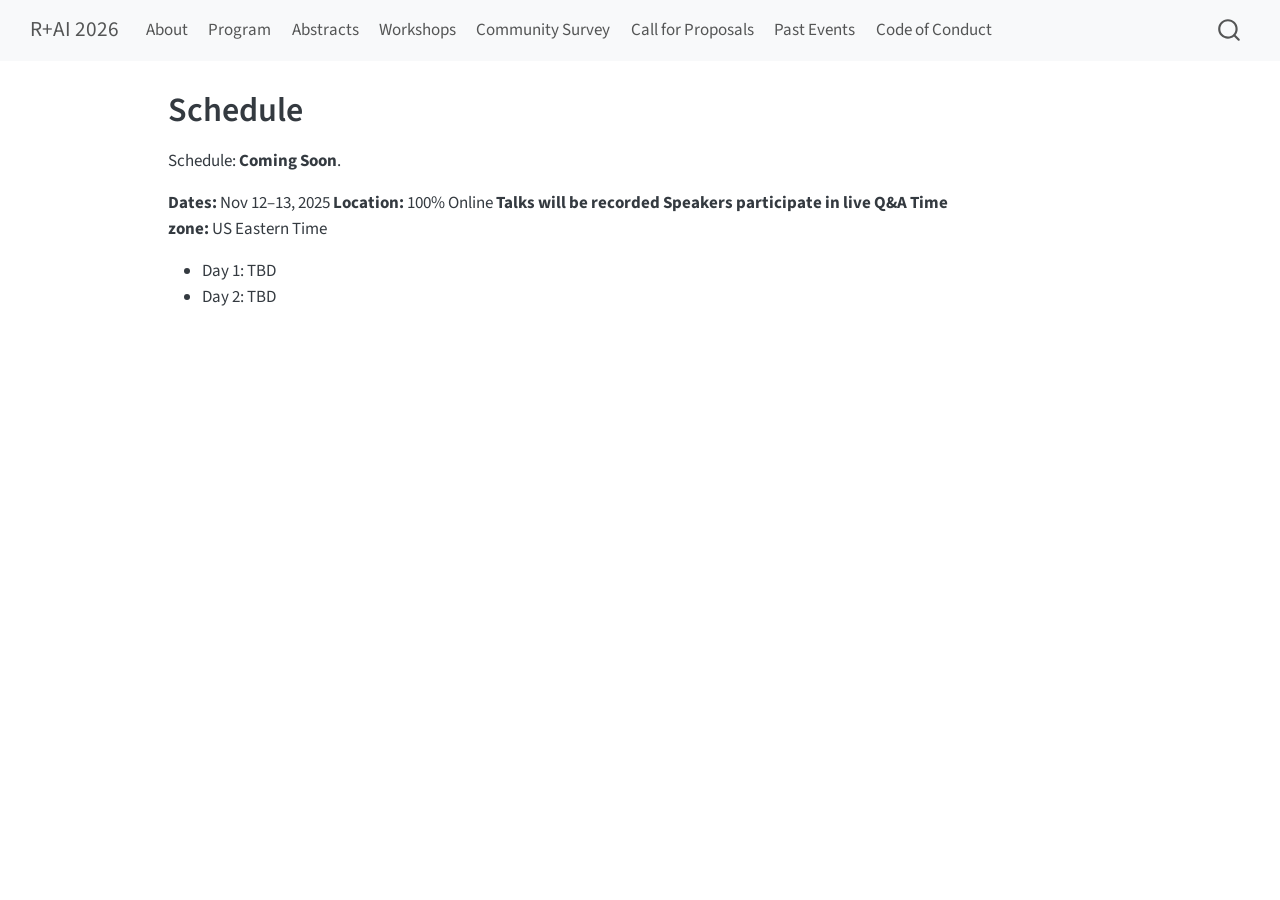
<file: schedule.html>
<!DOCTYPE html>
<html xmlns="http://www.w3.org/1999/xhtml" lang="en" xml:lang="en"><head>

<meta charset="utf-8">
<meta name="generator" content="quarto-1.11.9">

<meta name="viewport" content="width=device-width, initial-scale=1.0, user-scalable=yes">


<title>Schedule – R+AI 2026</title>
<style>
/* Default styles provided by pandoc.
** See https://pandoc.org/MANUAL.html#variables-for-html for config info.
*/
span.smallcaps{font-variant: small-caps;}
div.columns{display: flex; gap: 1.5em;}
div.column{flex: auto;}
@media screen {
div.columns{gap: min(4vw, 1.5em);}
div.column{overflow-x: auto;}
}
div.hanging-indent{margin-left: 1.5em; text-indent: -1.5em;}
ul.task-list{list-style: none;}
ul.task-list li input[type="checkbox"] {
  width: 0.8em;
  margin: 0 0.8em 0.2em -1em; /* quarto-specific, see https://github.com/quarto-dev/quarto-cli/issues/4556 */ 
  vertical-align: middle;
}
</style>


<script src="site_libs/quarto-nav/quarto-nav.js"></script>
<script src="site_libs/quarto-nav/headroom.min.js"></script>
<script src="site_libs/clipboard/clipboard.min.js"></script>
<script src="site_libs/quarto-search/autocomplete.umd.js"></script>
<script src="site_libs/quarto-search/fuse.min.js"></script>
<script src="site_libs/quarto-search/quarto-search.js"></script>
<meta name="quarto:offset" content="./">
<link href="./images/favicon.ico" rel="icon">
<script src="site_libs/quarto-html/quarto.js" type="module"></script>
<script src="site_libs/quarto-html/tabsets/tabsets.js" type="module"></script>
<script src="site_libs/quarto-html/scrollable-regions/scrollable-regions.js" type="module"></script>
<script src="site_libs/quarto-html/popper.min.js"></script>
<script src="site_libs/quarto-html/tippy.umd.min.js"></script>
<script src="site_libs/quarto-html/anchor.min.js"></script>
<link href="site_libs/quarto-html/tippy.css" rel="stylesheet">
<link href="site_libs/quarto-html/quarto-syntax-highlighting-63b5708e65d6cd79cd7618c58d0c21e7.css" rel="stylesheet" id="quarto-text-highlighting-styles">
<script src="site_libs/bootstrap/bootstrap.min.js"></script>
<link href="site_libs/bootstrap/bootstrap-icons.css" rel="stylesheet">
<link href="site_libs/bootstrap/bootstrap-8d3ad9c781c51ccd60b292c95058b2c2.min.css" rel="stylesheet" append-hash="true" id="quarto-bootstrap" data-mode="light">
<script id="quarto-search-options" type="application/json">{
  "location": "navbar",
  "copy-button": false,
  "collapse-after": 3,
  "panel-placement": "end",
  "type": "overlay",
  "limit": 50,
  "keyboard-shortcut": [
    "f",
    "/",
    "s"
  ],
  "show-item-context": false,
  "language": {
    "search-no-results-text": "No results",
    "search-matching-documents-text": "matching documents",
    "search-copy-link-title": "Copy link to search",
    "search-hide-matches-text": "Hide additional matches",
    "search-more-match-text": "more match in this document",
    "search-more-matches-text": "more matches in this document",
    "search-clear-button-title": "Clear",
    "search-text-placeholder": "",
    "search-detached-cancel-button-title": "Cancel",
    "search-submit-button-title": "Submit",
    "search-label": "Search"
  }
}</script>
<script async="" src="https://www.googletagmanager.com/gtag/js?id=G-B697SX1BNN"></script>

<script type="text/javascript">

window.dataLayer = window.dataLayer || [];
function gtag(){dataLayer.push(arguments);}
gtag('js', new Date());
gtag('config', 'G-B697SX1BNN', { 'anonymize_ip': true});
</script>


<link rel="stylesheet" href="styles.css">
<meta property="og:title" content="Schedule – R+AI 2026">
<meta property="og:description" content="">
<meta property="og:image" content="https://rconsortium.github.io/RplusAI_website/images/rplusai-main-images-with-dates.png">
<meta property="og:site_name" content="R+AI 2026">
<meta property="og:image:height" content="509">
<meta property="og:image:width" content="1024">
<meta name="twitter:title" content="Schedule – R+AI 2026">
<meta name="twitter:description" content="">
<meta name="twitter:image" content="https://rconsortium.github.io/RplusAI_website/images/rplusai-main-images-with-dates.png">
<meta name="twitter:card" content="summary_large_image">
</head>

<body class="nav-fixed quarto-light"><a id="quarto-skip-link" class="visually-hidden-focusable" href="#quarto-document-content">Skip to main content</a>

<div id="quarto-search-results"></div>
  <header id="quarto-header" class="headroom fixed-top">
    <nav class="navbar navbar-expand-lg " data-bs-theme="dark" aria-label="Site">
      <div class="navbar-container container-fluid">
      <div class="navbar-brand-container mx-auto">
    <a class="navbar-brand" href="./index.html">
    <span class="navbar-title">R+AI 2026</span>
    </a>
  </div>
          <button class="navbar-toggler" type="button" data-bs-toggle="collapse" data-bs-target="#navbarCollapse" aria-controls="navbarCollapse" aria-expanded="false" aria-label="Toggle navigation" onclick="if (window.quartoToggleHeadroom) { window.quartoToggleHeadroom(); }">
  <span class="navbar-toggler-icon"></span>
</button>
          <div class="collapse navbar-collapse" id="navbarCollapse">
            <ul class="navbar-nav navbar-nav-scroll me-auto">
  <li class="nav-item">
    <a class="nav-link" href="./about.html"> 
<span class="menu-text">About</span></a>
  </li>  
  <li class="nav-item">
    <a class="nav-link" href="./program.html"> 
<span class="menu-text">Program</span></a>
  </li>  
  <li class="nav-item">
    <a class="nav-link" href="./Abstracts.html"> 
<span class="menu-text">Abstracts</span></a>
  </li>  
  <li class="nav-item">
    <a class="nav-link" href="./workshops.html"> 
<span class="menu-text">Workshops</span></a>
  </li>  
  <li class="nav-item">
    <a class="nav-link" href="./survey.html"> 
<span class="menu-text">Community Survey</span></a>
  </li>  
  <li class="nav-item">
    <a class="nav-link" href="./cfp.html"> 
<span class="menu-text">Call for Proposals</span></a>
  </li>  
  <li class="nav-item">
    <a class="nav-link" href="./Events.html"> 
<span class="menu-text">Past Events</span></a>
  </li>  
  <li class="nav-item">
    <a class="nav-link" href="./attend.html"> 
<span class="menu-text">Code of Conduct</span></a>
  </li>  
</ul>
          </div> <!-- /navcollapse -->
            <div class="quarto-navbar-tools">
</div>
            <div id="quarto-search" class="" title="Search"></div>
      </div> <!-- /container-fluid -->
    </nav>
</header>
<!-- content -->
<div id="quarto-content" class="quarto-container page-columns page-rows-contents page-layout-article page-navbar">
<!-- sidebar -->
<!-- margin-sidebar -->
    <div id="quarto-margin-sidebar" class="sidebar margin-sidebar zindex-bottom">
        
    </div>
<!-- main -->
<main class="content" id="quarto-document-content" tabindex="-1">

<header id="title-block-header" class="quarto-title-block default">
<div class="quarto-title">
<h1 class="title">Schedule</h1>
</div>



<div class="quarto-title-meta">

    
  
    
  </div>
  


</header>


<p>Schedule: <strong>Coming Soon</strong>.</p>
<p><strong>Dates:</strong> Nov 12–13, 2025 <strong>Location:</strong> 100% Online <strong>Talks will be recorded</strong> <strong>Speakers participate in live Q&amp;A</strong> <strong>Time zone:</strong> US Eastern Time</p>
<ul>
<li>Day 1: TBD</li>
<li>Day 2: TBD</li>
</ul>



</main> <!-- /main -->
<script id="quarto-html-after-body" type="application/javascript">
  window.document.addEventListener("DOMContentLoaded", function (event) {
    const icon = "";
    const anchorJS = new window.AnchorJS();
    anchorJS.options = {
      placement: 'right',
      icon: icon
    };
    anchorJS.add('.anchored');
    const isCodeAnnotation = (el) => {
      for (const clz of el.classList) {
        if (clz.startsWith('code-annotation-')) {                     
          return true;
        }
      }
      return false;
    }
    const onCopySuccess = function(e) {
      // button target
      const button = e.trigger;
      // don't keep focus
      button.blur();
      // flash "checked"
      button.classList.add('code-copy-button-checked');
      var currentTitle = button.getAttribute("title");
      button.setAttribute("title", "Copied!");
      let tooltip;
      if (window.bootstrap) {
        button.setAttribute("data-bs-toggle", "tooltip");
        button.setAttribute("data-bs-placement", "left");
        button.setAttribute("data-bs-title", "Copied!");
        tooltip = new bootstrap.Tooltip(button, 
          { trigger: "manual", 
            customClass: "code-copy-button-tooltip",
            offset: [0, -8]});
        tooltip.show();    
      }
      setTimeout(function() {
        if (tooltip) {
          tooltip.hide();
          button.removeAttribute("data-bs-title");
          button.removeAttribute("data-bs-toggle");
          button.removeAttribute("data-bs-placement");
        }
        button.setAttribute("title", currentTitle);
        button.classList.remove('code-copy-button-checked');
      }, 1000);
      // clear code selection
      e.clearSelection();
    }
    const getTextToCopy = function(trigger) {
      const outerScaffold = trigger.parentElement.cloneNode(true);
      const codeEl = outerScaffold.querySelector('code');
      for (const childEl of codeEl.children) {
        if (isCodeAnnotation(childEl)) {
          childEl.remove();
        }
      }
      return codeEl.innerText;
    }
    const clipboard = new window.ClipboardJS('.code-copy-button:not([data-in-quarto-modal])', {
      text: getTextToCopy
    });
    clipboard.on('success', onCopySuccess);
    if (window.document.getElementById('quarto-embedded-source-code-modal')) {
      const clipboardModal = new window.ClipboardJS('.code-copy-button[data-in-quarto-modal]', {
        text: getTextToCopy,
        container: window.document.getElementById('quarto-embedded-source-code-modal')
      });
      clipboardModal.on('success', onCopySuccess);
    }
      var localhostRegex = new RegExp(/^(?:http|https):\/\/localhost\:?[0-9]*\//);
      var mailtoRegex = new RegExp(/^mailto:/);
        var filterRegex = new RegExp("https:\/\/rconsortium\.github\.io\/RplusAI_website\/");
      var isInternal = (href) => {
          return filterRegex.test(href) || localhostRegex.test(href) || mailtoRegex.test(href);
      }
      // Inspect non-navigation links and adorn them if external
      window.quartoDecorateExternalLinks = function (root) {
     var links = (root || window.document).querySelectorAll('a[href]:not(.nav-link):not(.navbar-brand):not(.toc-action):not(.sidebar-link):not(.sidebar-item-toggle):not(.pagination-link):not(.no-external):not([aria-hidden]):not(.dropdown-item):not(.quarto-navigation-tool):not(.about-link)');
      for (var i=0; i<links.length; i++) {
        const link = links[i];
        if (!isInternal(link.href)) {
          // undo the damage that might have been done by quarto-nav.js in the case of
          // links that we want to consider external
          if (link.dataset.originalHref !== undefined) {
            link.href = link.dataset.originalHref;
          }
          if (!link.classList.contains('no-external-icon')) {
          }
        }
      }
      };
      window.quartoDecorateExternalLinks(window.document);
    // Esc closes the popup (WCAG 1.4.13) and focus leaving both trigger and
    // popup closes it (WCAG 2.4.11); tippy handles neither for interactive popups.
    const hideOnEscAndFocusOut = {
      name: 'hideOnEscAndFocusOut',
      defaultValue: true,
      fn(instance) {
        const dismiss = () => {
          // A show scheduled by the trigger delay would otherwise reopen it
          instance.clearDelayTimeouts();
          instance.hide();
        };
        const onKeyDown = (event) => {
          if (event.key !== 'Escape') {
            return;
          }
          // Keep Esc from also reaching page handlers (e.g. reveal.js overview),
          // except an open reveal.js slide menu, which Esc should close too.
          // The menu handles keys only when its keyboard option is on.
          const menuHandlesEsc = window.Reveal?.getPlugin?.('menu')?.isOpen() &&
            window.Reveal.getConfig().menu?.keyboard !== false;
          if (!menuHandlesEsc) {
            event.stopPropagation();
          }
          if (instance.popper.contains(window.document.activeElement)) {
            // Disabled while refocusing so the focus trigger does not reopen it
            instance.disable();
            instance.reference.focus();
            instance.enable();
          }
          dismiss();
        };
        const onFocusOut = (event) => {
          const target = event.relatedTarget;
          if (target && !instance.reference.contains(target) &&
              !instance.popper.contains(target)) {
            dismiss();
          }
        };
        // On the trigger too: a click trigger (code-annotations: select) has no
        // blur handling. Attached for the instance's lifetime so leaving the
        // trigger also cancels a show still pending on the trigger delay.
        instance.reference.addEventListener('focusout', onFocusOut);
        return {
          onShow() {
            window.document.addEventListener('keydown', onKeyDown, true);
            instance.popper.addEventListener('focusout', onFocusOut);
          },
          onHide() {
            window.document.removeEventListener('keydown', onKeyDown, true);
            instance.popper.removeEventListener('focusout', onFocusOut);
          },
          onDestroy() {
            instance.reference.removeEventListener('focusout', onFocusOut);
          },
        };
      },
    };
    function tippyHover(el, contentFn, onTriggerFn, onUntriggerFn) {
      const config = {
        allowHTML: true,
        maxWidth: 500,
        delay: 100,
        arrow: false,
        appendTo: function(el) {
            return el.parentElement;
        },
        interactive: true,
        interactiveBorder: 10,
        theme: 'quarto',
        placement: 'bottom-start',
        plugins: [hideOnEscAndFocusOut],
      };
      if (contentFn) {
        config.content = contentFn;
      }
      if (onTriggerFn) {
        config.onTrigger = onTriggerFn;
      }
      if (onUntriggerFn) {
        config.onUntrigger = onUntriggerFn;
      }
      window.tippy(el, config); 
    }
    const noterefs = window.document.querySelectorAll('a[role="doc-noteref"]');
    for (var i=0; i<noterefs.length; i++) {
      const ref = noterefs[i];
      tippyHover(ref, function() {
        // use id or data attribute instead here
        let href = ref.getAttribute('data-footnote-href') || ref.getAttribute('href');
        try { href = new URL(href).hash; } catch {}
        const id = href.replace(/^#\/?/, "");
        const note = window.document.getElementById(id);
        if (note) {
          return note.innerHTML;
        } else {
          return "";
        }
      });
    }
    const xrefs = window.document.querySelectorAll('a.quarto-xref');
    const processXRef = (id, note) => {
      // Strip column container classes
      const stripColumnClz = (el) => {
        el.classList.remove("page-full", "page-columns");
        if (el.children) {
          for (const child of el.children) {
            stripColumnClz(child);
          }
        }
      }
      stripColumnClz(note)
      if (id === null || id.startsWith('sec-')) {
        // Special case sections, only their first couple elements
        const container = document.createElement("div");
        if (note.children && note.children.length > 2) {
          container.appendChild(note.children[0].cloneNode(true));
          for (let i = 1; i < note.children.length; i++) {
            const child = note.children[i];
            if (child.tagName === "P" && child.innerText === "") {
              continue;
            } else {
              container.appendChild(child.cloneNode(true));
              break;
            }
          }
          if (window.Quarto?.typesetMath) {
            window.Quarto.typesetMath(container);
          }
          return container.innerHTML
        } else {
          if (window.Quarto?.typesetMath) {
            window.Quarto.typesetMath(note);
          }
          return note.innerHTML;
        }
      } else {
        // Remove any anchor links if they are present
        const anchorLink = note.querySelector('a.anchorjs-link');
        if (anchorLink) {
          anchorLink.remove();
        }
        if (window.Quarto?.typesetMath) {
          window.Quarto.typesetMath(note);
        }
        if (note.classList.contains("callout")) {
          return note.outerHTML;
        } else {
          return note.innerHTML;
        }
      }
    }
    for (var i=0; i<xrefs.length; i++) {
      const xref = xrefs[i];
      tippyHover(xref, undefined, function(instance) {
        instance.disable();
        let url = xref.getAttribute('href');
        let hash = undefined; 
        if (url.startsWith('#')) {
          hash = url;
        } else {
          try { hash = new URL(url).hash; } catch {}
        }
        if (hash) {
          const id = hash.replace(/^#\/?/, "");
          const note = window.document.getElementById(id);
          if (note !== null) {
            try {
              const html = processXRef(id, note.cloneNode(true));
              instance.setContent(html);
            } finally {
              instance.enable();
              instance.show();
            }
          } else {
            // See if we can fetch this
            fetch(url.split('#')[0])
            .then(res => res.text())
            .then(html => {
              const parser = new DOMParser();
              const htmlDoc = parser.parseFromString(html, "text/html");
              const note = htmlDoc.getElementById(id);
              if (note !== null) {
                const html = processXRef(id, note);
                instance.setContent(html);
              } 
            }).finally(() => {
              instance.enable();
              instance.show();
            });
          }
        } else {
          // See if we can fetch a full url (with no hash to target)
          // This is a special case and we should probably do some content thinning / targeting
          fetch(url)
          .then(res => res.text())
          .then(html => {
            const parser = new DOMParser();
            const htmlDoc = parser.parseFromString(html, "text/html");
            const note = htmlDoc.querySelector('main.content');
            if (note !== null) {
              // This should only happen for chapter cross references
              // (since there is no id in the URL)
              // remove the first header
              if (note.children.length > 0 && note.children[0].tagName === "HEADER") {
                note.children[0].remove();
              }
              const html = processXRef(null, note);
              instance.setContent(html);
            } 
          }).finally(() => {
            instance.enable();
            instance.show();
          });
        }
      }, function(instance) {
      });
    }
        let selectedAnnoteEl;
        const selectorForAnnotation = ( cell, annotation) => {
          let cellAttr = 'data-code-cell="' + cell + '"';
          let lineAttr = 'data-code-annotation="' +  annotation + '"';
          const selector = 'span[' + cellAttr + '][' + lineAttr + ']';
          return selector;
        }
        const selectCodeLines = (annoteEl) => {
          const doc = window.document;
          const targetCell = annoteEl.getAttribute("data-target-cell");
          const targetAnnotation = annoteEl.getAttribute("data-target-annotation");
          const annoteSpan = window.document.querySelector(selectorForAnnotation(targetCell, targetAnnotation));
          const lines = annoteSpan.getAttribute("data-code-lines").split(",");
          const lineIds = lines.map((line) => {
            return targetCell + "-" + line;
          })
          // Each band is positioned against its own containing block, which is
          // not the offsetParent of the lines, so place it from client rects.
          const placeBand = (band, firstEl, lastEl, codeBlock) => {
            const container = band.offsetParent;
            if (container === null) {
              return;
            }
            const containerRect = container.getBoundingClientRect();
            // Reveal.js scales slides with a transform, so convert client
            // pixels back to the CSS pixels of the container.
            const scale = containerRect.height / container.offsetHeight || 1;
            const firstRect = firstEl.getBoundingClientRect();
            const lastRect = lastEl.getBoundingClientRect();
            const top = (firstRect.top - containerRect.top) / scale - container.clientTop + container.scrollTop;
            const height = (lastRect.bottom - firstRect.top) / scale;
            band.style.top = top - 2 + "px";
            band.style.height = height + 4 + "px";
            if (codeBlock) {
              // Without the copy button wrapper, the containing block is wider
              // than the code block, so span the code block explicitly.
              const blockRect = codeBlock.getBoundingClientRect();
              band.style.left = (blockRect.left - containerRect.left) / scale - container.clientLeft + container.scrollLeft + "px";
              band.style.width = blockRect.width / scale + "px";
            }
          };
          if (lineIds.length > 0) {
            const el = window.document.getElementById(lineIds[0]);
            const lastEl = window.document.getElementById(lineIds[lineIds.length - 1]);
            const parent = el.parentElement.parentElement;
            // cook up a div (if necessary) and position it
            let div = window.document.getElementById("code-annotation-line-highlight");
            if (div === null) {
              div = window.document.createElement("div");
              div.setAttribute("id", "code-annotation-line-highlight");
              div.style.position = 'absolute';
              parent.appendChild(div);
            }
            placeBand(div, el, lastEl, parent.closest("div.sourceCode") || parent);
            let gutterDiv = window.document.getElementById("code-annotation-line-highlight-gutter");
            if (gutterDiv === null) {
              gutterDiv = window.document.createElement("div");
              gutterDiv.setAttribute("id", "code-annotation-line-highlight-gutter");
              gutterDiv.style.position = 'absolute';
              const codeCell = window.document.getElementById(targetCell);
              const gutter = codeCell.querySelector('.code-annotation-gutter');
              gutter.appendChild(gutterDiv);
            }
            placeBand(gutterDiv, el, lastEl);
            selectedAnnoteEl = annoteEl;
          }
        };
        const unselectCodeLines = () => {
          const elementsIds = ["code-annotation-line-highlight", "code-annotation-line-highlight-gutter"];
          elementsIds.forEach((elId) => {
            const div = window.document.getElementById(elId);
            if (div) {
              div.remove();
            }
          });
          selectedAnnoteEl = undefined;
        };
          // Handle positioning of the toggle
      window.addEventListener(
        "resize",
        throttle(() => {
          elRect = undefined;
          if (selectedAnnoteEl) {
            selectCodeLines(selectedAnnoteEl);
          }
        }, 10)
      );
      function throttle(fn, ms) {
      let throttle = false;
      let timer;
        return (...args) => {
          if(!throttle) { // first call gets through
              fn.apply(this, args);
              throttle = true;
          } else { // all the others get throttled
              if(timer) clearTimeout(timer); // cancel #2
              timer = setTimeout(() => {
                fn.apply(this, args);
                timer = throttle = false;
              }, ms);
          }
        };
      }
        // Attach click handler to the DT
        const annoteDls = window.document.querySelectorAll('dt[data-target-cell]');
        for (const annoteDlNode of annoteDls) {
          annoteDlNode.addEventListener('click', (event) => {
            const clickedEl = event.target;
            if (clickedEl !== selectedAnnoteEl) {
              unselectCodeLines();
              const activeEl = window.document.querySelector('dt[data-target-cell].code-annotation-active');
              if (activeEl) {
                activeEl.classList.remove('code-annotation-active');
              }
              selectCodeLines(clickedEl);
              clickedEl.classList.add('code-annotation-active');
            } else {
              // Unselect the line
              unselectCodeLines();
              clickedEl.classList.remove('code-annotation-active');
            }
          });
        }
    const findCites = (el) => {
      const parentEl = el.parentElement;
      if (parentEl) {
        const cites = parentEl.dataset.cites;
        if (cites) {
          return {
            el,
            cites: cites.split(' ')
          };
        } else {
          return findCites(el.parentElement)
        }
      } else {
        return undefined;
      }
    };
    var bibliorefs = window.document.querySelectorAll('a[role="doc-biblioref"]');
    for (var i=0; i<bibliorefs.length; i++) {
      const ref = bibliorefs[i];
      const citeInfo = findCites(ref);
      if (citeInfo) {
        tippyHover(citeInfo.el, function() {
          var popup = window.document.createElement('div');
          citeInfo.cites.forEach(function(cite) {
            var citeDiv = window.document.createElement('div');
            citeDiv.classList.add('hanging-indent');
            citeDiv.classList.add('csl-entry');
            var biblioDiv = window.document.getElementById('ref-' + cite);
            if (biblioDiv) {
              citeDiv.innerHTML = biblioDiv.innerHTML;
            }
            popup.appendChild(citeDiv);
          });
          return popup.innerHTML;
        });
      }
    }
  });
  </script>
  <script type="application/javascript">
  window.quartoScrollableRegionsLabels = {"code":"Scrollable code","output":"Scrollable output"};
  </script>
</div> <!-- /content -->




</body></html>
</file>
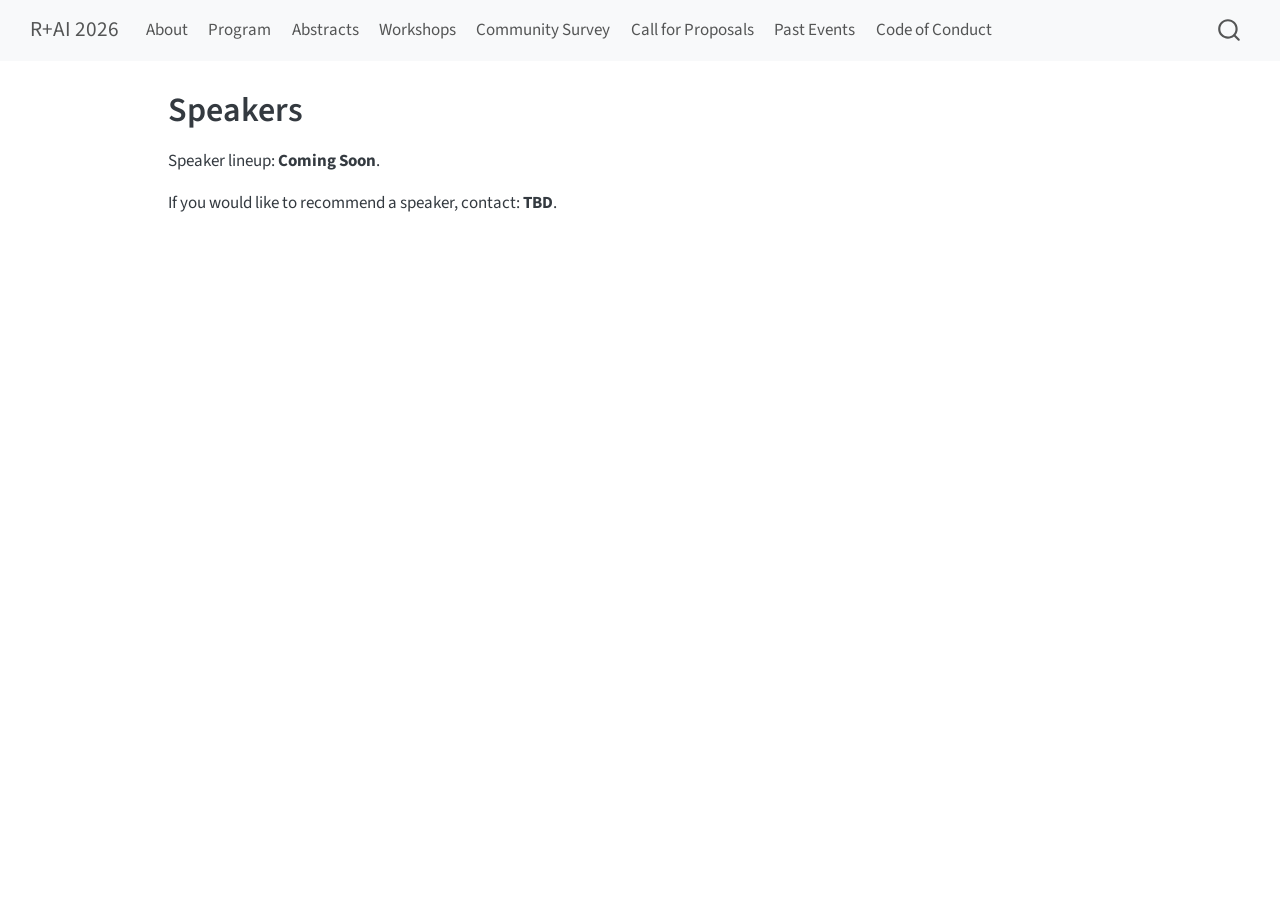
<file: speakers.html>
<!DOCTYPE html>
<html xmlns="http://www.w3.org/1999/xhtml" lang="en" xml:lang="en"><head>

<meta charset="utf-8">
<meta name="generator" content="quarto-1.11.9">

<meta name="viewport" content="width=device-width, initial-scale=1.0, user-scalable=yes">


<title>Speakers – R+AI 2026</title>
<style>
/* Default styles provided by pandoc.
** See https://pandoc.org/MANUAL.html#variables-for-html for config info.
*/
span.smallcaps{font-variant: small-caps;}
div.columns{display: flex; gap: 1.5em;}
div.column{flex: auto;}
@media screen {
div.columns{gap: min(4vw, 1.5em);}
div.column{overflow-x: auto;}
}
div.hanging-indent{margin-left: 1.5em; text-indent: -1.5em;}
ul.task-list{list-style: none;}
ul.task-list li input[type="checkbox"] {
  width: 0.8em;
  margin: 0 0.8em 0.2em -1em; /* quarto-specific, see https://github.com/quarto-dev/quarto-cli/issues/4556 */ 
  vertical-align: middle;
}
</style>


<script src="site_libs/quarto-nav/quarto-nav.js"></script>
<script src="site_libs/quarto-nav/headroom.min.js"></script>
<script src="site_libs/clipboard/clipboard.min.js"></script>
<script src="site_libs/quarto-search/autocomplete.umd.js"></script>
<script src="site_libs/quarto-search/fuse.min.js"></script>
<script src="site_libs/quarto-search/quarto-search.js"></script>
<meta name="quarto:offset" content="./">
<link href="./images/favicon.ico" rel="icon">
<script src="site_libs/quarto-html/quarto.js" type="module"></script>
<script src="site_libs/quarto-html/tabsets/tabsets.js" type="module"></script>
<script src="site_libs/quarto-html/scrollable-regions/scrollable-regions.js" type="module"></script>
<script src="site_libs/quarto-html/popper.min.js"></script>
<script src="site_libs/quarto-html/tippy.umd.min.js"></script>
<script src="site_libs/quarto-html/anchor.min.js"></script>
<link href="site_libs/quarto-html/tippy.css" rel="stylesheet">
<link href="site_libs/quarto-html/quarto-syntax-highlighting-63b5708e65d6cd79cd7618c58d0c21e7.css" rel="stylesheet" id="quarto-text-highlighting-styles">
<script src="site_libs/bootstrap/bootstrap.min.js"></script>
<link href="site_libs/bootstrap/bootstrap-icons.css" rel="stylesheet">
<link href="site_libs/bootstrap/bootstrap-8d3ad9c781c51ccd60b292c95058b2c2.min.css" rel="stylesheet" append-hash="true" id="quarto-bootstrap" data-mode="light">
<script id="quarto-search-options" type="application/json">{
  "location": "navbar",
  "copy-button": false,
  "collapse-after": 3,
  "panel-placement": "end",
  "type": "overlay",
  "limit": 50,
  "keyboard-shortcut": [
    "f",
    "/",
    "s"
  ],
  "show-item-context": false,
  "language": {
    "search-no-results-text": "No results",
    "search-matching-documents-text": "matching documents",
    "search-copy-link-title": "Copy link to search",
    "search-hide-matches-text": "Hide additional matches",
    "search-more-match-text": "more match in this document",
    "search-more-matches-text": "more matches in this document",
    "search-clear-button-title": "Clear",
    "search-text-placeholder": "",
    "search-detached-cancel-button-title": "Cancel",
    "search-submit-button-title": "Submit",
    "search-label": "Search"
  }
}</script>
<script async="" src="https://www.googletagmanager.com/gtag/js?id=G-B697SX1BNN"></script>

<script type="text/javascript">

window.dataLayer = window.dataLayer || [];
function gtag(){dataLayer.push(arguments);}
gtag('js', new Date());
gtag('config', 'G-B697SX1BNN', { 'anonymize_ip': true});
</script>


<link rel="stylesheet" href="styles.css">
<meta property="og:title" content="Speakers – R+AI 2026">
<meta property="og:description" content="">
<meta property="og:image" content="https://rconsortium.github.io/RplusAI_website/images/rplusai-main-images-with-dates.png">
<meta property="og:site_name" content="R+AI 2026">
<meta property="og:image:height" content="509">
<meta property="og:image:width" content="1024">
<meta name="twitter:title" content="Speakers – R+AI 2026">
<meta name="twitter:description" content="">
<meta name="twitter:image" content="https://rconsortium.github.io/RplusAI_website/images/rplusai-main-images-with-dates.png">
<meta name="twitter:card" content="summary_large_image">
</head>

<body class="nav-fixed quarto-light"><a id="quarto-skip-link" class="visually-hidden-focusable" href="#quarto-document-content">Skip to main content</a>

<div id="quarto-search-results"></div>
  <header id="quarto-header" class="headroom fixed-top">
    <nav class="navbar navbar-expand-lg " data-bs-theme="dark" aria-label="Site">
      <div class="navbar-container container-fluid">
      <div class="navbar-brand-container mx-auto">
    <a class="navbar-brand" href="./index.html">
    <span class="navbar-title">R+AI 2026</span>
    </a>
  </div>
          <button class="navbar-toggler" type="button" data-bs-toggle="collapse" data-bs-target="#navbarCollapse" aria-controls="navbarCollapse" aria-expanded="false" aria-label="Toggle navigation" onclick="if (window.quartoToggleHeadroom) { window.quartoToggleHeadroom(); }">
  <span class="navbar-toggler-icon"></span>
</button>
          <div class="collapse navbar-collapse" id="navbarCollapse">
            <ul class="navbar-nav navbar-nav-scroll me-auto">
  <li class="nav-item">
    <a class="nav-link" href="./about.html"> 
<span class="menu-text">About</span></a>
  </li>  
  <li class="nav-item">
    <a class="nav-link" href="./program.html"> 
<span class="menu-text">Program</span></a>
  </li>  
  <li class="nav-item">
    <a class="nav-link" href="./Abstracts.html"> 
<span class="menu-text">Abstracts</span></a>
  </li>  
  <li class="nav-item">
    <a class="nav-link" href="./workshops.html"> 
<span class="menu-text">Workshops</span></a>
  </li>  
  <li class="nav-item">
    <a class="nav-link" href="./survey.html"> 
<span class="menu-text">Community Survey</span></a>
  </li>  
  <li class="nav-item">
    <a class="nav-link" href="./cfp.html"> 
<span class="menu-text">Call for Proposals</span></a>
  </li>  
  <li class="nav-item">
    <a class="nav-link" href="./Events.html"> 
<span class="menu-text">Past Events</span></a>
  </li>  
  <li class="nav-item">
    <a class="nav-link" href="./attend.html"> 
<span class="menu-text">Code of Conduct</span></a>
  </li>  
</ul>
          </div> <!-- /navcollapse -->
            <div class="quarto-navbar-tools">
</div>
            <div id="quarto-search" class="" title="Search"></div>
      </div> <!-- /container-fluid -->
    </nav>
</header>
<!-- content -->
<div id="quarto-content" class="quarto-container page-columns page-rows-contents page-layout-article page-navbar">
<!-- sidebar -->
<!-- margin-sidebar -->
    <div id="quarto-margin-sidebar" class="sidebar margin-sidebar zindex-bottom">
        
    </div>
<!-- main -->
<main class="content" id="quarto-document-content" tabindex="-1">

<header id="title-block-header" class="quarto-title-block default">
<div class="quarto-title">
<h1 class="title">Speakers</h1>
</div>



<div class="quarto-title-meta">

    
  
    
  </div>
  


</header>


<p>Speaker lineup: <strong>Coming Soon</strong>.</p>
<p>If you would like to recommend a speaker, contact: <strong>TBD</strong>.</p>



</main> <!-- /main -->
<script id="quarto-html-after-body" type="application/javascript">
  window.document.addEventListener("DOMContentLoaded", function (event) {
    const icon = "";
    const anchorJS = new window.AnchorJS();
    anchorJS.options = {
      placement: 'right',
      icon: icon
    };
    anchorJS.add('.anchored');
    const isCodeAnnotation = (el) => {
      for (const clz of el.classList) {
        if (clz.startsWith('code-annotation-')) {                     
          return true;
        }
      }
      return false;
    }
    const onCopySuccess = function(e) {
      // button target
      const button = e.trigger;
      // don't keep focus
      button.blur();
      // flash "checked"
      button.classList.add('code-copy-button-checked');
      var currentTitle = button.getAttribute("title");
      button.setAttribute("title", "Copied!");
      let tooltip;
      if (window.bootstrap) {
        button.setAttribute("data-bs-toggle", "tooltip");
        button.setAttribute("data-bs-placement", "left");
        button.setAttribute("data-bs-title", "Copied!");
        tooltip = new bootstrap.Tooltip(button, 
          { trigger: "manual", 
            customClass: "code-copy-button-tooltip",
            offset: [0, -8]});
        tooltip.show();    
      }
      setTimeout(function() {
        if (tooltip) {
          tooltip.hide();
          button.removeAttribute("data-bs-title");
          button.removeAttribute("data-bs-toggle");
          button.removeAttribute("data-bs-placement");
        }
        button.setAttribute("title", currentTitle);
        button.classList.remove('code-copy-button-checked');
      }, 1000);
      // clear code selection
      e.clearSelection();
    }
    const getTextToCopy = function(trigger) {
      const outerScaffold = trigger.parentElement.cloneNode(true);
      const codeEl = outerScaffold.querySelector('code');
      for (const childEl of codeEl.children) {
        if (isCodeAnnotation(childEl)) {
          childEl.remove();
        }
      }
      return codeEl.innerText;
    }
    const clipboard = new window.ClipboardJS('.code-copy-button:not([data-in-quarto-modal])', {
      text: getTextToCopy
    });
    clipboard.on('success', onCopySuccess);
    if (window.document.getElementById('quarto-embedded-source-code-modal')) {
      const clipboardModal = new window.ClipboardJS('.code-copy-button[data-in-quarto-modal]', {
        text: getTextToCopy,
        container: window.document.getElementById('quarto-embedded-source-code-modal')
      });
      clipboardModal.on('success', onCopySuccess);
    }
      var localhostRegex = new RegExp(/^(?:http|https):\/\/localhost\:?[0-9]*\//);
      var mailtoRegex = new RegExp(/^mailto:/);
        var filterRegex = new RegExp("https:\/\/rconsortium\.github\.io\/RplusAI_website\/");
      var isInternal = (href) => {
          return filterRegex.test(href) || localhostRegex.test(href) || mailtoRegex.test(href);
      }
      // Inspect non-navigation links and adorn them if external
      window.quartoDecorateExternalLinks = function (root) {
     var links = (root || window.document).querySelectorAll('a[href]:not(.nav-link):not(.navbar-brand):not(.toc-action):not(.sidebar-link):not(.sidebar-item-toggle):not(.pagination-link):not(.no-external):not([aria-hidden]):not(.dropdown-item):not(.quarto-navigation-tool):not(.about-link)');
      for (var i=0; i<links.length; i++) {
        const link = links[i];
        if (!isInternal(link.href)) {
          // undo the damage that might have been done by quarto-nav.js in the case of
          // links that we want to consider external
          if (link.dataset.originalHref !== undefined) {
            link.href = link.dataset.originalHref;
          }
          if (!link.classList.contains('no-external-icon')) {
          }
        }
      }
      };
      window.quartoDecorateExternalLinks(window.document);
    // Esc closes the popup (WCAG 1.4.13) and focus leaving both trigger and
    // popup closes it (WCAG 2.4.11); tippy handles neither for interactive popups.
    const hideOnEscAndFocusOut = {
      name: 'hideOnEscAndFocusOut',
      defaultValue: true,
      fn(instance) {
        const dismiss = () => {
          // A show scheduled by the trigger delay would otherwise reopen it
          instance.clearDelayTimeouts();
          instance.hide();
        };
        const onKeyDown = (event) => {
          if (event.key !== 'Escape') {
            return;
          }
          // Keep Esc from also reaching page handlers (e.g. reveal.js overview),
          // except an open reveal.js slide menu, which Esc should close too.
          // The menu handles keys only when its keyboard option is on.
          const menuHandlesEsc = window.Reveal?.getPlugin?.('menu')?.isOpen() &&
            window.Reveal.getConfig().menu?.keyboard !== false;
          if (!menuHandlesEsc) {
            event.stopPropagation();
          }
          if (instance.popper.contains(window.document.activeElement)) {
            // Disabled while refocusing so the focus trigger does not reopen it
            instance.disable();
            instance.reference.focus();
            instance.enable();
          }
          dismiss();
        };
        const onFocusOut = (event) => {
          const target = event.relatedTarget;
          if (target && !instance.reference.contains(target) &&
              !instance.popper.contains(target)) {
            dismiss();
          }
        };
        // On the trigger too: a click trigger (code-annotations: select) has no
        // blur handling. Attached for the instance's lifetime so leaving the
        // trigger also cancels a show still pending on the trigger delay.
        instance.reference.addEventListener('focusout', onFocusOut);
        return {
          onShow() {
            window.document.addEventListener('keydown', onKeyDown, true);
            instance.popper.addEventListener('focusout', onFocusOut);
          },
          onHide() {
            window.document.removeEventListener('keydown', onKeyDown, true);
            instance.popper.removeEventListener('focusout', onFocusOut);
          },
          onDestroy() {
            instance.reference.removeEventListener('focusout', onFocusOut);
          },
        };
      },
    };
    function tippyHover(el, contentFn, onTriggerFn, onUntriggerFn) {
      const config = {
        allowHTML: true,
        maxWidth: 500,
        delay: 100,
        arrow: false,
        appendTo: function(el) {
            return el.parentElement;
        },
        interactive: true,
        interactiveBorder: 10,
        theme: 'quarto',
        placement: 'bottom-start',
        plugins: [hideOnEscAndFocusOut],
      };
      if (contentFn) {
        config.content = contentFn;
      }
      if (onTriggerFn) {
        config.onTrigger = onTriggerFn;
      }
      if (onUntriggerFn) {
        config.onUntrigger = onUntriggerFn;
      }
      window.tippy(el, config); 
    }
    const noterefs = window.document.querySelectorAll('a[role="doc-noteref"]');
    for (var i=0; i<noterefs.length; i++) {
      const ref = noterefs[i];
      tippyHover(ref, function() {
        // use id or data attribute instead here
        let href = ref.getAttribute('data-footnote-href') || ref.getAttribute('href');
        try { href = new URL(href).hash; } catch {}
        const id = href.replace(/^#\/?/, "");
        const note = window.document.getElementById(id);
        if (note) {
          return note.innerHTML;
        } else {
          return "";
        }
      });
    }
    const xrefs = window.document.querySelectorAll('a.quarto-xref');
    const processXRef = (id, note) => {
      // Strip column container classes
      const stripColumnClz = (el) => {
        el.classList.remove("page-full", "page-columns");
        if (el.children) {
          for (const child of el.children) {
            stripColumnClz(child);
          }
        }
      }
      stripColumnClz(note)
      if (id === null || id.startsWith('sec-')) {
        // Special case sections, only their first couple elements
        const container = document.createElement("div");
        if (note.children && note.children.length > 2) {
          container.appendChild(note.children[0].cloneNode(true));
          for (let i = 1; i < note.children.length; i++) {
            const child = note.children[i];
            if (child.tagName === "P" && child.innerText === "") {
              continue;
            } else {
              container.appendChild(child.cloneNode(true));
              break;
            }
          }
          if (window.Quarto?.typesetMath) {
            window.Quarto.typesetMath(container);
          }
          return container.innerHTML
        } else {
          if (window.Quarto?.typesetMath) {
            window.Quarto.typesetMath(note);
          }
          return note.innerHTML;
        }
      } else {
        // Remove any anchor links if they are present
        const anchorLink = note.querySelector('a.anchorjs-link');
        if (anchorLink) {
          anchorLink.remove();
        }
        if (window.Quarto?.typesetMath) {
          window.Quarto.typesetMath(note);
        }
        if (note.classList.contains("callout")) {
          return note.outerHTML;
        } else {
          return note.innerHTML;
        }
      }
    }
    for (var i=0; i<xrefs.length; i++) {
      const xref = xrefs[i];
      tippyHover(xref, undefined, function(instance) {
        instance.disable();
        let url = xref.getAttribute('href');
        let hash = undefined; 
        if (url.startsWith('#')) {
          hash = url;
        } else {
          try { hash = new URL(url).hash; } catch {}
        }
        if (hash) {
          const id = hash.replace(/^#\/?/, "");
          const note = window.document.getElementById(id);
          if (note !== null) {
            try {
              const html = processXRef(id, note.cloneNode(true));
              instance.setContent(html);
            } finally {
              instance.enable();
              instance.show();
            }
          } else {
            // See if we can fetch this
            fetch(url.split('#')[0])
            .then(res => res.text())
            .then(html => {
              const parser = new DOMParser();
              const htmlDoc = parser.parseFromString(html, "text/html");
              const note = htmlDoc.getElementById(id);
              if (note !== null) {
                const html = processXRef(id, note);
                instance.setContent(html);
              } 
            }).finally(() => {
              instance.enable();
              instance.show();
            });
          }
        } else {
          // See if we can fetch a full url (with no hash to target)
          // This is a special case and we should probably do some content thinning / targeting
          fetch(url)
          .then(res => res.text())
          .then(html => {
            const parser = new DOMParser();
            const htmlDoc = parser.parseFromString(html, "text/html");
            const note = htmlDoc.querySelector('main.content');
            if (note !== null) {
              // This should only happen for chapter cross references
              // (since there is no id in the URL)
              // remove the first header
              if (note.children.length > 0 && note.children[0].tagName === "HEADER") {
                note.children[0].remove();
              }
              const html = processXRef(null, note);
              instance.setContent(html);
            } 
          }).finally(() => {
            instance.enable();
            instance.show();
          });
        }
      }, function(instance) {
      });
    }
        let selectedAnnoteEl;
        const selectorForAnnotation = ( cell, annotation) => {
          let cellAttr = 'data-code-cell="' + cell + '"';
          let lineAttr = 'data-code-annotation="' +  annotation + '"';
          const selector = 'span[' + cellAttr + '][' + lineAttr + ']';
          return selector;
        }
        const selectCodeLines = (annoteEl) => {
          const doc = window.document;
          const targetCell = annoteEl.getAttribute("data-target-cell");
          const targetAnnotation = annoteEl.getAttribute("data-target-annotation");
          const annoteSpan = window.document.querySelector(selectorForAnnotation(targetCell, targetAnnotation));
          const lines = annoteSpan.getAttribute("data-code-lines").split(",");
          const lineIds = lines.map((line) => {
            return targetCell + "-" + line;
          })
          // Each band is positioned against its own containing block, which is
          // not the offsetParent of the lines, so place it from client rects.
          const placeBand = (band, firstEl, lastEl, codeBlock) => {
            const container = band.offsetParent;
            if (container === null) {
              return;
            }
            const containerRect = container.getBoundingClientRect();
            // Reveal.js scales slides with a transform, so convert client
            // pixels back to the CSS pixels of the container.
            const scale = containerRect.height / container.offsetHeight || 1;
            const firstRect = firstEl.getBoundingClientRect();
            const lastRect = lastEl.getBoundingClientRect();
            const top = (firstRect.top - containerRect.top) / scale - container.clientTop + container.scrollTop;
            const height = (lastRect.bottom - firstRect.top) / scale;
            band.style.top = top - 2 + "px";
            band.style.height = height + 4 + "px";
            if (codeBlock) {
              // Without the copy button wrapper, the containing block is wider
              // than the code block, so span the code block explicitly.
              const blockRect = codeBlock.getBoundingClientRect();
              band.style.left = (blockRect.left - containerRect.left) / scale - container.clientLeft + container.scrollLeft + "px";
              band.style.width = blockRect.width / scale + "px";
            }
          };
          if (lineIds.length > 0) {
            const el = window.document.getElementById(lineIds[0]);
            const lastEl = window.document.getElementById(lineIds[lineIds.length - 1]);
            const parent = el.parentElement.parentElement;
            // cook up a div (if necessary) and position it
            let div = window.document.getElementById("code-annotation-line-highlight");
            if (div === null) {
              div = window.document.createElement("div");
              div.setAttribute("id", "code-annotation-line-highlight");
              div.style.position = 'absolute';
              parent.appendChild(div);
            }
            placeBand(div, el, lastEl, parent.closest("div.sourceCode") || parent);
            let gutterDiv = window.document.getElementById("code-annotation-line-highlight-gutter");
            if (gutterDiv === null) {
              gutterDiv = window.document.createElement("div");
              gutterDiv.setAttribute("id", "code-annotation-line-highlight-gutter");
              gutterDiv.style.position = 'absolute';
              const codeCell = window.document.getElementById(targetCell);
              const gutter = codeCell.querySelector('.code-annotation-gutter');
              gutter.appendChild(gutterDiv);
            }
            placeBand(gutterDiv, el, lastEl);
            selectedAnnoteEl = annoteEl;
          }
        };
        const unselectCodeLines = () => {
          const elementsIds = ["code-annotation-line-highlight", "code-annotation-line-highlight-gutter"];
          elementsIds.forEach((elId) => {
            const div = window.document.getElementById(elId);
            if (div) {
              div.remove();
            }
          });
          selectedAnnoteEl = undefined;
        };
          // Handle positioning of the toggle
      window.addEventListener(
        "resize",
        throttle(() => {
          elRect = undefined;
          if (selectedAnnoteEl) {
            selectCodeLines(selectedAnnoteEl);
          }
        }, 10)
      );
      function throttle(fn, ms) {
      let throttle = false;
      let timer;
        return (...args) => {
          if(!throttle) { // first call gets through
              fn.apply(this, args);
              throttle = true;
          } else { // all the others get throttled
              if(timer) clearTimeout(timer); // cancel #2
              timer = setTimeout(() => {
                fn.apply(this, args);
                timer = throttle = false;
              }, ms);
          }
        };
      }
        // Attach click handler to the DT
        const annoteDls = window.document.querySelectorAll('dt[data-target-cell]');
        for (const annoteDlNode of annoteDls) {
          annoteDlNode.addEventListener('click', (event) => {
            const clickedEl = event.target;
            if (clickedEl !== selectedAnnoteEl) {
              unselectCodeLines();
              const activeEl = window.document.querySelector('dt[data-target-cell].code-annotation-active');
              if (activeEl) {
                activeEl.classList.remove('code-annotation-active');
              }
              selectCodeLines(clickedEl);
              clickedEl.classList.add('code-annotation-active');
            } else {
              // Unselect the line
              unselectCodeLines();
              clickedEl.classList.remove('code-annotation-active');
            }
          });
        }
    const findCites = (el) => {
      const parentEl = el.parentElement;
      if (parentEl) {
        const cites = parentEl.dataset.cites;
        if (cites) {
          return {
            el,
            cites: cites.split(' ')
          };
        } else {
          return findCites(el.parentElement)
        }
      } else {
        return undefined;
      }
    };
    var bibliorefs = window.document.querySelectorAll('a[role="doc-biblioref"]');
    for (var i=0; i<bibliorefs.length; i++) {
      const ref = bibliorefs[i];
      const citeInfo = findCites(ref);
      if (citeInfo) {
        tippyHover(citeInfo.el, function() {
          var popup = window.document.createElement('div');
          citeInfo.cites.forEach(function(cite) {
            var citeDiv = window.document.createElement('div');
            citeDiv.classList.add('hanging-indent');
            citeDiv.classList.add('csl-entry');
            var biblioDiv = window.document.getElementById('ref-' + cite);
            if (biblioDiv) {
              citeDiv.innerHTML = biblioDiv.innerHTML;
            }
            popup.appendChild(citeDiv);
          });
          return popup.innerHTML;
        });
      }
    }
  });
  </script>
  <script type="application/javascript">
  window.quartoScrollableRegionsLabels = {"code":"Scrollable code","output":"Scrollable output"};
  </script>
</div> <!-- /content -->




</body></html>
</file>
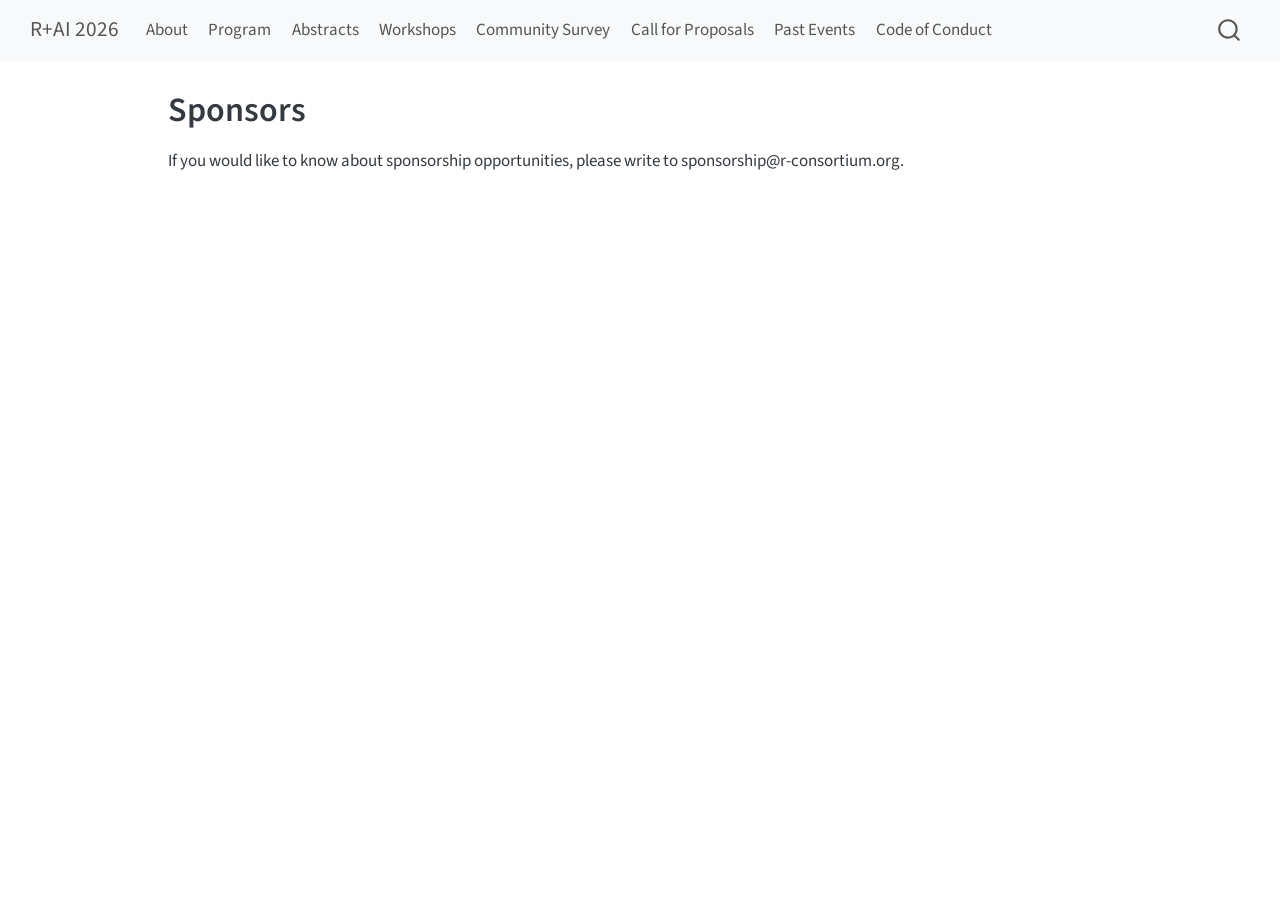
<file: sponsors.html>
<!DOCTYPE html>
<html xmlns="http://www.w3.org/1999/xhtml" lang="en" xml:lang="en"><head>

<meta charset="utf-8">
<meta name="generator" content="quarto-1.11.9">

<meta name="viewport" content="width=device-width, initial-scale=1.0, user-scalable=yes">


<title>Sponsors – R+AI 2026</title>
<style>
/* Default styles provided by pandoc.
** See https://pandoc.org/MANUAL.html#variables-for-html for config info.
*/
span.smallcaps{font-variant: small-caps;}
div.columns{display: flex; gap: 1.5em;}
div.column{flex: auto;}
@media screen {
div.columns{gap: min(4vw, 1.5em);}
div.column{overflow-x: auto;}
}
div.hanging-indent{margin-left: 1.5em; text-indent: -1.5em;}
ul.task-list{list-style: none;}
ul.task-list li input[type="checkbox"] {
  width: 0.8em;
  margin: 0 0.8em 0.2em -1em; /* quarto-specific, see https://github.com/quarto-dev/quarto-cli/issues/4556 */ 
  vertical-align: middle;
}
</style>


<script src="site_libs/quarto-nav/quarto-nav.js"></script>
<script src="site_libs/quarto-nav/headroom.min.js"></script>
<script src="site_libs/clipboard/clipboard.min.js"></script>
<script src="site_libs/quarto-search/autocomplete.umd.js"></script>
<script src="site_libs/quarto-search/fuse.min.js"></script>
<script src="site_libs/quarto-search/quarto-search.js"></script>
<meta name="quarto:offset" content="./">
<link href="./images/favicon.ico" rel="icon">
<script src="site_libs/quarto-html/quarto.js" type="module"></script>
<script src="site_libs/quarto-html/tabsets/tabsets.js" type="module"></script>
<script src="site_libs/quarto-html/scrollable-regions/scrollable-regions.js" type="module"></script>
<script src="site_libs/quarto-html/popper.min.js"></script>
<script src="site_libs/quarto-html/tippy.umd.min.js"></script>
<script src="site_libs/quarto-html/anchor.min.js"></script>
<link href="site_libs/quarto-html/tippy.css" rel="stylesheet">
<link href="site_libs/quarto-html/quarto-syntax-highlighting-63b5708e65d6cd79cd7618c58d0c21e7.css" rel="stylesheet" id="quarto-text-highlighting-styles">
<script src="site_libs/bootstrap/bootstrap.min.js"></script>
<link href="site_libs/bootstrap/bootstrap-icons.css" rel="stylesheet">
<link href="site_libs/bootstrap/bootstrap-8d3ad9c781c51ccd60b292c95058b2c2.min.css" rel="stylesheet" append-hash="true" id="quarto-bootstrap" data-mode="light">
<script id="quarto-search-options" type="application/json">{
  "location": "navbar",
  "copy-button": false,
  "collapse-after": 3,
  "panel-placement": "end",
  "type": "overlay",
  "limit": 50,
  "keyboard-shortcut": [
    "f",
    "/",
    "s"
  ],
  "show-item-context": false,
  "language": {
    "search-no-results-text": "No results",
    "search-matching-documents-text": "matching documents",
    "search-copy-link-title": "Copy link to search",
    "search-hide-matches-text": "Hide additional matches",
    "search-more-match-text": "more match in this document",
    "search-more-matches-text": "more matches in this document",
    "search-clear-button-title": "Clear",
    "search-text-placeholder": "",
    "search-detached-cancel-button-title": "Cancel",
    "search-submit-button-title": "Submit",
    "search-label": "Search"
  }
}</script>
<script async="" src="https://www.googletagmanager.com/gtag/js?id=G-B697SX1BNN"></script>

<script type="text/javascript">

window.dataLayer = window.dataLayer || [];
function gtag(){dataLayer.push(arguments);}
gtag('js', new Date());
gtag('config', 'G-B697SX1BNN', { 'anonymize_ip': true});
</script>


<link rel="stylesheet" href="styles.css">
<meta property="og:title" content="Sponsors – R+AI 2026">
<meta property="og:description" content="">
<meta property="og:image" content="https://rconsortium.github.io/RplusAI_website/images/rplusai-main-images-with-dates.png">
<meta property="og:site_name" content="R+AI 2026">
<meta property="og:image:height" content="509">
<meta property="og:image:width" content="1024">
<meta name="twitter:title" content="Sponsors – R+AI 2026">
<meta name="twitter:description" content="">
<meta name="twitter:image" content="https://rconsortium.github.io/RplusAI_website/images/rplusai-main-images-with-dates.png">
<meta name="twitter:card" content="summary_large_image">
</head>

<body class="nav-fixed quarto-light"><a id="quarto-skip-link" class="visually-hidden-focusable" href="#quarto-document-content">Skip to main content</a>

<div id="quarto-search-results"></div>
  <header id="quarto-header" class="headroom fixed-top">
    <nav class="navbar navbar-expand-lg " data-bs-theme="dark" aria-label="Site">
      <div class="navbar-container container-fluid">
      <div class="navbar-brand-container mx-auto">
    <a class="navbar-brand" href="./index.html">
    <span class="navbar-title">R+AI 2026</span>
    </a>
  </div>
          <button class="navbar-toggler" type="button" data-bs-toggle="collapse" data-bs-target="#navbarCollapse" aria-controls="navbarCollapse" aria-expanded="false" aria-label="Toggle navigation" onclick="if (window.quartoToggleHeadroom) { window.quartoToggleHeadroom(); }">
  <span class="navbar-toggler-icon"></span>
</button>
          <div class="collapse navbar-collapse" id="navbarCollapse">
            <ul class="navbar-nav navbar-nav-scroll me-auto">
  <li class="nav-item">
    <a class="nav-link" href="./about.html"> 
<span class="menu-text">About</span></a>
  </li>  
  <li class="nav-item">
    <a class="nav-link" href="./program.html"> 
<span class="menu-text">Program</span></a>
  </li>  
  <li class="nav-item">
    <a class="nav-link" href="./Abstracts.html"> 
<span class="menu-text">Abstracts</span></a>
  </li>  
  <li class="nav-item">
    <a class="nav-link" href="./workshops.html"> 
<span class="menu-text">Workshops</span></a>
  </li>  
  <li class="nav-item">
    <a class="nav-link" href="./survey.html"> 
<span class="menu-text">Community Survey</span></a>
  </li>  
  <li class="nav-item">
    <a class="nav-link" href="./cfp.html"> 
<span class="menu-text">Call for Proposals</span></a>
  </li>  
  <li class="nav-item">
    <a class="nav-link" href="./Events.html"> 
<span class="menu-text">Past Events</span></a>
  </li>  
  <li class="nav-item">
    <a class="nav-link" href="./attend.html"> 
<span class="menu-text">Code of Conduct</span></a>
  </li>  
</ul>
          </div> <!-- /navcollapse -->
            <div class="quarto-navbar-tools">
</div>
            <div id="quarto-search" class="" title="Search"></div>
      </div> <!-- /container-fluid -->
    </nav>
</header>
<!-- content -->
<div id="quarto-content" class="quarto-container page-columns page-rows-contents page-layout-article page-navbar">
<!-- sidebar -->
<!-- margin-sidebar -->
    <div id="quarto-margin-sidebar" class="sidebar margin-sidebar zindex-bottom">
        
    </div>
<!-- main -->
<main class="content" id="quarto-document-content" tabindex="-1">

<header id="title-block-header" class="quarto-title-block default">
<div class="quarto-title">
<h1 class="title">Sponsors</h1>
</div>



<div class="quarto-title-meta">

    
  
    
  </div>
  


</header>


<p>If you would like to know about sponsorship opportunities, please write to sponsorship@r-consortium.org.</p>



</main> <!-- /main -->
<script id="quarto-html-after-body" type="application/javascript">
  window.document.addEventListener("DOMContentLoaded", function (event) {
    const icon = "";
    const anchorJS = new window.AnchorJS();
    anchorJS.options = {
      placement: 'right',
      icon: icon
    };
    anchorJS.add('.anchored');
    const isCodeAnnotation = (el) => {
      for (const clz of el.classList) {
        if (clz.startsWith('code-annotation-')) {                     
          return true;
        }
      }
      return false;
    }
    const onCopySuccess = function(e) {
      // button target
      const button = e.trigger;
      // don't keep focus
      button.blur();
      // flash "checked"
      button.classList.add('code-copy-button-checked');
      var currentTitle = button.getAttribute("title");
      button.setAttribute("title", "Copied!");
      let tooltip;
      if (window.bootstrap) {
        button.setAttribute("data-bs-toggle", "tooltip");
        button.setAttribute("data-bs-placement", "left");
        button.setAttribute("data-bs-title", "Copied!");
        tooltip = new bootstrap.Tooltip(button, 
          { trigger: "manual", 
            customClass: "code-copy-button-tooltip",
            offset: [0, -8]});
        tooltip.show();    
      }
      setTimeout(function() {
        if (tooltip) {
          tooltip.hide();
          button.removeAttribute("data-bs-title");
          button.removeAttribute("data-bs-toggle");
          button.removeAttribute("data-bs-placement");
        }
        button.setAttribute("title", currentTitle);
        button.classList.remove('code-copy-button-checked');
      }, 1000);
      // clear code selection
      e.clearSelection();
    }
    const getTextToCopy = function(trigger) {
      const outerScaffold = trigger.parentElement.cloneNode(true);
      const codeEl = outerScaffold.querySelector('code');
      for (const childEl of codeEl.children) {
        if (isCodeAnnotation(childEl)) {
          childEl.remove();
        }
      }
      return codeEl.innerText;
    }
    const clipboard = new window.ClipboardJS('.code-copy-button:not([data-in-quarto-modal])', {
      text: getTextToCopy
    });
    clipboard.on('success', onCopySuccess);
    if (window.document.getElementById('quarto-embedded-source-code-modal')) {
      const clipboardModal = new window.ClipboardJS('.code-copy-button[data-in-quarto-modal]', {
        text: getTextToCopy,
        container: window.document.getElementById('quarto-embedded-source-code-modal')
      });
      clipboardModal.on('success', onCopySuccess);
    }
      var localhostRegex = new RegExp(/^(?:http|https):\/\/localhost\:?[0-9]*\//);
      var mailtoRegex = new RegExp(/^mailto:/);
        var filterRegex = new RegExp("https:\/\/rconsortium\.github\.io\/RplusAI_website\/");
      var isInternal = (href) => {
          return filterRegex.test(href) || localhostRegex.test(href) || mailtoRegex.test(href);
      }
      // Inspect non-navigation links and adorn them if external
      window.quartoDecorateExternalLinks = function (root) {
     var links = (root || window.document).querySelectorAll('a[href]:not(.nav-link):not(.navbar-brand):not(.toc-action):not(.sidebar-link):not(.sidebar-item-toggle):not(.pagination-link):not(.no-external):not([aria-hidden]):not(.dropdown-item):not(.quarto-navigation-tool):not(.about-link)');
      for (var i=0; i<links.length; i++) {
        const link = links[i];
        if (!isInternal(link.href)) {
          // undo the damage that might have been done by quarto-nav.js in the case of
          // links that we want to consider external
          if (link.dataset.originalHref !== undefined) {
            link.href = link.dataset.originalHref;
          }
          if (!link.classList.contains('no-external-icon')) {
          }
        }
      }
      };
      window.quartoDecorateExternalLinks(window.document);
    // Esc closes the popup (WCAG 1.4.13) and focus leaving both trigger and
    // popup closes it (WCAG 2.4.11); tippy handles neither for interactive popups.
    const hideOnEscAndFocusOut = {
      name: 'hideOnEscAndFocusOut',
      defaultValue: true,
      fn(instance) {
        const dismiss = () => {
          // A show scheduled by the trigger delay would otherwise reopen it
          instance.clearDelayTimeouts();
          instance.hide();
        };
        const onKeyDown = (event) => {
          if (event.key !== 'Escape') {
            return;
          }
          // Keep Esc from also reaching page handlers (e.g. reveal.js overview),
          // except an open reveal.js slide menu, which Esc should close too.
          // The menu handles keys only when its keyboard option is on.
          const menuHandlesEsc = window.Reveal?.getPlugin?.('menu')?.isOpen() &&
            window.Reveal.getConfig().menu?.keyboard !== false;
          if (!menuHandlesEsc) {
            event.stopPropagation();
          }
          if (instance.popper.contains(window.document.activeElement)) {
            // Disabled while refocusing so the focus trigger does not reopen it
            instance.disable();
            instance.reference.focus();
            instance.enable();
          }
          dismiss();
        };
        const onFocusOut = (event) => {
          const target = event.relatedTarget;
          if (target && !instance.reference.contains(target) &&
              !instance.popper.contains(target)) {
            dismiss();
          }
        };
        // On the trigger too: a click trigger (code-annotations: select) has no
        // blur handling. Attached for the instance's lifetime so leaving the
        // trigger also cancels a show still pending on the trigger delay.
        instance.reference.addEventListener('focusout', onFocusOut);
        return {
          onShow() {
            window.document.addEventListener('keydown', onKeyDown, true);
            instance.popper.addEventListener('focusout', onFocusOut);
          },
          onHide() {
            window.document.removeEventListener('keydown', onKeyDown, true);
            instance.popper.removeEventListener('focusout', onFocusOut);
          },
          onDestroy() {
            instance.reference.removeEventListener('focusout', onFocusOut);
          },
        };
      },
    };
    function tippyHover(el, contentFn, onTriggerFn, onUntriggerFn) {
      const config = {
        allowHTML: true,
        maxWidth: 500,
        delay: 100,
        arrow: false,
        appendTo: function(el) {
            return el.parentElement;
        },
        interactive: true,
        interactiveBorder: 10,
        theme: 'quarto',
        placement: 'bottom-start',
        plugins: [hideOnEscAndFocusOut],
      };
      if (contentFn) {
        config.content = contentFn;
      }
      if (onTriggerFn) {
        config.onTrigger = onTriggerFn;
      }
      if (onUntriggerFn) {
        config.onUntrigger = onUntriggerFn;
      }
      window.tippy(el, config); 
    }
    const noterefs = window.document.querySelectorAll('a[role="doc-noteref"]');
    for (var i=0; i<noterefs.length; i++) {
      const ref = noterefs[i];
      tippyHover(ref, function() {
        // use id or data attribute instead here
        let href = ref.getAttribute('data-footnote-href') || ref.getAttribute('href');
        try { href = new URL(href).hash; } catch {}
        const id = href.replace(/^#\/?/, "");
        const note = window.document.getElementById(id);
        if (note) {
          return note.innerHTML;
        } else {
          return "";
        }
      });
    }
    const xrefs = window.document.querySelectorAll('a.quarto-xref');
    const processXRef = (id, note) => {
      // Strip column container classes
      const stripColumnClz = (el) => {
        el.classList.remove("page-full", "page-columns");
        if (el.children) {
          for (const child of el.children) {
            stripColumnClz(child);
          }
        }
      }
      stripColumnClz(note)
      if (id === null || id.startsWith('sec-')) {
        // Special case sections, only their first couple elements
        const container = document.createElement("div");
        if (note.children && note.children.length > 2) {
          container.appendChild(note.children[0].cloneNode(true));
          for (let i = 1; i < note.children.length; i++) {
            const child = note.children[i];
            if (child.tagName === "P" && child.innerText === "") {
              continue;
            } else {
              container.appendChild(child.cloneNode(true));
              break;
            }
          }
          if (window.Quarto?.typesetMath) {
            window.Quarto.typesetMath(container);
          }
          return container.innerHTML
        } else {
          if (window.Quarto?.typesetMath) {
            window.Quarto.typesetMath(note);
          }
          return note.innerHTML;
        }
      } else {
        // Remove any anchor links if they are present
        const anchorLink = note.querySelector('a.anchorjs-link');
        if (anchorLink) {
          anchorLink.remove();
        }
        if (window.Quarto?.typesetMath) {
          window.Quarto.typesetMath(note);
        }
        if (note.classList.contains("callout")) {
          return note.outerHTML;
        } else {
          return note.innerHTML;
        }
      }
    }
    for (var i=0; i<xrefs.length; i++) {
      const xref = xrefs[i];
      tippyHover(xref, undefined, function(instance) {
        instance.disable();
        let url = xref.getAttribute('href');
        let hash = undefined; 
        if (url.startsWith('#')) {
          hash = url;
        } else {
          try { hash = new URL(url).hash; } catch {}
        }
        if (hash) {
          const id = hash.replace(/^#\/?/, "");
          const note = window.document.getElementById(id);
          if (note !== null) {
            try {
              const html = processXRef(id, note.cloneNode(true));
              instance.setContent(html);
            } finally {
              instance.enable();
              instance.show();
            }
          } else {
            // See if we can fetch this
            fetch(url.split('#')[0])
            .then(res => res.text())
            .then(html => {
              const parser = new DOMParser();
              const htmlDoc = parser.parseFromString(html, "text/html");
              const note = htmlDoc.getElementById(id);
              if (note !== null) {
                const html = processXRef(id, note);
                instance.setContent(html);
              } 
            }).finally(() => {
              instance.enable();
              instance.show();
            });
          }
        } else {
          // See if we can fetch a full url (with no hash to target)
          // This is a special case and we should probably do some content thinning / targeting
          fetch(url)
          .then(res => res.text())
          .then(html => {
            const parser = new DOMParser();
            const htmlDoc = parser.parseFromString(html, "text/html");
            const note = htmlDoc.querySelector('main.content');
            if (note !== null) {
              // This should only happen for chapter cross references
              // (since there is no id in the URL)
              // remove the first header
              if (note.children.length > 0 && note.children[0].tagName === "HEADER") {
                note.children[0].remove();
              }
              const html = processXRef(null, note);
              instance.setContent(html);
            } 
          }).finally(() => {
            instance.enable();
            instance.show();
          });
        }
      }, function(instance) {
      });
    }
        let selectedAnnoteEl;
        const selectorForAnnotation = ( cell, annotation) => {
          let cellAttr = 'data-code-cell="' + cell + '"';
          let lineAttr = 'data-code-annotation="' +  annotation + '"';
          const selector = 'span[' + cellAttr + '][' + lineAttr + ']';
          return selector;
        }
        const selectCodeLines = (annoteEl) => {
          const doc = window.document;
          const targetCell = annoteEl.getAttribute("data-target-cell");
          const targetAnnotation = annoteEl.getAttribute("data-target-annotation");
          const annoteSpan = window.document.querySelector(selectorForAnnotation(targetCell, targetAnnotation));
          const lines = annoteSpan.getAttribute("data-code-lines").split(",");
          const lineIds = lines.map((line) => {
            return targetCell + "-" + line;
          })
          // Each band is positioned against its own containing block, which is
          // not the offsetParent of the lines, so place it from client rects.
          const placeBand = (band, firstEl, lastEl, codeBlock) => {
            const container = band.offsetParent;
            if (container === null) {
              return;
            }
            const containerRect = container.getBoundingClientRect();
            // Reveal.js scales slides with a transform, so convert client
            // pixels back to the CSS pixels of the container.
            const scale = containerRect.height / container.offsetHeight || 1;
            const firstRect = firstEl.getBoundingClientRect();
            const lastRect = lastEl.getBoundingClientRect();
            const top = (firstRect.top - containerRect.top) / scale - container.clientTop + container.scrollTop;
            const height = (lastRect.bottom - firstRect.top) / scale;
            band.style.top = top - 2 + "px";
            band.style.height = height + 4 + "px";
            if (codeBlock) {
              // Without the copy button wrapper, the containing block is wider
              // than the code block, so span the code block explicitly.
              const blockRect = codeBlock.getBoundingClientRect();
              band.style.left = (blockRect.left - containerRect.left) / scale - container.clientLeft + container.scrollLeft + "px";
              band.style.width = blockRect.width / scale + "px";
            }
          };
          if (lineIds.length > 0) {
            const el = window.document.getElementById(lineIds[0]);
            const lastEl = window.document.getElementById(lineIds[lineIds.length - 1]);
            const parent = el.parentElement.parentElement;
            // cook up a div (if necessary) and position it
            let div = window.document.getElementById("code-annotation-line-highlight");
            if (div === null) {
              div = window.document.createElement("div");
              div.setAttribute("id", "code-annotation-line-highlight");
              div.style.position = 'absolute';
              parent.appendChild(div);
            }
            placeBand(div, el, lastEl, parent.closest("div.sourceCode") || parent);
            let gutterDiv = window.document.getElementById("code-annotation-line-highlight-gutter");
            if (gutterDiv === null) {
              gutterDiv = window.document.createElement("div");
              gutterDiv.setAttribute("id", "code-annotation-line-highlight-gutter");
              gutterDiv.style.position = 'absolute';
              const codeCell = window.document.getElementById(targetCell);
              const gutter = codeCell.querySelector('.code-annotation-gutter');
              gutter.appendChild(gutterDiv);
            }
            placeBand(gutterDiv, el, lastEl);
            selectedAnnoteEl = annoteEl;
          }
        };
        const unselectCodeLines = () => {
          const elementsIds = ["code-annotation-line-highlight", "code-annotation-line-highlight-gutter"];
          elementsIds.forEach((elId) => {
            const div = window.document.getElementById(elId);
            if (div) {
              div.remove();
            }
          });
          selectedAnnoteEl = undefined;
        };
          // Handle positioning of the toggle
      window.addEventListener(
        "resize",
        throttle(() => {
          elRect = undefined;
          if (selectedAnnoteEl) {
            selectCodeLines(selectedAnnoteEl);
          }
        }, 10)
      );
      function throttle(fn, ms) {
      let throttle = false;
      let timer;
        return (...args) => {
          if(!throttle) { // first call gets through
              fn.apply(this, args);
              throttle = true;
          } else { // all the others get throttled
              if(timer) clearTimeout(timer); // cancel #2
              timer = setTimeout(() => {
                fn.apply(this, args);
                timer = throttle = false;
              }, ms);
          }
        };
      }
        // Attach click handler to the DT
        const annoteDls = window.document.querySelectorAll('dt[data-target-cell]');
        for (const annoteDlNode of annoteDls) {
          annoteDlNode.addEventListener('click', (event) => {
            const clickedEl = event.target;
            if (clickedEl !== selectedAnnoteEl) {
              unselectCodeLines();
              const activeEl = window.document.querySelector('dt[data-target-cell].code-annotation-active');
              if (activeEl) {
                activeEl.classList.remove('code-annotation-active');
              }
              selectCodeLines(clickedEl);
              clickedEl.classList.add('code-annotation-active');
            } else {
              // Unselect the line
              unselectCodeLines();
              clickedEl.classList.remove('code-annotation-active');
            }
          });
        }
    const findCites = (el) => {
      const parentEl = el.parentElement;
      if (parentEl) {
        const cites = parentEl.dataset.cites;
        if (cites) {
          return {
            el,
            cites: cites.split(' ')
          };
        } else {
          return findCites(el.parentElement)
        }
      } else {
        return undefined;
      }
    };
    var bibliorefs = window.document.querySelectorAll('a[role="doc-biblioref"]');
    for (var i=0; i<bibliorefs.length; i++) {
      const ref = bibliorefs[i];
      const citeInfo = findCites(ref);
      if (citeInfo) {
        tippyHover(citeInfo.el, function() {
          var popup = window.document.createElement('div');
          citeInfo.cites.forEach(function(cite) {
            var citeDiv = window.document.createElement('div');
            citeDiv.classList.add('hanging-indent');
            citeDiv.classList.add('csl-entry');
            var biblioDiv = window.document.getElementById('ref-' + cite);
            if (biblioDiv) {
              citeDiv.innerHTML = biblioDiv.innerHTML;
            }
            popup.appendChild(citeDiv);
          });
          return popup.innerHTML;
        });
      }
    }
  });
  </script>
  <script type="application/javascript">
  window.quartoScrollableRegionsLabels = {"code":"Scrollable code","output":"Scrollable output"};
  </script>
</div> <!-- /content -->




</body></html>
</file>
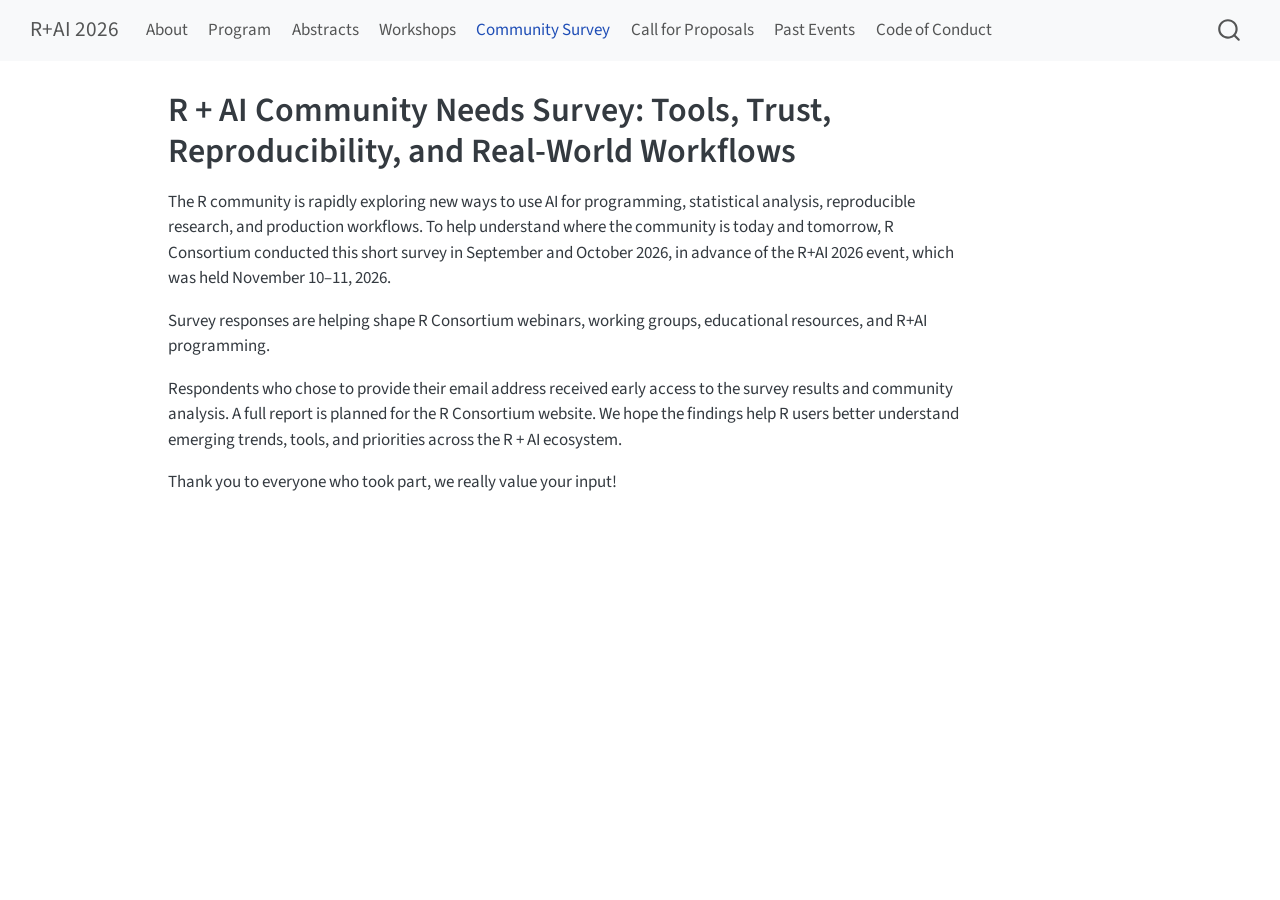
<file: survey.html>
<!DOCTYPE html>
<html xmlns="http://www.w3.org/1999/xhtml" lang="en" xml:lang="en"><head>

<meta charset="utf-8">
<meta name="generator" content="quarto-1.11.9">

<meta name="viewport" content="width=device-width, initial-scale=1.0, user-scalable=yes">


<title>R + AI Community Needs Survey: Tools, Trust, Reproducibility, and Real-World Workflows – R+AI 2026</title>
<style>
/* Default styles provided by pandoc.
** See https://pandoc.org/MANUAL.html#variables-for-html for config info.
*/
span.smallcaps{font-variant: small-caps;}
div.columns{display: flex; gap: 1.5em;}
div.column{flex: auto;}
@media screen {
div.columns{gap: min(4vw, 1.5em);}
div.column{overflow-x: auto;}
}
div.hanging-indent{margin-left: 1.5em; text-indent: -1.5em;}
ul.task-list{list-style: none;}
ul.task-list li input[type="checkbox"] {
  width: 0.8em;
  margin: 0 0.8em 0.2em -1em; /* quarto-specific, see https://github.com/quarto-dev/quarto-cli/issues/4556 */ 
  vertical-align: middle;
}
</style>


<script src="site_libs/quarto-nav/quarto-nav.js"></script>
<script src="site_libs/quarto-nav/headroom.min.js"></script>
<script src="site_libs/clipboard/clipboard.min.js"></script>
<script src="site_libs/quarto-search/autocomplete.umd.js"></script>
<script src="site_libs/quarto-search/fuse.min.js"></script>
<script src="site_libs/quarto-search/quarto-search.js"></script>
<meta name="quarto:offset" content="./">
<link href="./images/favicon.ico" rel="icon">
<script src="site_libs/quarto-html/quarto.js" type="module"></script>
<script src="site_libs/quarto-html/tabsets/tabsets.js" type="module"></script>
<script src="site_libs/quarto-html/scrollable-regions/scrollable-regions.js" type="module"></script>
<script src="site_libs/quarto-html/popper.min.js"></script>
<script src="site_libs/quarto-html/tippy.umd.min.js"></script>
<script src="site_libs/quarto-html/anchor.min.js"></script>
<link href="site_libs/quarto-html/tippy.css" rel="stylesheet">
<link href="site_libs/quarto-html/quarto-syntax-highlighting-63b5708e65d6cd79cd7618c58d0c21e7.css" rel="stylesheet" id="quarto-text-highlighting-styles">
<script src="site_libs/bootstrap/bootstrap.min.js"></script>
<link href="site_libs/bootstrap/bootstrap-icons.css" rel="stylesheet">
<link href="site_libs/bootstrap/bootstrap-8d3ad9c781c51ccd60b292c95058b2c2.min.css" rel="stylesheet" append-hash="true" id="quarto-bootstrap" data-mode="light">
<script id="quarto-search-options" type="application/json">{
  "location": "navbar",
  "copy-button": false,
  "collapse-after": 3,
  "panel-placement": "end",
  "type": "overlay",
  "limit": 50,
  "keyboard-shortcut": [
    "f",
    "/",
    "s"
  ],
  "show-item-context": false,
  "language": {
    "search-no-results-text": "No results",
    "search-matching-documents-text": "matching documents",
    "search-copy-link-title": "Copy link to search",
    "search-hide-matches-text": "Hide additional matches",
    "search-more-match-text": "more match in this document",
    "search-more-matches-text": "more matches in this document",
    "search-clear-button-title": "Clear",
    "search-text-placeholder": "",
    "search-detached-cancel-button-title": "Cancel",
    "search-submit-button-title": "Submit",
    "search-label": "Search"
  }
}</script>
<script async="" src="https://www.googletagmanager.com/gtag/js?id=G-B697SX1BNN"></script>

<script type="text/javascript">

window.dataLayer = window.dataLayer || [];
function gtag(){dataLayer.push(arguments);}
gtag('js', new Date());
gtag('config', 'G-B697SX1BNN', { 'anonymize_ip': true});
</script>


<link rel="stylesheet" href="styles.css">
<meta property="og:title" content="R + AI Community Needs Survey: Tools, Trust, Reproducibility, and Real-World Workflows – R+AI 2026">
<meta property="og:description" content="">
<meta property="og:image" content="https://rconsortium.github.io/RplusAI_website/images/rplusai-main-images-with-dates.png">
<meta property="og:site_name" content="R+AI 2026">
<meta property="og:image:height" content="509">
<meta property="og:image:width" content="1024">
<meta name="twitter:title" content="R + AI Community Needs Survey: Tools, Trust, Reproducibility, and Real-World Workflows – R+AI 2026">
<meta name="twitter:description" content="">
<meta name="twitter:image" content="https://rconsortium.github.io/RplusAI_website/images/rplusai-main-images-with-dates.png">
<meta name="twitter:card" content="summary_large_image">
</head>

<body class="nav-fixed quarto-light"><a id="quarto-skip-link" class="visually-hidden-focusable" href="#quarto-document-content">Skip to main content</a>

<div id="quarto-search-results"></div>
  <header id="quarto-header" class="headroom fixed-top">
    <nav class="navbar navbar-expand-lg " data-bs-theme="dark" aria-label="Site">
      <div class="navbar-container container-fluid">
      <div class="navbar-brand-container mx-auto">
    <a class="navbar-brand" href="./index.html">
    <span class="navbar-title">R+AI 2026</span>
    </a>
  </div>
          <button class="navbar-toggler" type="button" data-bs-toggle="collapse" data-bs-target="#navbarCollapse" aria-controls="navbarCollapse" aria-expanded="false" aria-label="Toggle navigation" onclick="if (window.quartoToggleHeadroom) { window.quartoToggleHeadroom(); }">
  <span class="navbar-toggler-icon"></span>
</button>
          <div class="collapse navbar-collapse" id="navbarCollapse">
            <ul class="navbar-nav navbar-nav-scroll me-auto">
  <li class="nav-item">
    <a class="nav-link" href="./about.html"> 
<span class="menu-text">About</span></a>
  </li>  
  <li class="nav-item">
    <a class="nav-link" href="./program.html"> 
<span class="menu-text">Program</span></a>
  </li>  
  <li class="nav-item">
    <a class="nav-link" href="./Abstracts.html"> 
<span class="menu-text">Abstracts</span></a>
  </li>  
  <li class="nav-item">
    <a class="nav-link" href="./workshops.html"> 
<span class="menu-text">Workshops</span></a>
  </li>  
  <li class="nav-item">
    <a class="nav-link active" href="./survey.html" aria-current="page"> 
<span class="menu-text">Community Survey</span></a>
  </li>  
  <li class="nav-item">
    <a class="nav-link" href="./cfp.html"> 
<span class="menu-text">Call for Proposals</span></a>
  </li>  
  <li class="nav-item">
    <a class="nav-link" href="./Events.html"> 
<span class="menu-text">Past Events</span></a>
  </li>  
  <li class="nav-item">
    <a class="nav-link" href="./attend.html"> 
<span class="menu-text">Code of Conduct</span></a>
  </li>  
</ul>
          </div> <!-- /navcollapse -->
            <div class="quarto-navbar-tools">
</div>
            <div id="quarto-search" class="" title="Search"></div>
      </div> <!-- /container-fluid -->
    </nav>
</header>
<!-- content -->
<div id="quarto-content" class="quarto-container page-columns page-rows-contents page-layout-article page-navbar">
<!-- sidebar -->
<!-- margin-sidebar -->
    <div id="quarto-margin-sidebar" class="sidebar margin-sidebar zindex-bottom">
        
    </div>
<!-- main -->
<main class="content" id="quarto-document-content" tabindex="-1">

<header id="title-block-header" class="quarto-title-block default">
<div class="quarto-title">
<h1 class="title">R + AI Community Needs Survey: Tools, Trust, Reproducibility, and Real-World Workflows</h1>
</div>



<div class="quarto-title-meta">

    
  
    
  </div>
  


</header>


<p>The R community is rapidly exploring new ways to use AI for programming, statistical analysis, reproducible research, and production workflows. To help understand where the community is today and tomorrow, R Consortium conducted this short survey in September and October 2026, in advance of the R+AI 2026 event, which was held November 10–11, 2026.</p>
<p>Survey responses are helping shape R Consortium webinars, working groups, educational resources, and R+AI programming.</p>
<p>Respondents who chose to provide their email address received early access to the survey results and community analysis. A full report is planned for the R Consortium website. We hope the findings help R users better understand emerging trends, tools, and priorities across the R + AI ecosystem.</p>
<p>Thank you to everyone who took part, we really value your input!</p>



</main> <!-- /main -->
<script id="quarto-html-after-body" type="application/javascript">
  window.document.addEventListener("DOMContentLoaded", function (event) {
    const icon = "";
    const anchorJS = new window.AnchorJS();
    anchorJS.options = {
      placement: 'right',
      icon: icon
    };
    anchorJS.add('.anchored');
    const isCodeAnnotation = (el) => {
      for (const clz of el.classList) {
        if (clz.startsWith('code-annotation-')) {                     
          return true;
        }
      }
      return false;
    }
    const onCopySuccess = function(e) {
      // button target
      const button = e.trigger;
      // don't keep focus
      button.blur();
      // flash "checked"
      button.classList.add('code-copy-button-checked');
      var currentTitle = button.getAttribute("title");
      button.setAttribute("title", "Copied!");
      let tooltip;
      if (window.bootstrap) {
        button.setAttribute("data-bs-toggle", "tooltip");
        button.setAttribute("data-bs-placement", "left");
        button.setAttribute("data-bs-title", "Copied!");
        tooltip = new bootstrap.Tooltip(button, 
          { trigger: "manual", 
            customClass: "code-copy-button-tooltip",
            offset: [0, -8]});
        tooltip.show();    
      }
      setTimeout(function() {
        if (tooltip) {
          tooltip.hide();
          button.removeAttribute("data-bs-title");
          button.removeAttribute("data-bs-toggle");
          button.removeAttribute("data-bs-placement");
        }
        button.setAttribute("title", currentTitle);
        button.classList.remove('code-copy-button-checked');
      }, 1000);
      // clear code selection
      e.clearSelection();
    }
    const getTextToCopy = function(trigger) {
      const outerScaffold = trigger.parentElement.cloneNode(true);
      const codeEl = outerScaffold.querySelector('code');
      for (const childEl of codeEl.children) {
        if (isCodeAnnotation(childEl)) {
          childEl.remove();
        }
      }
      return codeEl.innerText;
    }
    const clipboard = new window.ClipboardJS('.code-copy-button:not([data-in-quarto-modal])', {
      text: getTextToCopy
    });
    clipboard.on('success', onCopySuccess);
    if (window.document.getElementById('quarto-embedded-source-code-modal')) {
      const clipboardModal = new window.ClipboardJS('.code-copy-button[data-in-quarto-modal]', {
        text: getTextToCopy,
        container: window.document.getElementById('quarto-embedded-source-code-modal')
      });
      clipboardModal.on('success', onCopySuccess);
    }
      var localhostRegex = new RegExp(/^(?:http|https):\/\/localhost\:?[0-9]*\//);
      var mailtoRegex = new RegExp(/^mailto:/);
        var filterRegex = new RegExp("https:\/\/rconsortium\.github\.io\/RplusAI_website\/");
      var isInternal = (href) => {
          return filterRegex.test(href) || localhostRegex.test(href) || mailtoRegex.test(href);
      }
      // Inspect non-navigation links and adorn them if external
      window.quartoDecorateExternalLinks = function (root) {
     var links = (root || window.document).querySelectorAll('a[href]:not(.nav-link):not(.navbar-brand):not(.toc-action):not(.sidebar-link):not(.sidebar-item-toggle):not(.pagination-link):not(.no-external):not([aria-hidden]):not(.dropdown-item):not(.quarto-navigation-tool):not(.about-link)');
      for (var i=0; i<links.length; i++) {
        const link = links[i];
        if (!isInternal(link.href)) {
          // undo the damage that might have been done by quarto-nav.js in the case of
          // links that we want to consider external
          if (link.dataset.originalHref !== undefined) {
            link.href = link.dataset.originalHref;
          }
          if (!link.classList.contains('no-external-icon')) {
          }
        }
      }
      };
      window.quartoDecorateExternalLinks(window.document);
    // Esc closes the popup (WCAG 1.4.13) and focus leaving both trigger and
    // popup closes it (WCAG 2.4.11); tippy handles neither for interactive popups.
    const hideOnEscAndFocusOut = {
      name: 'hideOnEscAndFocusOut',
      defaultValue: true,
      fn(instance) {
        const dismiss = () => {
          // A show scheduled by the trigger delay would otherwise reopen it
          instance.clearDelayTimeouts();
          instance.hide();
        };
        const onKeyDown = (event) => {
          if (event.key !== 'Escape') {
            return;
          }
          // Keep Esc from also reaching page handlers (e.g. reveal.js overview),
          // except an open reveal.js slide menu, which Esc should close too.
          // The menu handles keys only when its keyboard option is on.
          const menuHandlesEsc = window.Reveal?.getPlugin?.('menu')?.isOpen() &&
            window.Reveal.getConfig().menu?.keyboard !== false;
          if (!menuHandlesEsc) {
            event.stopPropagation();
          }
          if (instance.popper.contains(window.document.activeElement)) {
            // Disabled while refocusing so the focus trigger does not reopen it
            instance.disable();
            instance.reference.focus();
            instance.enable();
          }
          dismiss();
        };
        const onFocusOut = (event) => {
          const target = event.relatedTarget;
          if (target && !instance.reference.contains(target) &&
              !instance.popper.contains(target)) {
            dismiss();
          }
        };
        // On the trigger too: a click trigger (code-annotations: select) has no
        // blur handling. Attached for the instance's lifetime so leaving the
        // trigger also cancels a show still pending on the trigger delay.
        instance.reference.addEventListener('focusout', onFocusOut);
        return {
          onShow() {
            window.document.addEventListener('keydown', onKeyDown, true);
            instance.popper.addEventListener('focusout', onFocusOut);
          },
          onHide() {
            window.document.removeEventListener('keydown', onKeyDown, true);
            instance.popper.removeEventListener('focusout', onFocusOut);
          },
          onDestroy() {
            instance.reference.removeEventListener('focusout', onFocusOut);
          },
        };
      },
    };
    function tippyHover(el, contentFn, onTriggerFn, onUntriggerFn) {
      const config = {
        allowHTML: true,
        maxWidth: 500,
        delay: 100,
        arrow: false,
        appendTo: function(el) {
            return el.parentElement;
        },
        interactive: true,
        interactiveBorder: 10,
        theme: 'quarto',
        placement: 'bottom-start',
        plugins: [hideOnEscAndFocusOut],
      };
      if (contentFn) {
        config.content = contentFn;
      }
      if (onTriggerFn) {
        config.onTrigger = onTriggerFn;
      }
      if (onUntriggerFn) {
        config.onUntrigger = onUntriggerFn;
      }
      window.tippy(el, config); 
    }
    const noterefs = window.document.querySelectorAll('a[role="doc-noteref"]');
    for (var i=0; i<noterefs.length; i++) {
      const ref = noterefs[i];
      tippyHover(ref, function() {
        // use id or data attribute instead here
        let href = ref.getAttribute('data-footnote-href') || ref.getAttribute('href');
        try { href = new URL(href).hash; } catch {}
        const id = href.replace(/^#\/?/, "");
        const note = window.document.getElementById(id);
        if (note) {
          return note.innerHTML;
        } else {
          return "";
        }
      });
    }
    const xrefs = window.document.querySelectorAll('a.quarto-xref');
    const processXRef = (id, note) => {
      // Strip column container classes
      const stripColumnClz = (el) => {
        el.classList.remove("page-full", "page-columns");
        if (el.children) {
          for (const child of el.children) {
            stripColumnClz(child);
          }
        }
      }
      stripColumnClz(note)
      if (id === null || id.startsWith('sec-')) {
        // Special case sections, only their first couple elements
        const container = document.createElement("div");
        if (note.children && note.children.length > 2) {
          container.appendChild(note.children[0].cloneNode(true));
          for (let i = 1; i < note.children.length; i++) {
            const child = note.children[i];
            if (child.tagName === "P" && child.innerText === "") {
              continue;
            } else {
              container.appendChild(child.cloneNode(true));
              break;
            }
          }
          if (window.Quarto?.typesetMath) {
            window.Quarto.typesetMath(container);
          }
          return container.innerHTML
        } else {
          if (window.Quarto?.typesetMath) {
            window.Quarto.typesetMath(note);
          }
          return note.innerHTML;
        }
      } else {
        // Remove any anchor links if they are present
        const anchorLink = note.querySelector('a.anchorjs-link');
        if (anchorLink) {
          anchorLink.remove();
        }
        if (window.Quarto?.typesetMath) {
          window.Quarto.typesetMath(note);
        }
        if (note.classList.contains("callout")) {
          return note.outerHTML;
        } else {
          return note.innerHTML;
        }
      }
    }
    for (var i=0; i<xrefs.length; i++) {
      const xref = xrefs[i];
      tippyHover(xref, undefined, function(instance) {
        instance.disable();
        let url = xref.getAttribute('href');
        let hash = undefined; 
        if (url.startsWith('#')) {
          hash = url;
        } else {
          try { hash = new URL(url).hash; } catch {}
        }
        if (hash) {
          const id = hash.replace(/^#\/?/, "");
          const note = window.document.getElementById(id);
          if (note !== null) {
            try {
              const html = processXRef(id, note.cloneNode(true));
              instance.setContent(html);
            } finally {
              instance.enable();
              instance.show();
            }
          } else {
            // See if we can fetch this
            fetch(url.split('#')[0])
            .then(res => res.text())
            .then(html => {
              const parser = new DOMParser();
              const htmlDoc = parser.parseFromString(html, "text/html");
              const note = htmlDoc.getElementById(id);
              if (note !== null) {
                const html = processXRef(id, note);
                instance.setContent(html);
              } 
            }).finally(() => {
              instance.enable();
              instance.show();
            });
          }
        } else {
          // See if we can fetch a full url (with no hash to target)
          // This is a special case and we should probably do some content thinning / targeting
          fetch(url)
          .then(res => res.text())
          .then(html => {
            const parser = new DOMParser();
            const htmlDoc = parser.parseFromString(html, "text/html");
            const note = htmlDoc.querySelector('main.content');
            if (note !== null) {
              // This should only happen for chapter cross references
              // (since there is no id in the URL)
              // remove the first header
              if (note.children.length > 0 && note.children[0].tagName === "HEADER") {
                note.children[0].remove();
              }
              const html = processXRef(null, note);
              instance.setContent(html);
            } 
          }).finally(() => {
            instance.enable();
            instance.show();
          });
        }
      }, function(instance) {
      });
    }
        let selectedAnnoteEl;
        const selectorForAnnotation = ( cell, annotation) => {
          let cellAttr = 'data-code-cell="' + cell + '"';
          let lineAttr = 'data-code-annotation="' +  annotation + '"';
          const selector = 'span[' + cellAttr + '][' + lineAttr + ']';
          return selector;
        }
        const selectCodeLines = (annoteEl) => {
          const doc = window.document;
          const targetCell = annoteEl.getAttribute("data-target-cell");
          const targetAnnotation = annoteEl.getAttribute("data-target-annotation");
          const annoteSpan = window.document.querySelector(selectorForAnnotation(targetCell, targetAnnotation));
          const lines = annoteSpan.getAttribute("data-code-lines").split(",");
          const lineIds = lines.map((line) => {
            return targetCell + "-" + line;
          })
          // Each band is positioned against its own containing block, which is
          // not the offsetParent of the lines, so place it from client rects.
          const placeBand = (band, firstEl, lastEl, codeBlock) => {
            const container = band.offsetParent;
            if (container === null) {
              return;
            }
            const containerRect = container.getBoundingClientRect();
            // Reveal.js scales slides with a transform, so convert client
            // pixels back to the CSS pixels of the container.
            const scale = containerRect.height / container.offsetHeight || 1;
            const firstRect = firstEl.getBoundingClientRect();
            const lastRect = lastEl.getBoundingClientRect();
            const top = (firstRect.top - containerRect.top) / scale - container.clientTop + container.scrollTop;
            const height = (lastRect.bottom - firstRect.top) / scale;
            band.style.top = top - 2 + "px";
            band.style.height = height + 4 + "px";
            if (codeBlock) {
              // Without the copy button wrapper, the containing block is wider
              // than the code block, so span the code block explicitly.
              const blockRect = codeBlock.getBoundingClientRect();
              band.style.left = (blockRect.left - containerRect.left) / scale - container.clientLeft + container.scrollLeft + "px";
              band.style.width = blockRect.width / scale + "px";
            }
          };
          if (lineIds.length > 0) {
            const el = window.document.getElementById(lineIds[0]);
            const lastEl = window.document.getElementById(lineIds[lineIds.length - 1]);
            const parent = el.parentElement.parentElement;
            // cook up a div (if necessary) and position it
            let div = window.document.getElementById("code-annotation-line-highlight");
            if (div === null) {
              div = window.document.createElement("div");
              div.setAttribute("id", "code-annotation-line-highlight");
              div.style.position = 'absolute';
              parent.appendChild(div);
            }
            placeBand(div, el, lastEl, parent.closest("div.sourceCode") || parent);
            let gutterDiv = window.document.getElementById("code-annotation-line-highlight-gutter");
            if (gutterDiv === null) {
              gutterDiv = window.document.createElement("div");
              gutterDiv.setAttribute("id", "code-annotation-line-highlight-gutter");
              gutterDiv.style.position = 'absolute';
              const codeCell = window.document.getElementById(targetCell);
              const gutter = codeCell.querySelector('.code-annotation-gutter');
              gutter.appendChild(gutterDiv);
            }
            placeBand(gutterDiv, el, lastEl);
            selectedAnnoteEl = annoteEl;
          }
        };
        const unselectCodeLines = () => {
          const elementsIds = ["code-annotation-line-highlight", "code-annotation-line-highlight-gutter"];
          elementsIds.forEach((elId) => {
            const div = window.document.getElementById(elId);
            if (div) {
              div.remove();
            }
          });
          selectedAnnoteEl = undefined;
        };
          // Handle positioning of the toggle
      window.addEventListener(
        "resize",
        throttle(() => {
          elRect = undefined;
          if (selectedAnnoteEl) {
            selectCodeLines(selectedAnnoteEl);
          }
        }, 10)
      );
      function throttle(fn, ms) {
      let throttle = false;
      let timer;
        return (...args) => {
          if(!throttle) { // first call gets through
              fn.apply(this, args);
              throttle = true;
          } else { // all the others get throttled
              if(timer) clearTimeout(timer); // cancel #2
              timer = setTimeout(() => {
                fn.apply(this, args);
                timer = throttle = false;
              }, ms);
          }
        };
      }
        // Attach click handler to the DT
        const annoteDls = window.document.querySelectorAll('dt[data-target-cell]');
        for (const annoteDlNode of annoteDls) {
          annoteDlNode.addEventListener('click', (event) => {
            const clickedEl = event.target;
            if (clickedEl !== selectedAnnoteEl) {
              unselectCodeLines();
              const activeEl = window.document.querySelector('dt[data-target-cell].code-annotation-active');
              if (activeEl) {
                activeEl.classList.remove('code-annotation-active');
              }
              selectCodeLines(clickedEl);
              clickedEl.classList.add('code-annotation-active');
            } else {
              // Unselect the line
              unselectCodeLines();
              clickedEl.classList.remove('code-annotation-active');
            }
          });
        }
    const findCites = (el) => {
      const parentEl = el.parentElement;
      if (parentEl) {
        const cites = parentEl.dataset.cites;
        if (cites) {
          return {
            el,
            cites: cites.split(' ')
          };
        } else {
          return findCites(el.parentElement)
        }
      } else {
        return undefined;
      }
    };
    var bibliorefs = window.document.querySelectorAll('a[role="doc-biblioref"]');
    for (var i=0; i<bibliorefs.length; i++) {
      const ref = bibliorefs[i];
      const citeInfo = findCites(ref);
      if (citeInfo) {
        tippyHover(citeInfo.el, function() {
          var popup = window.document.createElement('div');
          citeInfo.cites.forEach(function(cite) {
            var citeDiv = window.document.createElement('div');
            citeDiv.classList.add('hanging-indent');
            citeDiv.classList.add('csl-entry');
            var biblioDiv = window.document.getElementById('ref-' + cite);
            if (biblioDiv) {
              citeDiv.innerHTML = biblioDiv.innerHTML;
            }
            popup.appendChild(citeDiv);
          });
          return popup.innerHTML;
        });
      }
    }
  });
  </script>
  <script type="application/javascript">
  window.quartoScrollableRegionsLabels = {"code":"Scrollable code","output":"Scrollable output"};
  </script>
</div> <!-- /content -->




</body></html>
</file>
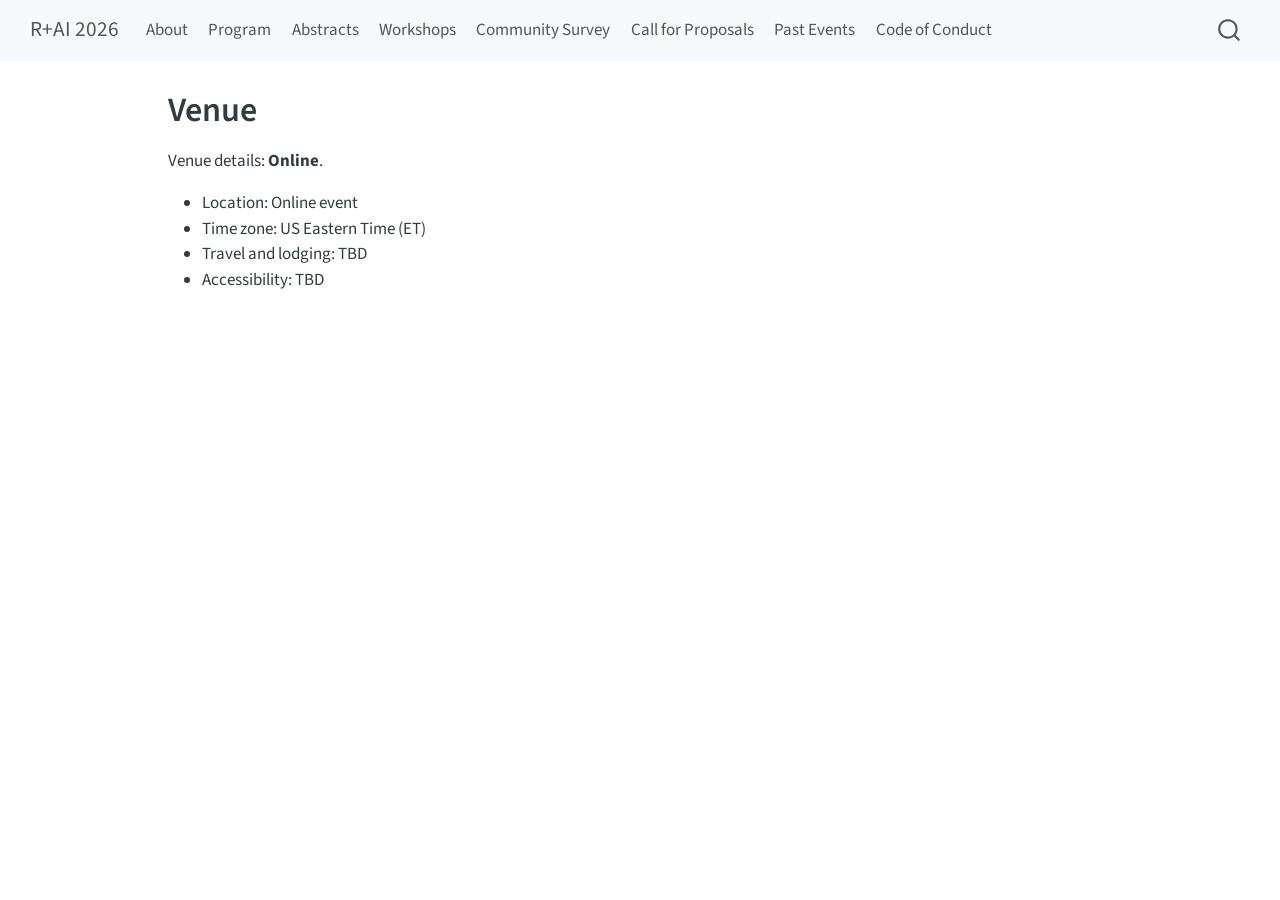
<file: venue.html>
<!DOCTYPE html>
<html xmlns="http://www.w3.org/1999/xhtml" lang="en" xml:lang="en"><head>

<meta charset="utf-8">
<meta name="generator" content="quarto-1.11.9">

<meta name="viewport" content="width=device-width, initial-scale=1.0, user-scalable=yes">


<title>Venue – R+AI 2026</title>
<style>
/* Default styles provided by pandoc.
** See https://pandoc.org/MANUAL.html#variables-for-html for config info.
*/
span.smallcaps{font-variant: small-caps;}
div.columns{display: flex; gap: 1.5em;}
div.column{flex: auto;}
@media screen {
div.columns{gap: min(4vw, 1.5em);}
div.column{overflow-x: auto;}
}
div.hanging-indent{margin-left: 1.5em; text-indent: -1.5em;}
ul.task-list{list-style: none;}
ul.task-list li input[type="checkbox"] {
  width: 0.8em;
  margin: 0 0.8em 0.2em -1em; /* quarto-specific, see https://github.com/quarto-dev/quarto-cli/issues/4556 */ 
  vertical-align: middle;
}
</style>


<script src="site_libs/quarto-nav/quarto-nav.js"></script>
<script src="site_libs/quarto-nav/headroom.min.js"></script>
<script src="site_libs/clipboard/clipboard.min.js"></script>
<script src="site_libs/quarto-search/autocomplete.umd.js"></script>
<script src="site_libs/quarto-search/fuse.min.js"></script>
<script src="site_libs/quarto-search/quarto-search.js"></script>
<meta name="quarto:offset" content="./">
<link href="./images/favicon.ico" rel="icon">
<script src="site_libs/quarto-html/quarto.js" type="module"></script>
<script src="site_libs/quarto-html/tabsets/tabsets.js" type="module"></script>
<script src="site_libs/quarto-html/scrollable-regions/scrollable-regions.js" type="module"></script>
<script src="site_libs/quarto-html/popper.min.js"></script>
<script src="site_libs/quarto-html/tippy.umd.min.js"></script>
<script src="site_libs/quarto-html/anchor.min.js"></script>
<link href="site_libs/quarto-html/tippy.css" rel="stylesheet">
<link href="site_libs/quarto-html/quarto-syntax-highlighting-63b5708e65d6cd79cd7618c58d0c21e7.css" rel="stylesheet" id="quarto-text-highlighting-styles">
<script src="site_libs/bootstrap/bootstrap.min.js"></script>
<link href="site_libs/bootstrap/bootstrap-icons.css" rel="stylesheet">
<link href="site_libs/bootstrap/bootstrap-8d3ad9c781c51ccd60b292c95058b2c2.min.css" rel="stylesheet" append-hash="true" id="quarto-bootstrap" data-mode="light">
<script id="quarto-search-options" type="application/json">{
  "location": "navbar",
  "copy-button": false,
  "collapse-after": 3,
  "panel-placement": "end",
  "type": "overlay",
  "limit": 50,
  "keyboard-shortcut": [
    "f",
    "/",
    "s"
  ],
  "show-item-context": false,
  "language": {
    "search-no-results-text": "No results",
    "search-matching-documents-text": "matching documents",
    "search-copy-link-title": "Copy link to search",
    "search-hide-matches-text": "Hide additional matches",
    "search-more-match-text": "more match in this document",
    "search-more-matches-text": "more matches in this document",
    "search-clear-button-title": "Clear",
    "search-text-placeholder": "",
    "search-detached-cancel-button-title": "Cancel",
    "search-submit-button-title": "Submit",
    "search-label": "Search"
  }
}</script>
<script async="" src="https://www.googletagmanager.com/gtag/js?id=G-B697SX1BNN"></script>

<script type="text/javascript">

window.dataLayer = window.dataLayer || [];
function gtag(){dataLayer.push(arguments);}
gtag('js', new Date());
gtag('config', 'G-B697SX1BNN', { 'anonymize_ip': true});
</script>


<link rel="stylesheet" href="styles.css">
<meta property="og:title" content="Venue – R+AI 2026">
<meta property="og:description" content="">
<meta property="og:image" content="https://rconsortium.github.io/RplusAI_website/images/rplusai-main-images-with-dates.png">
<meta property="og:site_name" content="R+AI 2026">
<meta property="og:image:height" content="509">
<meta property="og:image:width" content="1024">
<meta name="twitter:title" content="Venue – R+AI 2026">
<meta name="twitter:description" content="">
<meta name="twitter:image" content="https://rconsortium.github.io/RplusAI_website/images/rplusai-main-images-with-dates.png">
<meta name="twitter:card" content="summary_large_image">
</head>

<body class="nav-fixed quarto-light"><a id="quarto-skip-link" class="visually-hidden-focusable" href="#quarto-document-content">Skip to main content</a>

<div id="quarto-search-results"></div>
  <header id="quarto-header" class="headroom fixed-top">
    <nav class="navbar navbar-expand-lg " data-bs-theme="dark" aria-label="Site">
      <div class="navbar-container container-fluid">
      <div class="navbar-brand-container mx-auto">
    <a class="navbar-brand" href="./index.html">
    <span class="navbar-title">R+AI 2026</span>
    </a>
  </div>
          <button class="navbar-toggler" type="button" data-bs-toggle="collapse" data-bs-target="#navbarCollapse" aria-controls="navbarCollapse" aria-expanded="false" aria-label="Toggle navigation" onclick="if (window.quartoToggleHeadroom) { window.quartoToggleHeadroom(); }">
  <span class="navbar-toggler-icon"></span>
</button>
          <div class="collapse navbar-collapse" id="navbarCollapse">
            <ul class="navbar-nav navbar-nav-scroll me-auto">
  <li class="nav-item">
    <a class="nav-link" href="./about.html"> 
<span class="menu-text">About</span></a>
  </li>  
  <li class="nav-item">
    <a class="nav-link" href="./program.html"> 
<span class="menu-text">Program</span></a>
  </li>  
  <li class="nav-item">
    <a class="nav-link" href="./Abstracts.html"> 
<span class="menu-text">Abstracts</span></a>
  </li>  
  <li class="nav-item">
    <a class="nav-link" href="./workshops.html"> 
<span class="menu-text">Workshops</span></a>
  </li>  
  <li class="nav-item">
    <a class="nav-link" href="./survey.html"> 
<span class="menu-text">Community Survey</span></a>
  </li>  
  <li class="nav-item">
    <a class="nav-link" href="./cfp.html"> 
<span class="menu-text">Call for Proposals</span></a>
  </li>  
  <li class="nav-item">
    <a class="nav-link" href="./Events.html"> 
<span class="menu-text">Past Events</span></a>
  </li>  
  <li class="nav-item">
    <a class="nav-link" href="./attend.html"> 
<span class="menu-text">Code of Conduct</span></a>
  </li>  
</ul>
          </div> <!-- /navcollapse -->
            <div class="quarto-navbar-tools">
</div>
            <div id="quarto-search" class="" title="Search"></div>
      </div> <!-- /container-fluid -->
    </nav>
</header>
<!-- content -->
<div id="quarto-content" class="quarto-container page-columns page-rows-contents page-layout-article page-navbar">
<!-- sidebar -->
<!-- margin-sidebar -->
    <div id="quarto-margin-sidebar" class="sidebar margin-sidebar zindex-bottom">
        
    </div>
<!-- main -->
<main class="content" id="quarto-document-content" tabindex="-1">

<header id="title-block-header" class="quarto-title-block default">
<div class="quarto-title">
<h1 class="title">Venue</h1>
</div>



<div class="quarto-title-meta">

    
  
    
  </div>
  


</header>


<p>Venue details: <strong>Online</strong>.</p>
<ul>
<li>Location: Online event</li>
<li>Time zone: US Eastern Time (ET)</li>
<li>Travel and lodging: TBD</li>
<li>Accessibility: TBD</li>
</ul>



</main> <!-- /main -->
<script id="quarto-html-after-body" type="application/javascript">
  window.document.addEventListener("DOMContentLoaded", function (event) {
    const icon = "";
    const anchorJS = new window.AnchorJS();
    anchorJS.options = {
      placement: 'right',
      icon: icon
    };
    anchorJS.add('.anchored');
    const isCodeAnnotation = (el) => {
      for (const clz of el.classList) {
        if (clz.startsWith('code-annotation-')) {                     
          return true;
        }
      }
      return false;
    }
    const onCopySuccess = function(e) {
      // button target
      const button = e.trigger;
      // don't keep focus
      button.blur();
      // flash "checked"
      button.classList.add('code-copy-button-checked');
      var currentTitle = button.getAttribute("title");
      button.setAttribute("title", "Copied!");
      let tooltip;
      if (window.bootstrap) {
        button.setAttribute("data-bs-toggle", "tooltip");
        button.setAttribute("data-bs-placement", "left");
        button.setAttribute("data-bs-title", "Copied!");
        tooltip = new bootstrap.Tooltip(button, 
          { trigger: "manual", 
            customClass: "code-copy-button-tooltip",
            offset: [0, -8]});
        tooltip.show();    
      }
      setTimeout(function() {
        if (tooltip) {
          tooltip.hide();
          button.removeAttribute("data-bs-title");
          button.removeAttribute("data-bs-toggle");
          button.removeAttribute("data-bs-placement");
        }
        button.setAttribute("title", currentTitle);
        button.classList.remove('code-copy-button-checked');
      }, 1000);
      // clear code selection
      e.clearSelection();
    }
    const getTextToCopy = function(trigger) {
      const outerScaffold = trigger.parentElement.cloneNode(true);
      const codeEl = outerScaffold.querySelector('code');
      for (const childEl of codeEl.children) {
        if (isCodeAnnotation(childEl)) {
          childEl.remove();
        }
      }
      return codeEl.innerText;
    }
    const clipboard = new window.ClipboardJS('.code-copy-button:not([data-in-quarto-modal])', {
      text: getTextToCopy
    });
    clipboard.on('success', onCopySuccess);
    if (window.document.getElementById('quarto-embedded-source-code-modal')) {
      const clipboardModal = new window.ClipboardJS('.code-copy-button[data-in-quarto-modal]', {
        text: getTextToCopy,
        container: window.document.getElementById('quarto-embedded-source-code-modal')
      });
      clipboardModal.on('success', onCopySuccess);
    }
      var localhostRegex = new RegExp(/^(?:http|https):\/\/localhost\:?[0-9]*\//);
      var mailtoRegex = new RegExp(/^mailto:/);
        var filterRegex = new RegExp("https:\/\/rconsortium\.github\.io\/RplusAI_website\/");
      var isInternal = (href) => {
          return filterRegex.test(href) || localhostRegex.test(href) || mailtoRegex.test(href);
      }
      // Inspect non-navigation links and adorn them if external
      window.quartoDecorateExternalLinks = function (root) {
     var links = (root || window.document).querySelectorAll('a[href]:not(.nav-link):not(.navbar-brand):not(.toc-action):not(.sidebar-link):not(.sidebar-item-toggle):not(.pagination-link):not(.no-external):not([aria-hidden]):not(.dropdown-item):not(.quarto-navigation-tool):not(.about-link)');
      for (var i=0; i<links.length; i++) {
        const link = links[i];
        if (!isInternal(link.href)) {
          // undo the damage that might have been done by quarto-nav.js in the case of
          // links that we want to consider external
          if (link.dataset.originalHref !== undefined) {
            link.href = link.dataset.originalHref;
          }
          if (!link.classList.contains('no-external-icon')) {
          }
        }
      }
      };
      window.quartoDecorateExternalLinks(window.document);
    // Esc closes the popup (WCAG 1.4.13) and focus leaving both trigger and
    // popup closes it (WCAG 2.4.11); tippy handles neither for interactive popups.
    const hideOnEscAndFocusOut = {
      name: 'hideOnEscAndFocusOut',
      defaultValue: true,
      fn(instance) {
        const dismiss = () => {
          // A show scheduled by the trigger delay would otherwise reopen it
          instance.clearDelayTimeouts();
          instance.hide();
        };
        const onKeyDown = (event) => {
          if (event.key !== 'Escape') {
            return;
          }
          // Keep Esc from also reaching page handlers (e.g. reveal.js overview),
          // except an open reveal.js slide menu, which Esc should close too.
          // The menu handles keys only when its keyboard option is on.
          const menuHandlesEsc = window.Reveal?.getPlugin?.('menu')?.isOpen() &&
            window.Reveal.getConfig().menu?.keyboard !== false;
          if (!menuHandlesEsc) {
            event.stopPropagation();
          }
          if (instance.popper.contains(window.document.activeElement)) {
            // Disabled while refocusing so the focus trigger does not reopen it
            instance.disable();
            instance.reference.focus();
            instance.enable();
          }
          dismiss();
        };
        const onFocusOut = (event) => {
          const target = event.relatedTarget;
          if (target && !instance.reference.contains(target) &&
              !instance.popper.contains(target)) {
            dismiss();
          }
        };
        // On the trigger too: a click trigger (code-annotations: select) has no
        // blur handling. Attached for the instance's lifetime so leaving the
        // trigger also cancels a show still pending on the trigger delay.
        instance.reference.addEventListener('focusout', onFocusOut);
        return {
          onShow() {
            window.document.addEventListener('keydown', onKeyDown, true);
            instance.popper.addEventListener('focusout', onFocusOut);
          },
          onHide() {
            window.document.removeEventListener('keydown', onKeyDown, true);
            instance.popper.removeEventListener('focusout', onFocusOut);
          },
          onDestroy() {
            instance.reference.removeEventListener('focusout', onFocusOut);
          },
        };
      },
    };
    function tippyHover(el, contentFn, onTriggerFn, onUntriggerFn) {
      const config = {
        allowHTML: true,
        maxWidth: 500,
        delay: 100,
        arrow: false,
        appendTo: function(el) {
            return el.parentElement;
        },
        interactive: true,
        interactiveBorder: 10,
        theme: 'quarto',
        placement: 'bottom-start',
        plugins: [hideOnEscAndFocusOut],
      };
      if (contentFn) {
        config.content = contentFn;
      }
      if (onTriggerFn) {
        config.onTrigger = onTriggerFn;
      }
      if (onUntriggerFn) {
        config.onUntrigger = onUntriggerFn;
      }
      window.tippy(el, config); 
    }
    const noterefs = window.document.querySelectorAll('a[role="doc-noteref"]');
    for (var i=0; i<noterefs.length; i++) {
      const ref = noterefs[i];
      tippyHover(ref, function() {
        // use id or data attribute instead here
        let href = ref.getAttribute('data-footnote-href') || ref.getAttribute('href');
        try { href = new URL(href).hash; } catch {}
        const id = href.replace(/^#\/?/, "");
        const note = window.document.getElementById(id);
        if (note) {
          return note.innerHTML;
        } else {
          return "";
        }
      });
    }
    const xrefs = window.document.querySelectorAll('a.quarto-xref');
    const processXRef = (id, note) => {
      // Strip column container classes
      const stripColumnClz = (el) => {
        el.classList.remove("page-full", "page-columns");
        if (el.children) {
          for (const child of el.children) {
            stripColumnClz(child);
          }
        }
      }
      stripColumnClz(note)
      if (id === null || id.startsWith('sec-')) {
        // Special case sections, only their first couple elements
        const container = document.createElement("div");
        if (note.children && note.children.length > 2) {
          container.appendChild(note.children[0].cloneNode(true));
          for (let i = 1; i < note.children.length; i++) {
            const child = note.children[i];
            if (child.tagName === "P" && child.innerText === "") {
              continue;
            } else {
              container.appendChild(child.cloneNode(true));
              break;
            }
          }
          if (window.Quarto?.typesetMath) {
            window.Quarto.typesetMath(container);
          }
          return container.innerHTML
        } else {
          if (window.Quarto?.typesetMath) {
            window.Quarto.typesetMath(note);
          }
          return note.innerHTML;
        }
      } else {
        // Remove any anchor links if they are present
        const anchorLink = note.querySelector('a.anchorjs-link');
        if (anchorLink) {
          anchorLink.remove();
        }
        if (window.Quarto?.typesetMath) {
          window.Quarto.typesetMath(note);
        }
        if (note.classList.contains("callout")) {
          return note.outerHTML;
        } else {
          return note.innerHTML;
        }
      }
    }
    for (var i=0; i<xrefs.length; i++) {
      const xref = xrefs[i];
      tippyHover(xref, undefined, function(instance) {
        instance.disable();
        let url = xref.getAttribute('href');
        let hash = undefined; 
        if (url.startsWith('#')) {
          hash = url;
        } else {
          try { hash = new URL(url).hash; } catch {}
        }
        if (hash) {
          const id = hash.replace(/^#\/?/, "");
          const note = window.document.getElementById(id);
          if (note !== null) {
            try {
              const html = processXRef(id, note.cloneNode(true));
              instance.setContent(html);
            } finally {
              instance.enable();
              instance.show();
            }
          } else {
            // See if we can fetch this
            fetch(url.split('#')[0])
            .then(res => res.text())
            .then(html => {
              const parser = new DOMParser();
              const htmlDoc = parser.parseFromString(html, "text/html");
              const note = htmlDoc.getElementById(id);
              if (note !== null) {
                const html = processXRef(id, note);
                instance.setContent(html);
              } 
            }).finally(() => {
              instance.enable();
              instance.show();
            });
          }
        } else {
          // See if we can fetch a full url (with no hash to target)
          // This is a special case and we should probably do some content thinning / targeting
          fetch(url)
          .then(res => res.text())
          .then(html => {
            const parser = new DOMParser();
            const htmlDoc = parser.parseFromString(html, "text/html");
            const note = htmlDoc.querySelector('main.content');
            if (note !== null) {
              // This should only happen for chapter cross references
              // (since there is no id in the URL)
              // remove the first header
              if (note.children.length > 0 && note.children[0].tagName === "HEADER") {
                note.children[0].remove();
              }
              const html = processXRef(null, note);
              instance.setContent(html);
            } 
          }).finally(() => {
            instance.enable();
            instance.show();
          });
        }
      }, function(instance) {
      });
    }
        let selectedAnnoteEl;
        const selectorForAnnotation = ( cell, annotation) => {
          let cellAttr = 'data-code-cell="' + cell + '"';
          let lineAttr = 'data-code-annotation="' +  annotation + '"';
          const selector = 'span[' + cellAttr + '][' + lineAttr + ']';
          return selector;
        }
        const selectCodeLines = (annoteEl) => {
          const doc = window.document;
          const targetCell = annoteEl.getAttribute("data-target-cell");
          const targetAnnotation = annoteEl.getAttribute("data-target-annotation");
          const annoteSpan = window.document.querySelector(selectorForAnnotation(targetCell, targetAnnotation));
          const lines = annoteSpan.getAttribute("data-code-lines").split(",");
          const lineIds = lines.map((line) => {
            return targetCell + "-" + line;
          })
          // Each band is positioned against its own containing block, which is
          // not the offsetParent of the lines, so place it from client rects.
          const placeBand = (band, firstEl, lastEl, codeBlock) => {
            const container = band.offsetParent;
            if (container === null) {
              return;
            }
            const containerRect = container.getBoundingClientRect();
            // Reveal.js scales slides with a transform, so convert client
            // pixels back to the CSS pixels of the container.
            const scale = containerRect.height / container.offsetHeight || 1;
            const firstRect = firstEl.getBoundingClientRect();
            const lastRect = lastEl.getBoundingClientRect();
            const top = (firstRect.top - containerRect.top) / scale - container.clientTop + container.scrollTop;
            const height = (lastRect.bottom - firstRect.top) / scale;
            band.style.top = top - 2 + "px";
            band.style.height = height + 4 + "px";
            if (codeBlock) {
              // Without the copy button wrapper, the containing block is wider
              // than the code block, so span the code block explicitly.
              const blockRect = codeBlock.getBoundingClientRect();
              band.style.left = (blockRect.left - containerRect.left) / scale - container.clientLeft + container.scrollLeft + "px";
              band.style.width = blockRect.width / scale + "px";
            }
          };
          if (lineIds.length > 0) {
            const el = window.document.getElementById(lineIds[0]);
            const lastEl = window.document.getElementById(lineIds[lineIds.length - 1]);
            const parent = el.parentElement.parentElement;
            // cook up a div (if necessary) and position it
            let div = window.document.getElementById("code-annotation-line-highlight");
            if (div === null) {
              div = window.document.createElement("div");
              div.setAttribute("id", "code-annotation-line-highlight");
              div.style.position = 'absolute';
              parent.appendChild(div);
            }
            placeBand(div, el, lastEl, parent.closest("div.sourceCode") || parent);
            let gutterDiv = window.document.getElementById("code-annotation-line-highlight-gutter");
            if (gutterDiv === null) {
              gutterDiv = window.document.createElement("div");
              gutterDiv.setAttribute("id", "code-annotation-line-highlight-gutter");
              gutterDiv.style.position = 'absolute';
              const codeCell = window.document.getElementById(targetCell);
              const gutter = codeCell.querySelector('.code-annotation-gutter');
              gutter.appendChild(gutterDiv);
            }
            placeBand(gutterDiv, el, lastEl);
            selectedAnnoteEl = annoteEl;
          }
        };
        const unselectCodeLines = () => {
          const elementsIds = ["code-annotation-line-highlight", "code-annotation-line-highlight-gutter"];
          elementsIds.forEach((elId) => {
            const div = window.document.getElementById(elId);
            if (div) {
              div.remove();
            }
          });
          selectedAnnoteEl = undefined;
        };
          // Handle positioning of the toggle
      window.addEventListener(
        "resize",
        throttle(() => {
          elRect = undefined;
          if (selectedAnnoteEl) {
            selectCodeLines(selectedAnnoteEl);
          }
        }, 10)
      );
      function throttle(fn, ms) {
      let throttle = false;
      let timer;
        return (...args) => {
          if(!throttle) { // first call gets through
              fn.apply(this, args);
              throttle = true;
          } else { // all the others get throttled
              if(timer) clearTimeout(timer); // cancel #2
              timer = setTimeout(() => {
                fn.apply(this, args);
                timer = throttle = false;
              }, ms);
          }
        };
      }
        // Attach click handler to the DT
        const annoteDls = window.document.querySelectorAll('dt[data-target-cell]');
        for (const annoteDlNode of annoteDls) {
          annoteDlNode.addEventListener('click', (event) => {
            const clickedEl = event.target;
            if (clickedEl !== selectedAnnoteEl) {
              unselectCodeLines();
              const activeEl = window.document.querySelector('dt[data-target-cell].code-annotation-active');
              if (activeEl) {
                activeEl.classList.remove('code-annotation-active');
              }
              selectCodeLines(clickedEl);
              clickedEl.classList.add('code-annotation-active');
            } else {
              // Unselect the line
              unselectCodeLines();
              clickedEl.classList.remove('code-annotation-active');
            }
          });
        }
    const findCites = (el) => {
      const parentEl = el.parentElement;
      if (parentEl) {
        const cites = parentEl.dataset.cites;
        if (cites) {
          return {
            el,
            cites: cites.split(' ')
          };
        } else {
          return findCites(el.parentElement)
        }
      } else {
        return undefined;
      }
    };
    var bibliorefs = window.document.querySelectorAll('a[role="doc-biblioref"]');
    for (var i=0; i<bibliorefs.length; i++) {
      const ref = bibliorefs[i];
      const citeInfo = findCites(ref);
      if (citeInfo) {
        tippyHover(citeInfo.el, function() {
          var popup = window.document.createElement('div');
          citeInfo.cites.forEach(function(cite) {
            var citeDiv = window.document.createElement('div');
            citeDiv.classList.add('hanging-indent');
            citeDiv.classList.add('csl-entry');
            var biblioDiv = window.document.getElementById('ref-' + cite);
            if (biblioDiv) {
              citeDiv.innerHTML = biblioDiv.innerHTML;
            }
            popup.appendChild(citeDiv);
          });
          return popup.innerHTML;
        });
      }
    }
  });
  </script>
  <script type="application/javascript">
  window.quartoScrollableRegionsLabels = {"code":"Scrollable code","output":"Scrollable output"};
  </script>
</div> <!-- /content -->




</body></html>
</file>
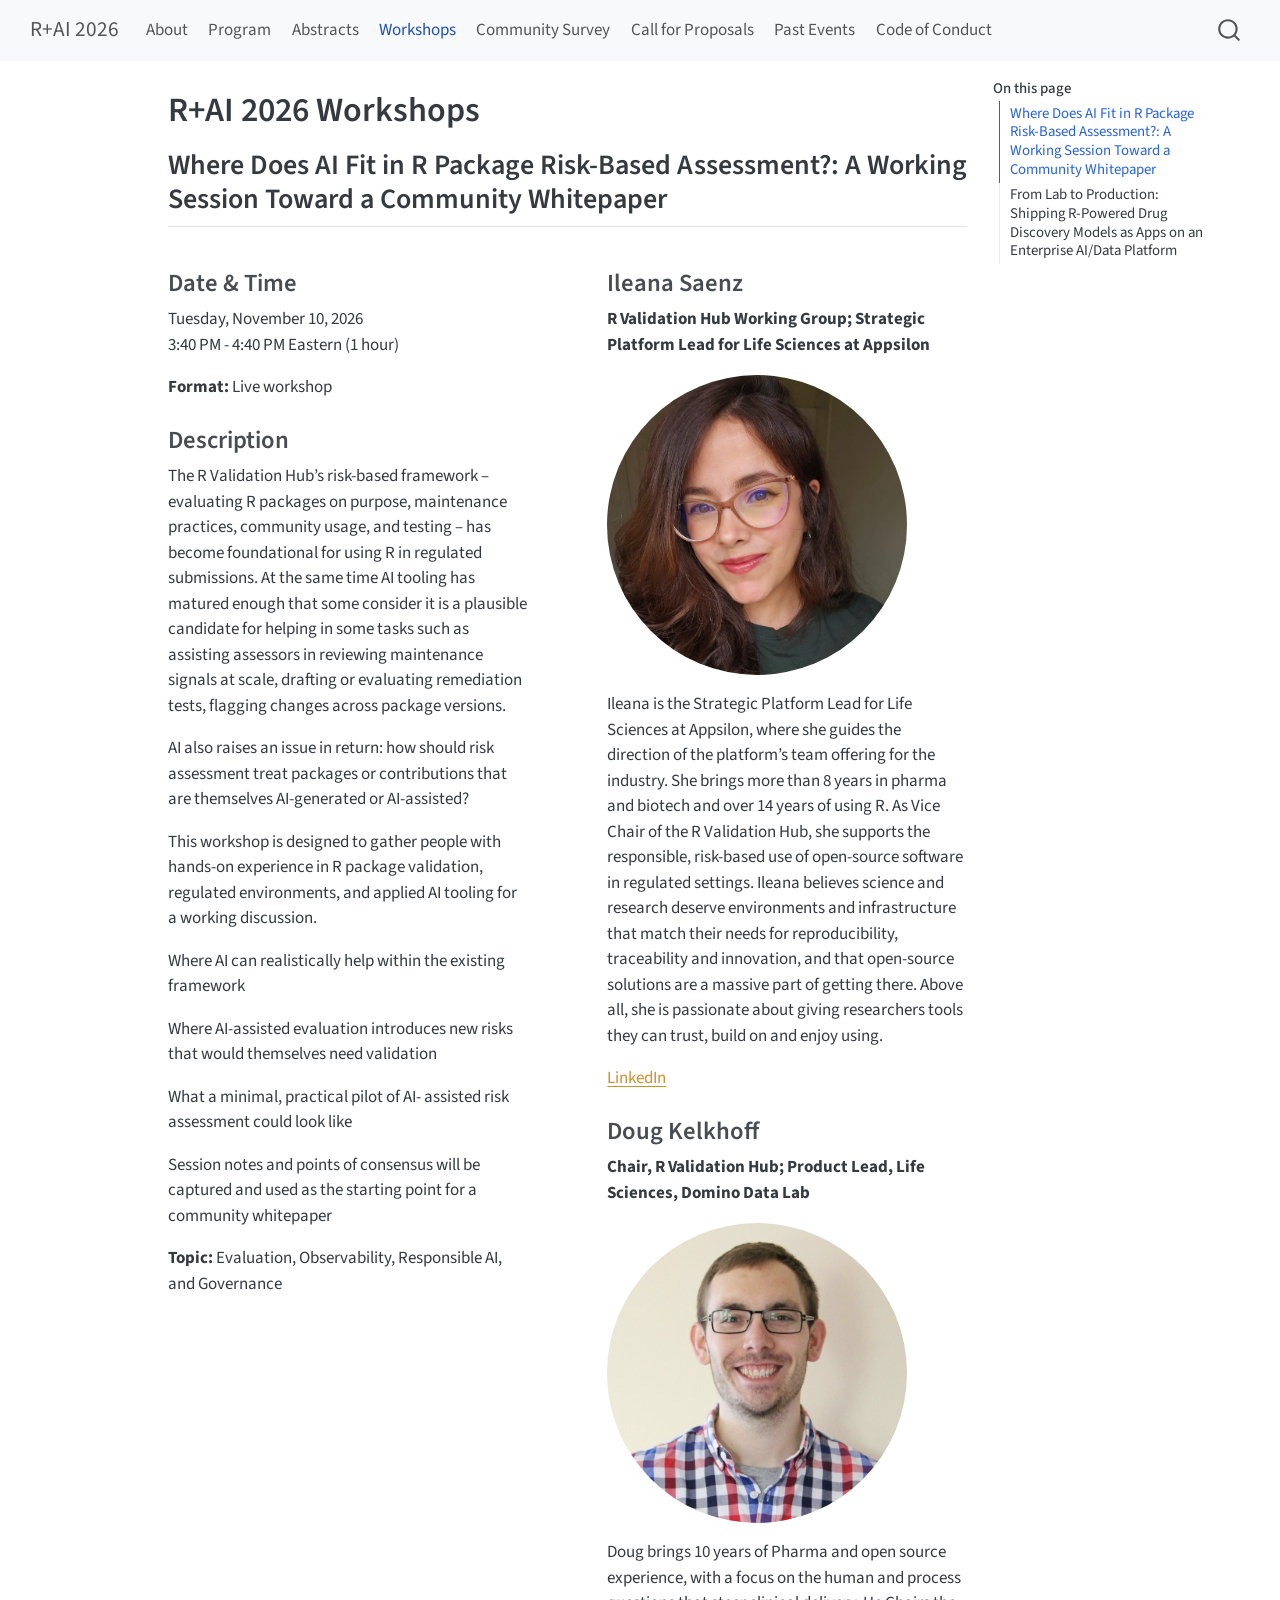
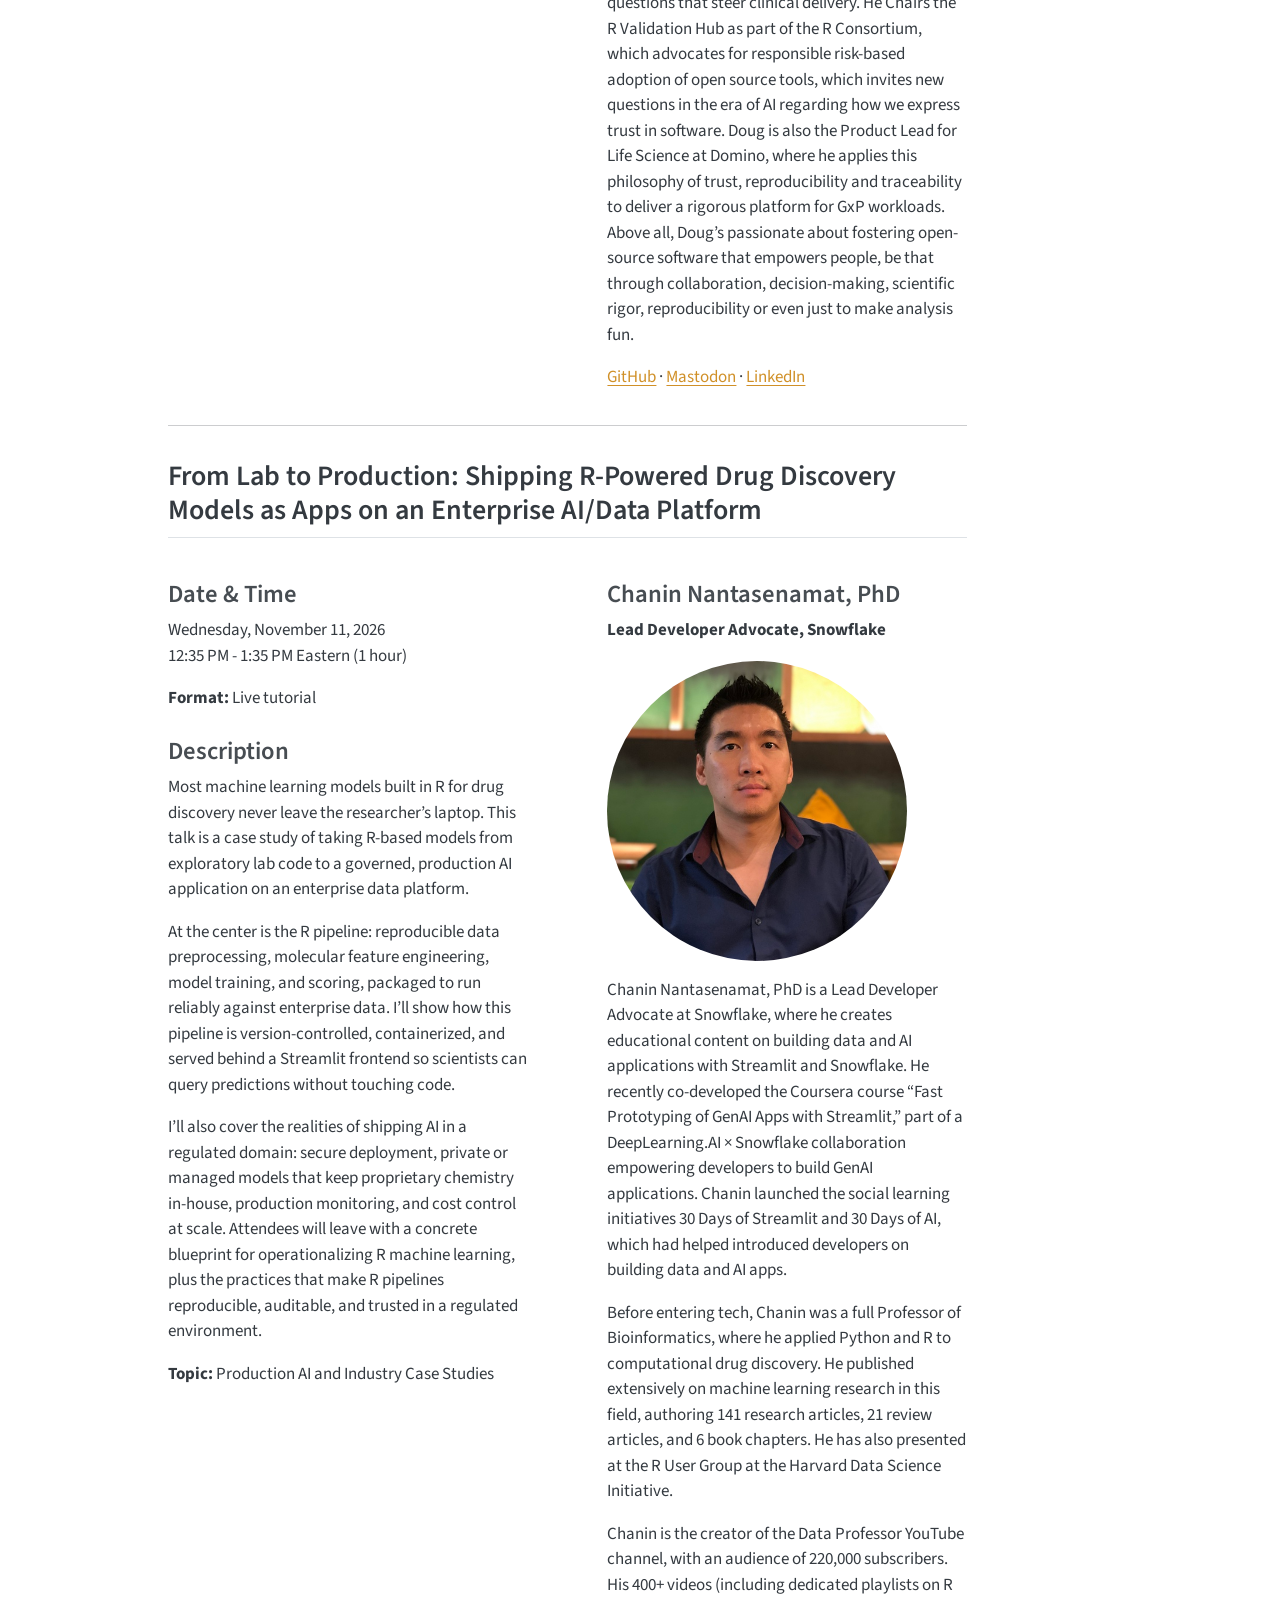
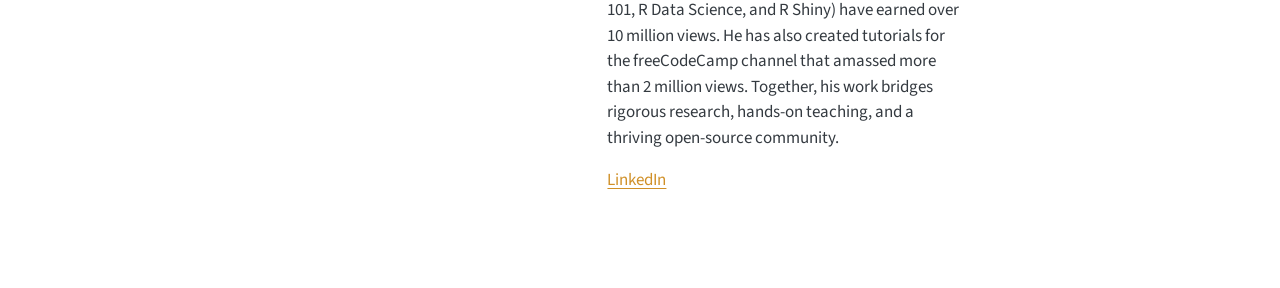
<file: workshops.html>
<!DOCTYPE html>
<html xmlns="http://www.w3.org/1999/xhtml" lang="en" xml:lang="en"><head>

<meta charset="utf-8">
<meta name="generator" content="quarto-1.11.9">

<meta name="viewport" content="width=device-width, initial-scale=1.0, user-scalable=yes">


<title>R+AI 2026 Workshops – R+AI 2026</title>
<style>
/* Default styles provided by pandoc.
** See https://pandoc.org/MANUAL.html#variables-for-html for config info.
*/
span.smallcaps{font-variant: small-caps;}
div.columns{display: flex; gap: 1.5em;}
div.column{flex: auto;}
@media screen {
div.columns{gap: min(4vw, 1.5em);}
div.column{overflow-x: auto;}
}
div.hanging-indent{margin-left: 1.5em; text-indent: -1.5em;}
ul.task-list{list-style: none;}
ul.task-list li input[type="checkbox"] {
  width: 0.8em;
  margin: 0 0.8em 0.2em -1em; /* quarto-specific, see https://github.com/quarto-dev/quarto-cli/issues/4556 */ 
  vertical-align: middle;
}
</style>


<script src="site_libs/quarto-nav/quarto-nav.js"></script>
<script src="site_libs/quarto-nav/headroom.min.js"></script>
<script src="site_libs/clipboard/clipboard.min.js"></script>
<script src="site_libs/quarto-search/autocomplete.umd.js"></script>
<script src="site_libs/quarto-search/fuse.min.js"></script>
<script src="site_libs/quarto-search/quarto-search.js"></script>
<meta name="quarto:offset" content="./">
<link href="./images/favicon.ico" rel="icon">
<script src="site_libs/quarto-html/quarto.js" type="module"></script>
<script src="site_libs/quarto-html/tabsets/tabsets.js" type="module"></script>
<script src="site_libs/quarto-html/scrollable-regions/scrollable-regions.js" type="module"></script>
<script src="site_libs/quarto-html/popper.min.js"></script>
<script src="site_libs/quarto-html/tippy.umd.min.js"></script>
<script src="site_libs/quarto-html/anchor.min.js"></script>
<link href="site_libs/quarto-html/tippy.css" rel="stylesheet">
<link href="site_libs/quarto-html/quarto-syntax-highlighting-63b5708e65d6cd79cd7618c58d0c21e7.css" rel="stylesheet" id="quarto-text-highlighting-styles">
<script src="site_libs/bootstrap/bootstrap.min.js"></script>
<link href="site_libs/bootstrap/bootstrap-icons.css" rel="stylesheet">
<link href="site_libs/bootstrap/bootstrap-8d3ad9c781c51ccd60b292c95058b2c2.min.css" rel="stylesheet" append-hash="true" id="quarto-bootstrap" data-mode="light">
<script id="quarto-search-options" type="application/json">{
  "location": "navbar",
  "copy-button": false,
  "collapse-after": 3,
  "panel-placement": "end",
  "type": "overlay",
  "limit": 50,
  "keyboard-shortcut": [
    "f",
    "/",
    "s"
  ],
  "show-item-context": false,
  "language": {
    "search-no-results-text": "No results",
    "search-matching-documents-text": "matching documents",
    "search-copy-link-title": "Copy link to search",
    "search-hide-matches-text": "Hide additional matches",
    "search-more-match-text": "more match in this document",
    "search-more-matches-text": "more matches in this document",
    "search-clear-button-title": "Clear",
    "search-text-placeholder": "",
    "search-detached-cancel-button-title": "Cancel",
    "search-submit-button-title": "Submit",
    "search-label": "Search"
  }
}</script>
<script async="" src="https://www.googletagmanager.com/gtag/js?id=G-B697SX1BNN"></script>

<script type="text/javascript">

window.dataLayer = window.dataLayer || [];
function gtag(){dataLayer.push(arguments);}
gtag('js', new Date());
gtag('config', 'G-B697SX1BNN', { 'anonymize_ip': true});
</script>


<link rel="stylesheet" href="styles.css">
<meta property="og:title" content="R+AI 2026 Workshops – R+AI 2026">
<meta property="og:image" content="https://rconsortium.github.io/RplusAI_website/images/ileana-saenz-soto.jpg">
<meta property="og:site_name" content="R+AI 2026">
<meta property="og:image:height" content="1024">
<meta property="og:image:width" content="767">
<meta name="twitter:title" content="R+AI 2026 Workshops – R+AI 2026">
<meta name="twitter:image" content="https://rconsortium.github.io/RplusAI_website/images/ileana-saenz-soto.jpg">
<meta name="twitter:card" content="summary_large_image">
</head>

<body class="nav-fixed quarto-light"><a id="quarto-skip-link" class="visually-hidden-focusable" href="#quarto-document-content">Skip to main content</a>

<div id="quarto-search-results"></div>
  <header id="quarto-header" class="headroom fixed-top">
    <nav class="navbar navbar-expand-lg " data-bs-theme="dark" aria-label="Site">
      <div class="navbar-container container-fluid">
      <div class="navbar-brand-container mx-auto">
    <a class="navbar-brand" href="./index.html">
    <span class="navbar-title">R+AI 2026</span>
    </a>
  </div>
          <button class="navbar-toggler" type="button" data-bs-toggle="collapse" data-bs-target="#navbarCollapse" aria-controls="navbarCollapse" aria-expanded="false" aria-label="Toggle navigation" onclick="if (window.quartoToggleHeadroom) { window.quartoToggleHeadroom(); }">
  <span class="navbar-toggler-icon"></span>
</button>
          <div class="collapse navbar-collapse" id="navbarCollapse">
            <ul class="navbar-nav navbar-nav-scroll me-auto">
  <li class="nav-item">
    <a class="nav-link" href="./about.html"> 
<span class="menu-text">About</span></a>
  </li>  
  <li class="nav-item">
    <a class="nav-link" href="./program.html"> 
<span class="menu-text">Program</span></a>
  </li>  
  <li class="nav-item">
    <a class="nav-link" href="./Abstracts.html"> 
<span class="menu-text">Abstracts</span></a>
  </li>  
  <li class="nav-item">
    <a class="nav-link active" href="./workshops.html" aria-current="page"> 
<span class="menu-text">Workshops</span></a>
  </li>  
  <li class="nav-item">
    <a class="nav-link" href="./survey.html"> 
<span class="menu-text">Community Survey</span></a>
  </li>  
  <li class="nav-item">
    <a class="nav-link" href="./cfp.html"> 
<span class="menu-text">Call for Proposals</span></a>
  </li>  
  <li class="nav-item">
    <a class="nav-link" href="./Events.html"> 
<span class="menu-text">Past Events</span></a>
  </li>  
  <li class="nav-item">
    <a class="nav-link" href="./attend.html"> 
<span class="menu-text">Code of Conduct</span></a>
  </li>  
</ul>
          </div> <!-- /navcollapse -->
            <div class="quarto-navbar-tools">
</div>
            <div id="quarto-search" class="" title="Search"></div>
      </div> <!-- /container-fluid -->
    </nav>
</header>
<!-- content -->
<div id="quarto-content" class="quarto-container page-columns page-rows-contents page-layout-article page-navbar">
<!-- sidebar -->
<!-- margin-sidebar -->
    <div id="quarto-margin-sidebar" class="sidebar margin-sidebar">
        <nav id="TOC" role="doc-toc" aria-labelledby="toc-title" class="toc-active">
    <h2 id="toc-title">On this page</h2>
   
  <ul>
  <li><a href="#where-does-ai-fit" id="toc-where-does-ai-fit" class="nav-link active" data-scroll-target="#where-does-ai-fit">Where Does AI Fit in R Package Risk-Based Assessment?: A Working Session Toward a Community Whitepaper</a></li>
  <li><a href="#from-lab-to-production-shipping-r-powered-drug-discovery-models-as-apps-on-an-enterprise-aidata-platform" id="toc-from-lab-to-production-shipping-r-powered-drug-discovery-models-as-apps-on-an-enterprise-aidata-platform" class="nav-link" data-scroll-target="#from-lab-to-production-shipping-r-powered-drug-discovery-models-as-apps-on-an-enterprise-aidata-platform">From Lab to Production: Shipping R-Powered Drug Discovery Models as Apps on an Enterprise AI/Data Platform</a></li>
  </ul>
</nav>
    </div>
<!-- main -->
<main class="content" id="quarto-document-content" tabindex="-1">

<header id="title-block-header" class="quarto-title-block default">
<div class="quarto-title">
<h1 class="title">R+AI 2026 Workshops</h1>
</div>



<div class="quarto-title-meta">

    
  
    
  </div>
  


</header>


<section id="where-does-ai-fit" class="level2">
<h2 class="anchored" data-anchor-id="where-does-ai-fit">Where Does AI Fit in R Package Risk-Based Assessment?: A Working Session Toward a Community Whitepaper</h2>
<div class="columns">
<div class="column" style="width:45%;">
<section id="date-time" class="level3">
<h3 class="anchored" data-anchor-id="date-time">Date &amp; Time</h3>
<p>Tuesday, November 10, 2026<br>
3:40 PM - 4:40 PM Eastern (1 hour)</p>
<p><strong>Format:</strong> Live workshop</p>
</section>
<section id="description" class="level3">
<h3 class="anchored" data-anchor-id="description">Description</h3>
<p>The R Validation Hub’s risk-based framework – evaluating R packages on purpose, maintenance practices, community usage, and testing – has become foundational for using R in regulated submissions. At the same time AI tooling has matured enough that some consider it is a plausible candidate for helping in some tasks such as assisting assessors in reviewing maintenance signals at scale, drafting or evaluating remediation tests, flagging changes across package versions.</p>
<p>AI also raises an issue in return: how should risk assessment treat packages or contributions that are themselves AI-generated or AI-assisted?</p>
<p>This workshop is designed to gather people with hands-on experience in R package validation, regulated environments, and applied AI tooling for a working discussion.</p>
<p>Where AI can realistically help within the existing framework</p>
<p>Where AI-assisted evaluation introduces new risks that would themselves need validation</p>
<p>What a minimal, practical pilot of AI- assisted risk assessment could look like</p>
<p>Session notes and points of consensus will be captured and used as the starting point for a community whitepaper</p>
<p><strong>Topic:</strong> Evaluation, Observability, Responsible AI, and Governance</p>
</section>
</div><div class="column" style="width:10%;">
<!-- empty column to create gap -->
</div><div class="column" style="width:45%;">
<section id="ileana-saenz" class="level3">
<h3 class="anchored" data-anchor-id="ileana-saenz">Ileana Saenz</h3>
<p><strong>R Validation Hub Working Group; Strategic Platform Lead for Life Sciences at Appsilon</strong></p>
<p><img src="images/ileana-saenz-soto.jpg" class="img-fluid" style="border-radius: 50%; width: 300px; height: 300px; object-fit: cover; object-position: center top;"></p>
<p>Ileana is the Strategic Platform Lead for Life Sciences at Appsilon, where she guides the direction of the platform’s team offering for the industry. She brings more than 8 years in pharma and biotech and over 14 years of using R. As Vice Chair of the R Validation Hub, she supports the responsible, risk-based use of open-source software in regulated settings. Ileana believes science and research deserve environments and infrastructure that match their needs for reproducibility, traceability and innovation, and that open-source solutions are a massive part of getting there. Above all, she is passionate about giving researchers tools they can trust, build on and enjoy using.</p>
<p><a href="https://www.linkedin.com/in/ileana-saenz-soto/">LinkedIn</a></p>
</section>
<section id="doug-kelkhoff" class="level3">
<h3 class="anchored" data-anchor-id="doug-kelkhoff">Doug Kelkhoff</h3>
<p><strong>Chair, R Validation Hub; Product Lead, Life Sciences, Domino Data Lab</strong></p>
<p><img src="images/doug-kelkhoff.jpg" class="img-fluid" style="border-radius: 50%; width: 300px; height: 300px; object-fit: cover;"></p>
<p>Doug brings 10 years of Pharma and open source experience, with a focus on the human and process questions that steer clinical delivery. He Chairs the R Validation Hub as part of the R Consortium, which advocates for responsible risk-based adoption of open source tools, which invites new questions in the era of AI regarding how we express trust in software. Doug is also the Product Lead for Life Science at Domino, where he applies this philosophy of trust, reproducibility and traceability to deliver a rigorous platform for GxP workloads. Above all, Doug’s passionate about fostering open-source software that empowers people, be that through collaboration, decision-making, scientific rigor, reproducibility or even just to make analysis fun.</p>
<p><a href="https://github.com/dgkf">GitHub</a> · <a href="https://fosstodon.org/@dgkf">Mastodon</a> · <a href="https://www.linkedin.com/in/doug-kelkhoff/">LinkedIn</a></p>
</section>
</div>
</div>
<hr>
<div id="from-lab-to-production">

</div>
</section>
<section id="from-lab-to-production-shipping-r-powered-drug-discovery-models-as-apps-on-an-enterprise-aidata-platform" class="level2">
<h2 class="anchored" data-anchor-id="from-lab-to-production-shipping-r-powered-drug-discovery-models-as-apps-on-an-enterprise-aidata-platform">From Lab to Production: Shipping R-Powered Drug Discovery Models as Apps on an Enterprise AI/Data Platform</h2>
<div class="columns">
<div class="column" style="width:45%;">
<section id="date-time-1" class="level3">
<h3 class="anchored" data-anchor-id="date-time-1">Date &amp; Time</h3>
<p>Wednesday, November 11, 2026<br>
12:35 PM - 1:35 PM Eastern (1 hour)</p>
<p><strong>Format:</strong> Live tutorial</p>
</section>
<section id="description-1" class="level3">
<h3 class="anchored" data-anchor-id="description-1">Description</h3>
<p>Most machine learning models built in R for drug discovery never leave the researcher’s laptop. This talk is a case study of taking R-based models from exploratory lab code to a governed, production AI application on an enterprise data platform.</p>
<p>At the center is the R pipeline: reproducible data preprocessing, molecular feature engineering, model training, and scoring, packaged to run reliably against enterprise data. I’ll show how this pipeline is version-controlled, containerized, and served behind a Streamlit frontend so scientists can query predictions without touching code.</p>
<p>I’ll also cover the realities of shipping AI in a regulated domain: secure deployment, private or managed models that keep proprietary chemistry in-house, production monitoring, and cost control at scale. Attendees will leave with a concrete blueprint for operationalizing R machine learning, plus the practices that make R pipelines reproducible, auditable, and trusted in a regulated environment.</p>
<p><strong>Topic:</strong> Production AI and Industry Case Studies</p>
</section>
</div><div class="column" style="width:10%;">
<!-- empty column to create gap -->
</div><div class="column" style="width:45%;">
<section id="chanin-nantasenamat-phd" class="level3">
<h3 class="anchored" data-anchor-id="chanin-nantasenamat-phd">Chanin Nantasenamat, PhD</h3>
<p><strong>Lead Developer Advocate, Snowflake</strong></p>
<p><img src="images/chanin-nantasenamat.jpg" class="img-fluid" style="border-radius: 50%; width: 300px; height: 300px; object-fit: cover;"></p>
<p>Chanin Nantasenamat, PhD is a Lead Developer Advocate at Snowflake, where he creates educational content on building data and AI applications with Streamlit and Snowflake. He recently co-developed the Coursera course “Fast Prototyping of GenAI Apps with Streamlit,” part of a DeepLearning.AI × Snowflake collaboration empowering developers to build GenAI applications. Chanin launched the social learning initiatives 30 Days of Streamlit and 30 Days of AI, which had helped introduced developers on building data and AI apps.</p>
<p>Before entering tech, Chanin was a full Professor of Bioinformatics, where he applied Python and R to computational drug discovery. He published extensively on machine learning research in this field, authoring 141 research articles, 21 review articles, and 6 book chapters. He has also presented at the R User Group at the Harvard Data Science Initiative.</p>
<p>Chanin is the creator of the Data Professor YouTube channel, with an audience of 220,000 subscribers. His 400+ videos (including dedicated playlists on R 101, R Data Science, and R Shiny) have earned over 10 million views. He has also created tutorials for the freeCodeCamp channel that amassed more than 2 million views. Together, his work bridges rigorous research, hands-on teaching, and a thriving open-source community.</p>
<p><a href="https://www.linkedin.com/in/chanin-nantasenamat/">LinkedIn</a></p>
</section>
</div>
</div>


</section>

</main> <!-- /main -->
<script id="quarto-html-after-body" type="application/javascript">
  window.document.addEventListener("DOMContentLoaded", function (event) {
    const icon = "";
    const anchorJS = new window.AnchorJS();
    anchorJS.options = {
      placement: 'right',
      icon: icon
    };
    anchorJS.add('.anchored');
    const isCodeAnnotation = (el) => {
      for (const clz of el.classList) {
        if (clz.startsWith('code-annotation-')) {                     
          return true;
        }
      }
      return false;
    }
    const onCopySuccess = function(e) {
      // button target
      const button = e.trigger;
      // don't keep focus
      button.blur();
      // flash "checked"
      button.classList.add('code-copy-button-checked');
      var currentTitle = button.getAttribute("title");
      button.setAttribute("title", "Copied!");
      let tooltip;
      if (window.bootstrap) {
        button.setAttribute("data-bs-toggle", "tooltip");
        button.setAttribute("data-bs-placement", "left");
        button.setAttribute("data-bs-title", "Copied!");
        tooltip = new bootstrap.Tooltip(button, 
          { trigger: "manual", 
            customClass: "code-copy-button-tooltip",
            offset: [0, -8]});
        tooltip.show();    
      }
      setTimeout(function() {
        if (tooltip) {
          tooltip.hide();
          button.removeAttribute("data-bs-title");
          button.removeAttribute("data-bs-toggle");
          button.removeAttribute("data-bs-placement");
        }
        button.setAttribute("title", currentTitle);
        button.classList.remove('code-copy-button-checked');
      }, 1000);
      // clear code selection
      e.clearSelection();
    }
    const getTextToCopy = function(trigger) {
      const outerScaffold = trigger.parentElement.cloneNode(true);
      const codeEl = outerScaffold.querySelector('code');
      for (const childEl of codeEl.children) {
        if (isCodeAnnotation(childEl)) {
          childEl.remove();
        }
      }
      return codeEl.innerText;
    }
    const clipboard = new window.ClipboardJS('.code-copy-button:not([data-in-quarto-modal])', {
      text: getTextToCopy
    });
    clipboard.on('success', onCopySuccess);
    if (window.document.getElementById('quarto-embedded-source-code-modal')) {
      const clipboardModal = new window.ClipboardJS('.code-copy-button[data-in-quarto-modal]', {
        text: getTextToCopy,
        container: window.document.getElementById('quarto-embedded-source-code-modal')
      });
      clipboardModal.on('success', onCopySuccess);
    }
      var localhostRegex = new RegExp(/^(?:http|https):\/\/localhost\:?[0-9]*\//);
      var mailtoRegex = new RegExp(/^mailto:/);
        var filterRegex = new RegExp("https:\/\/rconsortium\.github\.io\/RplusAI_website\/");
      var isInternal = (href) => {
          return filterRegex.test(href) || localhostRegex.test(href) || mailtoRegex.test(href);
      }
      // Inspect non-navigation links and adorn them if external
      window.quartoDecorateExternalLinks = function (root) {
     var links = (root || window.document).querySelectorAll('a[href]:not(.nav-link):not(.navbar-brand):not(.toc-action):not(.sidebar-link):not(.sidebar-item-toggle):not(.pagination-link):not(.no-external):not([aria-hidden]):not(.dropdown-item):not(.quarto-navigation-tool):not(.about-link)');
      for (var i=0; i<links.length; i++) {
        const link = links[i];
        if (!isInternal(link.href)) {
          // undo the damage that might have been done by quarto-nav.js in the case of
          // links that we want to consider external
          if (link.dataset.originalHref !== undefined) {
            link.href = link.dataset.originalHref;
          }
          if (!link.classList.contains('no-external-icon')) {
          }
        }
      }
      };
      window.quartoDecorateExternalLinks(window.document);
    // Esc closes the popup (WCAG 1.4.13) and focus leaving both trigger and
    // popup closes it (WCAG 2.4.11); tippy handles neither for interactive popups.
    const hideOnEscAndFocusOut = {
      name: 'hideOnEscAndFocusOut',
      defaultValue: true,
      fn(instance) {
        const dismiss = () => {
          // A show scheduled by the trigger delay would otherwise reopen it
          instance.clearDelayTimeouts();
          instance.hide();
        };
        const onKeyDown = (event) => {
          if (event.key !== 'Escape') {
            return;
          }
          // Keep Esc from also reaching page handlers (e.g. reveal.js overview),
          // except an open reveal.js slide menu, which Esc should close too.
          // The menu handles keys only when its keyboard option is on.
          const menuHandlesEsc = window.Reveal?.getPlugin?.('menu')?.isOpen() &&
            window.Reveal.getConfig().menu?.keyboard !== false;
          if (!menuHandlesEsc) {
            event.stopPropagation();
          }
          if (instance.popper.contains(window.document.activeElement)) {
            // Disabled while refocusing so the focus trigger does not reopen it
            instance.disable();
            instance.reference.focus();
            instance.enable();
          }
          dismiss();
        };
        const onFocusOut = (event) => {
          const target = event.relatedTarget;
          if (target && !instance.reference.contains(target) &&
              !instance.popper.contains(target)) {
            dismiss();
          }
        };
        // On the trigger too: a click trigger (code-annotations: select) has no
        // blur handling. Attached for the instance's lifetime so leaving the
        // trigger also cancels a show still pending on the trigger delay.
        instance.reference.addEventListener('focusout', onFocusOut);
        return {
          onShow() {
            window.document.addEventListener('keydown', onKeyDown, true);
            instance.popper.addEventListener('focusout', onFocusOut);
          },
          onHide() {
            window.document.removeEventListener('keydown', onKeyDown, true);
            instance.popper.removeEventListener('focusout', onFocusOut);
          },
          onDestroy() {
            instance.reference.removeEventListener('focusout', onFocusOut);
          },
        };
      },
    };
    function tippyHover(el, contentFn, onTriggerFn, onUntriggerFn) {
      const config = {
        allowHTML: true,
        maxWidth: 500,
        delay: 100,
        arrow: false,
        appendTo: function(el) {
            return el.parentElement;
        },
        interactive: true,
        interactiveBorder: 10,
        theme: 'quarto',
        placement: 'bottom-start',
        plugins: [hideOnEscAndFocusOut],
      };
      if (contentFn) {
        config.content = contentFn;
      }
      if (onTriggerFn) {
        config.onTrigger = onTriggerFn;
      }
      if (onUntriggerFn) {
        config.onUntrigger = onUntriggerFn;
      }
      window.tippy(el, config); 
    }
    const noterefs = window.document.querySelectorAll('a[role="doc-noteref"]');
    for (var i=0; i<noterefs.length; i++) {
      const ref = noterefs[i];
      tippyHover(ref, function() {
        // use id or data attribute instead here
        let href = ref.getAttribute('data-footnote-href') || ref.getAttribute('href');
        try { href = new URL(href).hash; } catch {}
        const id = href.replace(/^#\/?/, "");
        const note = window.document.getElementById(id);
        if (note) {
          return note.innerHTML;
        } else {
          return "";
        }
      });
    }
    const xrefs = window.document.querySelectorAll('a.quarto-xref');
    const processXRef = (id, note) => {
      // Strip column container classes
      const stripColumnClz = (el) => {
        el.classList.remove("page-full", "page-columns");
        if (el.children) {
          for (const child of el.children) {
            stripColumnClz(child);
          }
        }
      }
      stripColumnClz(note)
      if (id === null || id.startsWith('sec-')) {
        // Special case sections, only their first couple elements
        const container = document.createElement("div");
        if (note.children && note.children.length > 2) {
          container.appendChild(note.children[0].cloneNode(true));
          for (let i = 1; i < note.children.length; i++) {
            const child = note.children[i];
            if (child.tagName === "P" && child.innerText === "") {
              continue;
            } else {
              container.appendChild(child.cloneNode(true));
              break;
            }
          }
          if (window.Quarto?.typesetMath) {
            window.Quarto.typesetMath(container);
          }
          return container.innerHTML
        } else {
          if (window.Quarto?.typesetMath) {
            window.Quarto.typesetMath(note);
          }
          return note.innerHTML;
        }
      } else {
        // Remove any anchor links if they are present
        const anchorLink = note.querySelector('a.anchorjs-link');
        if (anchorLink) {
          anchorLink.remove();
        }
        if (window.Quarto?.typesetMath) {
          window.Quarto.typesetMath(note);
        }
        if (note.classList.contains("callout")) {
          return note.outerHTML;
        } else {
          return note.innerHTML;
        }
      }
    }
    for (var i=0; i<xrefs.length; i++) {
      const xref = xrefs[i];
      tippyHover(xref, undefined, function(instance) {
        instance.disable();
        let url = xref.getAttribute('href');
        let hash = undefined; 
        if (url.startsWith('#')) {
          hash = url;
        } else {
          try { hash = new URL(url).hash; } catch {}
        }
        if (hash) {
          const id = hash.replace(/^#\/?/, "");
          const note = window.document.getElementById(id);
          if (note !== null) {
            try {
              const html = processXRef(id, note.cloneNode(true));
              instance.setContent(html);
            } finally {
              instance.enable();
              instance.show();
            }
          } else {
            // See if we can fetch this
            fetch(url.split('#')[0])
            .then(res => res.text())
            .then(html => {
              const parser = new DOMParser();
              const htmlDoc = parser.parseFromString(html, "text/html");
              const note = htmlDoc.getElementById(id);
              if (note !== null) {
                const html = processXRef(id, note);
                instance.setContent(html);
              } 
            }).finally(() => {
              instance.enable();
              instance.show();
            });
          }
        } else {
          // See if we can fetch a full url (with no hash to target)
          // This is a special case and we should probably do some content thinning / targeting
          fetch(url)
          .then(res => res.text())
          .then(html => {
            const parser = new DOMParser();
            const htmlDoc = parser.parseFromString(html, "text/html");
            const note = htmlDoc.querySelector('main.content');
            if (note !== null) {
              // This should only happen for chapter cross references
              // (since there is no id in the URL)
              // remove the first header
              if (note.children.length > 0 && note.children[0].tagName === "HEADER") {
                note.children[0].remove();
              }
              const html = processXRef(null, note);
              instance.setContent(html);
            } 
          }).finally(() => {
            instance.enable();
            instance.show();
          });
        }
      }, function(instance) {
      });
    }
        let selectedAnnoteEl;
        const selectorForAnnotation = ( cell, annotation) => {
          let cellAttr = 'data-code-cell="' + cell + '"';
          let lineAttr = 'data-code-annotation="' +  annotation + '"';
          const selector = 'span[' + cellAttr + '][' + lineAttr + ']';
          return selector;
        }
        const selectCodeLines = (annoteEl) => {
          const doc = window.document;
          const targetCell = annoteEl.getAttribute("data-target-cell");
          const targetAnnotation = annoteEl.getAttribute("data-target-annotation");
          const annoteSpan = window.document.querySelector(selectorForAnnotation(targetCell, targetAnnotation));
          const lines = annoteSpan.getAttribute("data-code-lines").split(",");
          const lineIds = lines.map((line) => {
            return targetCell + "-" + line;
          })
          // Each band is positioned against its own containing block, which is
          // not the offsetParent of the lines, so place it from client rects.
          const placeBand = (band, firstEl, lastEl, codeBlock) => {
            const container = band.offsetParent;
            if (container === null) {
              return;
            }
            const containerRect = container.getBoundingClientRect();
            // Reveal.js scales slides with a transform, so convert client
            // pixels back to the CSS pixels of the container.
            const scale = containerRect.height / container.offsetHeight || 1;
            const firstRect = firstEl.getBoundingClientRect();
            const lastRect = lastEl.getBoundingClientRect();
            const top = (firstRect.top - containerRect.top) / scale - container.clientTop + container.scrollTop;
            const height = (lastRect.bottom - firstRect.top) / scale;
            band.style.top = top - 2 + "px";
            band.style.height = height + 4 + "px";
            if (codeBlock) {
              // Without the copy button wrapper, the containing block is wider
              // than the code block, so span the code block explicitly.
              const blockRect = codeBlock.getBoundingClientRect();
              band.style.left = (blockRect.left - containerRect.left) / scale - container.clientLeft + container.scrollLeft + "px";
              band.style.width = blockRect.width / scale + "px";
            }
          };
          if (lineIds.length > 0) {
            const el = window.document.getElementById(lineIds[0]);
            const lastEl = window.document.getElementById(lineIds[lineIds.length - 1]);
            const parent = el.parentElement.parentElement;
            // cook up a div (if necessary) and position it
            let div = window.document.getElementById("code-annotation-line-highlight");
            if (div === null) {
              div = window.document.createElement("div");
              div.setAttribute("id", "code-annotation-line-highlight");
              div.style.position = 'absolute';
              parent.appendChild(div);
            }
            placeBand(div, el, lastEl, parent.closest("div.sourceCode") || parent);
            let gutterDiv = window.document.getElementById("code-annotation-line-highlight-gutter");
            if (gutterDiv === null) {
              gutterDiv = window.document.createElement("div");
              gutterDiv.setAttribute("id", "code-annotation-line-highlight-gutter");
              gutterDiv.style.position = 'absolute';
              const codeCell = window.document.getElementById(targetCell);
              const gutter = codeCell.querySelector('.code-annotation-gutter');
              gutter.appendChild(gutterDiv);
            }
            placeBand(gutterDiv, el, lastEl);
            selectedAnnoteEl = annoteEl;
          }
        };
        const unselectCodeLines = () => {
          const elementsIds = ["code-annotation-line-highlight", "code-annotation-line-highlight-gutter"];
          elementsIds.forEach((elId) => {
            const div = window.document.getElementById(elId);
            if (div) {
              div.remove();
            }
          });
          selectedAnnoteEl = undefined;
        };
          // Handle positioning of the toggle
      window.addEventListener(
        "resize",
        throttle(() => {
          elRect = undefined;
          if (selectedAnnoteEl) {
            selectCodeLines(selectedAnnoteEl);
          }
        }, 10)
      );
      function throttle(fn, ms) {
      let throttle = false;
      let timer;
        return (...args) => {
          if(!throttle) { // first call gets through
              fn.apply(this, args);
              throttle = true;
          } else { // all the others get throttled
              if(timer) clearTimeout(timer); // cancel #2
              timer = setTimeout(() => {
                fn.apply(this, args);
                timer = throttle = false;
              }, ms);
          }
        };
      }
        // Attach click handler to the DT
        const annoteDls = window.document.querySelectorAll('dt[data-target-cell]');
        for (const annoteDlNode of annoteDls) {
          annoteDlNode.addEventListener('click', (event) => {
            const clickedEl = event.target;
            if (clickedEl !== selectedAnnoteEl) {
              unselectCodeLines();
              const activeEl = window.document.querySelector('dt[data-target-cell].code-annotation-active');
              if (activeEl) {
                activeEl.classList.remove('code-annotation-active');
              }
              selectCodeLines(clickedEl);
              clickedEl.classList.add('code-annotation-active');
            } else {
              // Unselect the line
              unselectCodeLines();
              clickedEl.classList.remove('code-annotation-active');
            }
          });
        }
    const findCites = (el) => {
      const parentEl = el.parentElement;
      if (parentEl) {
        const cites = parentEl.dataset.cites;
        if (cites) {
          return {
            el,
            cites: cites.split(' ')
          };
        } else {
          return findCites(el.parentElement)
        }
      } else {
        return undefined;
      }
    };
    var bibliorefs = window.document.querySelectorAll('a[role="doc-biblioref"]');
    for (var i=0; i<bibliorefs.length; i++) {
      const ref = bibliorefs[i];
      const citeInfo = findCites(ref);
      if (citeInfo) {
        tippyHover(citeInfo.el, function() {
          var popup = window.document.createElement('div');
          citeInfo.cites.forEach(function(cite) {
            var citeDiv = window.document.createElement('div');
            citeDiv.classList.add('hanging-indent');
            citeDiv.classList.add('csl-entry');
            var biblioDiv = window.document.getElementById('ref-' + cite);
            if (biblioDiv) {
              citeDiv.innerHTML = biblioDiv.innerHTML;
            }
            popup.appendChild(citeDiv);
          });
          return popup.innerHTML;
        });
      }
    }
  });
  </script>
  <script type="application/javascript">
  window.quartoScrollableRegionsLabels = {"code":"Scrollable code","output":"Scrollable output"};
  </script>
</div> <!-- /content -->




</body></html>
</file>
<file: site_libs/quarto-html/tippy.css>
.tippy-box[data-animation=fade][data-state=hidden]{opacity:0}[data-tippy-root]{max-width:calc(100vw - 10px)}.tippy-box{position:relative;background-color:#333;color:#fff;border-radius:4px;font-size:14px;line-height:1.4;white-space:normal;outline:0;transition-property:transform,visibility,opacity}.tippy-box[data-placement^=top]>.tippy-arrow{bottom:0}.tippy-box[data-placement^=top]>.tippy-arrow:before{bottom:-7px;left:0;border-width:8px 8px 0;border-top-color:initial;transform-origin:center top}.tippy-box[data-placement^=bottom]>.tippy-arrow{top:0}.tippy-box[data-placement^=bottom]>.tippy-arrow:before{top:-7px;left:0;border-width:0 8px 8px;border-bottom-color:initial;transform-origin:center bottom}.tippy-box[data-placement^=left]>.tippy-arrow{right:0}.tippy-box[data-placement^=left]>.tippy-arrow:before{border-width:8px 0 8px 8px;border-left-color:initial;right:-7px;transform-origin:center left}.tippy-box[data-placement^=right]>.tippy-arrow{left:0}.tippy-box[data-placement^=right]>.tippy-arrow:before{left:-7px;border-width:8px 8px 8px 0;border-right-color:initial;transform-origin:center right}.tippy-box[data-inertia][data-state=visible]{transition-timing-function:cubic-bezier(.54,1.5,.38,1.11)}.tippy-arrow{width:16px;height:16px;color:#333}.tippy-arrow:before{content:"";position:absolute;border-color:transparent;border-style:solid}.tippy-content{position:relative;padding:5px 9px;z-index:1}
</file>
<file: site_libs/quarto-html/quarto-syntax-highlighting-63b5708e65d6cd79cd7618c58d0c21e7.css>
/* quarto syntax highlight colors */
:root {
  --quarto-hl-ot-color: #003B4F;
  --quarto-hl-at-color: #657422;
  --quarto-hl-ss-color: #20794D;
  --quarto-hl-an-color: #5E5E5E;
  --quarto-hl-fu-color: #4758AB;
  --quarto-hl-st-color: #20794D;
  --quarto-hl-cf-color: #003B4F;
  --quarto-hl-op-color: #5E5E5E;
  --quarto-hl-er-color: #AD0000;
  --quarto-hl-bn-color: #AD0000;
  --quarto-hl-al-color: #AD0000;
  --quarto-hl-va-color: #111111;
  --quarto-hl-bu-color: inherit;
  --quarto-hl-ex-color: inherit;
  --quarto-hl-pp-color: #AD0000;
  --quarto-hl-in-color: #5E5E5E;
  --quarto-hl-vs-color: #20794D;
  --quarto-hl-wa-color: #5E5E5E;
  --quarto-hl-do-color: #5E5E5E;
  --quarto-hl-im-color: #00769E;
  --quarto-hl-ch-color: #20794D;
  --quarto-hl-dt-color: #AD0000;
  --quarto-hl-fl-color: #AD0000;
  --quarto-hl-co-color: #5E5E5E;
  --quarto-hl-cv-color: #5E5E5E;
  --quarto-hl-cn-color: #8f5902;
  --quarto-hl-sc-color: #5E5E5E;
  --quarto-hl-dv-color: #AD0000;
  --quarto-hl-kw-color: #003B4F;
}

/* other quarto variables */
:root {
  --quarto-font-monospace: SFMono-Regular, Menlo, Monaco, Consolas, "Liberation Mono", "Courier New", monospace;
}

/* syntax highlight based on Pandoc's rules */
pre > code.sourceCode > span {
  color: #003B4F;
}

code.sourceCode > span {
  color: #003B4F;
}

div.sourceCode,
div.sourceCode pre.sourceCode {
  color: #003B4F;
}

/* Normal */
code span {
  color: #003B4F;
}

/* Alert */
code span.al {
  color: #AD0000;
  font-style: inherit;
}

/* Annotation */
code span.an {
  color: #5E5E5E;
  font-style: inherit;
}

/* Attribute */
code span.at {
  color: #657422;
  font-style: inherit;
}

/* BaseN */
code span.bn {
  color: #AD0000;
  font-style: inherit;
}

/* BuiltIn */
code span.bu {
  font-style: inherit;
}

/* ControlFlow */
code span.cf {
  color: #003B4F;
  font-weight: bold;
  font-style: inherit;
}

/* Char */
code span.ch {
  color: #20794D;
  font-style: inherit;
}

/* Constant */
code span.cn {
  color: #8f5902;
  font-style: inherit;
}

/* Comment */
code span.co {
  color: #5E5E5E;
  font-style: inherit;
}

/* CommentVar */
code span.cv {
  color: #5E5E5E;
  font-style: italic;
}

/* Documentation */
code span.do {
  color: #5E5E5E;
  font-style: italic;
}

/* DataType */
code span.dt {
  color: #AD0000;
  font-style: inherit;
}

/* DecVal */
code span.dv {
  color: #AD0000;
  font-style: inherit;
}

/* Error */
code span.er {
  color: #AD0000;
  font-style: inherit;
}

/* Extension */
code span.ex {
  font-style: inherit;
}

/* Float */
code span.fl {
  color: #AD0000;
  font-style: inherit;
}

/* Function */
code span.fu {
  color: #4758AB;
  font-style: inherit;
}

/* Import */
code span.im {
  color: #00769E;
  font-style: inherit;
}

/* Information */
code span.in {
  color: #5E5E5E;
  font-style: inherit;
}

/* Keyword */
code span.kw {
  color: #003B4F;
  font-weight: bold;
  font-style: inherit;
}

/* Operator */
code span.op {
  color: #5E5E5E;
  font-style: inherit;
}

/* Other */
code span.ot {
  color: #003B4F;
  font-style: inherit;
}

/* Preprocessor */
code span.pp {
  color: #AD0000;
  font-style: inherit;
}

/* SpecialChar */
code span.sc {
  color: #5E5E5E;
  font-style: inherit;
}

/* SpecialString */
code span.ss {
  color: #20794D;
  font-style: inherit;
}

/* String */
code span.st {
  color: #20794D;
  font-style: inherit;
}

/* Variable */
code span.va {
  color: #111111;
  font-style: inherit;
}

/* VerbatimString */
code span.vs {
  color: #20794D;
  font-style: inherit;
}

/* Warning */
code span.wa {
  color: #5E5E5E;
  font-style: italic;
}

.prevent-inlining {
  content: "</";
}

/*# sourceMappingURL=054cc16b9e9817627be6994582d2ffb5.css.map */
</file>
<file: styles.css>
/* R+AI brand mustard (hex logo fill) */
:root {
  --rai-mustard: #D09028;
  --rai-mustard-hover: #B87C1F;
}

a {
  color: var(--rai-mustard);
}

a:hover,
a:focus {
  color: var(--rai-mustard-hover);
}

.btn-rai-mustard,
button.btn-rai-mustard {
  background-color: var(--rai-mustard) !important;
  border-color: var(--rai-mustard) !important;
  color: #fff !important;
}

.btn-rai-mustard:hover,
button.btn-rai-mustard:hover,
.btn-rai-mustard:focus,
button.btn-rai-mustard:focus {
  background-color: var(--rai-mustard-hover) !important;
  border-color: var(--rai-mustard-hover) !important;
  color: #fff !important;
}

.btn-rai-mustard.btn-rai-lg {
  font-size: 2rem;
  padding: 0.75rem 1.5rem;
  line-height: 1.2;
}
</file>
